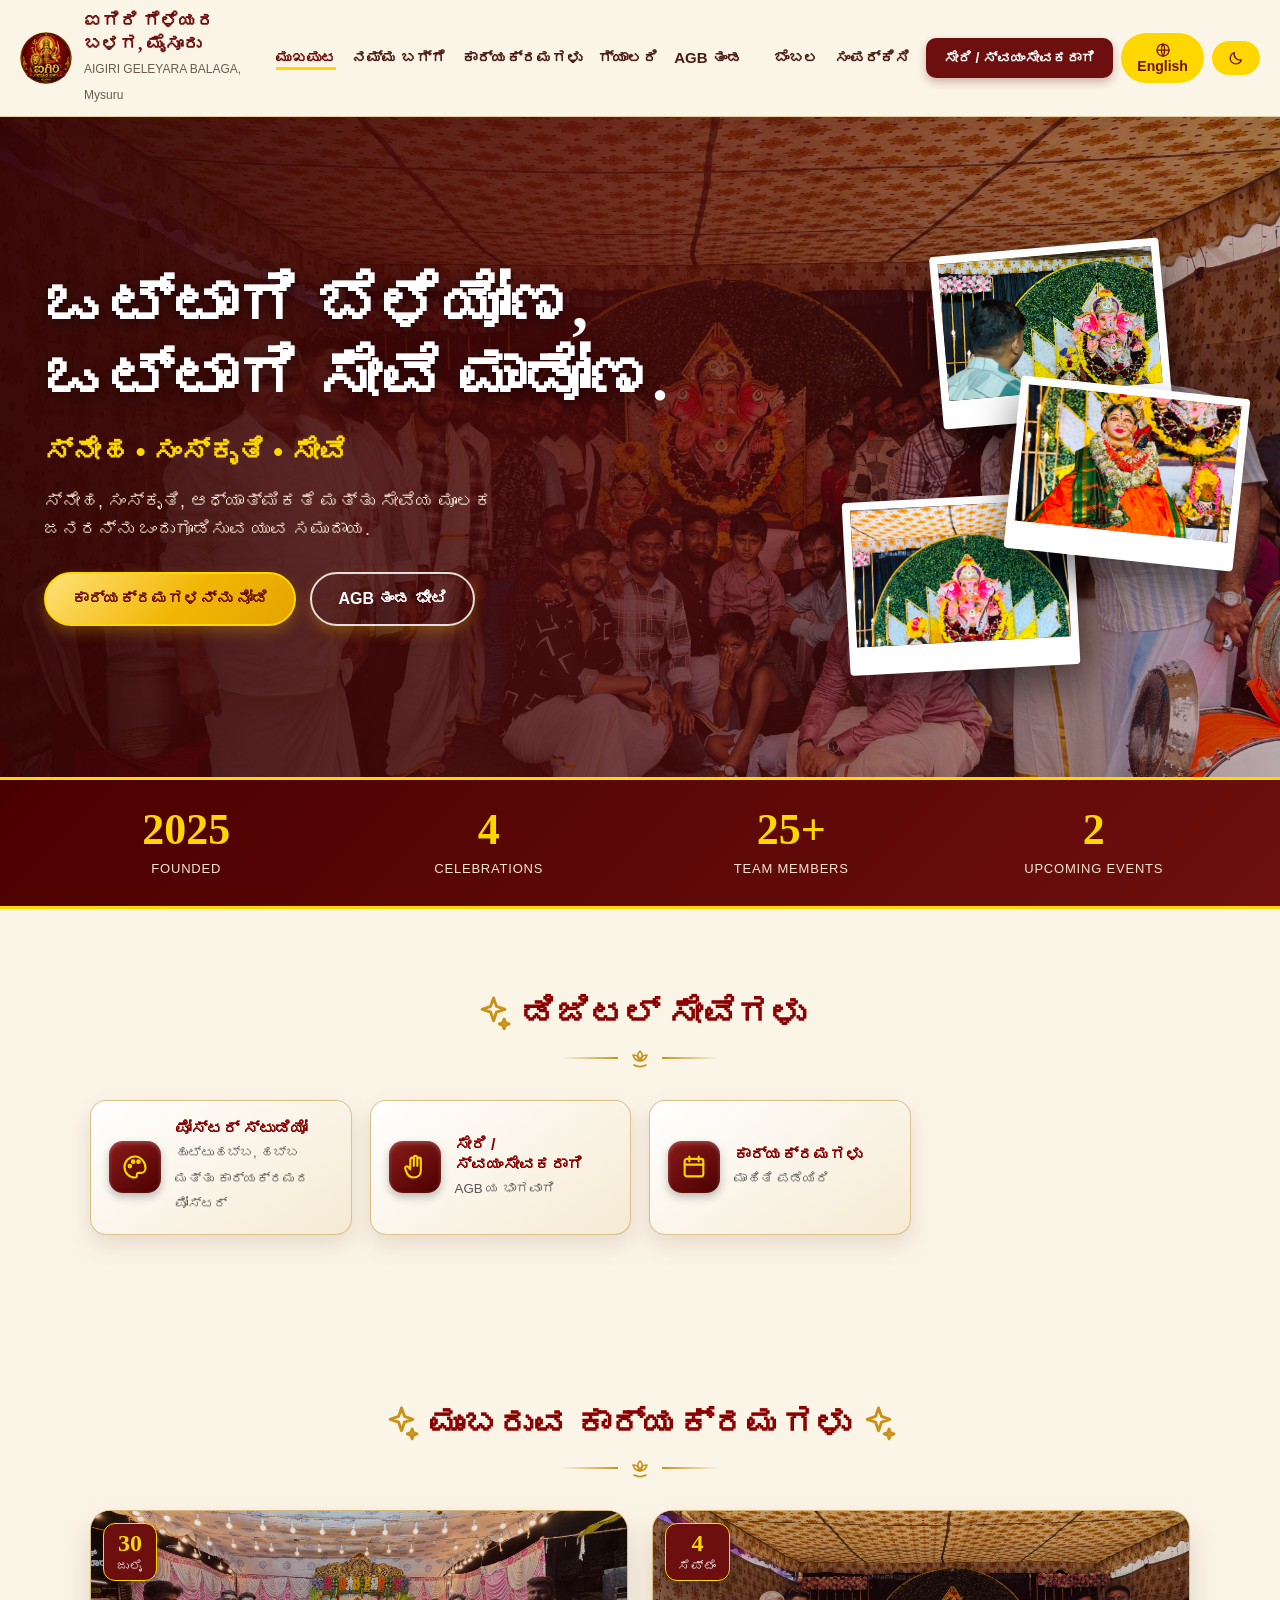
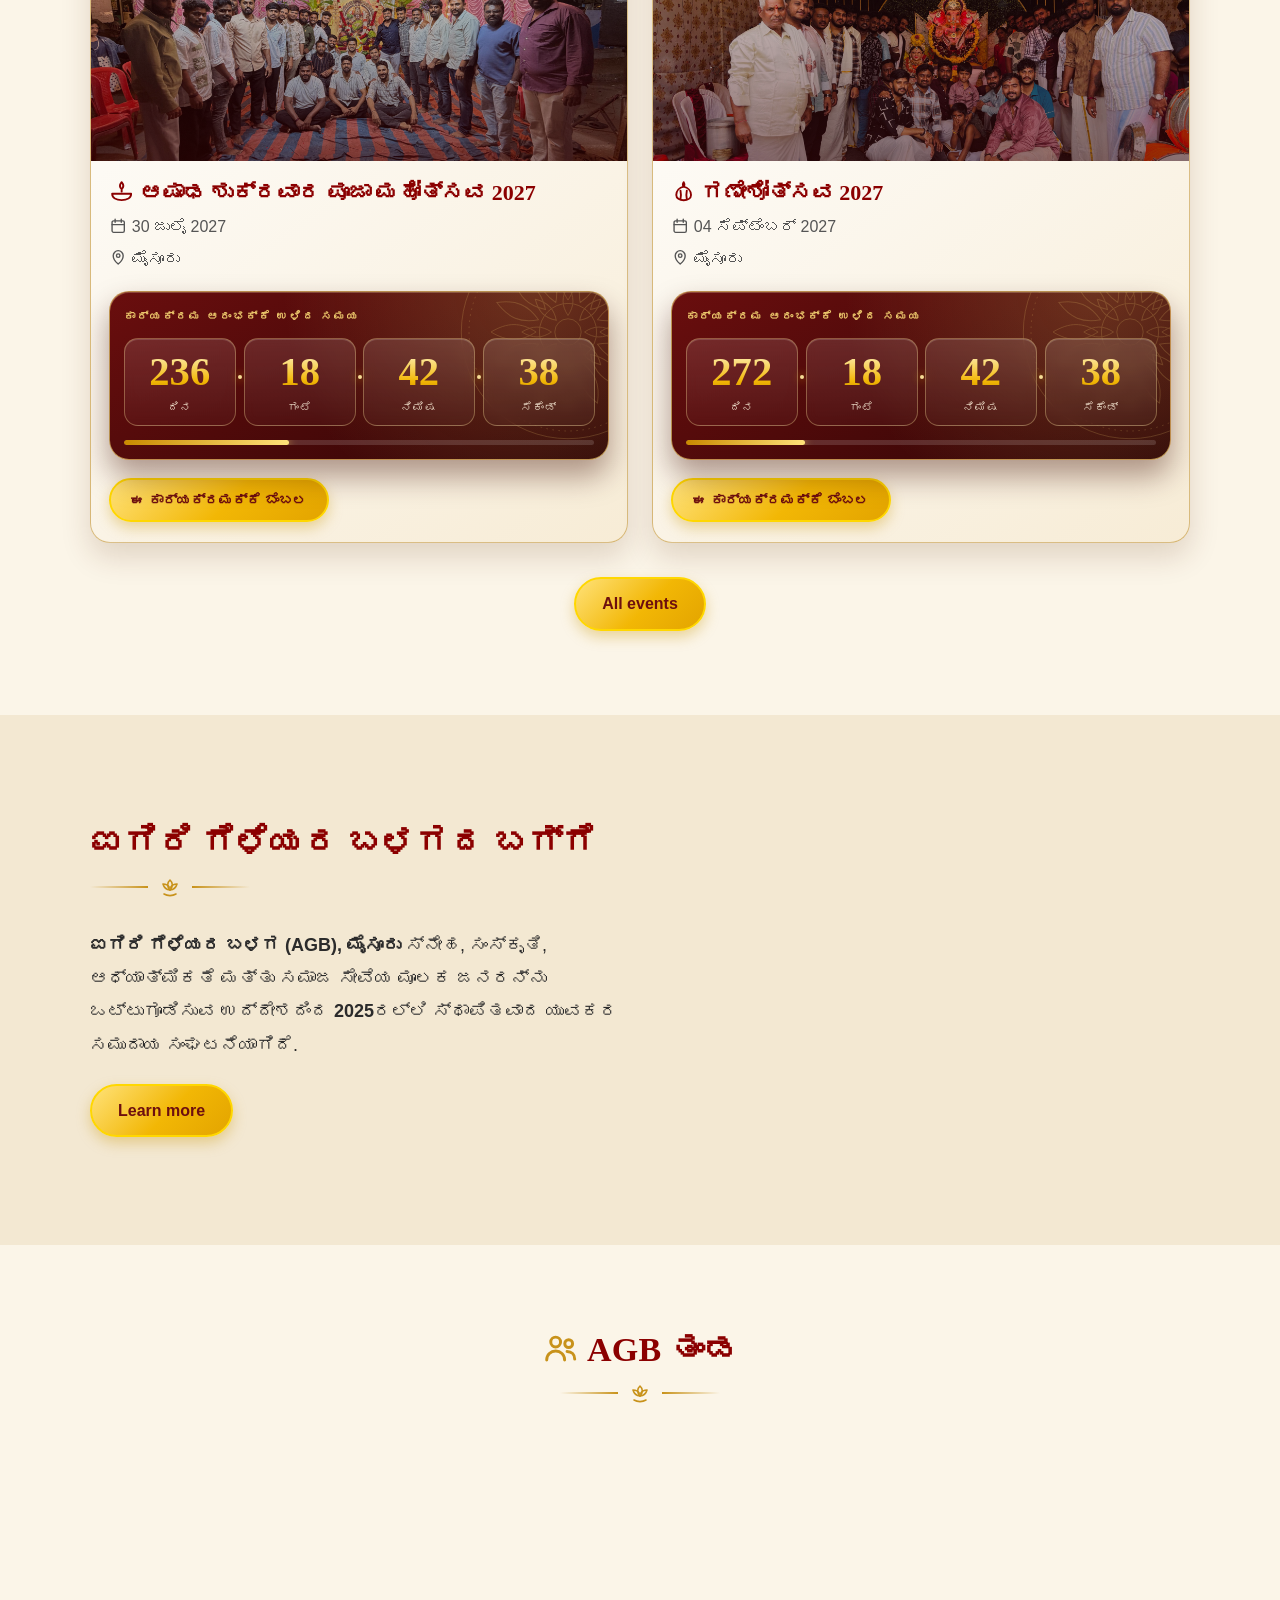
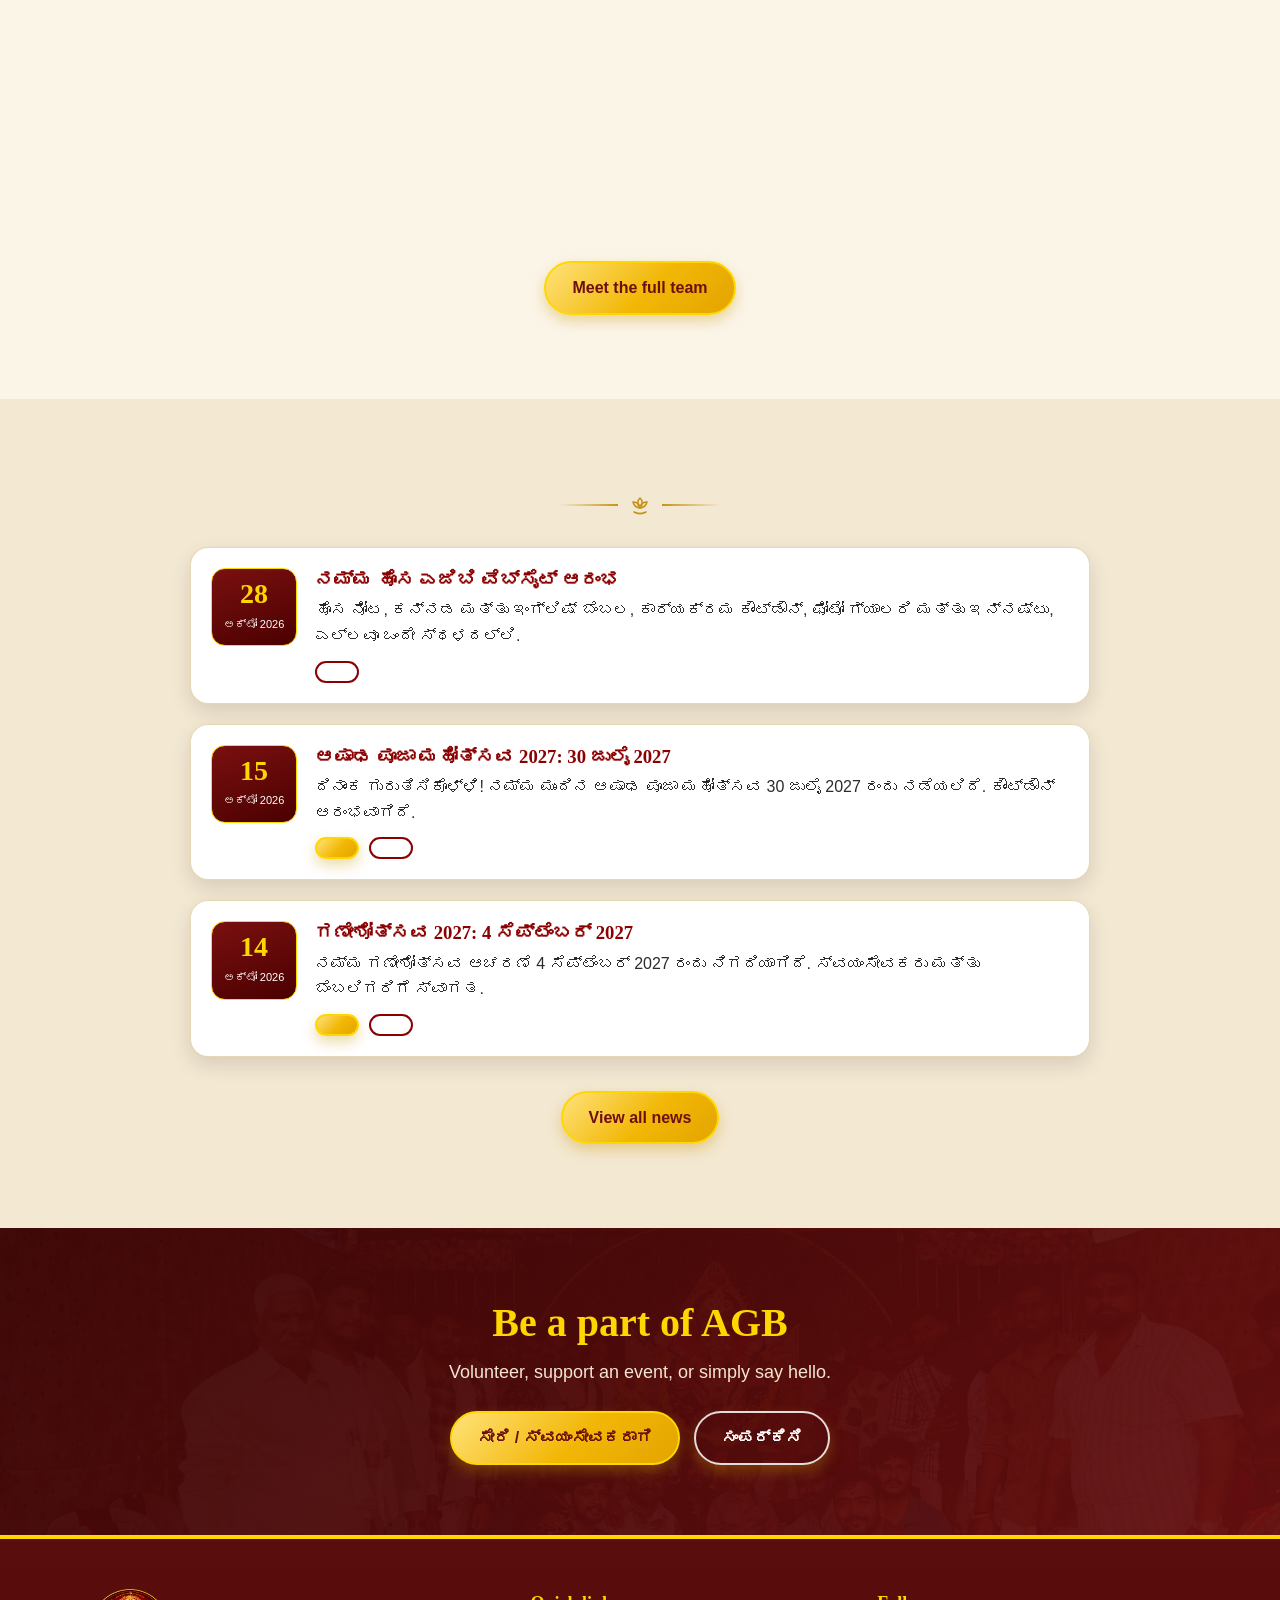
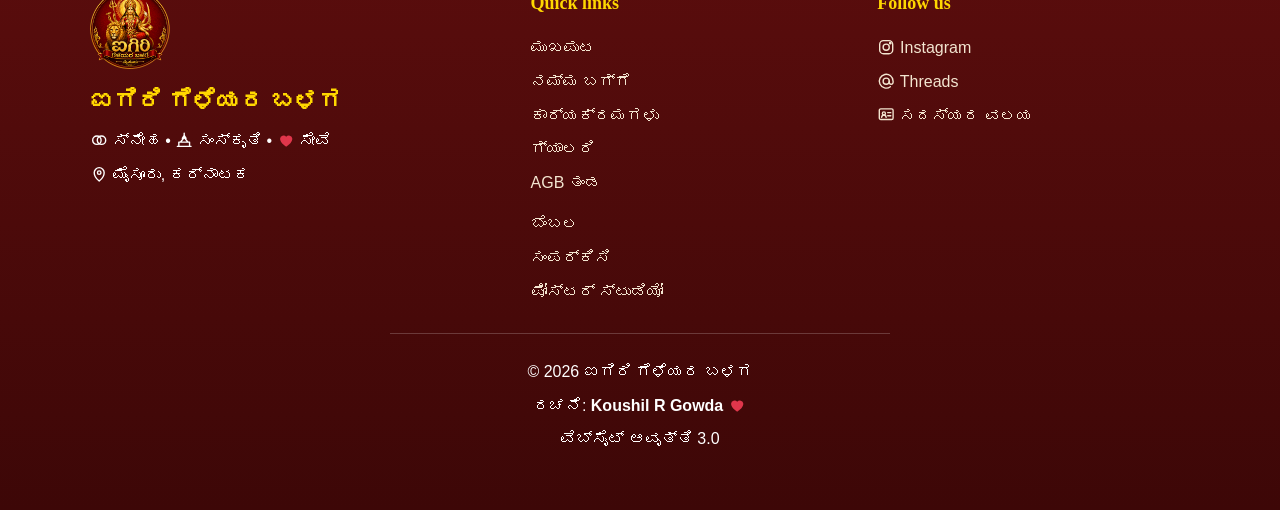
<file: index.html>
<!DOCTYPE html>
<html lang="kn">
<head>
<meta charset="UTF-8">
<meta name="referrer" content="strict-origin-when-cross-origin">
<meta name="robots" content="index,follow">
<meta name="author" content="Koushil R Gowda">
<meta name="copyright" content="AIGIRI GELEYARA BALAGA, Mysuru">
<meta name="description" content="Official website of AIGIRI GELEYARA BALAGA, Mysuru.">
<meta name="viewport" content="width=device-width, initial-scale=1.0">
<title>Home | ಐಗಿರಿ ಗೆಳೆಯರ ಬಳಗ</title>
<script>(function(){try{var r=document.documentElement;if(sessionStorage.getItem("agbDoor")==="1")r.classList.add("doors-closed");if(sessionStorage.getItem("agbSeen")==="1")r.classList.add("seen");}catch(e){}})();</script>
<script>
/* Debug helper: open the website with ?debug at the end of the address
   (example: .../aigiri-geleyara-balaga/?debug) and any JavaScript error is
   shown in a red box at the bottom of the screen. */
window.addEventListener("error", function (e) {
    if (location.search.indexOf("debug") === -1) return;
    var box = document.createElement("pre");
    box.style.cssText = "position:fixed;z-index:999999;left:0;right:0;bottom:0;margin:0;padding:10px;background:#b00020;color:#fff;font-size:12px;white-space:pre-wrap";
    box.textContent = "ERROR: " + e.message + " (" + String(e.filename || "").split("/").pop() + " line " + e.lineno + ")";
    document.body.appendChild(box);
});

/* With ?debug a small green panel at the top shows what is happening on the page. */
(function () {
    if (location.search.indexOf("debug") === -1) return;
    var last = "(tap somewhere)";

    function panel() {
        var p = document.getElementById("dbgPanel");
        if (!p) {
            p = document.createElement("pre");
            p.id = "dbgPanel";
            p.style.cssText = "position:fixed;z-index:999999;left:0;right:0;top:0;margin:0;padding:8px;background:rgba(0,0,0,.88);color:#0f0;font-size:11px;white-space:pre-wrap;pointer-events:none";
            document.body.appendChild(p);
        }
        return p;
    }

    function show() {
        var done = false;
        try { done = typeof posterFrame !== "undefined"; } catch (e) { done = false; }
        var loader = document.getElementById("loader");
        var style = loader ? getComputedStyle(loader) : null;
        var days = document.querySelector(".cd-days");
        panel().textContent =
            "DEBUG PANEL\n" +
            "script.js ran to the end: " + done + "\n" +
            "functions: language=" + (typeof changeLanguage) + " slider=" + (typeof showSlide) + "\n" +
            "loader: " + (style ? style.display + "/" + style.visibility + "/" + style.opacity : "none") + "\n" +
            "countdown days: " + (days ? days.textContent : "-") + "\n" +
            "screen: " + innerWidth + "x" + innerHeight + "\n" +
            "last tap on: " + last;
    }

    document.addEventListener("click", function (e) {
        var t = e.target;
        last = t.tagName + (t.id ? "#" + t.id : "") + (typeof t.className === "string" && t.className ? "." + t.className.split(" ")[0] : "");
        show();
    }, true);

    window.addEventListener("load", function () { setTimeout(show, 1500); setInterval(show, 2000); });
})();
</script>
<link rel="stylesheet" href="css/style.css">
<link rel="manifest" href="manifest.json">
<meta name="theme-color" content="#6d0f0f">
<link rel="icon" type="image/png" href="images/icon-192.png">
<link rel="apple-touch-icon" href="images/icon-192.png">
</head>
<body class="has-tabbar page-index">
<div id="doors" aria-hidden="true"><span class="door-mandala"></span><span class="door-seal"><img src="images/logo.png" alt=""></span></div>
<div id="loader">
<div class="lx-glow"></div>
<div class="lx-mandala"></div>
<div class="lx-embers"><i style="--x:25%;--d:2.1s;--s:6.0s;--z:5px"></i><i style="--x:65%;--d:4.2s;--s:8.0s;--z:6px"></i><i style="--x:69%;--d:0.9s;--s:6.3s;--z:3px"></i><i style="--x:5%;--d:1.9s;--s:6.5s;--z:3px"></i><i style="--x:22%;--d:4.0s;--s:5.3s;--z:4px"></i><i style="--x:92%;--d:0.2s;--s:8.0s;--z:6px"></i><i style="--x:82%;--d:2.2s;--s:7.8s;--z:6px"></i><i style="--x:92%;--d:0.6s;--s:7.8s;--z:5px"></i><i style="--x:6%;--d:0.8s;--s:7.4s;--z:3px"></i><i style="--x:6%;--d:2.3s;--s:6.4s;--z:5px"></i><i style="--x:55%;--d:2.4s;--s:5.2s;--z:3px"></i><i style="--x:64%;--d:4.3s;--s:5.3s;--z:4px"></i><i style="--x:30%;--d:3.4s;--s:7.3s;--z:3px"></i><i style="--x:19%;--d:2.8s;--s:6.5s;--z:6px"></i><i style="--x:29%;--d:1.7s;--s:5.0s;--z:6px"></i><i style="--x:41%;--d:1.8s;--s:6.1s;--z:6px"></i><i style="--x:44%;--d:5.0s;--s:5.9s;--z:3px"></i><i style="--x:15%;--d:0.8s;--s:7.0s;--z:6px"></i></div>
<div class="lx-stage">
<svg class="lx-ring" viewBox="0 0 200 200" aria-hidden="true"><circle cx="100" cy="100" r="94" pathLength="100"/></svg>
<div class="lx-dash"></div>
<img class="lx-logo" src="images/logo.png" alt="AGB Logo">
</div>
<h1 class="lx-title">ಐಗಿರಿ ಗೆಳೆಯರ ಬಳಗ</h1>
<h2 class="lx-sub">AIGIRI GELEYARA BALAGA</h2>
<p class="lx-motto">ಸೇವೆ • ಸ್ನೇಹ • ಸಂಸ್ಕೃತಿ</p>
<div class="lx-line"><span></span></div>
</div>
<header>
<svg width="0" height="0" style="position:absolute" aria-hidden="true" focusable="false"><symbol id="i-lamp" viewBox="0 0 24 24"><path d="M3 14c0 4 4 6 9 6s9-2 9-6H3z"/><path d="M12 3c2 2.4 2.6 4.3 0 6.6-2.6-2.3-2-4.2 0-6.6z"/><path d="M12 10.5V12"/></symbol><symbol id="i-lotus" viewBox="0 0 24 24"><path d="M12 5c2.8 2.6 3.2 6 0 10-3.2-4-2.8-7.4 0-10z"/><path d="M12 15c-3.5-.3-6-2.4-7-6 3 0 5.2 1.2 6.2 3.2"/><path d="M12 15c3.5-.3 6-2.4 7-6-3 0-5.2 1.2-6.2 3.2"/><path d="M6 19c2 1.2 4 1.6 6 1.6s4-.4 6-1.6"/></symbol><symbol id="i-modak" viewBox="0 0 24 24"><path d="M12 3c1.2 2 .8 3.2 0 4.2 4 .8 7 4 7 8 0 3-3 5-7 5s-7-2-7-5c0-4 3-7.2 7-8-.8-1-1.2-2.2 0-4.2z"/><path d="M9 11c.6 3 .6 5.5 0 8M15 11c-.6 3-.6 5.5 0 8"/></symbol><symbol id="i-calendar" viewBox="0 0 24 24"><rect x="4" y="5" width="16" height="15" rx="2"/><path d="M4 10h16M8 3v4M16 3v4"/></symbol><symbol id="i-pin" viewBox="0 0 24 24"><path d="M12 21s-6.5-5.6-6.5-11a6.5 6.5 0 0113 0c0 5.4-6.5 11-6.5 11z"/><circle cx="12" cy="10" r="2.3"/></symbol><symbol id="i-people" viewBox="0 0 24 24"><circle cx="9" cy="8" r="3"/><path d="M3.5 19c0-3.2 2.5-5.5 5.5-5.5s5.5 2.3 5.5 5.5"/><circle cx="17" cy="9" r="2.4"/><path d="M16 13.8c2.8 0 4.7 1.9 4.7 4.7"/></symbol><symbol id="i-camera" viewBox="0 0 24 24"><rect x="3.5" y="3.5" width="17" height="17" rx="5"/><circle cx="12" cy="12" r="4"/><circle cx="17.3" cy="6.7" r=".9" fill="currentColor"/></symbol><symbol id="i-heart" viewBox="0 0 24 24"><path d="M12 20.5s-8-4.7-8-10.3A4.6 4.6 0 0112 7.6a4.6 4.6 0 018 2.6c0 5.6-8 10.3-8 10.3z" fill="currentColor" stroke="none"/></symbol><symbol id="i-united" viewBox="0 0 24 24"><circle cx="9" cy="12" r="5.5"/><circle cx="15" cy="12" r="5.5"/></symbol><symbol id="i-temple" viewBox="0 0 24 24"><path d="M12 2.8v3M9.5 9.5L12 5.8l2.5 3.7M7.5 14L12 8.6l4.5 5.4M5 20v-5.5h14V20M3 20h18"/></symbol><symbol id="i-idcard" viewBox="0 0 24 24"><rect x="3" y="5" width="18" height="14" rx="2"/><circle cx="9" cy="11" r="2"/><path d="M6 16c.4-2 1.6-3 3-3s2.6 1 3 3M14 10h4M14 14h4"/></symbol><symbol id="i-palette" viewBox="0 0 24 24"><path d="M12 3a9 9 0 100 18c1.2 0 1.9-.9 1.6-1.9-.3-1.1.4-2.1 1.5-2.1H17a4 4 0 004-4c0-5-4-10-9-10z"/><circle cx="7.6" cy="11.2" r="1.1"/><circle cx="10.4" cy="7.4" r="1.1"/><circle cx="15" cy="7.4" r="1.1"/></symbol><symbol id="i-cake" viewBox="0 0 24 24"><path d="M4 20v-6h16v6zM6.5 14v-3h11v3M12 11V8"/><path d="M12 3.6c.8.9.8 1.6 0 2.2-.8-.6-.8-1.3 0-2.2z"/></symbol><symbol id="i-unlock" viewBox="0 0 24 24"><rect x="5" y="11" width="14" height="9" rx="2"/><path d="M8 11V8a4 4 0 017.5-1.8"/></symbol><symbol id="i-lock" viewBox="0 0 24 24"><rect x="5" y="11" width="14" height="9" rx="2"/><path d="M8 11V8a4 4 0 018 0v3"/></symbol><symbol id="i-door" viewBox="0 0 24 24"><path d="M10 4H6a2 2 0 00-2 2v12a2 2 0 002 2h4M15 8l4 4-4 4M19 12H9"/></symbol><symbol id="i-download" viewBox="0 0 24 24"><path d="M12 4v11M7.5 11l4.5 4.5 4.5-4.5M5 20h14"/></symbol><symbol id="i-document" viewBox="0 0 24 24"><path d="M7 3h7l4 4v14H7zM14 3v4h4M9.5 12h6M9.5 16h6"/></symbol><symbol id="i-printer" viewBox="0 0 24 24"><path d="M7 9V4h10v5M7 17H5a1.5 1.5 0 01-1.5-1.5v-5A1.5 1.5 0 015 9h14a1.5 1.5 0 011.5 1.5v5A1.5 1.5 0 0119 17h-2M7 14h10v7H7z"/></symbol><symbol id="i-check" viewBox="0 0 24 24"><circle cx="12" cy="12" r="9"/><path d="M8 12.3l2.7 2.7L16 9.5"/></symbol><symbol id="i-tick" viewBox="0 0 24 24"><path d="M5 12.5l4.5 4.5L19 7.5"/></symbol><symbol id="i-hourglass" viewBox="0 0 24 24"><path d="M7 3h10M7 21h10M8 3c0 5 3 6 4 9-1 3-4 4-4 9M16 3c0 5-3 6-4 9 1 3 4 4 4 9"/></symbol><symbol id="i-cross" viewBox="0 0 24 24"><circle cx="12" cy="12" r="9"/><path d="M9 9l6 6M15 9l-6 6"/></symbol><symbol id="i-warning" viewBox="0 0 24 24"><path d="M12 3.5l9 16H3zM12 10v4.5M12 17.2v.1"/></symbol><symbol id="i-sparkle" viewBox="0 0 24 24"><path d="M12 3l1.8 5.2L19 10l-5.2 1.8L12 17l-1.8-5.2L5 10l5.2-1.8zM18.5 16l.8 2.2 2.2.8-2.2.8-.8 2.2-.8-2.2-2.2-.8 2.2-.8z"/></symbol><symbol id="i-phone" viewBox="0 0 24 24"><path d="M6.5 3.5h3l1.5 4-2 1.3a11 11 0 005.2 5.2l1.3-2 4 1.5v3a2.5 2.5 0 01-2.7 2.5C10 18.5 5.5 14 4.2 6.2A2.5 2.5 0 016.5 3.5z"/></symbol><symbol id="i-mail" viewBox="0 0 24 24"><rect x="3" y="5" width="18" height="14" rx="2"/><path d="M3.5 7l8.5 6 8.5-6"/></symbol><symbol id="i-map" viewBox="0 0 24 24"><path d="M9 4L3.5 6v14L9 18l6 2 5.5-2V4L15 6zM9 4v14M15 6v14"/></symbol><symbol id="i-at" viewBox="0 0 24 24"><circle cx="12" cy="12" r="4"/><path d="M16 12v1.5a2.5 2.5 0 005 0V12a9 9 0 10-3.6 7.2"/></symbol><symbol id="i-globe" viewBox="0 0 24 24"><circle cx="12" cy="12" r="9"/><path d="M3 12h18M12 3c3 3 3 15 0 18M12 3c-3 3-3 15 0 18"/></symbol><symbol id="i-moon" viewBox="0 0 24 24"><path d="M20 14.5A8.5 8.5 0 019.5 4a8.5 8.5 0 1010.5 10.5z"/></symbol><symbol id="i-sun" viewBox="0 0 24 24"><circle cx="12" cy="12" r="4"/><path d="M12 2.5V5M12 19v2.5M2.5 12H5M19 12h2.5M5.2 5.2L7 7M17 17l1.8 1.8M18.8 5.2L17 7M7 17l-1.8 1.8"/></symbol><symbol id="i-arrowup" viewBox="0 0 24 24"><path d="M12 19V6M6.5 11.5L12 6l5.5 5.5"/></symbol><symbol id="i-gift" viewBox="0 0 24 24"><rect x="4" y="10" width="16" height="10" rx="1"/><rect x="3" y="7" width="18" height="3"/><path d="M12 7v13M12 7C10 7 8 6 8 4.5S10 3 12 7c2-4 4-3 4-2.5S14 7 12 7"/></symbol><symbol id="i-bowl" viewBox="0 0 24 24"><path d="M3.5 11h17a8.5 7 0 01-17 0zM8 7c0-1.5 1.5-1.5 1.5-3M12 7c0-1.5 1.5-1.5 1.5-3M16 7c0-1.5 1.5-1.5 1.5-3"/></symbol><symbol id="i-music" viewBox="0 0 24 24"><path d="M9 18V6l10-2v12M9 18a2.5 2.5 0 11-5 0 2.5 2.5 0 015 0zM19 16a2.5 2.5 0 11-5 0 2.5 2.5 0 015 0z"/></symbol><symbol id="i-hand" viewBox="0 0 24 24"><path d="M8 12V5.5a1.5 1.5 0 013 0V11M11 11V4a1.5 1.5 0 013 0v7M14 11V5.5a1.5 1.5 0 013 0V15c0 3.5-2.5 6-6 6s-5.5-2-6.5-5l-1-3a1.5 1.5 0 012.7-1L8 14"/></symbol><symbol id="i-clock" viewBox="0 0 24 24"><circle cx="12" cy="12" r="9"/><path d="M12 7v5l3.5 2"/></symbol><symbol id="i-namaste" viewBox="0 0 24 24"><path d="M12 20c-3.5 0-6-2.2-6-5.5 0-3 2-5 4.2-7 .6-.5 1.8-.5 1.8-1.5 0 1 1.2 1 1.8 1.5 2.2 2 4.2 4 4.2 7 0 3.3-2.5 5.5-6 5.5zM12 7v13"/></symbol><symbol id="i-chat" viewBox="0 0 24 24"><path d="M4.5 5.5h15v10.5H10l-4.5 4v-4h-1z"/></symbol><symbol id="i-play" viewBox="0 0 24 24"><path d="M8 5v14l11-7z" fill="currentColor" stroke="none"/></symbol><symbol id="i-diamond" viewBox="0 0 24 24"><path d="M12 4l6 8-6 8-6-8z" fill="currentColor" stroke="none"/></symbol><symbol id="i-user" viewBox="0 0 24 24"><circle cx="12" cy="8" r="4"/><path d="M4.5 20c.8-4 3.7-6 7.5-6s6.700 2 7.500 6"/></symbol><symbol id="i-wrench" viewBox="0 0 24 24"><path d="M14.5 6.5a4 4 0 00-5 5L4 17l3 3 5.500-5.500a4 4 0 005-5l-2.500 2.500-2.500-.5-.5-2.500z"/></symbol><symbol id="i-home" viewBox="0 0 24 24"><path d="M4 11l8-7 8 7M6 10v10h12V10M10 20v-5h4v5"/></symbol><symbol id="i-image" viewBox="0 0 24 24"><rect x="3" y="4" width="18" height="16" rx="2"/><circle cx="9" cy="10" r="1.800"/><path d="M3.500 17l5-5 4 4 3-3 5 5"/></symbol></svg>
<nav class="navbar">
<a class="logo" href="index.html">
<img src="images/logo.png" alt="Logo" width="52" height="52">
<div>
<h2>ಐಗಿರಿ ಗೆಳೆಯರ ಬಳಗ, ಮೈಸೂರು</h2>
<small>AIGIRI GELEYARA BALAGA, Mysuru</small>
</div>
</a>
<button class="menu-toggle" id="menuToggle" aria-label="Menu">☰</button>
<ul class="nav-links">
<li><a href="index.html" class="active" data-i18n="nav-home"></a></li>
<li><a href="about.html" data-i18n="nav-about"></a></li>
<li><a href="events.html" data-i18n="nav-events"></a></li>
<li><a href="gallery.html" data-i18n="nav-gallery"></a></li>
<li><a href="team.html" data-i18n="nav-team"></a></li>
<li><a href="news.html" data-i18n="nav-news"></a></li>
<li><a href="support.html" data-i18n="nav-sponsor"></a></li>
<li><a href="contact.html" data-i18n="nav-contact"></a></li>
<li class="nav-extra"><a href="poster.html" data-i18n="sheet-birthday">Birthday Poster</a></li>
</ul>
<div class="actions">
<a class="join-btn" href="support.html" data-i18n="nav-join">Join / Volunteer</a>
<button id="langBtn">🌐 English</button>
<button id="themeBtn">🌙</button>
</div>
</nav>
</header>

<section id="home" class="hero2">
<div class="hero2-bg"></div>
<div class="wrap-wide hero2-grid">
<div class="hero2-text">
<h1 data-i18n="hero2-title">Together We Grow,<br>Together We Serve.</h1>
<p class="hero2-tag" data-i18n="hero2-tag">Friendship • Culture • Service</p>
<p class="hero2-sub" data-i18n="hero2-sub">A youth community bringing people together through friendship, culture, spirituality and service.</p>
<div class="hero2-buttons">
<a href="events.html" class="btn" data-i18n="btn-explore">Explore Events</a>
<a href="team.html" class="btn btn-outline hide-phone" data-i18n="btn-meet">Meet AGB</a>
<a href="support.html" class="btn btn-outline show-phone" data-i18n="nav-join">Join / Volunteer</a>
</div>
</div>
<div class="polaroids" aria-hidden="true">
<img src="images/gallery-slider/photo2.jpg" alt="">
<img src="images/gallery-slider/photo3.jpg" alt="">
<img src="images/gallery-slider/photo4.jpg" alt="">
</div>
</div>
</section>
<section class="stats"><div class="wrap-wide stats-grid">
<div class="stat"><b data-count="2025">2025</b><span data-i18n="stat-founded">Founded</span></div>
<div class="stat"><b data-count="4">4</b><span data-i18n="stat-celebrations">Celebrations</span></div>
<div class="stat"><b data-count="25" data-suffix="+">25+</b><span data-i18n="stat-members">Team members</span></div>
<div class="stat"><b data-count="2">2</b><span data-i18n="stat-upcoming">Upcoming events</span></div>
</div></section>
<section class="section eco-section">
<div class="wrap">
<h2 class="section-title" data-i18n="de-title">✨ Digital Ecosystem</h2>
<div class="eco">
<a href="poster.html"><span class="eco-icon">🎨</span><span><b data-i18n="de-poster">Poster Studio</b><small data-i18n="de-poster-s">Celebrate special moments</small></span></a>
<a href="support.html"><span class="eco-icon">🙋</span><span><b data-i18n="de-join">Join / Volunteer</b><small data-i18n="de-join-s">Be part of AGB</small></span></a>
<a href="events.html"><span class="eco-icon">📅</span><span><b data-i18n="de-events">Events</b><small data-i18n="de-events-s">Stay updated</small></span></a>
</div>
</div>
</section>
<section class="section" id="home-events"><div class="wrap">
<h2 class="section-title" data-i18n="upcoming-title"></h2>
<div class="cards two">
<article class="evt countdown-card" data-date="2027-07-30T00:00:00">
<div class="evt-photo" style="background-image:url('images/events/ashada-2026/photo10.jpg')"><div class="evt-badge"><b class="evt-day"></b><span class="evt-mon"></span></div></div>
<div class="evt-body">
<h3><span data-i18n="t-ashada">🪔 Ashada Pooja Mahotsava</span> 2027</h3>
<p class="evt-meta" data-i18n="d-ashada27">📅 30 July 2027</p>
<p class="evt-meta" data-i18n="evt-venue">📍 Mysuru</p>
<div class="countdown royal">
<cd-head data-i18n="cd-starts">Event starts in</cd-head>
<cd-row>
<cd-tile><cd-num class="cd-days">0</cd-num><cd-label data-i18n="cd-days">Days</cd-label></cd-tile>
<cd-tile><cd-num class="cd-hours">00</cd-num><cd-label data-i18n="cd-hours">Hours</cd-label></cd-tile>
<cd-tile><cd-num class="cd-mins">00</cd-num><cd-label data-i18n="cd-mins">Min</cd-label></cd-tile>
<cd-tile><cd-num class="cd-secs">00</cd-num><cd-label data-i18n="cd-secs">Sec</cd-label></cd-tile>
</cd-row>
<cd-bar><cd-fill></cd-fill></cd-bar>
</div>
<a class="btn btn-sm" href="support.html" data-i18n="evt-support">Support this event</a>
</div>
</article>
<article class="evt countdown-card" data-date="2027-09-04T00:00:00">
<div class="evt-photo" style="background-image:url('images/gallery-slider/photo1.jpg')"><div class="evt-badge"><b class="evt-day"></b><span class="evt-mon"></span></div></div>
<div class="evt-body">
<h3><span data-i18n="t-ganesh">🐘 Ganeshotsava</span> 2027</h3>
<p class="evt-meta" data-i18n="d-ganesh27">📅 04 September 2027</p>
<p class="evt-meta" data-i18n="evt-venue">📍 Mysuru</p>
<div class="countdown royal">
<cd-head data-i18n="cd-starts">Event starts in</cd-head>
<cd-row>
<cd-tile><cd-num class="cd-days">0</cd-num><cd-label data-i18n="cd-days">Days</cd-label></cd-tile>
<cd-tile><cd-num class="cd-hours">00</cd-num><cd-label data-i18n="cd-hours">Hours</cd-label></cd-tile>
<cd-tile><cd-num class="cd-mins">00</cd-num><cd-label data-i18n="cd-mins">Min</cd-label></cd-tile>
<cd-tile><cd-num class="cd-secs">00</cd-num><cd-label data-i18n="cd-secs">Sec</cd-label></cd-tile>
</cd-row>
<cd-bar><cd-fill></cd-fill></cd-bar>
</div>
<a class="btn btn-sm" href="support.html" data-i18n="evt-support">Support this event</a>
</div>
</article>
</div>
<div class="center"><a class="btn" href="events.html" data-i18n="more-events">All events</a></div>
</div></section>
<section class="section alt"><div class="wrap about-grid">
<div class="about-copy"><h2 class="section-title left" data-i18n="about-title"></h2><p data-i18n="about-p1"></p><a class="btn" href="about.html" data-i18n="learn-more">Learn more</a></div>
<div class="about-card"><h3 data-i18n="about-sub"></h3><ol class="tl">
<li class="tl-step"><b>2025</b><span data-i18n="tl1">AGB established</span></li>
<li class="tl-step"><b>2025 – 2026</b><span data-i18n="tl2">Celebrations &amp; community activities</span></li>
<li class="tl-step"><b>2027</b><span data-i18n="tl3">Future growth</span></li>
</ol></div>
</div></section>
<section class="section"><div class="wrap">
<h2 class="section-title" data-i18n="team-title"></h2>
<div class="team-grid preview">
<div class="team-card">
<img src="images/team/member1.jpg" alt="Abhishek S" width="120" height="120" loading="lazy">
<h3>Abhishek S</h3>
</div>
<div class="team-card">
<img src="images/team/member2.jpg" alt="Sourav sumanth" width="120" height="120" loading="lazy">
<h3>Sourav sumanth</h3>
</div>
<div class="team-card">
<img src="images/team/member3.jpg" alt="suni" width="120" height="120" loading="lazy">
<h3>suni</h3>
</div>
<div class="team-card">
<img src="images/team/member4.jpg" alt="Hemanth" width="120" height="120" loading="lazy">
<h3>Hemanth</h3>
</div>
<div class="team-card">
<img src="images/team/member5.jpg" alt="chandan" width="120" height="120" loading="lazy">
<h3>chandan</h3>
</div>
<div class="team-card">
<img src="images/team/member6.jpg" alt="Rakesh" width="120" height="120" loading="lazy">
<h3>Rakesh</h3>
</div>
<div class="team-card">
<img src="images/team/member7.jpg" alt="Amruth" width="120" height="120" loading="lazy">
<h3>Amruth</h3>
</div>
<div class="team-card">
<img src="images/team/member8.jpg" alt="Ramesh" width="120" height="120" loading="lazy">
<h3>Ramesh</h3>
</div>
<div class="team-card">
<img src="images/team/member9.jpg" alt="preethu" width="120" height="120" loading="lazy">
<h3>preethu</h3>
</div>
<div class="team-card">
<img src="images/team/member10.jpg" alt="Koushil" width="120" height="120" loading="lazy">
<h3>Koushil</h3>
</div>
<div class="team-card">
<img src="images/team/member11.jpg" alt="Sunil B" width="120" height="120" loading="lazy">
<h3>Sunil B</h3>
</div>
<div class="team-card">
<img src="images/team/member12.jpg" alt="Kishan" width="120" height="120" loading="lazy">
<h3>Kishan</h3>
</div>
<div class="team-card">
<img src="images/team/member13.jpg" alt="Pawan boregowda" width="120" height="120" loading="lazy">
<h3>Pawan boregowda</h3>
</div>
<div class="team-card">
<img src="images/team/member14.jpg" alt="Akhilesh" width="120" height="120" loading="lazy">
<h3>Akhilesh</h3>
</div>
<div class="team-card">
<img src="images/team/member15.jpg" alt="Yashwant" width="120" height="120" loading="lazy">
<h3>Yashwant</h3>
</div>
<div class="team-card">
<img src="images/team/member16.jpg" alt="Dhanush" width="120" height="120" loading="lazy">
<h3>Dhanush</h3>
</div>
<div class="team-card">
<img src="images/team/member17.jpg" alt="Nithish" width="120" height="120" loading="lazy">
<h3>Nithish</h3>
</div>
<div class="team-card">
<img src="images/team/member18.jpg" alt="sunil Dio" width="120" height="120" loading="lazy">
<h3>sunil Dio</h3>
</div>
<div class="team-card">
<img src="images/team/member19.jpg" alt="Ravi Nayak" width="120" height="120" loading="lazy">
<h3>Ravi Nayak</h3>
</div>
<div class="team-card">
<img src="images/team/member20.jpg" alt="Rohan" width="120" height="120" loading="lazy">
<h3>Rohan</h3>
</div>
<div class="team-card">
<img src="images/team/member21.jpg" alt="Nuthan" width="120" height="120" loading="lazy">
<h3>Nuthan</h3>
</div>
<div class="team-card">
<img src="images/team/member22.jpg" alt="Yogesh" width="120" height="120" loading="lazy">
<h3>Yogesh</h3>
</div>
<div class="team-card">
<img src="images/team/member23.jpg" alt="Sanjay NL" width="120" height="120" loading="lazy">
<h3>Sanjay NL</h3>
</div>
<div class="team-card">
<img src="images/team/member24.jpg" alt="Prajwal R" width="120" height="120" loading="lazy">
<h3>Prajwal R</h3>
</div>
<div class="team-card">
<img src="images/team/member25.jpg" alt="Akshay" width="120" height="120" loading="lazy">
<h3>Akshay</h3>
</div>
</div>
<div class="center"><a class="btn" href="team.html" data-i18n="meet-team">Meet the full team</a></div>
</div></section>
<section class="section alt"><div class="wrap">
<h2 class="section-title" data-i18n="news-latest"></h2>
<div class="news-list" id="homeNews"></div>
<div class="center"><a class="btn" href="news.html" data-i18n="news-all">View all news</a></div>
</div></section>
<section class="cta-band"><div class="wrap-wide">
<h2 data-i18n="cta-title">Be a part of AGB</h2>
<p data-i18n="cta-sub">Volunteer, support an event, or simply say hello.</p>
<div class="cta-buttons"><a class="btn" href="support.html" data-i18n="nav-join">Join / Volunteer</a><a class="btn btn-outline" href="contact.html" data-i18n="nav-contact">Contact</a></div>
</div></section>

<footer class="footer">
<div class="footer-grid">
<div class="foot-brand">
<img src="images/logo.png" class="footer-logo" alt="AGB Logo">
<h2 data-i18n="foot-name">AIGIRI GELEYARA BALAGA</h2>
<p data-i18n="foot-tag">Friendship • Culture • Service</p>
<p data-i18n="foot-place">Mysuru, Karnataka</p>
</div>
<div class="foot-col"><h4 data-i18n="foot-links">Quick links</h4>
<a href="index.html" data-i18n="nav-home"></a>
<a href="about.html" data-i18n="nav-about"></a>
<a href="events.html" data-i18n="nav-events"></a>
<a href="gallery.html" data-i18n="nav-gallery"></a>
<a href="team.html" data-i18n="nav-team"></a>
<a href="news.html" data-i18n="nav-news"></a>
<a href="support.html" data-i18n="nav-sponsor"></a>
<a href="contact.html" data-i18n="nav-contact"></a>
<a href="poster.html" data-i18n="sheet-birthday"></a>
</div>
<div class="foot-col"><h4 data-i18n="foot-follow">Follow us</h4>
<a href="https://www.instagram.com/aigiri2025?igsh=MXF0YjN5aWN6cHEwbQ==" target="_blank" rel="noopener">📷 Instagram</a>
<a href="https://www.threads.com/@aigiri2025" target="_blank" rel="noopener">🧵 Threads</a>
<a href="member.html" class="foot-member" data-i18n="foot-member">🪪 Member Zone</a>
</div>
</div>
<hr>
<p data-i18n="foot-copy">© 2026 AIGIRI GELEYARA BALAGA</p>
<p data-i18n="foot-dev">Developed with ❤️ by <b>Koushil R Gowda</b></p>
<p data-i18n="foot-ver">Website Version 3.0</p>
</footer>

<div class="sheet-backdrop" id="sheetBackdrop"></div>
<div class="sheet" id="menuSheet" aria-hidden="true">
<div class="sheet-grip"></div>
<a href="index.html"><svg class="ic" aria-hidden="true"><use href="#i-home"></use></svg><span data-i18n="nav-home">Home</span></a>
<a href="about.html"><svg class="ic" aria-hidden="true"><use href="#i-lotus"></use></svg><span data-i18n="nav-about">About</span></a>
<a href="events.html"><svg class="ic" aria-hidden="true"><use href="#i-calendar"></use></svg><span data-i18n="nav-events">Events</span></a>
<a href="gallery.html"><svg class="ic" aria-hidden="true"><use href="#i-image"></use></svg><span data-i18n="nav-gallery">Gallery</span></a>
<a href="team.html"><svg class="ic" aria-hidden="true"><use href="#i-people"></use></svg><span data-i18n="nav-team">AGB Team</span></a>
<a href="news.html"><svg class="ic" aria-hidden="true"><use href="#i-document"></use></svg><span data-i18n="nav-news">News</span></a>
<a href="support.html"><svg class="ic" aria-hidden="true"><use href="#i-united"></use></svg><span data-i18n="nav-sponsor">Support</span></a>
<a href="contact.html"><svg class="ic" aria-hidden="true"><use href="#i-phone"></use></svg><span data-i18n="nav-contact">Contact</span></a>
<a href="poster.html"><svg class="ic" aria-hidden="true"><use href="#i-palette"></use></svg><span data-i18n="sheet-birthday">Birthday Poster</span></a>
</div>
<nav class="tabbar" aria-label="Quick menu">
<a href="index.html" class="on"><span>🏠</span><em data-i18n="tab-home">Home</em></a>
<a href="events.html"><span>📅</span><em data-i18n="tab-events">Events</em></a>
<a href="gallery.html"><span>🖼️</span><em data-i18n="tab-gallery">Gallery</em></a>
<a href="support.html"><span>🤝</span><em data-i18n="tab-support">Support</em></a>
<button type="button" id="tabMenu"><span>☰</span><em data-i18n="tab-menu">Menu</em></button>
</nav>
<div id="toast" class="toast"></div>
<button id="topBtn" aria-label="Back to top">⬆</button>
<script src="js/news-data.js"></script>
<script src="js/script.js"></script>

<script>
if ("serviceWorker" in navigator) {
    navigator.serviceWorker.register("service-worker.js").then(() => console.log("Service Worker Registered"));
}
</script></body>
</html>
</file>
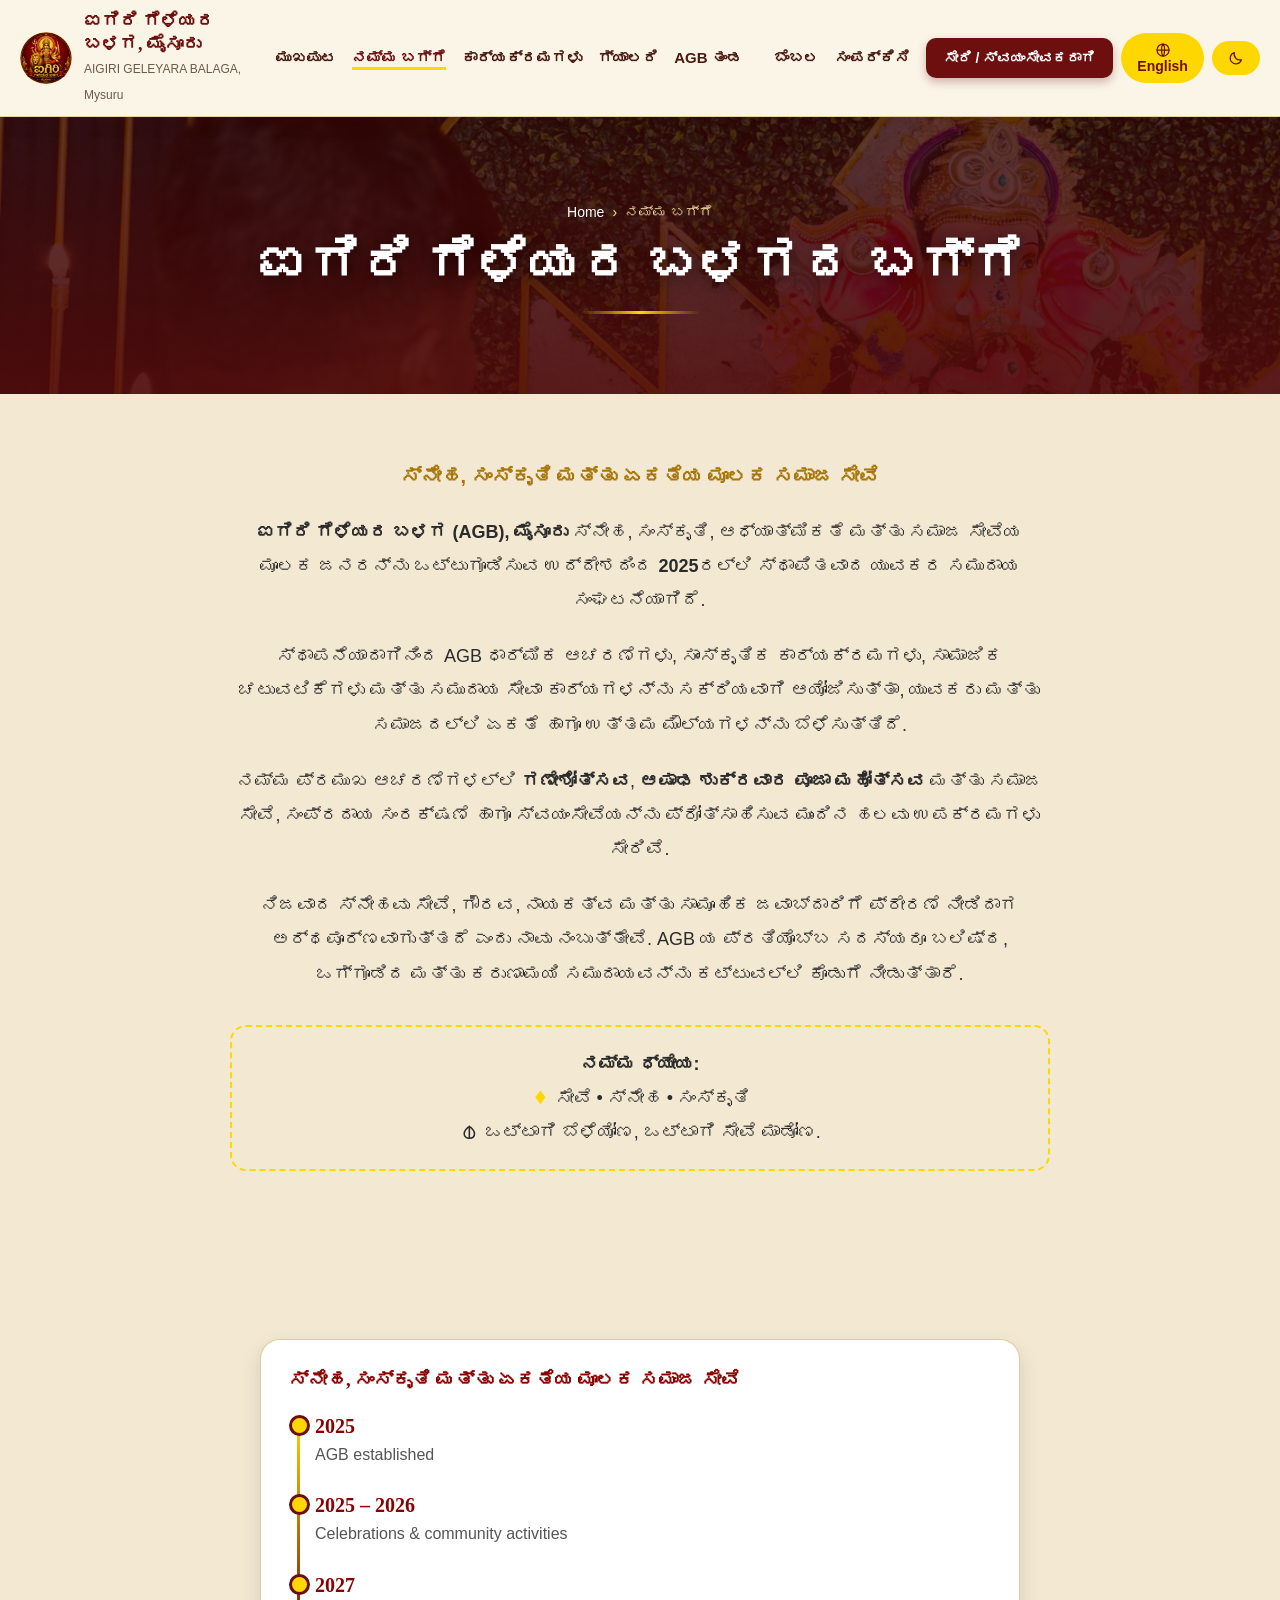
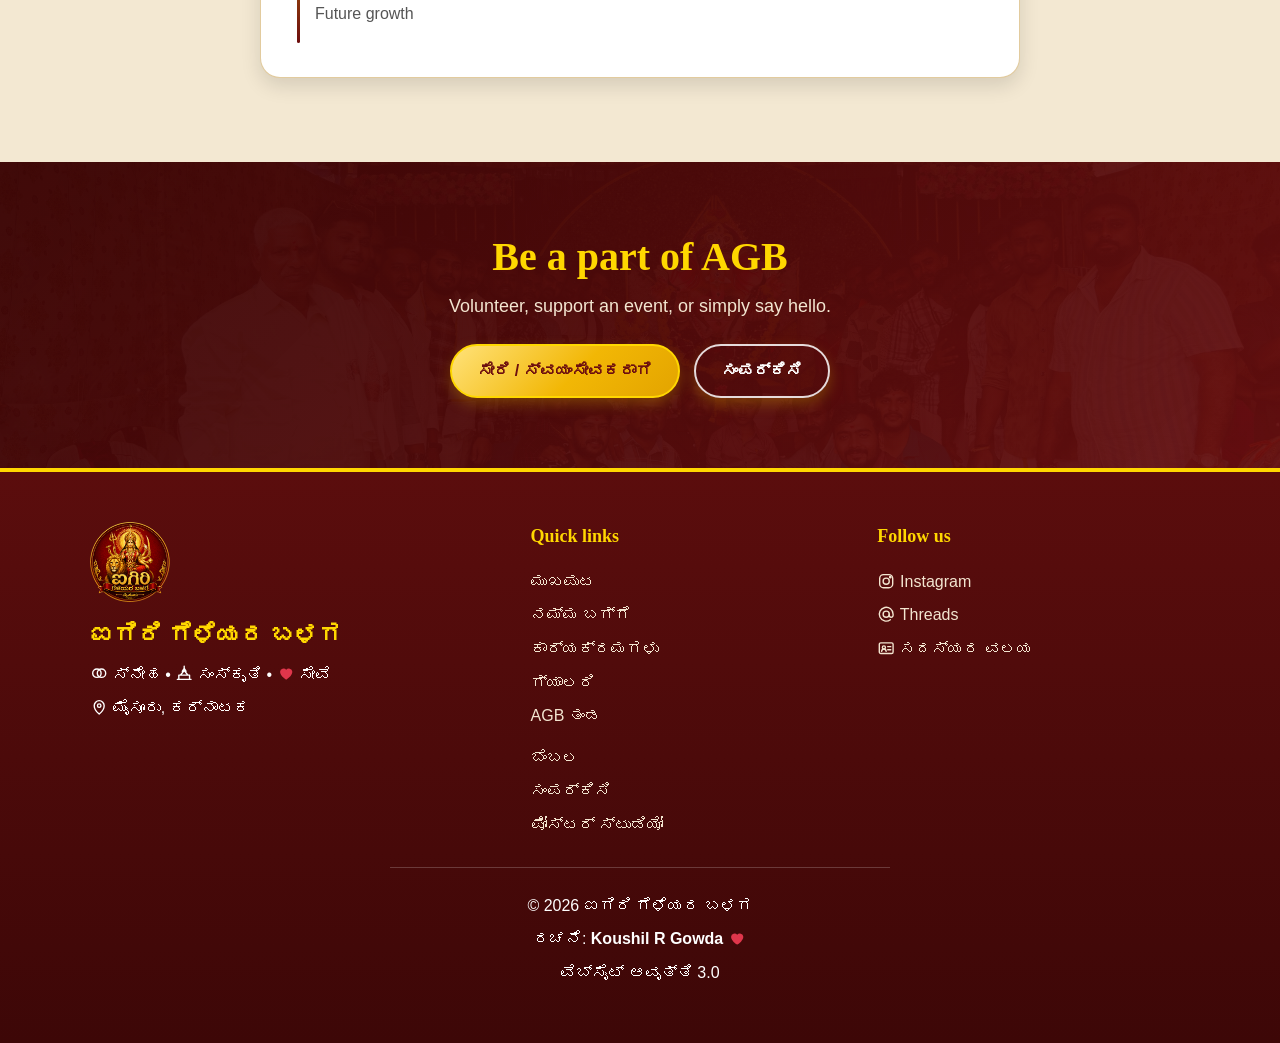
<file: about.html>
<!DOCTYPE html>
<html lang="kn">
<head>
<meta charset="UTF-8">
<meta name="referrer" content="strict-origin-when-cross-origin">
<meta name="robots" content="index,follow">
<meta name="author" content="Koushil R Gowda">
<meta name="copyright" content="AIGIRI GELEYARA BALAGA, Mysuru">
<meta name="description" content="Official website of AIGIRI GELEYARA BALAGA, Mysuru.">
<meta name="viewport" content="width=device-width, initial-scale=1.0">
<title>About | ಐಗಿರಿ ಗೆಳೆಯರ ಬಳಗ</title>
<script>(function(){try{var r=document.documentElement;if(sessionStorage.getItem("agbDoor")==="1")r.classList.add("doors-closed");if(sessionStorage.getItem("agbSeen")==="1")r.classList.add("seen");}catch(e){}})();</script>
<script>
/* Debug helper: open the website with ?debug at the end of the address
   (example: .../aigiri-geleyara-balaga/?debug) and any JavaScript error is
   shown in a red box at the bottom of the screen. */
window.addEventListener("error", function (e) {
    if (location.search.indexOf("debug") === -1) return;
    var box = document.createElement("pre");
    box.style.cssText = "position:fixed;z-index:999999;left:0;right:0;bottom:0;margin:0;padding:10px;background:#b00020;color:#fff;font-size:12px;white-space:pre-wrap";
    box.textContent = "ERROR: " + e.message + " (" + String(e.filename || "").split("/").pop() + " line " + e.lineno + ")";
    document.body.appendChild(box);
});

/* With ?debug a small green panel at the top shows what is happening on the page. */
(function () {
    if (location.search.indexOf("debug") === -1) return;
    var last = "(tap somewhere)";

    function panel() {
        var p = document.getElementById("dbgPanel");
        if (!p) {
            p = document.createElement("pre");
            p.id = "dbgPanel";
            p.style.cssText = "position:fixed;z-index:999999;left:0;right:0;top:0;margin:0;padding:8px;background:rgba(0,0,0,.88);color:#0f0;font-size:11px;white-space:pre-wrap;pointer-events:none";
            document.body.appendChild(p);
        }
        return p;
    }

    function show() {
        var done = false;
        try { done = typeof posterFrame !== "undefined"; } catch (e) { done = false; }
        var loader = document.getElementById("loader");
        var style = loader ? getComputedStyle(loader) : null;
        var days = document.querySelector(".cd-days");
        panel().textContent =
            "DEBUG PANEL\n" +
            "script.js ran to the end: " + done + "\n" +
            "functions: language=" + (typeof changeLanguage) + " slider=" + (typeof showSlide) + "\n" +
            "loader: " + (style ? style.display + "/" + style.visibility + "/" + style.opacity : "none") + "\n" +
            "countdown days: " + (days ? days.textContent : "-") + "\n" +
            "screen: " + innerWidth + "x" + innerHeight + "\n" +
            "last tap on: " + last;
    }

    document.addEventListener("click", function (e) {
        var t = e.target;
        last = t.tagName + (t.id ? "#" + t.id : "") + (typeof t.className === "string" && t.className ? "." + t.className.split(" ")[0] : "");
        show();
    }, true);

    window.addEventListener("load", function () { setTimeout(show, 1500); setInterval(show, 2000); });
})();
</script>
<link rel="stylesheet" href="css/style.css">
<link rel="manifest" href="manifest.json">
<meta name="theme-color" content="#6d0f0f">
<link rel="icon" type="image/png" href="images/icon-192.png">
<link rel="apple-touch-icon" href="images/icon-192.png">
</head>
<body class="has-tabbar page-about">
<div id="doors" aria-hidden="true"><span class="door-mandala"></span><span class="door-seal"><img src="images/logo.png" alt=""></span></div>
<div id="loader">
<div class="lx-glow"></div>
<div class="lx-mandala"></div>
<div class="lx-embers"><i style="--x:25%;--d:2.1s;--s:6.0s;--z:5px"></i><i style="--x:65%;--d:4.2s;--s:8.0s;--z:6px"></i><i style="--x:69%;--d:0.9s;--s:6.3s;--z:3px"></i><i style="--x:5%;--d:1.9s;--s:6.5s;--z:3px"></i><i style="--x:22%;--d:4.0s;--s:5.3s;--z:4px"></i><i style="--x:92%;--d:0.2s;--s:8.0s;--z:6px"></i><i style="--x:82%;--d:2.2s;--s:7.8s;--z:6px"></i><i style="--x:92%;--d:0.6s;--s:7.8s;--z:5px"></i><i style="--x:6%;--d:0.8s;--s:7.4s;--z:3px"></i><i style="--x:6%;--d:2.3s;--s:6.4s;--z:5px"></i><i style="--x:55%;--d:2.4s;--s:5.2s;--z:3px"></i><i style="--x:64%;--d:4.3s;--s:5.3s;--z:4px"></i><i style="--x:30%;--d:3.4s;--s:7.3s;--z:3px"></i><i style="--x:19%;--d:2.8s;--s:6.5s;--z:6px"></i><i style="--x:29%;--d:1.7s;--s:5.0s;--z:6px"></i><i style="--x:41%;--d:1.8s;--s:6.1s;--z:6px"></i><i style="--x:44%;--d:5.0s;--s:5.9s;--z:3px"></i><i style="--x:15%;--d:0.8s;--s:7.0s;--z:6px"></i></div>
<div class="lx-stage">
<svg class="lx-ring" viewBox="0 0 200 200" aria-hidden="true"><circle cx="100" cy="100" r="94" pathLength="100"/></svg>
<div class="lx-dash"></div>
<img class="lx-logo" src="images/logo.png" alt="AGB Logo">
</div>
<h1 class="lx-title">ಐಗಿರಿ ಗೆಳೆಯರ ಬಳಗ</h1>
<h2 class="lx-sub">AIGIRI GELEYARA BALAGA</h2>
<p class="lx-motto">ಸೇವೆ • ಸ್ನೇಹ • ಸಂಸ್ಕೃತಿ</p>
<div class="lx-line"><span></span></div>
</div>
<header>
<svg width="0" height="0" style="position:absolute" aria-hidden="true" focusable="false"><symbol id="i-lamp" viewBox="0 0 24 24"><path d="M3 14c0 4 4 6 9 6s9-2 9-6H3z"/><path d="M12 3c2 2.4 2.6 4.3 0 6.6-2.6-2.3-2-4.2 0-6.6z"/><path d="M12 10.5V12"/></symbol><symbol id="i-lotus" viewBox="0 0 24 24"><path d="M12 5c2.8 2.6 3.2 6 0 10-3.2-4-2.8-7.4 0-10z"/><path d="M12 15c-3.5-.3-6-2.4-7-6 3 0 5.2 1.2 6.2 3.2"/><path d="M12 15c3.5-.3 6-2.4 7-6-3 0-5.2 1.2-6.2 3.2"/><path d="M6 19c2 1.2 4 1.6 6 1.6s4-.4 6-1.6"/></symbol><symbol id="i-modak" viewBox="0 0 24 24"><path d="M12 3c1.2 2 .8 3.2 0 4.2 4 .8 7 4 7 8 0 3-3 5-7 5s-7-2-7-5c0-4 3-7.2 7-8-.8-1-1.2-2.2 0-4.2z"/><path d="M9 11c.6 3 .6 5.5 0 8M15 11c-.6 3-.6 5.5 0 8"/></symbol><symbol id="i-calendar" viewBox="0 0 24 24"><rect x="4" y="5" width="16" height="15" rx="2"/><path d="M4 10h16M8 3v4M16 3v4"/></symbol><symbol id="i-pin" viewBox="0 0 24 24"><path d="M12 21s-6.5-5.6-6.5-11a6.5 6.5 0 0113 0c0 5.4-6.5 11-6.5 11z"/><circle cx="12" cy="10" r="2.3"/></symbol><symbol id="i-people" viewBox="0 0 24 24"><circle cx="9" cy="8" r="3"/><path d="M3.5 19c0-3.2 2.5-5.5 5.5-5.5s5.5 2.3 5.5 5.5"/><circle cx="17" cy="9" r="2.4"/><path d="M16 13.8c2.8 0 4.7 1.9 4.7 4.7"/></symbol><symbol id="i-camera" viewBox="0 0 24 24"><rect x="3.5" y="3.5" width="17" height="17" rx="5"/><circle cx="12" cy="12" r="4"/><circle cx="17.3" cy="6.7" r=".9" fill="currentColor"/></symbol><symbol id="i-heart" viewBox="0 0 24 24"><path d="M12 20.5s-8-4.7-8-10.3A4.6 4.6 0 0112 7.6a4.6 4.6 0 018 2.6c0 5.6-8 10.3-8 10.3z" fill="currentColor" stroke="none"/></symbol><symbol id="i-united" viewBox="0 0 24 24"><circle cx="9" cy="12" r="5.5"/><circle cx="15" cy="12" r="5.5"/></symbol><symbol id="i-temple" viewBox="0 0 24 24"><path d="M12 2.8v3M9.5 9.5L12 5.8l2.5 3.7M7.5 14L12 8.6l4.5 5.4M5 20v-5.5h14V20M3 20h18"/></symbol><symbol id="i-idcard" viewBox="0 0 24 24"><rect x="3" y="5" width="18" height="14" rx="2"/><circle cx="9" cy="11" r="2"/><path d="M6 16c.4-2 1.6-3 3-3s2.6 1 3 3M14 10h4M14 14h4"/></symbol><symbol id="i-palette" viewBox="0 0 24 24"><path d="M12 3a9 9 0 100 18c1.2 0 1.9-.9 1.6-1.9-.3-1.1.4-2.1 1.5-2.1H17a4 4 0 004-4c0-5-4-10-9-10z"/><circle cx="7.6" cy="11.2" r="1.1"/><circle cx="10.4" cy="7.4" r="1.1"/><circle cx="15" cy="7.4" r="1.1"/></symbol><symbol id="i-cake" viewBox="0 0 24 24"><path d="M4 20v-6h16v6zM6.5 14v-3h11v3M12 11V8"/><path d="M12 3.6c.8.9.8 1.6 0 2.2-.8-.6-.8-1.3 0-2.2z"/></symbol><symbol id="i-unlock" viewBox="0 0 24 24"><rect x="5" y="11" width="14" height="9" rx="2"/><path d="M8 11V8a4 4 0 017.5-1.8"/></symbol><symbol id="i-lock" viewBox="0 0 24 24"><rect x="5" y="11" width="14" height="9" rx="2"/><path d="M8 11V8a4 4 0 018 0v3"/></symbol><symbol id="i-door" viewBox="0 0 24 24"><path d="M10 4H6a2 2 0 00-2 2v12a2 2 0 002 2h4M15 8l4 4-4 4M19 12H9"/></symbol><symbol id="i-download" viewBox="0 0 24 24"><path d="M12 4v11M7.5 11l4.5 4.5 4.5-4.5M5 20h14"/></symbol><symbol id="i-document" viewBox="0 0 24 24"><path d="M7 3h7l4 4v14H7zM14 3v4h4M9.5 12h6M9.5 16h6"/></symbol><symbol id="i-printer" viewBox="0 0 24 24"><path d="M7 9V4h10v5M7 17H5a1.5 1.5 0 01-1.5-1.5v-5A1.5 1.5 0 015 9h14a1.5 1.5 0 011.5 1.5v5A1.5 1.5 0 0119 17h-2M7 14h10v7H7z"/></symbol><symbol id="i-check" viewBox="0 0 24 24"><circle cx="12" cy="12" r="9"/><path d="M8 12.3l2.7 2.7L16 9.5"/></symbol><symbol id="i-tick" viewBox="0 0 24 24"><path d="M5 12.5l4.5 4.5L19 7.5"/></symbol><symbol id="i-hourglass" viewBox="0 0 24 24"><path d="M7 3h10M7 21h10M8 3c0 5 3 6 4 9-1 3-4 4-4 9M16 3c0 5-3 6-4 9 1 3 4 4 4 9"/></symbol><symbol id="i-cross" viewBox="0 0 24 24"><circle cx="12" cy="12" r="9"/><path d="M9 9l6 6M15 9l-6 6"/></symbol><symbol id="i-warning" viewBox="0 0 24 24"><path d="M12 3.5l9 16H3zM12 10v4.5M12 17.2v.1"/></symbol><symbol id="i-sparkle" viewBox="0 0 24 24"><path d="M12 3l1.8 5.2L19 10l-5.2 1.8L12 17l-1.8-5.2L5 10l5.2-1.8zM18.5 16l.8 2.2 2.2.8-2.2.8-.8 2.2-.8-2.2-2.2-.8 2.2-.8z"/></symbol><symbol id="i-phone" viewBox="0 0 24 24"><path d="M6.5 3.5h3l1.5 4-2 1.3a11 11 0 005.2 5.2l1.3-2 4 1.5v3a2.5 2.5 0 01-2.7 2.5C10 18.5 5.5 14 4.2 6.2A2.5 2.5 0 016.5 3.5z"/></symbol><symbol id="i-mail" viewBox="0 0 24 24"><rect x="3" y="5" width="18" height="14" rx="2"/><path d="M3.5 7l8.5 6 8.5-6"/></symbol><symbol id="i-map" viewBox="0 0 24 24"><path d="M9 4L3.5 6v14L9 18l6 2 5.5-2V4L15 6zM9 4v14M15 6v14"/></symbol><symbol id="i-at" viewBox="0 0 24 24"><circle cx="12" cy="12" r="4"/><path d="M16 12v1.5a2.5 2.5 0 005 0V12a9 9 0 10-3.6 7.2"/></symbol><symbol id="i-globe" viewBox="0 0 24 24"><circle cx="12" cy="12" r="9"/><path d="M3 12h18M12 3c3 3 3 15 0 18M12 3c-3 3-3 15 0 18"/></symbol><symbol id="i-moon" viewBox="0 0 24 24"><path d="M20 14.5A8.5 8.5 0 019.5 4a8.5 8.5 0 1010.5 10.5z"/></symbol><symbol id="i-sun" viewBox="0 0 24 24"><circle cx="12" cy="12" r="4"/><path d="M12 2.5V5M12 19v2.5M2.5 12H5M19 12h2.5M5.2 5.2L7 7M17 17l1.8 1.8M18.8 5.2L17 7M7 17l-1.8 1.8"/></symbol><symbol id="i-arrowup" viewBox="0 0 24 24"><path d="M12 19V6M6.5 11.5L12 6l5.5 5.5"/></symbol><symbol id="i-gift" viewBox="0 0 24 24"><rect x="4" y="10" width="16" height="10" rx="1"/><rect x="3" y="7" width="18" height="3"/><path d="M12 7v13M12 7C10 7 8 6 8 4.5S10 3 12 7c2-4 4-3 4-2.5S14 7 12 7"/></symbol><symbol id="i-bowl" viewBox="0 0 24 24"><path d="M3.5 11h17a8.5 7 0 01-17 0zM8 7c0-1.5 1.5-1.5 1.5-3M12 7c0-1.5 1.5-1.5 1.5-3M16 7c0-1.5 1.5-1.5 1.5-3"/></symbol><symbol id="i-music" viewBox="0 0 24 24"><path d="M9 18V6l10-2v12M9 18a2.5 2.5 0 11-5 0 2.5 2.5 0 015 0zM19 16a2.5 2.5 0 11-5 0 2.5 2.5 0 015 0z"/></symbol><symbol id="i-hand" viewBox="0 0 24 24"><path d="M8 12V5.5a1.5 1.5 0 013 0V11M11 11V4a1.5 1.5 0 013 0v7M14 11V5.5a1.5 1.5 0 013 0V15c0 3.5-2.5 6-6 6s-5.5-2-6.5-5l-1-3a1.5 1.5 0 012.7-1L8 14"/></symbol><symbol id="i-clock" viewBox="0 0 24 24"><circle cx="12" cy="12" r="9"/><path d="M12 7v5l3.5 2"/></symbol><symbol id="i-namaste" viewBox="0 0 24 24"><path d="M12 20c-3.5 0-6-2.2-6-5.5 0-3 2-5 4.2-7 .6-.5 1.8-.5 1.8-1.5 0 1 1.2 1 1.8 1.5 2.2 2 4.2 4 4.2 7 0 3.3-2.5 5.5-6 5.5zM12 7v13"/></symbol><symbol id="i-chat" viewBox="0 0 24 24"><path d="M4.5 5.5h15v10.5H10l-4.5 4v-4h-1z"/></symbol><symbol id="i-play" viewBox="0 0 24 24"><path d="M8 5v14l11-7z" fill="currentColor" stroke="none"/></symbol><symbol id="i-diamond" viewBox="0 0 24 24"><path d="M12 4l6 8-6 8-6-8z" fill="currentColor" stroke="none"/></symbol><symbol id="i-user" viewBox="0 0 24 24"><circle cx="12" cy="8" r="4"/><path d="M4.5 20c.8-4 3.7-6 7.5-6s6.700 2 7.500 6"/></symbol><symbol id="i-wrench" viewBox="0 0 24 24"><path d="M14.5 6.5a4 4 0 00-5 5L4 17l3 3 5.500-5.500a4 4 0 005-5l-2.500 2.500-2.500-.5-.5-2.500z"/></symbol><symbol id="i-home" viewBox="0 0 24 24"><path d="M4 11l8-7 8 7M6 10v10h12V10M10 20v-5h4v5"/></symbol><symbol id="i-image" viewBox="0 0 24 24"><rect x="3" y="4" width="18" height="16" rx="2"/><circle cx="9" cy="10" r="1.800"/><path d="M3.500 17l5-5 4 4 3-3 5 5"/></symbol></svg>
<nav class="navbar">
<a class="logo" href="index.html">
<img src="images/logo.png" alt="Logo" width="52" height="52">
<div>
<h2>ಐಗಿರಿ ಗೆಳೆಯರ ಬಳಗ, ಮೈಸೂರು</h2>
<small>AIGIRI GELEYARA BALAGA, Mysuru</small>
</div>
</a>
<button class="menu-toggle" id="menuToggle" aria-label="Menu">☰</button>
<ul class="nav-links">
<li><a href="index.html" data-i18n="nav-home"></a></li>
<li><a href="about.html" class="active" data-i18n="nav-about"></a></li>
<li><a href="events.html" data-i18n="nav-events"></a></li>
<li><a href="gallery.html" data-i18n="nav-gallery"></a></li>
<li><a href="team.html" data-i18n="nav-team"></a></li>
<li><a href="news.html" data-i18n="nav-news"></a></li>
<li><a href="support.html" data-i18n="nav-sponsor"></a></li>
<li><a href="contact.html" data-i18n="nav-contact"></a></li>
<li class="nav-extra"><a href="poster.html" data-i18n="sheet-birthday">Birthday Poster</a></li>
</ul>
<div class="actions">
<a class="join-btn" href="support.html" data-i18n="nav-join">Join / Volunteer</a>
<button id="langBtn">🌐 English</button>
<button id="themeBtn">🌙</button>
</div>
</nav>
</header>

<section class="page-hero"><div class="page-hero-bg" style="background-image:url('images/gallery-slider/photo2.jpg')"></div><div class="wrap">
<nav class="crumbs"><a href="index.html" data-i18n="crumb-home">Home</a><span>›</span><span data-i18n="nav-about"></span></nav>
<h1 data-i18n="about-title"></h1>
<p data-i18n="banner-about"></p>
</div></section>
<section id="about" class="section alt">
<div class="wrap">
<div class="about-text">
<h3 data-i18n="about-sub">Serving Society Through Friendship, Culture &amp; Unity</h3>
<p data-i18n="about-p1"><strong>AIGIRI GELEYARA BALAGA (AGB), Mysuru</strong> is a youth community organization established in <strong>2025</strong> with the vision of bringing people together through friendship, culture, spirituality, and social service.</p>
<p data-i18n="about-p2">Since its inception, AGB has been actively organizing religious celebrations, cultural events, social activities, and community service initiatives that strengthen unity and promote positive values among youth and society.</p>
<p data-i18n="about-p3">Our flagship celebrations include <strong>Ganeshotsava</strong>, <strong>Ashada Shukravara Pooja Mahotsava</strong>, and various future initiatives dedicated to serving society, preserving traditions, and encouraging volunteerism.</p>
<p data-i18n="about-p4">We believe that true friendship becomes meaningful when it inspires service, respect, leadership, and collective responsibility. Every member of AGB contributes towards building a stronger, united, and compassionate community.</p>
<div class="motto">
<p data-i18n="motto-title"><strong>Our Motto:</strong></p>
<p data-i18n="motto-1">🟡 Service • Friendship • Culture</p>
<p data-i18n="motto-2">🙏 Together We Grow, Together We Serve.</p>
</div>
</div>
</div>
</section>
<section class="section alt"><div class="wrap"><div class="about-card wide"><h3 data-i18n="about-sub"></h3><ol class="tl">
<li class="tl-step"><b>2025</b><span data-i18n="tl1">AGB established</span></li>
<li class="tl-step"><b>2025 – 2026</b><span data-i18n="tl2">Celebrations &amp; community activities</span></li>
<li class="tl-step"><b>2027</b><span data-i18n="tl3">Future growth</span></li>
</ol></div></div></section>
<section class="cta-band"><div class="wrap-wide">
<h2 data-i18n="cta-title">Be a part of AGB</h2>
<p data-i18n="cta-sub">Volunteer, support an event, or simply say hello.</p>
<div class="cta-buttons"><a class="btn" href="support.html" data-i18n="nav-join">Join / Volunteer</a><a class="btn btn-outline" href="contact.html" data-i18n="nav-contact">Contact</a></div>
</div></section>

<footer class="footer">
<div class="footer-grid">
<div class="foot-brand">
<img src="images/logo.png" class="footer-logo" alt="AGB Logo">
<h2 data-i18n="foot-name">AIGIRI GELEYARA BALAGA</h2>
<p data-i18n="foot-tag">Friendship • Culture • Service</p>
<p data-i18n="foot-place">Mysuru, Karnataka</p>
</div>
<div class="foot-col"><h4 data-i18n="foot-links">Quick links</h4>
<a href="index.html" data-i18n="nav-home"></a>
<a href="about.html" data-i18n="nav-about"></a>
<a href="events.html" data-i18n="nav-events"></a>
<a href="gallery.html" data-i18n="nav-gallery"></a>
<a href="team.html" data-i18n="nav-team"></a>
<a href="news.html" data-i18n="nav-news"></a>
<a href="support.html" data-i18n="nav-sponsor"></a>
<a href="contact.html" data-i18n="nav-contact"></a>
<a href="poster.html" data-i18n="sheet-birthday"></a>
</div>
<div class="foot-col"><h4 data-i18n="foot-follow">Follow us</h4>
<a href="https://www.instagram.com/aigiri2025?igsh=MXF0YjN5aWN6cHEwbQ==" target="_blank" rel="noopener">📷 Instagram</a>
<a href="https://www.threads.com/@aigiri2025" target="_blank" rel="noopener">🧵 Threads</a>
<a href="member.html" class="foot-member" data-i18n="foot-member">🪪 Member Zone</a>
</div>
</div>
<hr>
<p data-i18n="foot-copy">© 2026 AIGIRI GELEYARA BALAGA</p>
<p data-i18n="foot-dev">Developed with ❤️ by <b>Koushil R Gowda</b></p>
<p data-i18n="foot-ver">Website Version 3.0</p>
</footer>

<div class="sheet-backdrop" id="sheetBackdrop"></div>
<div class="sheet" id="menuSheet" aria-hidden="true">
<div class="sheet-grip"></div>
<a href="index.html"><svg class="ic" aria-hidden="true"><use href="#i-home"></use></svg><span data-i18n="nav-home">Home</span></a>
<a href="about.html"><svg class="ic" aria-hidden="true"><use href="#i-lotus"></use></svg><span data-i18n="nav-about">About</span></a>
<a href="events.html"><svg class="ic" aria-hidden="true"><use href="#i-calendar"></use></svg><span data-i18n="nav-events">Events</span></a>
<a href="gallery.html"><svg class="ic" aria-hidden="true"><use href="#i-image"></use></svg><span data-i18n="nav-gallery">Gallery</span></a>
<a href="team.html"><svg class="ic" aria-hidden="true"><use href="#i-people"></use></svg><span data-i18n="nav-team">AGB Team</span></a>
<a href="news.html"><svg class="ic" aria-hidden="true"><use href="#i-document"></use></svg><span data-i18n="nav-news">News</span></a>
<a href="support.html"><svg class="ic" aria-hidden="true"><use href="#i-united"></use></svg><span data-i18n="nav-sponsor">Support</span></a>
<a href="contact.html"><svg class="ic" aria-hidden="true"><use href="#i-phone"></use></svg><span data-i18n="nav-contact">Contact</span></a>
<a href="poster.html"><svg class="ic" aria-hidden="true"><use href="#i-palette"></use></svg><span data-i18n="sheet-birthday">Birthday Poster</span></a>
</div>
<nav class="tabbar" aria-label="Quick menu">
<a href="index.html"><span>🏠</span><em data-i18n="tab-home">Home</em></a>
<a href="events.html"><span>📅</span><em data-i18n="tab-events">Events</em></a>
<a href="gallery.html"><span>🖼️</span><em data-i18n="tab-gallery">Gallery</em></a>
<a href="support.html"><span>🤝</span><em data-i18n="tab-support">Support</em></a>
<button type="button" id="tabMenu"><span>☰</span><em data-i18n="tab-menu">Menu</em></button>
</nav>
<div id="toast" class="toast"></div>
<button id="topBtn" aria-label="Back to top">⬆</button>
<script src="js/script.js"></script>

<script>
if ("serviceWorker" in navigator) {
    navigator.serviceWorker.register("service-worker.js").then(() => console.log("Service Worker Registered"));
}
</script></body>
</html>
</file>
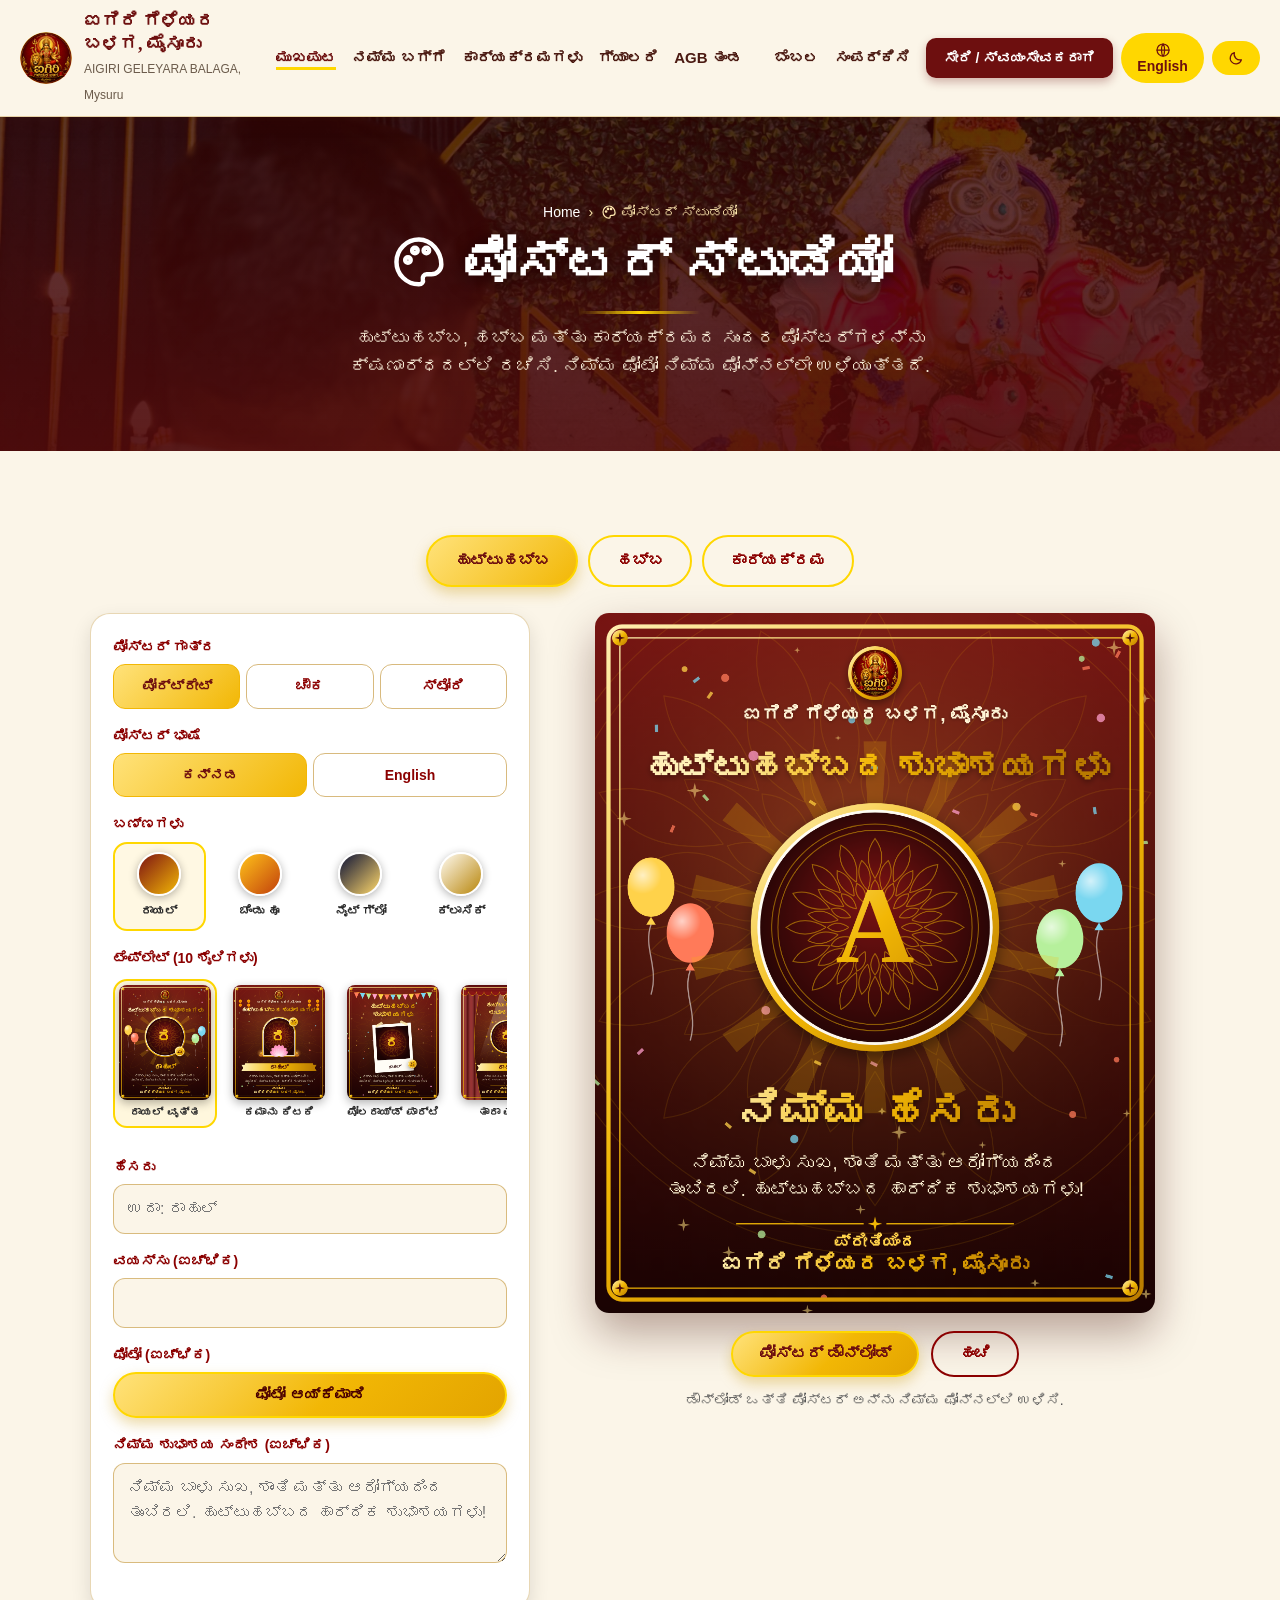
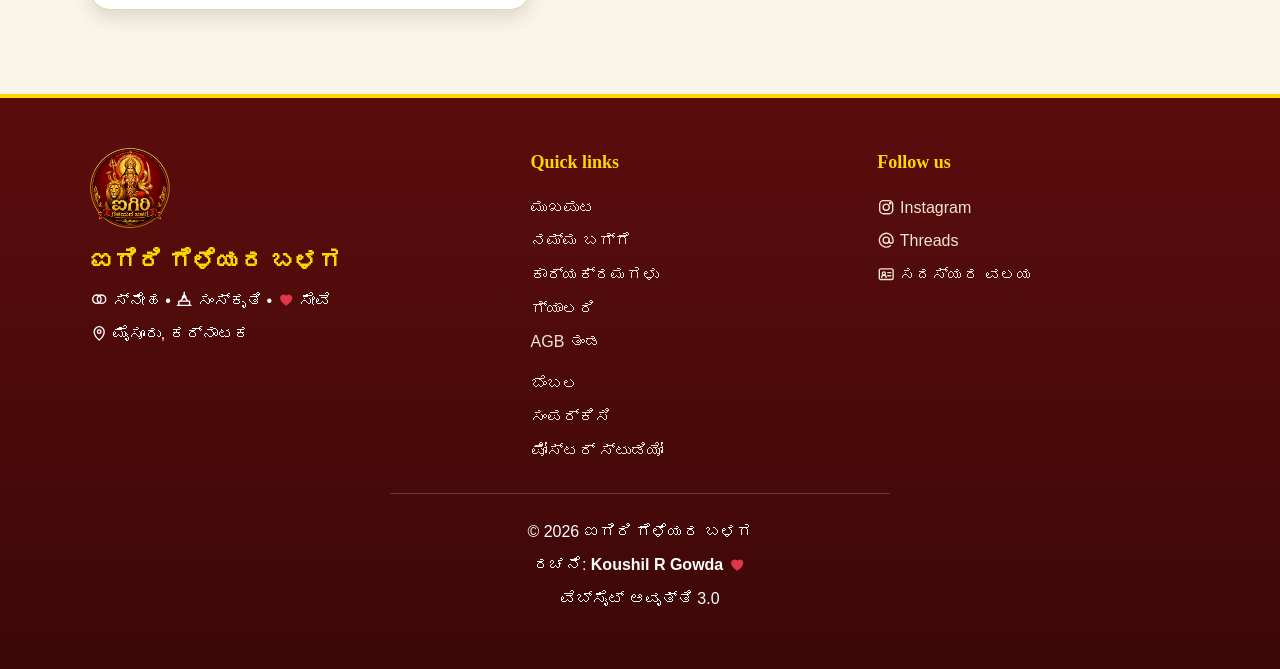
<file: birthday.html>
<!DOCTYPE html>
<html lang="en">
<head>
<meta charset="UTF-8">
<meta http-equiv="refresh" content="0; url=poster.html">
<meta name="robots" content="noindex">
<title>Poster Studio</title>
<link rel="canonical" href="poster.html">
</head>
<body>
<p>This page has moved to the <a href="poster.html">Poster Studio</a>.</p>
<script>location.replace("poster.html");</script>
</body>
</html>
</file>
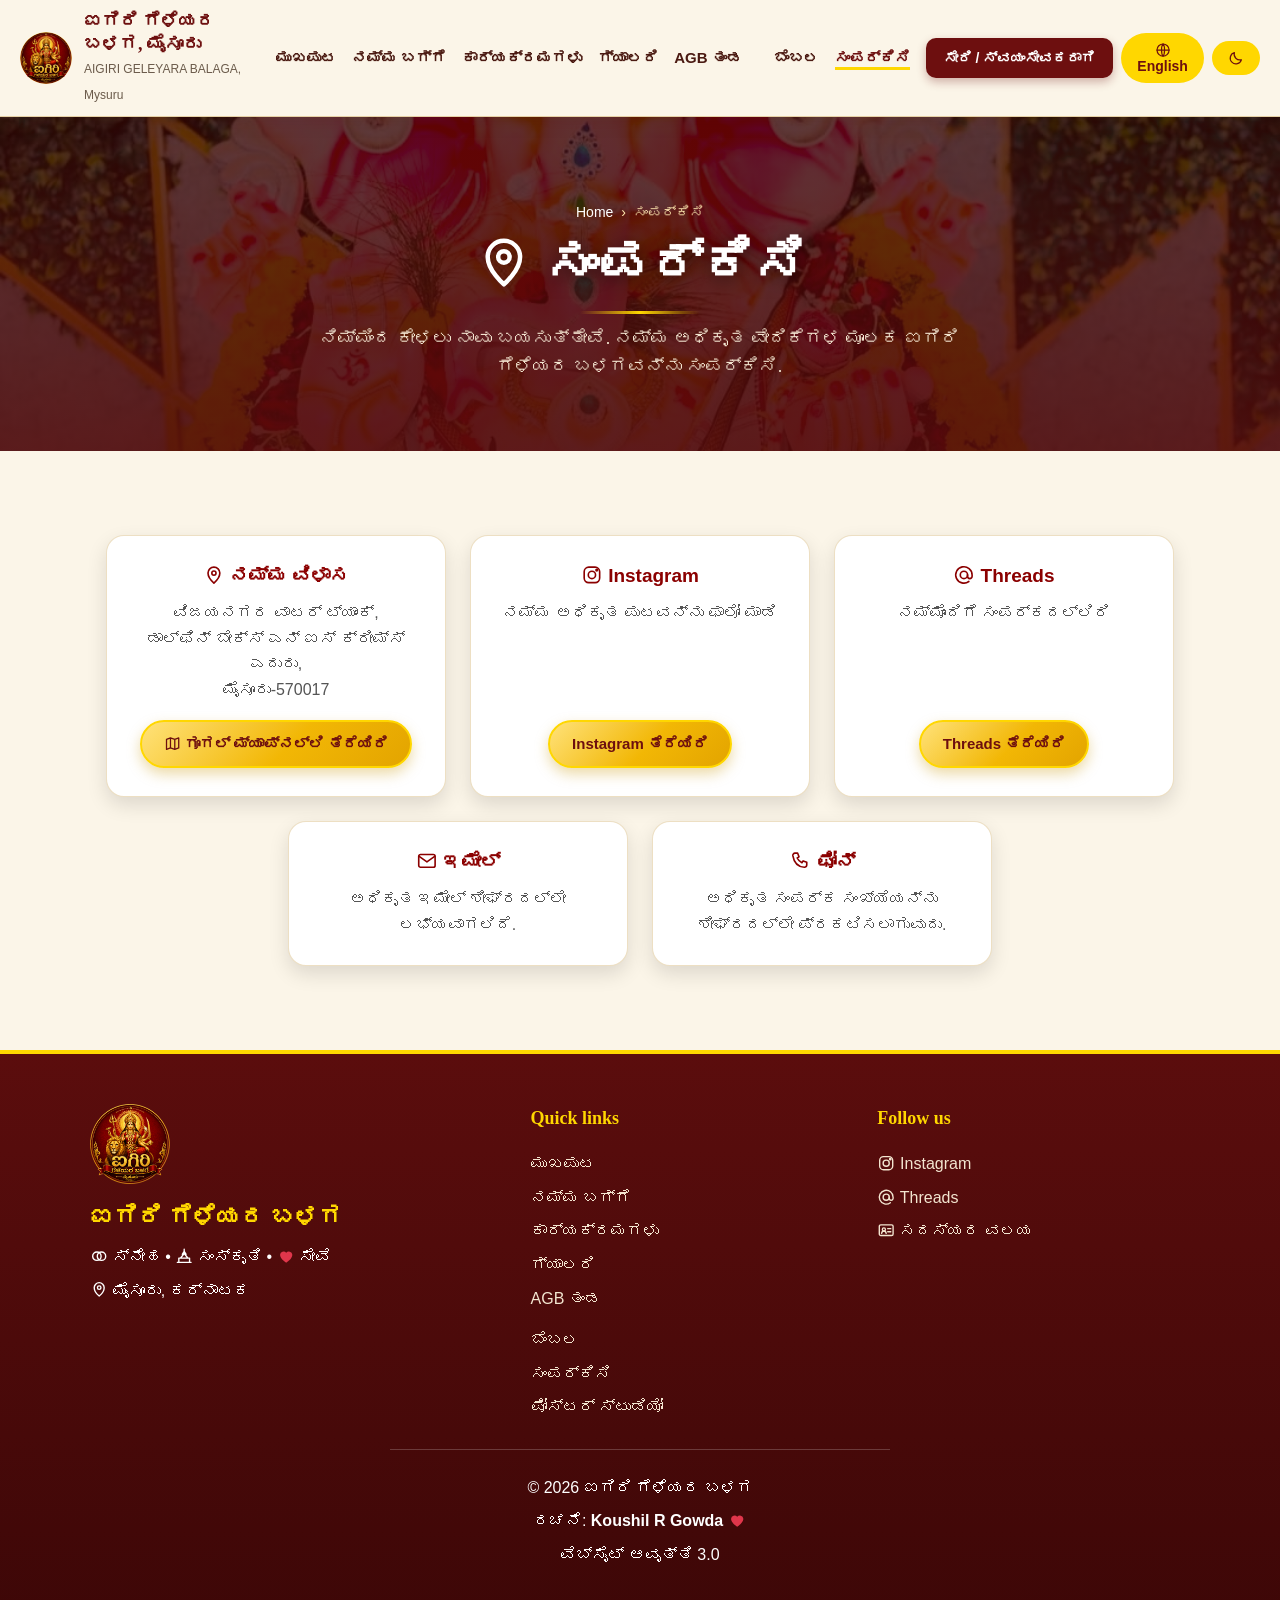
<file: contact.html>
<!DOCTYPE html>
<html lang="kn">
<head>
<meta charset="UTF-8">
<meta name="referrer" content="strict-origin-when-cross-origin">
<meta name="robots" content="index,follow">
<meta name="author" content="Koushil R Gowda">
<meta name="copyright" content="AIGIRI GELEYARA BALAGA, Mysuru">
<meta name="description" content="Official website of AIGIRI GELEYARA BALAGA, Mysuru.">
<meta name="viewport" content="width=device-width, initial-scale=1.0">
<title>Contact | ಐಗಿರಿ ಗೆಳೆಯರ ಬಳಗ</title>
<script>(function(){try{var r=document.documentElement;if(sessionStorage.getItem("agbDoor")==="1")r.classList.add("doors-closed");if(sessionStorage.getItem("agbSeen")==="1")r.classList.add("seen");}catch(e){}})();</script>
<script>
/* Debug helper: open the website with ?debug at the end of the address
   (example: .../aigiri-geleyara-balaga/?debug) and any JavaScript error is
   shown in a red box at the bottom of the screen. */
window.addEventListener("error", function (e) {
    if (location.search.indexOf("debug") === -1) return;
    var box = document.createElement("pre");
    box.style.cssText = "position:fixed;z-index:999999;left:0;right:0;bottom:0;margin:0;padding:10px;background:#b00020;color:#fff;font-size:12px;white-space:pre-wrap";
    box.textContent = "ERROR: " + e.message + " (" + String(e.filename || "").split("/").pop() + " line " + e.lineno + ")";
    document.body.appendChild(box);
});

/* With ?debug a small green panel at the top shows what is happening on the page. */
(function () {
    if (location.search.indexOf("debug") === -1) return;
    var last = "(tap somewhere)";

    function panel() {
        var p = document.getElementById("dbgPanel");
        if (!p) {
            p = document.createElement("pre");
            p.id = "dbgPanel";
            p.style.cssText = "position:fixed;z-index:999999;left:0;right:0;top:0;margin:0;padding:8px;background:rgba(0,0,0,.88);color:#0f0;font-size:11px;white-space:pre-wrap;pointer-events:none";
            document.body.appendChild(p);
        }
        return p;
    }

    function show() {
        var done = false;
        try { done = typeof posterFrame !== "undefined"; } catch (e) { done = false; }
        var loader = document.getElementById("loader");
        var style = loader ? getComputedStyle(loader) : null;
        var days = document.querySelector(".cd-days");
        panel().textContent =
            "DEBUG PANEL\n" +
            "script.js ran to the end: " + done + "\n" +
            "functions: language=" + (typeof changeLanguage) + " slider=" + (typeof showSlide) + "\n" +
            "loader: " + (style ? style.display + "/" + style.visibility + "/" + style.opacity : "none") + "\n" +
            "countdown days: " + (days ? days.textContent : "-") + "\n" +
            "screen: " + innerWidth + "x" + innerHeight + "\n" +
            "last tap on: " + last;
    }

    document.addEventListener("click", function (e) {
        var t = e.target;
        last = t.tagName + (t.id ? "#" + t.id : "") + (typeof t.className === "string" && t.className ? "." + t.className.split(" ")[0] : "");
        show();
    }, true);

    window.addEventListener("load", function () { setTimeout(show, 1500); setInterval(show, 2000); });
})();
</script>
<link rel="stylesheet" href="css/style.css">
<link rel="manifest" href="manifest.json">
<meta name="theme-color" content="#6d0f0f">
<link rel="icon" type="image/png" href="images/icon-192.png">
<link rel="apple-touch-icon" href="images/icon-192.png">
</head>
<body class="has-tabbar page-contact">
<div id="doors" aria-hidden="true"><span class="door-mandala"></span><span class="door-seal"><img src="images/logo.png" alt=""></span></div>
<div id="loader">
<div class="lx-glow"></div>
<div class="lx-mandala"></div>
<div class="lx-embers"><i style="--x:25%;--d:2.1s;--s:6.0s;--z:5px"></i><i style="--x:65%;--d:4.2s;--s:8.0s;--z:6px"></i><i style="--x:69%;--d:0.9s;--s:6.3s;--z:3px"></i><i style="--x:5%;--d:1.9s;--s:6.5s;--z:3px"></i><i style="--x:22%;--d:4.0s;--s:5.3s;--z:4px"></i><i style="--x:92%;--d:0.2s;--s:8.0s;--z:6px"></i><i style="--x:82%;--d:2.2s;--s:7.8s;--z:6px"></i><i style="--x:92%;--d:0.6s;--s:7.8s;--z:5px"></i><i style="--x:6%;--d:0.8s;--s:7.4s;--z:3px"></i><i style="--x:6%;--d:2.3s;--s:6.4s;--z:5px"></i><i style="--x:55%;--d:2.4s;--s:5.2s;--z:3px"></i><i style="--x:64%;--d:4.3s;--s:5.3s;--z:4px"></i><i style="--x:30%;--d:3.4s;--s:7.3s;--z:3px"></i><i style="--x:19%;--d:2.8s;--s:6.5s;--z:6px"></i><i style="--x:29%;--d:1.7s;--s:5.0s;--z:6px"></i><i style="--x:41%;--d:1.8s;--s:6.1s;--z:6px"></i><i style="--x:44%;--d:5.0s;--s:5.9s;--z:3px"></i><i style="--x:15%;--d:0.8s;--s:7.0s;--z:6px"></i></div>
<div class="lx-stage">
<svg class="lx-ring" viewBox="0 0 200 200" aria-hidden="true"><circle cx="100" cy="100" r="94" pathLength="100"/></svg>
<div class="lx-dash"></div>
<img class="lx-logo" src="images/logo.png" alt="AGB Logo">
</div>
<h1 class="lx-title">ಐಗಿರಿ ಗೆಳೆಯರ ಬಳಗ</h1>
<h2 class="lx-sub">AIGIRI GELEYARA BALAGA</h2>
<p class="lx-motto">ಸೇವೆ • ಸ್ನೇಹ • ಸಂಸ್ಕೃತಿ</p>
<div class="lx-line"><span></span></div>
</div>
<header>
<svg width="0" height="0" style="position:absolute" aria-hidden="true" focusable="false"><symbol id="i-lamp" viewBox="0 0 24 24"><path d="M3 14c0 4 4 6 9 6s9-2 9-6H3z"/><path d="M12 3c2 2.4 2.6 4.3 0 6.6-2.6-2.3-2-4.2 0-6.6z"/><path d="M12 10.5V12"/></symbol><symbol id="i-lotus" viewBox="0 0 24 24"><path d="M12 5c2.8 2.6 3.2 6 0 10-3.2-4-2.8-7.4 0-10z"/><path d="M12 15c-3.5-.3-6-2.4-7-6 3 0 5.2 1.2 6.2 3.2"/><path d="M12 15c3.5-.3 6-2.4 7-6-3 0-5.2 1.2-6.2 3.2"/><path d="M6 19c2 1.2 4 1.6 6 1.6s4-.4 6-1.6"/></symbol><symbol id="i-modak" viewBox="0 0 24 24"><path d="M12 3c1.2 2 .8 3.2 0 4.2 4 .8 7 4 7 8 0 3-3 5-7 5s-7-2-7-5c0-4 3-7.2 7-8-.8-1-1.2-2.2 0-4.2z"/><path d="M9 11c.6 3 .6 5.5 0 8M15 11c-.6 3-.6 5.5 0 8"/></symbol><symbol id="i-calendar" viewBox="0 0 24 24"><rect x="4" y="5" width="16" height="15" rx="2"/><path d="M4 10h16M8 3v4M16 3v4"/></symbol><symbol id="i-pin" viewBox="0 0 24 24"><path d="M12 21s-6.5-5.6-6.5-11a6.5 6.5 0 0113 0c0 5.4-6.5 11-6.5 11z"/><circle cx="12" cy="10" r="2.3"/></symbol><symbol id="i-people" viewBox="0 0 24 24"><circle cx="9" cy="8" r="3"/><path d="M3.5 19c0-3.2 2.5-5.5 5.5-5.5s5.5 2.3 5.5 5.5"/><circle cx="17" cy="9" r="2.4"/><path d="M16 13.8c2.8 0 4.7 1.9 4.7 4.7"/></symbol><symbol id="i-camera" viewBox="0 0 24 24"><rect x="3.5" y="3.5" width="17" height="17" rx="5"/><circle cx="12" cy="12" r="4"/><circle cx="17.3" cy="6.7" r=".9" fill="currentColor"/></symbol><symbol id="i-heart" viewBox="0 0 24 24"><path d="M12 20.5s-8-4.7-8-10.3A4.6 4.6 0 0112 7.6a4.6 4.6 0 018 2.6c0 5.6-8 10.3-8 10.3z" fill="currentColor" stroke="none"/></symbol><symbol id="i-united" viewBox="0 0 24 24"><circle cx="9" cy="12" r="5.5"/><circle cx="15" cy="12" r="5.5"/></symbol><symbol id="i-temple" viewBox="0 0 24 24"><path d="M12 2.8v3M9.5 9.5L12 5.8l2.5 3.7M7.5 14L12 8.6l4.5 5.4M5 20v-5.5h14V20M3 20h18"/></symbol><symbol id="i-idcard" viewBox="0 0 24 24"><rect x="3" y="5" width="18" height="14" rx="2"/><circle cx="9" cy="11" r="2"/><path d="M6 16c.4-2 1.6-3 3-3s2.6 1 3 3M14 10h4M14 14h4"/></symbol><symbol id="i-palette" viewBox="0 0 24 24"><path d="M12 3a9 9 0 100 18c1.2 0 1.9-.9 1.6-1.9-.3-1.1.4-2.1 1.5-2.1H17a4 4 0 004-4c0-5-4-10-9-10z"/><circle cx="7.6" cy="11.2" r="1.1"/><circle cx="10.4" cy="7.4" r="1.1"/><circle cx="15" cy="7.4" r="1.1"/></symbol><symbol id="i-cake" viewBox="0 0 24 24"><path d="M4 20v-6h16v6zM6.5 14v-3h11v3M12 11V8"/><path d="M12 3.6c.8.9.8 1.6 0 2.2-.8-.6-.8-1.3 0-2.2z"/></symbol><symbol id="i-unlock" viewBox="0 0 24 24"><rect x="5" y="11" width="14" height="9" rx="2"/><path d="M8 11V8a4 4 0 017.5-1.8"/></symbol><symbol id="i-lock" viewBox="0 0 24 24"><rect x="5" y="11" width="14" height="9" rx="2"/><path d="M8 11V8a4 4 0 018 0v3"/></symbol><symbol id="i-door" viewBox="0 0 24 24"><path d="M10 4H6a2 2 0 00-2 2v12a2 2 0 002 2h4M15 8l4 4-4 4M19 12H9"/></symbol><symbol id="i-download" viewBox="0 0 24 24"><path d="M12 4v11M7.5 11l4.5 4.5 4.5-4.5M5 20h14"/></symbol><symbol id="i-document" viewBox="0 0 24 24"><path d="M7 3h7l4 4v14H7zM14 3v4h4M9.5 12h6M9.5 16h6"/></symbol><symbol id="i-printer" viewBox="0 0 24 24"><path d="M7 9V4h10v5M7 17H5a1.5 1.5 0 01-1.5-1.5v-5A1.5 1.5 0 015 9h14a1.5 1.5 0 011.5 1.5v5A1.5 1.5 0 0119 17h-2M7 14h10v7H7z"/></symbol><symbol id="i-check" viewBox="0 0 24 24"><circle cx="12" cy="12" r="9"/><path d="M8 12.3l2.7 2.7L16 9.5"/></symbol><symbol id="i-tick" viewBox="0 0 24 24"><path d="M5 12.5l4.5 4.5L19 7.5"/></symbol><symbol id="i-hourglass" viewBox="0 0 24 24"><path d="M7 3h10M7 21h10M8 3c0 5 3 6 4 9-1 3-4 4-4 9M16 3c0 5-3 6-4 9 1 3 4 4 4 9"/></symbol><symbol id="i-cross" viewBox="0 0 24 24"><circle cx="12" cy="12" r="9"/><path d="M9 9l6 6M15 9l-6 6"/></symbol><symbol id="i-warning" viewBox="0 0 24 24"><path d="M12 3.5l9 16H3zM12 10v4.5M12 17.2v.1"/></symbol><symbol id="i-sparkle" viewBox="0 0 24 24"><path d="M12 3l1.8 5.2L19 10l-5.2 1.8L12 17l-1.8-5.2L5 10l5.2-1.8zM18.5 16l.8 2.2 2.2.8-2.2.8-.8 2.2-.8-2.2-2.2-.8 2.2-.8z"/></symbol><symbol id="i-phone" viewBox="0 0 24 24"><path d="M6.5 3.5h3l1.5 4-2 1.3a11 11 0 005.2 5.2l1.3-2 4 1.5v3a2.5 2.5 0 01-2.7 2.5C10 18.5 5.5 14 4.2 6.2A2.5 2.5 0 016.5 3.5z"/></symbol><symbol id="i-mail" viewBox="0 0 24 24"><rect x="3" y="5" width="18" height="14" rx="2"/><path d="M3.5 7l8.5 6 8.5-6"/></symbol><symbol id="i-map" viewBox="0 0 24 24"><path d="M9 4L3.5 6v14L9 18l6 2 5.5-2V4L15 6zM9 4v14M15 6v14"/></symbol><symbol id="i-at" viewBox="0 0 24 24"><circle cx="12" cy="12" r="4"/><path d="M16 12v1.5a2.5 2.5 0 005 0V12a9 9 0 10-3.6 7.2"/></symbol><symbol id="i-globe" viewBox="0 0 24 24"><circle cx="12" cy="12" r="9"/><path d="M3 12h18M12 3c3 3 3 15 0 18M12 3c-3 3-3 15 0 18"/></symbol><symbol id="i-moon" viewBox="0 0 24 24"><path d="M20 14.5A8.5 8.5 0 019.5 4a8.5 8.5 0 1010.5 10.5z"/></symbol><symbol id="i-sun" viewBox="0 0 24 24"><circle cx="12" cy="12" r="4"/><path d="M12 2.5V5M12 19v2.5M2.5 12H5M19 12h2.5M5.2 5.2L7 7M17 17l1.8 1.8M18.8 5.2L17 7M7 17l-1.8 1.8"/></symbol><symbol id="i-arrowup" viewBox="0 0 24 24"><path d="M12 19V6M6.5 11.5L12 6l5.5 5.5"/></symbol><symbol id="i-gift" viewBox="0 0 24 24"><rect x="4" y="10" width="16" height="10" rx="1"/><rect x="3" y="7" width="18" height="3"/><path d="M12 7v13M12 7C10 7 8 6 8 4.5S10 3 12 7c2-4 4-3 4-2.5S14 7 12 7"/></symbol><symbol id="i-bowl" viewBox="0 0 24 24"><path d="M3.5 11h17a8.5 7 0 01-17 0zM8 7c0-1.5 1.5-1.5 1.5-3M12 7c0-1.5 1.5-1.5 1.5-3M16 7c0-1.5 1.5-1.5 1.5-3"/></symbol><symbol id="i-music" viewBox="0 0 24 24"><path d="M9 18V6l10-2v12M9 18a2.5 2.5 0 11-5 0 2.5 2.5 0 015 0zM19 16a2.5 2.5 0 11-5 0 2.5 2.5 0 015 0z"/></symbol><symbol id="i-hand" viewBox="0 0 24 24"><path d="M8 12V5.5a1.5 1.5 0 013 0V11M11 11V4a1.5 1.5 0 013 0v7M14 11V5.5a1.5 1.5 0 013 0V15c0 3.5-2.5 6-6 6s-5.5-2-6.5-5l-1-3a1.5 1.5 0 012.7-1L8 14"/></symbol><symbol id="i-clock" viewBox="0 0 24 24"><circle cx="12" cy="12" r="9"/><path d="M12 7v5l3.5 2"/></symbol><symbol id="i-namaste" viewBox="0 0 24 24"><path d="M12 20c-3.5 0-6-2.2-6-5.5 0-3 2-5 4.2-7 .6-.5 1.8-.5 1.8-1.5 0 1 1.2 1 1.8 1.5 2.2 2 4.2 4 4.2 7 0 3.3-2.5 5.5-6 5.5zM12 7v13"/></symbol><symbol id="i-chat" viewBox="0 0 24 24"><path d="M4.5 5.5h15v10.5H10l-4.5 4v-4h-1z"/></symbol><symbol id="i-play" viewBox="0 0 24 24"><path d="M8 5v14l11-7z" fill="currentColor" stroke="none"/></symbol><symbol id="i-diamond" viewBox="0 0 24 24"><path d="M12 4l6 8-6 8-6-8z" fill="currentColor" stroke="none"/></symbol><symbol id="i-user" viewBox="0 0 24 24"><circle cx="12" cy="8" r="4"/><path d="M4.5 20c.8-4 3.7-6 7.5-6s6.700 2 7.500 6"/></symbol><symbol id="i-wrench" viewBox="0 0 24 24"><path d="M14.5 6.5a4 4 0 00-5 5L4 17l3 3 5.500-5.500a4 4 0 005-5l-2.500 2.500-2.500-.5-.5-2.500z"/></symbol><symbol id="i-home" viewBox="0 0 24 24"><path d="M4 11l8-7 8 7M6 10v10h12V10M10 20v-5h4v5"/></symbol><symbol id="i-image" viewBox="0 0 24 24"><rect x="3" y="4" width="18" height="16" rx="2"/><circle cx="9" cy="10" r="1.800"/><path d="M3.500 17l5-5 4 4 3-3 5 5"/></symbol></svg>
<nav class="navbar">
<a class="logo" href="index.html">
<img src="images/logo.png" alt="Logo" width="52" height="52">
<div>
<h2>ಐಗಿರಿ ಗೆಳೆಯರ ಬಳಗ, ಮೈಸೂರು</h2>
<small>AIGIRI GELEYARA BALAGA, Mysuru</small>
</div>
</a>
<button class="menu-toggle" id="menuToggle" aria-label="Menu">☰</button>
<ul class="nav-links">
<li><a href="index.html" data-i18n="nav-home"></a></li>
<li><a href="about.html" data-i18n="nav-about"></a></li>
<li><a href="events.html" data-i18n="nav-events"></a></li>
<li><a href="gallery.html" data-i18n="nav-gallery"></a></li>
<li><a href="team.html" data-i18n="nav-team"></a></li>
<li><a href="news.html" data-i18n="nav-news"></a></li>
<li><a href="support.html" data-i18n="nav-sponsor"></a></li>
<li><a href="contact.html" class="active" data-i18n="nav-contact"></a></li>
<li class="nav-extra"><a href="poster.html" data-i18n="sheet-birthday">Birthday Poster</a></li>
</ul>
<div class="actions">
<a class="join-btn" href="support.html" data-i18n="nav-join">Join / Volunteer</a>
<button id="langBtn">🌐 English</button>
<button id="themeBtn">🌙</button>
</div>
</nav>
</header>

<section class="page-hero"><div class="page-hero-bg" style="background-image:url('images/gallery-slider/photo8.jpg')"></div><div class="wrap">
<nav class="crumbs"><a href="index.html" data-i18n="crumb-home">Home</a><span>›</span><span data-i18n="nav-contact"></span></nav>
<h1 data-i18n="contact-title"></h1>
<p data-i18n="contact-sub"></p>
</div></section>
<section id="contact" class="section">
<div class="wrap">
<div class="cards">
<div class="card">
<h3 data-i18n="loc-title">📍 Our Location</h3>
<p data-i18n="loc-text">Vijayanagar Water Tank,<br>Opposite Dolphin Bakes 'N' Ice Creams,<br>Mysuru-570017</p><a href="https://maps.app.goo.gl/EUnA2Y4ucPZn27hu7?g_st=ac" target="_blank" rel="noopener" class="btn" data-i18n="loc-btn">🗺️ Open in Google Maps</a>
</div>
<div class="card">
<h3>📷 Instagram</h3>
<p data-i18n="insta-text">Follow our official page</p><a href="https://www.instagram.com/aigiri2025?igsh=MXF0YjN5aWN6cHEwbQ==" target="_blank" rel="noopener" class="btn" data-i18n="insta-btn">Open Instagram</a>
</div>
<div class="card">
<h3>🧵 Threads</h3>
<p data-i18n="threads-text">Stay connected with us</p><a href="https://www.threads.com/@aigiri2025" target="_blank" rel="noopener" class="btn" data-i18n="threads-btn">Open Threads</a>
</div>
<div class="card">
<h3 data-i18n="email-title">📧 Email</h3>
<p data-i18n="email-text">Official Email will be available soon.</p></div>
<div class="card">
<h3 data-i18n="phone-title">📞 Phone</h3>
<p data-i18n="phone-text">Official Contact Number will be announced soon.</p></div>
</div>
</div>
</section>

<footer class="footer">
<div class="footer-grid">
<div class="foot-brand">
<img src="images/logo.png" class="footer-logo" alt="AGB Logo">
<h2 data-i18n="foot-name">AIGIRI GELEYARA BALAGA</h2>
<p data-i18n="foot-tag">Friendship • Culture • Service</p>
<p data-i18n="foot-place">Mysuru, Karnataka</p>
</div>
<div class="foot-col"><h4 data-i18n="foot-links">Quick links</h4>
<a href="index.html" data-i18n="nav-home"></a>
<a href="about.html" data-i18n="nav-about"></a>
<a href="events.html" data-i18n="nav-events"></a>
<a href="gallery.html" data-i18n="nav-gallery"></a>
<a href="team.html" data-i18n="nav-team"></a>
<a href="news.html" data-i18n="nav-news"></a>
<a href="support.html" data-i18n="nav-sponsor"></a>
<a href="contact.html" data-i18n="nav-contact"></a>
<a href="poster.html" data-i18n="sheet-birthday"></a>
</div>
<div class="foot-col"><h4 data-i18n="foot-follow">Follow us</h4>
<a href="https://www.instagram.com/aigiri2025?igsh=MXF0YjN5aWN6cHEwbQ==" target="_blank" rel="noopener">📷 Instagram</a>
<a href="https://www.threads.com/@aigiri2025" target="_blank" rel="noopener">🧵 Threads</a>
<a href="member.html" class="foot-member" data-i18n="foot-member">🪪 Member Zone</a>
</div>
</div>
<hr>
<p data-i18n="foot-copy">© 2026 AIGIRI GELEYARA BALAGA</p>
<p data-i18n="foot-dev">Developed with ❤️ by <b>Koushil R Gowda</b></p>
<p data-i18n="foot-ver">Website Version 3.0</p>
</footer>

<div class="sheet-backdrop" id="sheetBackdrop"></div>
<div class="sheet" id="menuSheet" aria-hidden="true">
<div class="sheet-grip"></div>
<a href="index.html"><svg class="ic" aria-hidden="true"><use href="#i-home"></use></svg><span data-i18n="nav-home">Home</span></a>
<a href="about.html"><svg class="ic" aria-hidden="true"><use href="#i-lotus"></use></svg><span data-i18n="nav-about">About</span></a>
<a href="events.html"><svg class="ic" aria-hidden="true"><use href="#i-calendar"></use></svg><span data-i18n="nav-events">Events</span></a>
<a href="gallery.html"><svg class="ic" aria-hidden="true"><use href="#i-image"></use></svg><span data-i18n="nav-gallery">Gallery</span></a>
<a href="team.html"><svg class="ic" aria-hidden="true"><use href="#i-people"></use></svg><span data-i18n="nav-team">AGB Team</span></a>
<a href="news.html"><svg class="ic" aria-hidden="true"><use href="#i-document"></use></svg><span data-i18n="nav-news">News</span></a>
<a href="support.html"><svg class="ic" aria-hidden="true"><use href="#i-united"></use></svg><span data-i18n="nav-sponsor">Support</span></a>
<a href="contact.html"><svg class="ic" aria-hidden="true"><use href="#i-phone"></use></svg><span data-i18n="nav-contact">Contact</span></a>
<a href="poster.html"><svg class="ic" aria-hidden="true"><use href="#i-palette"></use></svg><span data-i18n="sheet-birthday">Birthday Poster</span></a>
</div>
<nav class="tabbar" aria-label="Quick menu">
<a href="index.html"><span>🏠</span><em data-i18n="tab-home">Home</em></a>
<a href="events.html"><span>📅</span><em data-i18n="tab-events">Events</em></a>
<a href="gallery.html"><span>🖼️</span><em data-i18n="tab-gallery">Gallery</em></a>
<a href="support.html"><span>🤝</span><em data-i18n="tab-support">Support</em></a>
<button type="button" id="tabMenu"><span>☰</span><em data-i18n="tab-menu">Menu</em></button>
</nav>
<div id="toast" class="toast"></div>
<button id="topBtn" aria-label="Back to top">⬆</button>
<script src="js/script.js"></script>

<script>
if ("serviceWorker" in navigator) {
    navigator.serviceWorker.register("service-worker.js").then(() => console.log("Service Worker Registered"));
}
</script></body>
</html>
</file>
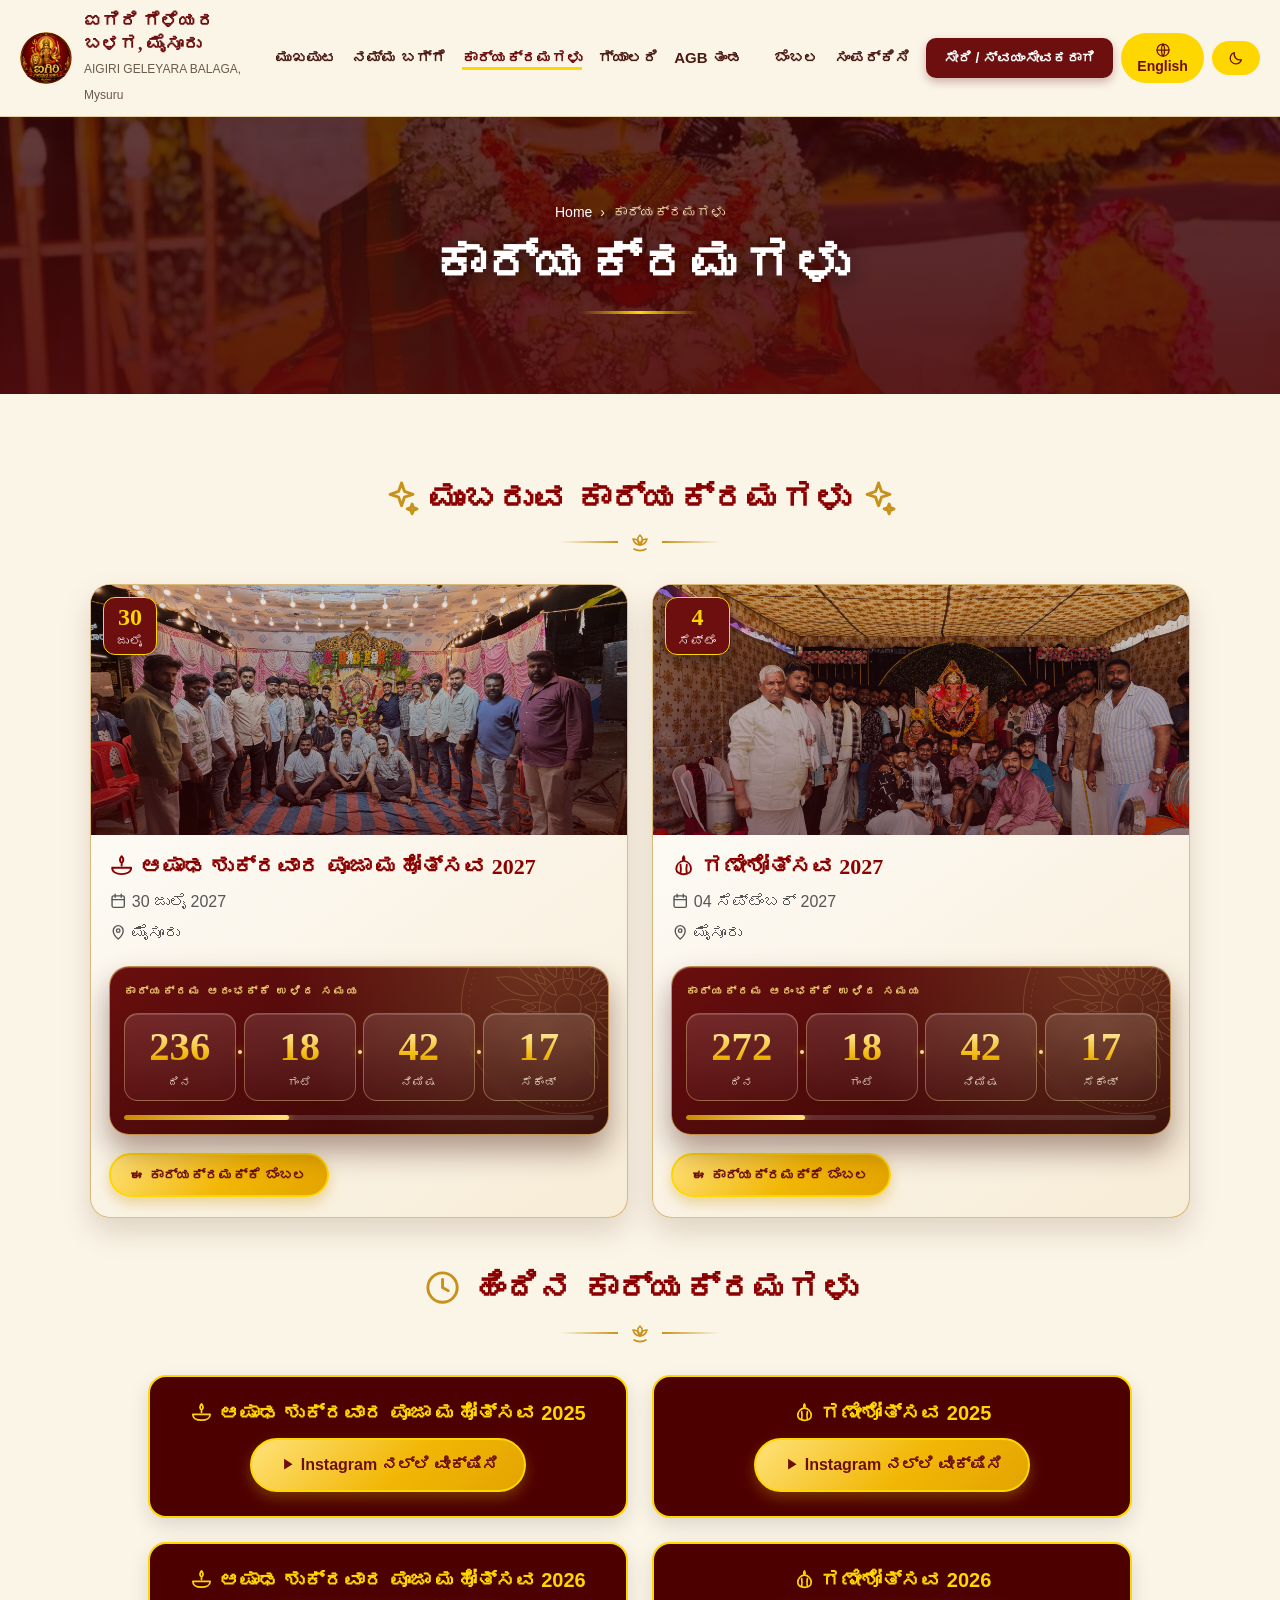
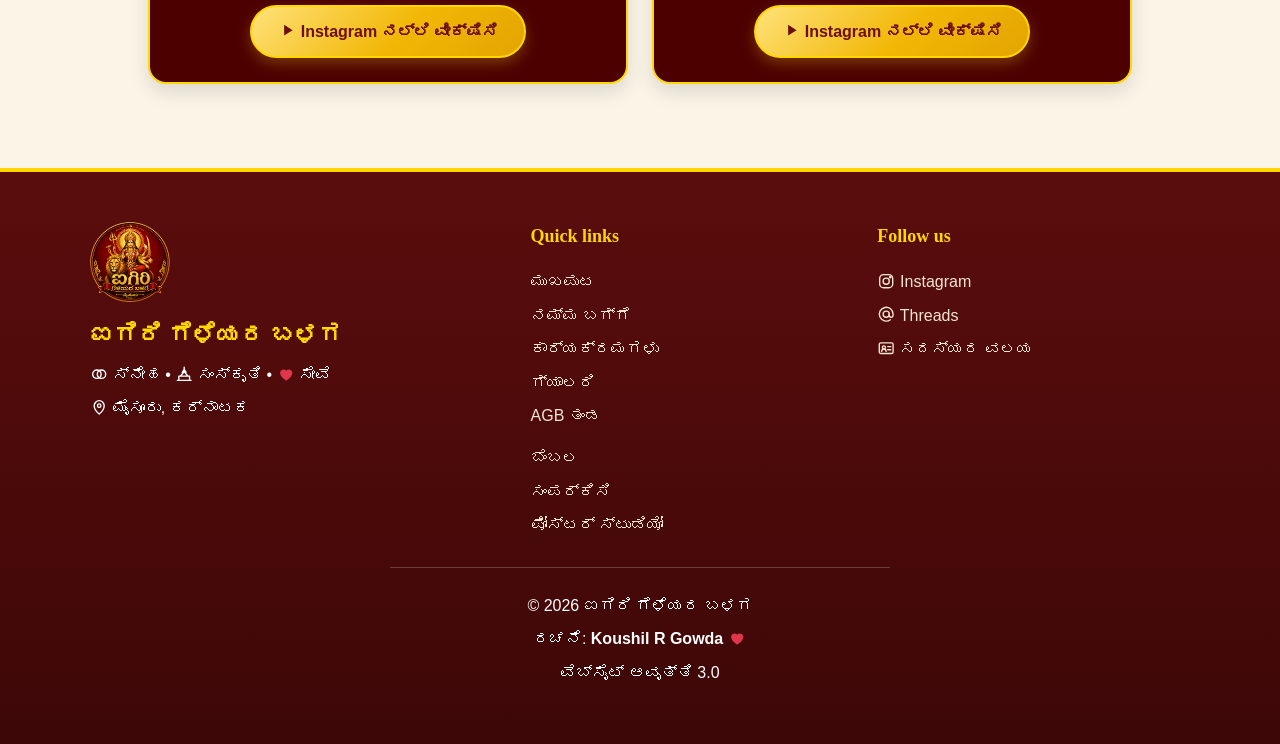
<file: events.html>
<!DOCTYPE html>
<html lang="kn">
<head>
<meta charset="UTF-8">
<meta name="referrer" content="strict-origin-when-cross-origin">
<meta name="robots" content="index,follow">
<meta name="author" content="Koushil R Gowda">
<meta name="copyright" content="AIGIRI GELEYARA BALAGA, Mysuru">
<meta name="description" content="Official website of AIGIRI GELEYARA BALAGA, Mysuru.">
<meta name="viewport" content="width=device-width, initial-scale=1.0">
<title>Events | ಐಗಿರಿ ಗೆಳೆಯರ ಬಳಗ</title>
<script>(function(){try{var r=document.documentElement;if(sessionStorage.getItem("agbDoor")==="1")r.classList.add("doors-closed");if(sessionStorage.getItem("agbSeen")==="1")r.classList.add("seen");}catch(e){}})();</script>
<script>
/* Debug helper: open the website with ?debug at the end of the address
   (example: .../aigiri-geleyara-balaga/?debug) and any JavaScript error is
   shown in a red box at the bottom of the screen. */
window.addEventListener("error", function (e) {
    if (location.search.indexOf("debug") === -1) return;
    var box = document.createElement("pre");
    box.style.cssText = "position:fixed;z-index:999999;left:0;right:0;bottom:0;margin:0;padding:10px;background:#b00020;color:#fff;font-size:12px;white-space:pre-wrap";
    box.textContent = "ERROR: " + e.message + " (" + String(e.filename || "").split("/").pop() + " line " + e.lineno + ")";
    document.body.appendChild(box);
});

/* With ?debug a small green panel at the top shows what is happening on the page. */
(function () {
    if (location.search.indexOf("debug") === -1) return;
    var last = "(tap somewhere)";

    function panel() {
        var p = document.getElementById("dbgPanel");
        if (!p) {
            p = document.createElement("pre");
            p.id = "dbgPanel";
            p.style.cssText = "position:fixed;z-index:999999;left:0;right:0;top:0;margin:0;padding:8px;background:rgba(0,0,0,.88);color:#0f0;font-size:11px;white-space:pre-wrap;pointer-events:none";
            document.body.appendChild(p);
        }
        return p;
    }

    function show() {
        var done = false;
        try { done = typeof posterFrame !== "undefined"; } catch (e) { done = false; }
        var loader = document.getElementById("loader");
        var style = loader ? getComputedStyle(loader) : null;
        var days = document.querySelector(".cd-days");
        panel().textContent =
            "DEBUG PANEL\n" +
            "script.js ran to the end: " + done + "\n" +
            "functions: language=" + (typeof changeLanguage) + " slider=" + (typeof showSlide) + "\n" +
            "loader: " + (style ? style.display + "/" + style.visibility + "/" + style.opacity : "none") + "\n" +
            "countdown days: " + (days ? days.textContent : "-") + "\n" +
            "screen: " + innerWidth + "x" + innerHeight + "\n" +
            "last tap on: " + last;
    }

    document.addEventListener("click", function (e) {
        var t = e.target;
        last = t.tagName + (t.id ? "#" + t.id : "") + (typeof t.className === "string" && t.className ? "." + t.className.split(" ")[0] : "");
        show();
    }, true);

    window.addEventListener("load", function () { setTimeout(show, 1500); setInterval(show, 2000); });
})();
</script>
<link rel="stylesheet" href="css/style.css">
<link rel="manifest" href="manifest.json">
<meta name="theme-color" content="#6d0f0f">
<link rel="icon" type="image/png" href="images/icon-192.png">
<link rel="apple-touch-icon" href="images/icon-192.png">
</head>
<body class="has-tabbar page-events">
<div id="doors" aria-hidden="true"><span class="door-mandala"></span><span class="door-seal"><img src="images/logo.png" alt=""></span></div>
<div id="loader">
<div class="lx-glow"></div>
<div class="lx-mandala"></div>
<div class="lx-embers"><i style="--x:25%;--d:2.1s;--s:6.0s;--z:5px"></i><i style="--x:65%;--d:4.2s;--s:8.0s;--z:6px"></i><i style="--x:69%;--d:0.9s;--s:6.3s;--z:3px"></i><i style="--x:5%;--d:1.9s;--s:6.5s;--z:3px"></i><i style="--x:22%;--d:4.0s;--s:5.3s;--z:4px"></i><i style="--x:92%;--d:0.2s;--s:8.0s;--z:6px"></i><i style="--x:82%;--d:2.2s;--s:7.8s;--z:6px"></i><i style="--x:92%;--d:0.6s;--s:7.8s;--z:5px"></i><i style="--x:6%;--d:0.8s;--s:7.4s;--z:3px"></i><i style="--x:6%;--d:2.3s;--s:6.4s;--z:5px"></i><i style="--x:55%;--d:2.4s;--s:5.2s;--z:3px"></i><i style="--x:64%;--d:4.3s;--s:5.3s;--z:4px"></i><i style="--x:30%;--d:3.4s;--s:7.3s;--z:3px"></i><i style="--x:19%;--d:2.8s;--s:6.5s;--z:6px"></i><i style="--x:29%;--d:1.7s;--s:5.0s;--z:6px"></i><i style="--x:41%;--d:1.8s;--s:6.1s;--z:6px"></i><i style="--x:44%;--d:5.0s;--s:5.9s;--z:3px"></i><i style="--x:15%;--d:0.8s;--s:7.0s;--z:6px"></i></div>
<div class="lx-stage">
<svg class="lx-ring" viewBox="0 0 200 200" aria-hidden="true"><circle cx="100" cy="100" r="94" pathLength="100"/></svg>
<div class="lx-dash"></div>
<img class="lx-logo" src="images/logo.png" alt="AGB Logo">
</div>
<h1 class="lx-title">ಐಗಿರಿ ಗೆಳೆಯರ ಬಳಗ</h1>
<h2 class="lx-sub">AIGIRI GELEYARA BALAGA</h2>
<p class="lx-motto">ಸೇವೆ • ಸ್ನೇಹ • ಸಂಸ್ಕೃತಿ</p>
<div class="lx-line"><span></span></div>
</div>
<header>
<svg width="0" height="0" style="position:absolute" aria-hidden="true" focusable="false"><symbol id="i-lamp" viewBox="0 0 24 24"><path d="M3 14c0 4 4 6 9 6s9-2 9-6H3z"/><path d="M12 3c2 2.4 2.6 4.3 0 6.6-2.6-2.3-2-4.2 0-6.6z"/><path d="M12 10.5V12"/></symbol><symbol id="i-lotus" viewBox="0 0 24 24"><path d="M12 5c2.8 2.6 3.2 6 0 10-3.2-4-2.8-7.4 0-10z"/><path d="M12 15c-3.5-.3-6-2.4-7-6 3 0 5.2 1.2 6.2 3.2"/><path d="M12 15c3.5-.3 6-2.4 7-6-3 0-5.2 1.2-6.2 3.2"/><path d="M6 19c2 1.2 4 1.6 6 1.6s4-.4 6-1.6"/></symbol><symbol id="i-modak" viewBox="0 0 24 24"><path d="M12 3c1.2 2 .8 3.2 0 4.2 4 .8 7 4 7 8 0 3-3 5-7 5s-7-2-7-5c0-4 3-7.2 7-8-.8-1-1.2-2.2 0-4.2z"/><path d="M9 11c.6 3 .6 5.5 0 8M15 11c-.6 3-.6 5.5 0 8"/></symbol><symbol id="i-calendar" viewBox="0 0 24 24"><rect x="4" y="5" width="16" height="15" rx="2"/><path d="M4 10h16M8 3v4M16 3v4"/></symbol><symbol id="i-pin" viewBox="0 0 24 24"><path d="M12 21s-6.5-5.6-6.5-11a6.5 6.5 0 0113 0c0 5.4-6.5 11-6.5 11z"/><circle cx="12" cy="10" r="2.3"/></symbol><symbol id="i-people" viewBox="0 0 24 24"><circle cx="9" cy="8" r="3"/><path d="M3.5 19c0-3.2 2.5-5.5 5.5-5.5s5.5 2.3 5.5 5.5"/><circle cx="17" cy="9" r="2.4"/><path d="M16 13.8c2.8 0 4.7 1.9 4.7 4.7"/></symbol><symbol id="i-camera" viewBox="0 0 24 24"><rect x="3.5" y="3.5" width="17" height="17" rx="5"/><circle cx="12" cy="12" r="4"/><circle cx="17.3" cy="6.7" r=".9" fill="currentColor"/></symbol><symbol id="i-heart" viewBox="0 0 24 24"><path d="M12 20.5s-8-4.7-8-10.3A4.6 4.6 0 0112 7.6a4.6 4.6 0 018 2.6c0 5.6-8 10.3-8 10.3z" fill="currentColor" stroke="none"/></symbol><symbol id="i-united" viewBox="0 0 24 24"><circle cx="9" cy="12" r="5.5"/><circle cx="15" cy="12" r="5.5"/></symbol><symbol id="i-temple" viewBox="0 0 24 24"><path d="M12 2.8v3M9.5 9.5L12 5.8l2.5 3.7M7.5 14L12 8.6l4.5 5.4M5 20v-5.5h14V20M3 20h18"/></symbol><symbol id="i-idcard" viewBox="0 0 24 24"><rect x="3" y="5" width="18" height="14" rx="2"/><circle cx="9" cy="11" r="2"/><path d="M6 16c.4-2 1.6-3 3-3s2.6 1 3 3M14 10h4M14 14h4"/></symbol><symbol id="i-palette" viewBox="0 0 24 24"><path d="M12 3a9 9 0 100 18c1.2 0 1.9-.9 1.6-1.9-.3-1.1.4-2.1 1.5-2.1H17a4 4 0 004-4c0-5-4-10-9-10z"/><circle cx="7.6" cy="11.2" r="1.1"/><circle cx="10.4" cy="7.4" r="1.1"/><circle cx="15" cy="7.4" r="1.1"/></symbol><symbol id="i-cake" viewBox="0 0 24 24"><path d="M4 20v-6h16v6zM6.5 14v-3h11v3M12 11V8"/><path d="M12 3.6c.8.9.8 1.6 0 2.2-.8-.6-.8-1.3 0-2.2z"/></symbol><symbol id="i-unlock" viewBox="0 0 24 24"><rect x="5" y="11" width="14" height="9" rx="2"/><path d="M8 11V8a4 4 0 017.5-1.8"/></symbol><symbol id="i-lock" viewBox="0 0 24 24"><rect x="5" y="11" width="14" height="9" rx="2"/><path d="M8 11V8a4 4 0 018 0v3"/></symbol><symbol id="i-door" viewBox="0 0 24 24"><path d="M10 4H6a2 2 0 00-2 2v12a2 2 0 002 2h4M15 8l4 4-4 4M19 12H9"/></symbol><symbol id="i-download" viewBox="0 0 24 24"><path d="M12 4v11M7.5 11l4.5 4.5 4.5-4.5M5 20h14"/></symbol><symbol id="i-document" viewBox="0 0 24 24"><path d="M7 3h7l4 4v14H7zM14 3v4h4M9.5 12h6M9.5 16h6"/></symbol><symbol id="i-printer" viewBox="0 0 24 24"><path d="M7 9V4h10v5M7 17H5a1.5 1.5 0 01-1.5-1.5v-5A1.5 1.5 0 015 9h14a1.5 1.5 0 011.5 1.5v5A1.5 1.5 0 0119 17h-2M7 14h10v7H7z"/></symbol><symbol id="i-check" viewBox="0 0 24 24"><circle cx="12" cy="12" r="9"/><path d="M8 12.3l2.7 2.7L16 9.5"/></symbol><symbol id="i-tick" viewBox="0 0 24 24"><path d="M5 12.5l4.5 4.5L19 7.5"/></symbol><symbol id="i-hourglass" viewBox="0 0 24 24"><path d="M7 3h10M7 21h10M8 3c0 5 3 6 4 9-1 3-4 4-4 9M16 3c0 5-3 6-4 9 1 3 4 4 4 9"/></symbol><symbol id="i-cross" viewBox="0 0 24 24"><circle cx="12" cy="12" r="9"/><path d="M9 9l6 6M15 9l-6 6"/></symbol><symbol id="i-warning" viewBox="0 0 24 24"><path d="M12 3.5l9 16H3zM12 10v4.5M12 17.2v.1"/></symbol><symbol id="i-sparkle" viewBox="0 0 24 24"><path d="M12 3l1.8 5.2L19 10l-5.2 1.8L12 17l-1.8-5.2L5 10l5.2-1.8zM18.5 16l.8 2.2 2.2.8-2.2.8-.8 2.2-.8-2.2-2.2-.8 2.2-.8z"/></symbol><symbol id="i-phone" viewBox="0 0 24 24"><path d="M6.5 3.5h3l1.5 4-2 1.3a11 11 0 005.2 5.2l1.3-2 4 1.5v3a2.5 2.5 0 01-2.7 2.5C10 18.5 5.5 14 4.2 6.2A2.5 2.5 0 016.5 3.5z"/></symbol><symbol id="i-mail" viewBox="0 0 24 24"><rect x="3" y="5" width="18" height="14" rx="2"/><path d="M3.5 7l8.5 6 8.5-6"/></symbol><symbol id="i-map" viewBox="0 0 24 24"><path d="M9 4L3.5 6v14L9 18l6 2 5.5-2V4L15 6zM9 4v14M15 6v14"/></symbol><symbol id="i-at" viewBox="0 0 24 24"><circle cx="12" cy="12" r="4"/><path d="M16 12v1.5a2.5 2.5 0 005 0V12a9 9 0 10-3.6 7.2"/></symbol><symbol id="i-globe" viewBox="0 0 24 24"><circle cx="12" cy="12" r="9"/><path d="M3 12h18M12 3c3 3 3 15 0 18M12 3c-3 3-3 15 0 18"/></symbol><symbol id="i-moon" viewBox="0 0 24 24"><path d="M20 14.5A8.5 8.5 0 019.5 4a8.5 8.5 0 1010.5 10.5z"/></symbol><symbol id="i-sun" viewBox="0 0 24 24"><circle cx="12" cy="12" r="4"/><path d="M12 2.5V5M12 19v2.5M2.5 12H5M19 12h2.5M5.2 5.2L7 7M17 17l1.8 1.8M18.8 5.2L17 7M7 17l-1.8 1.8"/></symbol><symbol id="i-arrowup" viewBox="0 0 24 24"><path d="M12 19V6M6.5 11.5L12 6l5.5 5.5"/></symbol><symbol id="i-gift" viewBox="0 0 24 24"><rect x="4" y="10" width="16" height="10" rx="1"/><rect x="3" y="7" width="18" height="3"/><path d="M12 7v13M12 7C10 7 8 6 8 4.5S10 3 12 7c2-4 4-3 4-2.5S14 7 12 7"/></symbol><symbol id="i-bowl" viewBox="0 0 24 24"><path d="M3.5 11h17a8.5 7 0 01-17 0zM8 7c0-1.5 1.5-1.5 1.5-3M12 7c0-1.5 1.5-1.5 1.5-3M16 7c0-1.5 1.5-1.5 1.5-3"/></symbol><symbol id="i-music" viewBox="0 0 24 24"><path d="M9 18V6l10-2v12M9 18a2.5 2.5 0 11-5 0 2.5 2.5 0 015 0zM19 16a2.5 2.5 0 11-5 0 2.5 2.5 0 015 0z"/></symbol><symbol id="i-hand" viewBox="0 0 24 24"><path d="M8 12V5.5a1.5 1.5 0 013 0V11M11 11V4a1.5 1.5 0 013 0v7M14 11V5.5a1.5 1.5 0 013 0V15c0 3.5-2.5 6-6 6s-5.5-2-6.5-5l-1-3a1.5 1.5 0 012.7-1L8 14"/></symbol><symbol id="i-clock" viewBox="0 0 24 24"><circle cx="12" cy="12" r="9"/><path d="M12 7v5l3.5 2"/></symbol><symbol id="i-namaste" viewBox="0 0 24 24"><path d="M12 20c-3.5 0-6-2.2-6-5.5 0-3 2-5 4.2-7 .6-.5 1.8-.5 1.8-1.5 0 1 1.2 1 1.8 1.5 2.2 2 4.2 4 4.2 7 0 3.3-2.5 5.5-6 5.5zM12 7v13"/></symbol><symbol id="i-chat" viewBox="0 0 24 24"><path d="M4.5 5.5h15v10.5H10l-4.5 4v-4h-1z"/></symbol><symbol id="i-play" viewBox="0 0 24 24"><path d="M8 5v14l11-7z" fill="currentColor" stroke="none"/></symbol><symbol id="i-diamond" viewBox="0 0 24 24"><path d="M12 4l6 8-6 8-6-8z" fill="currentColor" stroke="none"/></symbol><symbol id="i-user" viewBox="0 0 24 24"><circle cx="12" cy="8" r="4"/><path d="M4.5 20c.8-4 3.7-6 7.5-6s6.700 2 7.500 6"/></symbol><symbol id="i-wrench" viewBox="0 0 24 24"><path d="M14.5 6.5a4 4 0 00-5 5L4 17l3 3 5.500-5.500a4 4 0 005-5l-2.500 2.500-2.500-.5-.5-2.500z"/></symbol><symbol id="i-home" viewBox="0 0 24 24"><path d="M4 11l8-7 8 7M6 10v10h12V10M10 20v-5h4v5"/></symbol><symbol id="i-image" viewBox="0 0 24 24"><rect x="3" y="4" width="18" height="16" rx="2"/><circle cx="9" cy="10" r="1.800"/><path d="M3.500 17l5-5 4 4 3-3 5 5"/></symbol></svg>
<nav class="navbar">
<a class="logo" href="index.html">
<img src="images/logo.png" alt="Logo" width="52" height="52">
<div>
<h2>ಐಗಿರಿ ಗೆಳೆಯರ ಬಳಗ, ಮೈಸೂರು</h2>
<small>AIGIRI GELEYARA BALAGA, Mysuru</small>
</div>
</a>
<button class="menu-toggle" id="menuToggle" aria-label="Menu">☰</button>
<ul class="nav-links">
<li><a href="index.html" data-i18n="nav-home"></a></li>
<li><a href="about.html" data-i18n="nav-about"></a></li>
<li><a href="events.html" class="active" data-i18n="nav-events"></a></li>
<li><a href="gallery.html" data-i18n="nav-gallery"></a></li>
<li><a href="team.html" data-i18n="nav-team"></a></li>
<li><a href="news.html" data-i18n="nav-news"></a></li>
<li><a href="support.html" data-i18n="nav-sponsor"></a></li>
<li><a href="contact.html" data-i18n="nav-contact"></a></li>
<li class="nav-extra"><a href="poster.html" data-i18n="sheet-birthday">Birthday Poster</a></li>
</ul>
<div class="actions">
<a class="join-btn" href="support.html" data-i18n="nav-join">Join / Volunteer</a>
<button id="langBtn">🌐 English</button>
<button id="themeBtn">🌙</button>
</div>
</nav>
</header>

<section class="page-hero"><div class="page-hero-bg" style="background-image:url('images/gallery-slider/photo3.jpg')"></div><div class="wrap">
<nav class="crumbs"><a href="index.html" data-i18n="crumb-home">Home</a><span>›</span><span data-i18n="nav-events"></span></nav>
<h1 data-i18n="nav-events"></h1>
<p data-i18n="banner-events"></p>
</div></section>
<section id="events" class="section">
<div class="wrap">
<h2 class="section-title" data-i18n="upcoming-title">✨ Upcoming Events ✨</h2>
<div class="cards two">
<article class="evt countdown-card" data-date="2027-07-30T00:00:00">
<div class="evt-photo" style="background-image:url('images/events/ashada-2026/photo10.jpg')"><div class="evt-badge"><b class="evt-day"></b><span class="evt-mon"></span></div></div>
<div class="evt-body">
<h3><span data-i18n="t-ashada">🪔 Ashada Pooja Mahotsava</span> 2027</h3>
<p class="evt-meta" data-i18n="d-ashada27">📅 30 July 2027</p>
<p class="evt-meta" data-i18n="evt-venue">📍 Mysuru</p>
<div class="countdown royal">
<cd-head data-i18n="cd-starts">Event starts in</cd-head>
<cd-row>
<cd-tile><cd-num class="cd-days">0</cd-num><cd-label data-i18n="cd-days">Days</cd-label></cd-tile>
<cd-tile><cd-num class="cd-hours">00</cd-num><cd-label data-i18n="cd-hours">Hours</cd-label></cd-tile>
<cd-tile><cd-num class="cd-mins">00</cd-num><cd-label data-i18n="cd-mins">Min</cd-label></cd-tile>
<cd-tile><cd-num class="cd-secs">00</cd-num><cd-label data-i18n="cd-secs">Sec</cd-label></cd-tile>
</cd-row>
<cd-bar><cd-fill></cd-fill></cd-bar>
</div>
<a class="btn btn-sm" href="support.html" data-i18n="evt-support">Support this event</a>
</div>
</article>
<article class="evt countdown-card" data-date="2027-09-04T00:00:00">
<div class="evt-photo" style="background-image:url('images/gallery-slider/photo1.jpg')"><div class="evt-badge"><b class="evt-day"></b><span class="evt-mon"></span></div></div>
<div class="evt-body">
<h3><span data-i18n="t-ganesh">🐘 Ganeshotsava</span> 2027</h3>
<p class="evt-meta" data-i18n="d-ganesh27">📅 04 September 2027</p>
<p class="evt-meta" data-i18n="evt-venue">📍 Mysuru</p>
<div class="countdown royal">
<cd-head data-i18n="cd-starts">Event starts in</cd-head>
<cd-row>
<cd-tile><cd-num class="cd-days">0</cd-num><cd-label data-i18n="cd-days">Days</cd-label></cd-tile>
<cd-tile><cd-num class="cd-hours">00</cd-num><cd-label data-i18n="cd-hours">Hours</cd-label></cd-tile>
<cd-tile><cd-num class="cd-mins">00</cd-num><cd-label data-i18n="cd-mins">Min</cd-label></cd-tile>
<cd-tile><cd-num class="cd-secs">00</cd-num><cd-label data-i18n="cd-secs">Sec</cd-label></cd-tile>
</cd-row>
<cd-bar><cd-fill></cd-fill></cd-bar>
</div>
<a class="btn btn-sm" href="support.html" data-i18n="evt-support">Support this event</a>
</div>
</article>
</div>
<h2 class="section-title event-sub-title" data-i18n="past-title">🕰️ Past Events</h2>
<div class="cards two">
<div class="event-card">
<h3><span data-i18n="t-ashada">🪔 Ashada Pooja Mahotsava</span> 2025</h3>
<a href="https://www.instagram.com/reel/DPC3tYskmFy/?igsh=MTkzZGs1MW9qZ2EzaA==" target="_blank" rel="noopener" class="btn" data-i18n="watch">▶ Watch on Instagram</a>
</div>
<div class="event-card">
<h3><span data-i18n="t-ganesh">🐘 Ganeshotsava</span> 2025</h3>
<a href="https://www.instagram.com/reel/DN8gSypiRLA/?igsh=dmU1NnNwOHFoaWNv" target="_blank" rel="noopener" class="btn" data-i18n="watch">▶ Watch on Instagram</a>
</div>
<div class="event-card">
<h3><span data-i18n="t-ashada">🪔 Ashada Pooja Mahotsava</span> 2026</h3>
<a href="https://www.instagram.com/reel/DcJg-cJxuG5/?stkn=bm42NjNkZDg2bndz" target="_blank" rel="noopener" class="btn" data-i18n="watch">▶ Watch on Instagram</a>
</div>
<div class="event-card">
<h3><span data-i18n="t-ganesh">🐘 Ganeshotsava</span> 2026</h3>
<a href="https://www.instagram.com/reel/DddP9tUpsAl/?stkn=MXJiZWRmaHQyaDB5ag==" target="_blank" rel="noopener" class="btn" data-i18n="watch">▶ Watch on Instagram</a>
</div>
</div>
</div>
</section>

<footer class="footer">
<div class="footer-grid">
<div class="foot-brand">
<img src="images/logo.png" class="footer-logo" alt="AGB Logo">
<h2 data-i18n="foot-name">AIGIRI GELEYARA BALAGA</h2>
<p data-i18n="foot-tag">Friendship • Culture • Service</p>
<p data-i18n="foot-place">Mysuru, Karnataka</p>
</div>
<div class="foot-col"><h4 data-i18n="foot-links">Quick links</h4>
<a href="index.html" data-i18n="nav-home"></a>
<a href="about.html" data-i18n="nav-about"></a>
<a href="events.html" data-i18n="nav-events"></a>
<a href="gallery.html" data-i18n="nav-gallery"></a>
<a href="team.html" data-i18n="nav-team"></a>
<a href="news.html" data-i18n="nav-news"></a>
<a href="support.html" data-i18n="nav-sponsor"></a>
<a href="contact.html" data-i18n="nav-contact"></a>
<a href="poster.html" data-i18n="sheet-birthday"></a>
</div>
<div class="foot-col"><h4 data-i18n="foot-follow">Follow us</h4>
<a href="https://www.instagram.com/aigiri2025?igsh=MXF0YjN5aWN6cHEwbQ==" target="_blank" rel="noopener">📷 Instagram</a>
<a href="https://www.threads.com/@aigiri2025" target="_blank" rel="noopener">🧵 Threads</a>
<a href="member.html" class="foot-member" data-i18n="foot-member">🪪 Member Zone</a>
</div>
</div>
<hr>
<p data-i18n="foot-copy">© 2026 AIGIRI GELEYARA BALAGA</p>
<p data-i18n="foot-dev">Developed with ❤️ by <b>Koushil R Gowda</b></p>
<p data-i18n="foot-ver">Website Version 3.0</p>
</footer>

<div class="sheet-backdrop" id="sheetBackdrop"></div>
<div class="sheet" id="menuSheet" aria-hidden="true">
<div class="sheet-grip"></div>
<a href="index.html"><svg class="ic" aria-hidden="true"><use href="#i-home"></use></svg><span data-i18n="nav-home">Home</span></a>
<a href="about.html"><svg class="ic" aria-hidden="true"><use href="#i-lotus"></use></svg><span data-i18n="nav-about">About</span></a>
<a href="events.html"><svg class="ic" aria-hidden="true"><use href="#i-calendar"></use></svg><span data-i18n="nav-events">Events</span></a>
<a href="gallery.html"><svg class="ic" aria-hidden="true"><use href="#i-image"></use></svg><span data-i18n="nav-gallery">Gallery</span></a>
<a href="team.html"><svg class="ic" aria-hidden="true"><use href="#i-people"></use></svg><span data-i18n="nav-team">AGB Team</span></a>
<a href="news.html"><svg class="ic" aria-hidden="true"><use href="#i-document"></use></svg><span data-i18n="nav-news">News</span></a>
<a href="support.html"><svg class="ic" aria-hidden="true"><use href="#i-united"></use></svg><span data-i18n="nav-sponsor">Support</span></a>
<a href="contact.html"><svg class="ic" aria-hidden="true"><use href="#i-phone"></use></svg><span data-i18n="nav-contact">Contact</span></a>
<a href="poster.html"><svg class="ic" aria-hidden="true"><use href="#i-palette"></use></svg><span data-i18n="sheet-birthday">Birthday Poster</span></a>
</div>
<nav class="tabbar" aria-label="Quick menu">
<a href="index.html"><span>🏠</span><em data-i18n="tab-home">Home</em></a>
<a href="events.html" class="on"><span>📅</span><em data-i18n="tab-events">Events</em></a>
<a href="gallery.html"><span>🖼️</span><em data-i18n="tab-gallery">Gallery</em></a>
<a href="support.html"><span>🤝</span><em data-i18n="tab-support">Support</em></a>
<button type="button" id="tabMenu"><span>☰</span><em data-i18n="tab-menu">Menu</em></button>
</nav>
<div id="toast" class="toast"></div>
<button id="topBtn" aria-label="Back to top">⬆</button>
<script src="js/script.js"></script>

<script>
if ("serviceWorker" in navigator) {
    navigator.serviceWorker.register("service-worker.js").then(() => console.log("Service Worker Registered"));
}
</script></body>
</html>
</file>
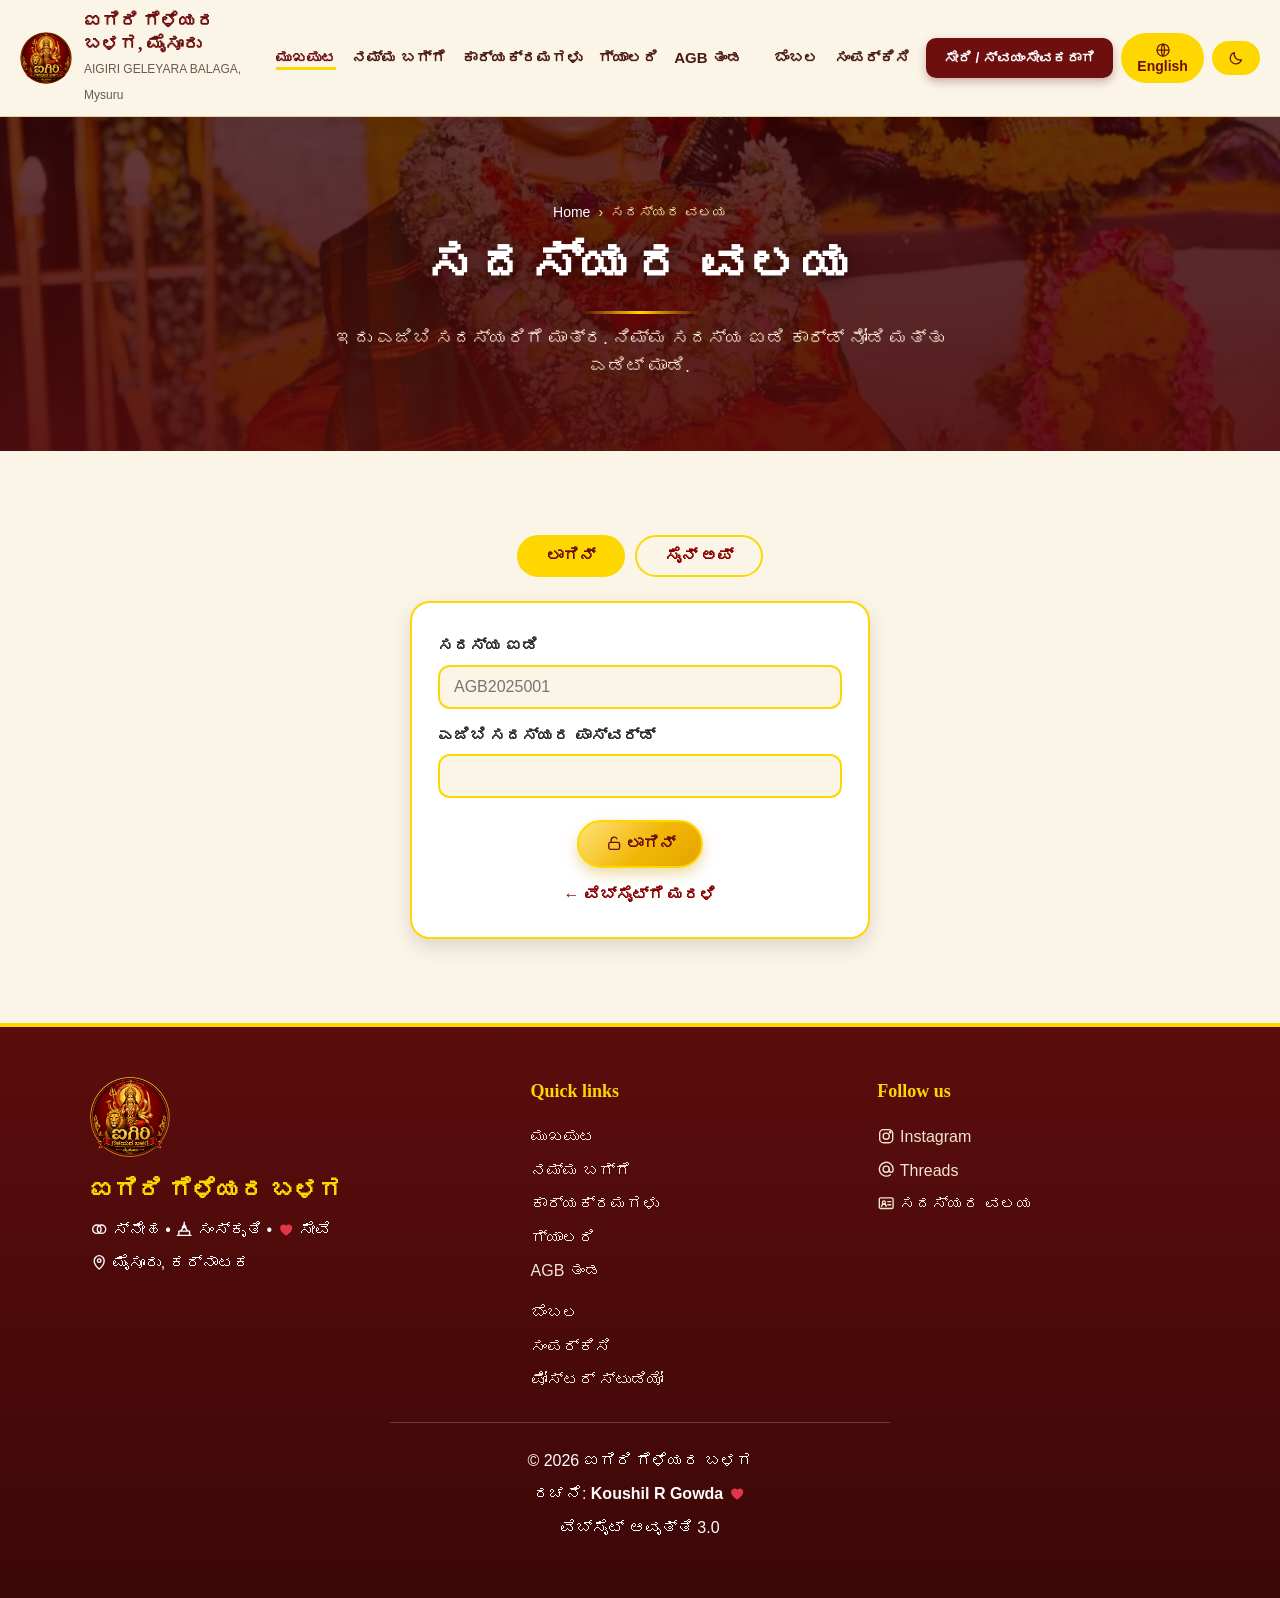
<file: member.html>
<!DOCTYPE html>
<html lang="kn">
<head>
<meta charset="UTF-8">
<meta name="referrer" content="strict-origin-when-cross-origin">
<meta name="robots" content="noindex,nofollow">
<meta name="author" content="Koushil R Gowda">
<meta name="copyright" content="AIGIRI GELEYARA BALAGA, Mysuru">
<meta name="description" content="Official website of AIGIRI GELEYARA BALAGA, Mysuru.">
<meta name="viewport" content="width=device-width, initial-scale=1.0">
<title>Member | ಐಗಿರಿ ಗೆಳೆಯರ ಬಳಗ</title>
<script>(function(){try{var r=document.documentElement;if(sessionStorage.getItem("agbDoor")==="1")r.classList.add("doors-closed");if(sessionStorage.getItem("agbSeen")==="1")r.classList.add("seen");}catch(e){}})();</script>
<script>
/* Debug helper: open the website with ?debug at the end of the address
   (example: .../aigiri-geleyara-balaga/?debug) and any JavaScript error is
   shown in a red box at the bottom of the screen. */
window.addEventListener("error", function (e) {
    if (location.search.indexOf("debug") === -1) return;
    var box = document.createElement("pre");
    box.style.cssText = "position:fixed;z-index:999999;left:0;right:0;bottom:0;margin:0;padding:10px;background:#b00020;color:#fff;font-size:12px;white-space:pre-wrap";
    box.textContent = "ERROR: " + e.message + " (" + String(e.filename || "").split("/").pop() + " line " + e.lineno + ")";
    document.body.appendChild(box);
});

/* With ?debug a small green panel at the top shows what is happening on the page. */
(function () {
    if (location.search.indexOf("debug") === -1) return;
    var last = "(tap somewhere)";

    function panel() {
        var p = document.getElementById("dbgPanel");
        if (!p) {
            p = document.createElement("pre");
            p.id = "dbgPanel";
            p.style.cssText = "position:fixed;z-index:999999;left:0;right:0;top:0;margin:0;padding:8px;background:rgba(0,0,0,.88);color:#0f0;font-size:11px;white-space:pre-wrap;pointer-events:none";
            document.body.appendChild(p);
        }
        return p;
    }

    function show() {
        var done = false;
        try { done = typeof posterFrame !== "undefined"; } catch (e) { done = false; }
        var loader = document.getElementById("loader");
        var style = loader ? getComputedStyle(loader) : null;
        var days = document.querySelector(".cd-days");
        panel().textContent =
            "DEBUG PANEL\n" +
            "script.js ran to the end: " + done + "\n" +
            "functions: language=" + (typeof changeLanguage) + " slider=" + (typeof showSlide) + "\n" +
            "loader: " + (style ? style.display + "/" + style.visibility + "/" + style.opacity : "none") + "\n" +
            "countdown days: " + (days ? days.textContent : "-") + "\n" +
            "screen: " + innerWidth + "x" + innerHeight + "\n" +
            "last tap on: " + last;
    }

    document.addEventListener("click", function (e) {
        var t = e.target;
        last = t.tagName + (t.id ? "#" + t.id : "") + (typeof t.className === "string" && t.className ? "." + t.className.split(" ")[0] : "");
        show();
    }, true);

    window.addEventListener("load", function () { setTimeout(show, 1500); setInterval(show, 2000); });
})();
</script>
<link rel="stylesheet" href="css/style.css">
<link rel="manifest" href="manifest.json">
<meta name="theme-color" content="#6d0f0f">
<link rel="icon" type="image/png" href="images/icon-192.png">
<link rel="apple-touch-icon" href="images/icon-192.png">
</head>
<body class="has-tabbar page-member">
<div id="doors" aria-hidden="true"><span class="door-mandala"></span><span class="door-seal"><img src="images/logo.png" alt=""></span></div>
<div id="loader">
<div class="lx-glow"></div>
<div class="lx-mandala"></div>
<div class="lx-embers"><i style="--x:25%;--d:2.1s;--s:6.0s;--z:5px"></i><i style="--x:65%;--d:4.2s;--s:8.0s;--z:6px"></i><i style="--x:69%;--d:0.9s;--s:6.3s;--z:3px"></i><i style="--x:5%;--d:1.9s;--s:6.5s;--z:3px"></i><i style="--x:22%;--d:4.0s;--s:5.3s;--z:4px"></i><i style="--x:92%;--d:0.2s;--s:8.0s;--z:6px"></i><i style="--x:82%;--d:2.2s;--s:7.8s;--z:6px"></i><i style="--x:92%;--d:0.6s;--s:7.8s;--z:5px"></i><i style="--x:6%;--d:0.8s;--s:7.4s;--z:3px"></i><i style="--x:6%;--d:2.3s;--s:6.4s;--z:5px"></i><i style="--x:55%;--d:2.4s;--s:5.2s;--z:3px"></i><i style="--x:64%;--d:4.3s;--s:5.3s;--z:4px"></i><i style="--x:30%;--d:3.4s;--s:7.3s;--z:3px"></i><i style="--x:19%;--d:2.8s;--s:6.5s;--z:6px"></i><i style="--x:29%;--d:1.7s;--s:5.0s;--z:6px"></i><i style="--x:41%;--d:1.8s;--s:6.1s;--z:6px"></i><i style="--x:44%;--d:5.0s;--s:5.9s;--z:3px"></i><i style="--x:15%;--d:0.8s;--s:7.0s;--z:6px"></i></div>
<div class="lx-stage">
<svg class="lx-ring" viewBox="0 0 200 200" aria-hidden="true"><circle cx="100" cy="100" r="94" pathLength="100"/></svg>
<div class="lx-dash"></div>
<img class="lx-logo" src="images/logo.png" alt="AGB Logo">
</div>
<h1 class="lx-title">ಐಗಿರಿ ಗೆಳೆಯರ ಬಳಗ</h1>
<h2 class="lx-sub">AIGIRI GELEYARA BALAGA</h2>
<p class="lx-motto">ಸೇವೆ • ಸ್ನೇಹ • ಸಂಸ್ಕೃತಿ</p>
<div class="lx-line"><span></span></div>
</div>
<header>
<svg width="0" height="0" style="position:absolute" aria-hidden="true" focusable="false"><symbol id="i-lamp" viewBox="0 0 24 24"><path d="M3 14c0 4 4 6 9 6s9-2 9-6H3z"/><path d="M12 3c2 2.4 2.6 4.3 0 6.6-2.6-2.3-2-4.2 0-6.6z"/><path d="M12 10.5V12"/></symbol><symbol id="i-lotus" viewBox="0 0 24 24"><path d="M12 5c2.8 2.6 3.2 6 0 10-3.2-4-2.8-7.4 0-10z"/><path d="M12 15c-3.5-.3-6-2.4-7-6 3 0 5.2 1.2 6.2 3.2"/><path d="M12 15c3.5-.3 6-2.4 7-6-3 0-5.2 1.2-6.2 3.2"/><path d="M6 19c2 1.2 4 1.6 6 1.6s4-.4 6-1.6"/></symbol><symbol id="i-modak" viewBox="0 0 24 24"><path d="M12 3c1.2 2 .8 3.2 0 4.2 4 .8 7 4 7 8 0 3-3 5-7 5s-7-2-7-5c0-4 3-7.2 7-8-.8-1-1.2-2.2 0-4.2z"/><path d="M9 11c.6 3 .6 5.5 0 8M15 11c-.6 3-.6 5.5 0 8"/></symbol><symbol id="i-calendar" viewBox="0 0 24 24"><rect x="4" y="5" width="16" height="15" rx="2"/><path d="M4 10h16M8 3v4M16 3v4"/></symbol><symbol id="i-pin" viewBox="0 0 24 24"><path d="M12 21s-6.5-5.6-6.5-11a6.5 6.5 0 0113 0c0 5.4-6.5 11-6.5 11z"/><circle cx="12" cy="10" r="2.3"/></symbol><symbol id="i-people" viewBox="0 0 24 24"><circle cx="9" cy="8" r="3"/><path d="M3.5 19c0-3.2 2.5-5.5 5.5-5.5s5.5 2.3 5.5 5.5"/><circle cx="17" cy="9" r="2.4"/><path d="M16 13.8c2.8 0 4.7 1.9 4.7 4.7"/></symbol><symbol id="i-camera" viewBox="0 0 24 24"><rect x="3.5" y="3.5" width="17" height="17" rx="5"/><circle cx="12" cy="12" r="4"/><circle cx="17.3" cy="6.7" r=".9" fill="currentColor"/></symbol><symbol id="i-heart" viewBox="0 0 24 24"><path d="M12 20.5s-8-4.7-8-10.3A4.6 4.6 0 0112 7.6a4.6 4.6 0 018 2.6c0 5.6-8 10.3-8 10.3z" fill="currentColor" stroke="none"/></symbol><symbol id="i-united" viewBox="0 0 24 24"><circle cx="9" cy="12" r="5.5"/><circle cx="15" cy="12" r="5.5"/></symbol><symbol id="i-temple" viewBox="0 0 24 24"><path d="M12 2.8v3M9.5 9.5L12 5.8l2.5 3.7M7.5 14L12 8.6l4.5 5.4M5 20v-5.5h14V20M3 20h18"/></symbol><symbol id="i-idcard" viewBox="0 0 24 24"><rect x="3" y="5" width="18" height="14" rx="2"/><circle cx="9" cy="11" r="2"/><path d="M6 16c.4-2 1.6-3 3-3s2.6 1 3 3M14 10h4M14 14h4"/></symbol><symbol id="i-palette" viewBox="0 0 24 24"><path d="M12 3a9 9 0 100 18c1.2 0 1.9-.9 1.6-1.9-.3-1.1.4-2.1 1.5-2.1H17a4 4 0 004-4c0-5-4-10-9-10z"/><circle cx="7.6" cy="11.2" r="1.1"/><circle cx="10.4" cy="7.4" r="1.1"/><circle cx="15" cy="7.4" r="1.1"/></symbol><symbol id="i-cake" viewBox="0 0 24 24"><path d="M4 20v-6h16v6zM6.5 14v-3h11v3M12 11V8"/><path d="M12 3.6c.8.9.8 1.6 0 2.2-.8-.6-.8-1.3 0-2.2z"/></symbol><symbol id="i-unlock" viewBox="0 0 24 24"><rect x="5" y="11" width="14" height="9" rx="2"/><path d="M8 11V8a4 4 0 017.5-1.8"/></symbol><symbol id="i-lock" viewBox="0 0 24 24"><rect x="5" y="11" width="14" height="9" rx="2"/><path d="M8 11V8a4 4 0 018 0v3"/></symbol><symbol id="i-door" viewBox="0 0 24 24"><path d="M10 4H6a2 2 0 00-2 2v12a2 2 0 002 2h4M15 8l4 4-4 4M19 12H9"/></symbol><symbol id="i-download" viewBox="0 0 24 24"><path d="M12 4v11M7.5 11l4.5 4.5 4.5-4.5M5 20h14"/></symbol><symbol id="i-document" viewBox="0 0 24 24"><path d="M7 3h7l4 4v14H7zM14 3v4h4M9.5 12h6M9.5 16h6"/></symbol><symbol id="i-printer" viewBox="0 0 24 24"><path d="M7 9V4h10v5M7 17H5a1.5 1.5 0 01-1.5-1.5v-5A1.5 1.5 0 015 9h14a1.5 1.5 0 011.5 1.5v5A1.5 1.5 0 0119 17h-2M7 14h10v7H7z"/></symbol><symbol id="i-check" viewBox="0 0 24 24"><circle cx="12" cy="12" r="9"/><path d="M8 12.3l2.7 2.7L16 9.5"/></symbol><symbol id="i-tick" viewBox="0 0 24 24"><path d="M5 12.5l4.5 4.5L19 7.5"/></symbol><symbol id="i-hourglass" viewBox="0 0 24 24"><path d="M7 3h10M7 21h10M8 3c0 5 3 6 4 9-1 3-4 4-4 9M16 3c0 5-3 6-4 9 1 3 4 4 4 9"/></symbol><symbol id="i-cross" viewBox="0 0 24 24"><circle cx="12" cy="12" r="9"/><path d="M9 9l6 6M15 9l-6 6"/></symbol><symbol id="i-warning" viewBox="0 0 24 24"><path d="M12 3.5l9 16H3zM12 10v4.5M12 17.2v.1"/></symbol><symbol id="i-sparkle" viewBox="0 0 24 24"><path d="M12 3l1.8 5.2L19 10l-5.2 1.8L12 17l-1.8-5.2L5 10l5.2-1.8zM18.5 16l.8 2.2 2.2.8-2.2.8-.8 2.2-.8-2.2-2.2-.8 2.2-.8z"/></symbol><symbol id="i-phone" viewBox="0 0 24 24"><path d="M6.5 3.5h3l1.5 4-2 1.3a11 11 0 005.2 5.2l1.3-2 4 1.5v3a2.5 2.5 0 01-2.7 2.5C10 18.5 5.5 14 4.2 6.2A2.5 2.5 0 016.5 3.5z"/></symbol><symbol id="i-mail" viewBox="0 0 24 24"><rect x="3" y="5" width="18" height="14" rx="2"/><path d="M3.5 7l8.5 6 8.5-6"/></symbol><symbol id="i-map" viewBox="0 0 24 24"><path d="M9 4L3.5 6v14L9 18l6 2 5.5-2V4L15 6zM9 4v14M15 6v14"/></symbol><symbol id="i-at" viewBox="0 0 24 24"><circle cx="12" cy="12" r="4"/><path d="M16 12v1.5a2.5 2.5 0 005 0V12a9 9 0 10-3.6 7.2"/></symbol><symbol id="i-globe" viewBox="0 0 24 24"><circle cx="12" cy="12" r="9"/><path d="M3 12h18M12 3c3 3 3 15 0 18M12 3c-3 3-3 15 0 18"/></symbol><symbol id="i-moon" viewBox="0 0 24 24"><path d="M20 14.5A8.5 8.5 0 019.5 4a8.5 8.5 0 1010.5 10.5z"/></symbol><symbol id="i-sun" viewBox="0 0 24 24"><circle cx="12" cy="12" r="4"/><path d="M12 2.5V5M12 19v2.5M2.5 12H5M19 12h2.5M5.2 5.2L7 7M17 17l1.8 1.8M18.8 5.2L17 7M7 17l-1.8 1.8"/></symbol><symbol id="i-arrowup" viewBox="0 0 24 24"><path d="M12 19V6M6.5 11.5L12 6l5.5 5.5"/></symbol><symbol id="i-gift" viewBox="0 0 24 24"><rect x="4" y="10" width="16" height="10" rx="1"/><rect x="3" y="7" width="18" height="3"/><path d="M12 7v13M12 7C10 7 8 6 8 4.5S10 3 12 7c2-4 4-3 4-2.5S14 7 12 7"/></symbol><symbol id="i-bowl" viewBox="0 0 24 24"><path d="M3.5 11h17a8.5 7 0 01-17 0zM8 7c0-1.5 1.5-1.5 1.5-3M12 7c0-1.5 1.5-1.5 1.5-3M16 7c0-1.5 1.5-1.5 1.5-3"/></symbol><symbol id="i-music" viewBox="0 0 24 24"><path d="M9 18V6l10-2v12M9 18a2.5 2.5 0 11-5 0 2.5 2.5 0 015 0zM19 16a2.5 2.5 0 11-5 0 2.5 2.5 0 015 0z"/></symbol><symbol id="i-hand" viewBox="0 0 24 24"><path d="M8 12V5.5a1.5 1.5 0 013 0V11M11 11V4a1.5 1.5 0 013 0v7M14 11V5.5a1.5 1.5 0 013 0V15c0 3.5-2.5 6-6 6s-5.5-2-6.5-5l-1-3a1.5 1.5 0 012.7-1L8 14"/></symbol><symbol id="i-clock" viewBox="0 0 24 24"><circle cx="12" cy="12" r="9"/><path d="M12 7v5l3.5 2"/></symbol><symbol id="i-namaste" viewBox="0 0 24 24"><path d="M12 20c-3.5 0-6-2.2-6-5.5 0-3 2-5 4.2-7 .6-.5 1.8-.5 1.8-1.5 0 1 1.2 1 1.8 1.5 2.2 2 4.2 4 4.2 7 0 3.3-2.5 5.5-6 5.5zM12 7v13"/></symbol><symbol id="i-chat" viewBox="0 0 24 24"><path d="M4.5 5.5h15v10.5H10l-4.5 4v-4h-1z"/></symbol><symbol id="i-play" viewBox="0 0 24 24"><path d="M8 5v14l11-7z" fill="currentColor" stroke="none"/></symbol><symbol id="i-diamond" viewBox="0 0 24 24"><path d="M12 4l6 8-6 8-6-8z" fill="currentColor" stroke="none"/></symbol><symbol id="i-user" viewBox="0 0 24 24"><circle cx="12" cy="8" r="4"/><path d="M4.5 20c.8-4 3.7-6 7.5-6s6.700 2 7.500 6"/></symbol><symbol id="i-wrench" viewBox="0 0 24 24"><path d="M14.5 6.5a4 4 0 00-5 5L4 17l3 3 5.500-5.500a4 4 0 005-5l-2.500 2.500-2.500-.5-.5-2.500z"/></symbol><symbol id="i-home" viewBox="0 0 24 24"><path d="M4 11l8-7 8 7M6 10v10h12V10M10 20v-5h4v5"/></symbol><symbol id="i-image" viewBox="0 0 24 24"><rect x="3" y="4" width="18" height="16" rx="2"/><circle cx="9" cy="10" r="1.800"/><path d="M3.500 17l5-5 4 4 3-3 5 5"/></symbol></svg>
<nav class="navbar">
<a class="logo" href="index.html">
<img src="images/logo.png" alt="Logo" width="52" height="52">
<div>
<h2>ಐಗಿರಿ ಗೆಳೆಯರ ಬಳಗ, ಮೈಸೂರು</h2>
<small>AIGIRI GELEYARA BALAGA, Mysuru</small>
</div>
</a>
<button class="menu-toggle" id="menuToggle" aria-label="Menu">☰</button>
<ul class="nav-links">
<li><a href="index.html" class="active" data-i18n="nav-home"></a></li>
<li><a href="about.html" data-i18n="nav-about"></a></li>
<li><a href="events.html" data-i18n="nav-events"></a></li>
<li><a href="gallery.html" data-i18n="nav-gallery"></a></li>
<li><a href="team.html" data-i18n="nav-team"></a></li>
<li><a href="news.html" data-i18n="nav-news"></a></li>
<li><a href="support.html" data-i18n="nav-sponsor"></a></li>
<li><a href="contact.html" data-i18n="nav-contact"></a></li>
<li class="nav-extra"><a href="poster.html" data-i18n="sheet-birthday">Birthday Poster</a></li>
</ul>
<div class="actions">
<a class="join-btn" href="support.html" data-i18n="nav-join">Join / Volunteer</a>
<button id="langBtn">🌐 English</button>
<button id="themeBtn">🌙</button>
</div>
</nav>
</header>

<section class="page-hero"><div class="page-hero-bg" style="background-image:url('images/gallery-slider/photo3.jpg')"></div><div class="wrap">
<nav class="crumbs"><a href="index.html" data-i18n="crumb-home">Home</a><span>›</span><span data-i18n="sheet-member"></span></nav>
<h1 data-i18n="mb-title"></h1>
<p data-i18n="mb-sub"></p>
</div></section>
<section id="member" class="section">
<div class="wrap">

<!-- Screen 1: Log in or Sign up -->
<div id="memberAuth">
<div class="auth-tabs">
<button type="button" id="tabLogin" class="active" data-i18n="mb-tab-login">Log in</button>
<button type="button" id="tabSignup" data-i18n="mb-tab-signup">Sign up</button>
</div>

<!-- Log in -->
<form id="loginForm" class="member-box" autocomplete="off" novalidate>
<label for="loginId" data-i18n="mb-id">Member ID</label>
<input type="text" id="loginId" placeholder="AGB2025001" autocapitalize="characters" maxlength="12">
<label for="loginPass" data-i18n="mb-pass">AGB member password</label>
<input type="password" id="loginPass">
<p class="member-error" id="loginMsg" hidden></p>
<div class="member-actions">
<button class="btn" type="submit" id="loginBtn" data-i18n="mb-login-btn">🔓 Log in</button>
<a class="member-back" href="index.html" data-i18n="mb-back">← Back to Website</a>
</div>
</form>

<!-- Sign up: form on one side, live card preview on the other -->
<div id="signupArea" class="signup-grid" hidden>
<form id="signupForm" class="member-box" autocomplete="off" novalidate>
<label for="suName" data-i18n="mb-name">Full name</label>
<input type="text" id="suName" maxlength="60">

<label for="suPhone" data-i18n="mb-phone">Mobile number</label>
<input type="tel" id="suPhone" inputmode="numeric" maxlength="14" placeholder="9XXXXXXXXX">

<label for="suBlood" data-i18n="mb-blood">Blood group</label>
<select id="suBlood">
<option value="" data-i18n="mb-choose">Choose…</option>
<option>A+</option><option>A-</option><option>B+</option><option>B-</option>
<option>AB+</option><option>AB-</option><option>O+</option><option>O-</option>
</select>

<label for="suYear" data-i18n="mb-year">Joining year</label>
<select id="suYear"><option value="" data-i18n="mb-choose">Choose…</option></select>

<label for="suPhoto" data-i18n="mb-photo">Your photo</label>
<input type="file" id="suPhoto" accept="image/*">
<p class="member-hint" data-i18n="mb-photo-hint">A clear face photo. It is made smaller automatically.</p>

<label for="suPass" data-i18n="mb-pass">AGB member password</label>
<input type="password" id="suPass" autocomplete="off">
<p class="member-hint" data-i18n="mb-pass-hint">Ask AGB for the member password. Only AGB members can sign up.</p>
<label for="suPin" data-i18n="mb-pin">Create a PIN (4–6 digits)</label>
<input type="password" id="suPin" inputmode="numeric" maxlength="6">
<label for="suPin2" data-i18n="mb-pin2">Repeat PIN</label>
<input type="password" id="suPin2" inputmode="numeric" maxlength="6">
<p class="member-hint" data-i18n="mb-pin-hint">You need this PIN to edit your details. Remember it!</p>

<label class="member-check"><input type="checkbox" id="suConsent"> <span data-i18n="mb-consent">I agree that AGB may store my details (name, photo, phone, blood group) to make my ID card.</span></label>

<p class="member-error" id="signupMsg" hidden></p>
<div class="member-actions">
<button class="btn" type="submit" id="signupBtn" data-i18n="mb-signup-btn">✨ Create my ID card</button>
<a class="member-back" href="index.html" data-i18n="mb-back">← Back to Website</a>
</div>
</form>

<div class="preview-wrap">
<p class="preview-title" data-i18n="mb-preview">Live preview</p>
<div class="idcard front" id="previewCard"></div>
</div>
</div>
</div>

<!-- Screen 2: the member's own ID card -->
<div id="editScreen" hidden>
<h3 data-i18n="mb-edit-title">Edit my Member ID</h3>
<p class="member-hint" data-i18n="mb-edit-note">Your name and role can only be changed by AGB.</p>
<div class="edit-grid">
<div class="edit-preview"><div id="editPreview" class="idcard"></div></div>
<div class="edit-form">
<label class="btn btn-sm upload"><input type="file" id="editPhoto" accept="image/*" hidden><span data-i18n="mb-e-photo">Change photo</span></label>
<label class="check"><input type="checkbox" id="editCut" checked><span data-i18n="mb-e-cut">Remove photo background (cut-out)</span></label>
<label for="editZoom" data-i18n="mb-e-zoom">Zoom</label><input type="range" id="editZoom" min="0.6" max="2" step="0.05" value="1">
<label for="editX" data-i18n="mb-e-x">Left / Right</label><input type="range" id="editX" min="-1" max="1" step="0.05" value="0">
<label for="editY" data-i18n="mb-e-y">Up / Down</label><input type="range" id="editY" min="-1" max="1" step="0.05" value="0">
<button type="button" class="btn btn-sm btn-outline-dark" id="editReset" data-i18n="mb-e-reset">Reset position</button>
<label for="editPhone" data-i18n="mb-e-phone">Mobile number</label>
<input type="tel" id="editPhone" inputmode="numeric" maxlength="12" autocomplete="off">
<label for="editBlood" data-i18n="mb-e-blood">Blood group</label>
<select id="editBlood"><option value="A+">A+</option><option value="A-">A-</option><option value="B+">B+</option><option value="B-">B-</option><option value="AB+">AB+</option><option value="AB-">AB-</option><option value="O+">O+</option><option value="O-">O-</option></select>
<label for="editPin" data-i18n="mb-e-pin">Your PIN (needed to save)</label>
<input type="password" id="editPin" inputmode="numeric" maxlength="6" autocomplete="off">
<p class="member-error" id="editMsg" hidden></p>
<div class="edit-actions"><button type="button" class="btn" id="editSave" data-i18n="mb-e-save">Save changes</button><button type="button" class="btn btn-outline-dark" id="editCancel" data-i18n="mb-e-cancel">Cancel</button></div>
</div>
</div>
</div>
<div id="memberCard" hidden>
<h2 class="section-title" data-i18n="mb-card-title">🪪 Your ID Card</h2>
<p class="member-notice" id="cardNotice"></p>
<div class="card-pair">
<div class="idcard front" id="cardFront"></div>
<div class="idcard back" id="cardBack"></div>
</div>
<div class="member-actions card-actions">
<div class="dl-row">
<button class="btn" type="button" id="pngBtn" data-i18n="mb-dl-png">⬇ PNG picture</button>
<button class="btn" type="button" id="pdfBtn" data-i18n="mb-dl-pdf">📄 PDF (for printing)</button>
<button class="btn" type="button" id="printBtn" data-i18n="mb-print">🖨 Print</button>
</div>
<p class="member-hint" data-i18n="mb-dl-hint">The PDF and Print are exactly card size (54 × 86 mm). When printing, choose 100% (actual size).</p>
<button class="btn" type="button" id="editBtn" data-i18n="mb-edit-btn">Edit my card</button>
<button class="btn" type="button" id="logoutBtn" data-i18n="mb-logout">🚪 Log out</button>
</div>
</div>

</div>
</section>

<footer class="footer">
<div class="footer-grid">
<div class="foot-brand">
<img src="images/logo.png" class="footer-logo" alt="AGB Logo">
<h2 data-i18n="foot-name">AIGIRI GELEYARA BALAGA</h2>
<p data-i18n="foot-tag">Friendship • Culture • Service</p>
<p data-i18n="foot-place">Mysuru, Karnataka</p>
</div>
<div class="foot-col"><h4 data-i18n="foot-links">Quick links</h4>
<a href="index.html" data-i18n="nav-home"></a>
<a href="about.html" data-i18n="nav-about"></a>
<a href="events.html" data-i18n="nav-events"></a>
<a href="gallery.html" data-i18n="nav-gallery"></a>
<a href="team.html" data-i18n="nav-team"></a>
<a href="news.html" data-i18n="nav-news"></a>
<a href="support.html" data-i18n="nav-sponsor"></a>
<a href="contact.html" data-i18n="nav-contact"></a>
<a href="poster.html" data-i18n="sheet-birthday"></a>
</div>
<div class="foot-col"><h4 data-i18n="foot-follow">Follow us</h4>
<a href="https://www.instagram.com/aigiri2025?igsh=MXF0YjN5aWN6cHEwbQ==" target="_blank" rel="noopener">📷 Instagram</a>
<a href="https://www.threads.com/@aigiri2025" target="_blank" rel="noopener">🧵 Threads</a>
<a href="member.html" class="foot-member" data-i18n="foot-member">🪪 Member Zone</a>
</div>
</div>
<hr>
<p data-i18n="foot-copy">© 2026 AIGIRI GELEYARA BALAGA</p>
<p data-i18n="foot-dev">Developed with ❤️ by <b>Koushil R Gowda</b></p>
<p data-i18n="foot-ver">Website Version 3.0</p>
</footer>

<div class="sheet-backdrop" id="sheetBackdrop"></div>
<div class="sheet" id="menuSheet" aria-hidden="true">
<div class="sheet-grip"></div>
<a href="index.html"><svg class="ic" aria-hidden="true"><use href="#i-home"></use></svg><span data-i18n="nav-home">Home</span></a>
<a href="about.html"><svg class="ic" aria-hidden="true"><use href="#i-lotus"></use></svg><span data-i18n="nav-about">About</span></a>
<a href="events.html"><svg class="ic" aria-hidden="true"><use href="#i-calendar"></use></svg><span data-i18n="nav-events">Events</span></a>
<a href="gallery.html"><svg class="ic" aria-hidden="true"><use href="#i-image"></use></svg><span data-i18n="nav-gallery">Gallery</span></a>
<a href="team.html"><svg class="ic" aria-hidden="true"><use href="#i-people"></use></svg><span data-i18n="nav-team">AGB Team</span></a>
<a href="news.html"><svg class="ic" aria-hidden="true"><use href="#i-document"></use></svg><span data-i18n="nav-news">News</span></a>
<a href="support.html"><svg class="ic" aria-hidden="true"><use href="#i-united"></use></svg><span data-i18n="nav-sponsor">Support</span></a>
<a href="contact.html"><svg class="ic" aria-hidden="true"><use href="#i-phone"></use></svg><span data-i18n="nav-contact">Contact</span></a>
<a href="poster.html"><svg class="ic" aria-hidden="true"><use href="#i-palette"></use></svg><span data-i18n="sheet-birthday">Birthday Poster</span></a>
</div>
<nav class="tabbar" aria-label="Quick menu">
<a href="index.html" class="on"><span>🏠</span><em data-i18n="tab-home">Home</em></a>
<a href="events.html"><span>📅</span><em data-i18n="tab-events">Events</em></a>
<a href="gallery.html"><span>🖼️</span><em data-i18n="tab-gallery">Gallery</em></a>
<a href="support.html"><span>🤝</span><em data-i18n="tab-support">Support</em></a>
<button type="button" id="tabMenu"><span>☰</span><em data-i18n="tab-menu">Menu</em></button>
</nav>
<div id="toast" class="toast"></div>
<button id="topBtn" aria-label="Back to top">⬆</button>
<script src="js/member-config.js"></script>
<script src="js/script.js"></script>
<script src="js/qr.js"></script>
<script src="js/card.js"></script>
<script src="js/member.js"></script>

<script>
if ("serviceWorker" in navigator) {
    navigator.serviceWorker.register("service-worker.js").then(() => console.log("Service Worker Registered"));
}
</script></body>
</html>
</file>
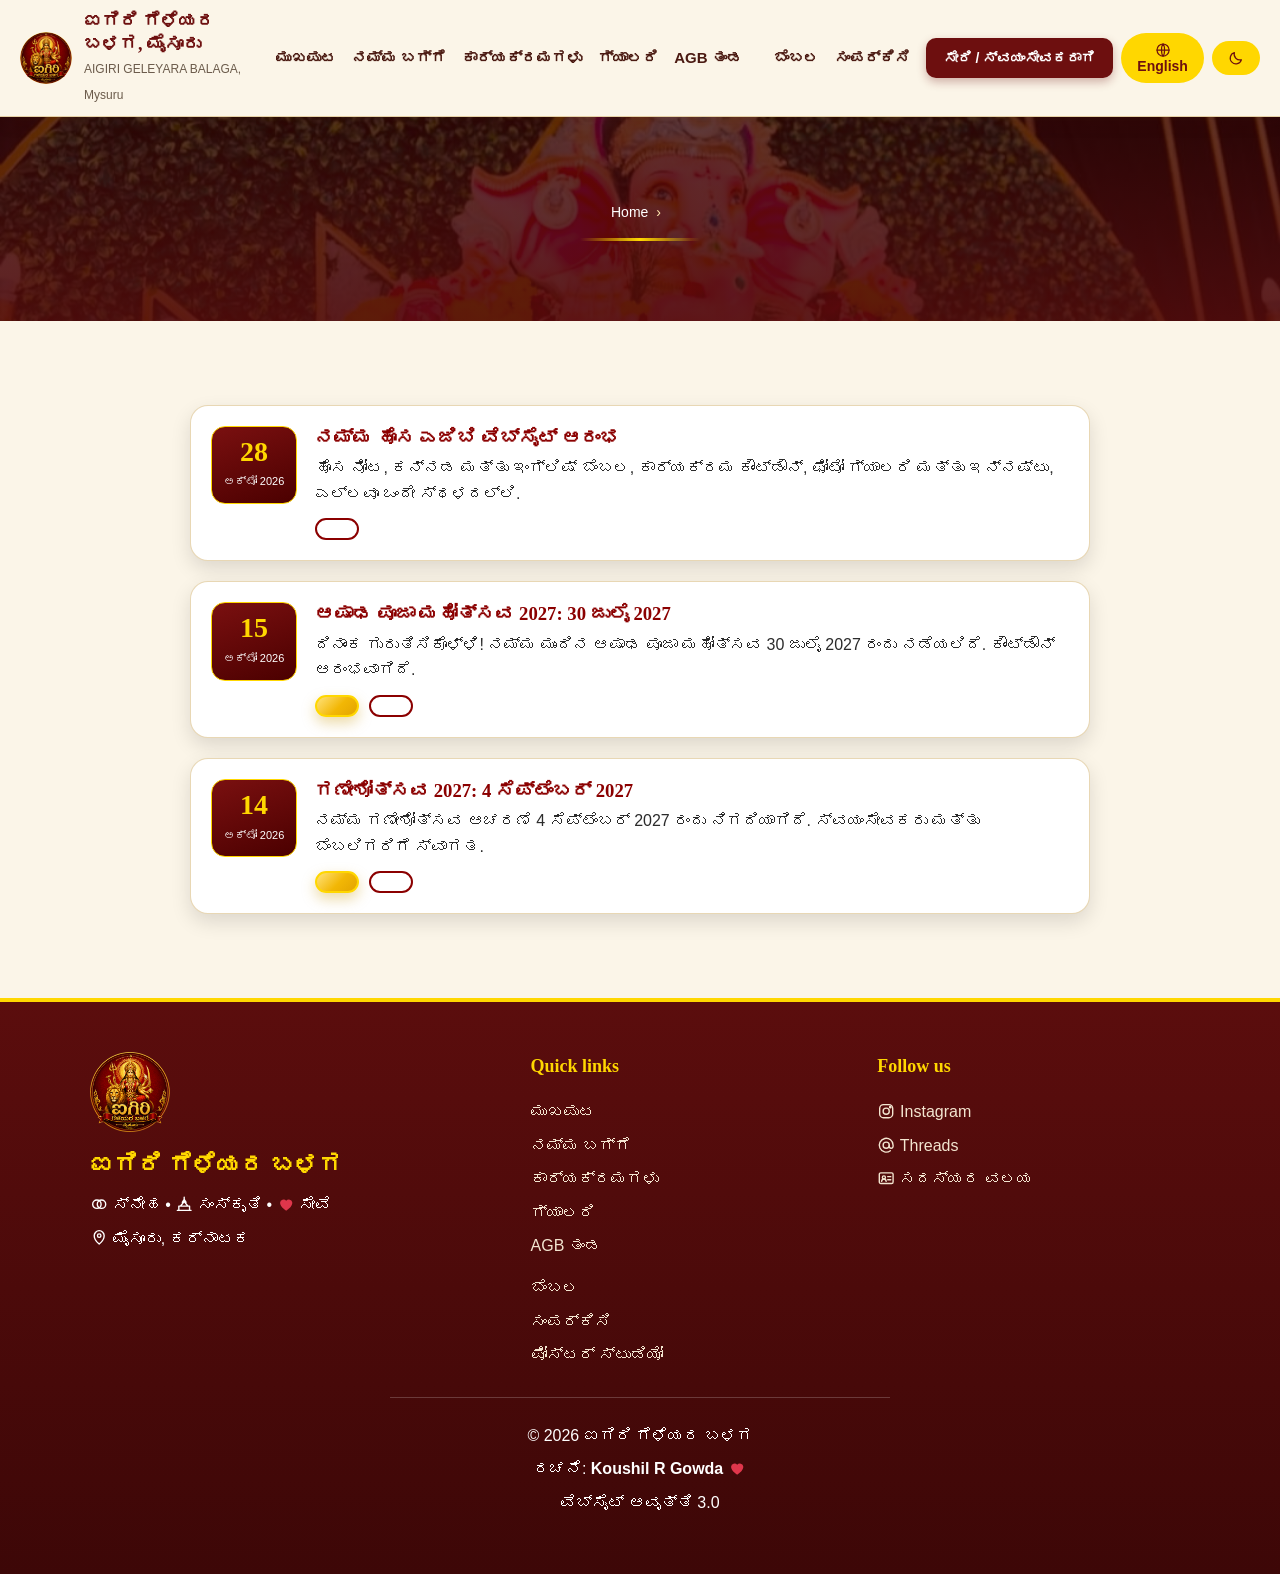
<file: news.html>
<!DOCTYPE html>
<html lang="kn">
<head>
<meta charset="UTF-8">
<meta name="referrer" content="strict-origin-when-cross-origin">
<meta name="robots" content="index,follow">
<meta name="author" content="Koushil R Gowda">
<meta name="copyright" content="AIGIRI GELEYARA BALAGA, Mysuru">
<meta name="description" content="Official website of AIGIRI GELEYARA BALAGA, Mysuru.">
<meta name="viewport" content="width=device-width, initial-scale=1.0">
<title>News | ಐಗಿರಿ ಗೆಳೆಯರ ಬಳಗ</title>
<script>(function(){try{var r=document.documentElement;if(sessionStorage.getItem("agbDoor")==="1")r.classList.add("doors-closed");if(sessionStorage.getItem("agbSeen")==="1")r.classList.add("seen");}catch(e){}})();</script>
<script>
/* Debug helper: open the website with ?debug at the end of the address
   (example: .../aigiri-geleyara-balaga/?debug) and any JavaScript error is
   shown in a red box at the bottom of the screen. */
window.addEventListener("error", function (e) {
    if (location.search.indexOf("debug") === -1) return;
    var box = document.createElement("pre");
    box.style.cssText = "position:fixed;z-index:999999;left:0;right:0;bottom:0;margin:0;padding:10px;background:#b00020;color:#fff;font-size:12px;white-space:pre-wrap";
    box.textContent = "ERROR: " + e.message + " (" + String(e.filename || "").split("/").pop() + " line " + e.lineno + ")";
    document.body.appendChild(box);
});

/* With ?debug a small green panel at the top shows what is happening on the page. */
(function () {
    if (location.search.indexOf("debug") === -1) return;
    var last = "(tap somewhere)";

    function panel() {
        var p = document.getElementById("dbgPanel");
        if (!p) {
            p = document.createElement("pre");
            p.id = "dbgPanel";
            p.style.cssText = "position:fixed;z-index:999999;left:0;right:0;top:0;margin:0;padding:8px;background:rgba(0,0,0,.88);color:#0f0;font-size:11px;white-space:pre-wrap;pointer-events:none";
            document.body.appendChild(p);
        }
        return p;
    }

    function show() {
        var done = false;
        try { done = typeof posterFrame !== "undefined"; } catch (e) { done = false; }
        var loader = document.getElementById("loader");
        var style = loader ? getComputedStyle(loader) : null;
        var days = document.querySelector(".cd-days");
        panel().textContent =
            "DEBUG PANEL\n" +
            "script.js ran to the end: " + done + "\n" +
            "functions: language=" + (typeof changeLanguage) + " slider=" + (typeof showSlide) + "\n" +
            "loader: " + (style ? style.display + "/" + style.visibility + "/" + style.opacity : "none") + "\n" +
            "countdown days: " + (days ? days.textContent : "-") + "\n" +
            "screen: " + innerWidth + "x" + innerHeight + "\n" +
            "last tap on: " + last;
    }

    document.addEventListener("click", function (e) {
        var t = e.target;
        last = t.tagName + (t.id ? "#" + t.id : "") + (typeof t.className === "string" && t.className ? "." + t.className.split(" ")[0] : "");
        show();
    }, true);

    window.addEventListener("load", function () { setTimeout(show, 1500); setInterval(show, 2000); });
})();
</script>
<link rel="stylesheet" href="css/style.css">
<link rel="manifest" href="manifest.json">
<meta name="theme-color" content="#6d0f0f">
<link rel="icon" type="image/png" href="images/icon-192.png">
<link rel="apple-touch-icon" href="images/icon-192.png">
</head>
<body class="has-tabbar page-news">
<div id="doors" aria-hidden="true"><span class="door-mandala"></span><span class="door-seal"><img src="images/logo.png" alt=""></span></div>
<div id="loader">
<div class="lx-glow"></div>
<div class="lx-mandala"></div>
<div class="lx-embers"><i style="--x:25%;--d:2.1s;--s:6.0s;--z:5px"></i><i style="--x:65%;--d:4.2s;--s:8.0s;--z:6px"></i><i style="--x:69%;--d:0.9s;--s:6.3s;--z:3px"></i><i style="--x:5%;--d:1.9s;--s:6.5s;--z:3px"></i><i style="--x:22%;--d:4.0s;--s:5.3s;--z:4px"></i><i style="--x:92%;--d:0.2s;--s:8.0s;--z:6px"></i><i style="--x:82%;--d:2.2s;--s:7.8s;--z:6px"></i><i style="--x:92%;--d:0.6s;--s:7.8s;--z:5px"></i><i style="--x:6%;--d:0.8s;--s:7.4s;--z:3px"></i><i style="--x:6%;--d:2.3s;--s:6.4s;--z:5px"></i><i style="--x:55%;--d:2.4s;--s:5.2s;--z:3px"></i><i style="--x:64%;--d:4.3s;--s:5.3s;--z:4px"></i><i style="--x:30%;--d:3.4s;--s:7.3s;--z:3px"></i><i style="--x:19%;--d:2.8s;--s:6.5s;--z:6px"></i><i style="--x:29%;--d:1.7s;--s:5.0s;--z:6px"></i><i style="--x:41%;--d:1.8s;--s:6.1s;--z:6px"></i><i style="--x:44%;--d:5.0s;--s:5.9s;--z:3px"></i><i style="--x:15%;--d:0.8s;--s:7.0s;--z:6px"></i></div>
<div class="lx-stage">
<svg class="lx-ring" viewBox="0 0 200 200" aria-hidden="true"><circle cx="100" cy="100" r="94" pathLength="100"/></svg>
<div class="lx-dash"></div>
<img class="lx-logo" src="images/logo.png" alt="AGB Logo">
</div>
<h1 class="lx-title">ಐಗಿರಿ ಗೆಳೆಯರ ಬಳಗ</h1>
<h2 class="lx-sub">AIGIRI GELEYARA BALAGA</h2>
<p class="lx-motto">ಸೇವೆ • ಸ್ನೇಹ • ಸಂಸ್ಕೃತಿ</p>
<div class="lx-line"><span></span></div>
</div>
<header>
<svg width="0" height="0" style="position:absolute" aria-hidden="true" focusable="false"><symbol id="i-lamp" viewBox="0 0 24 24"><path d="M3 14c0 4 4 6 9 6s9-2 9-6H3z"/><path d="M12 3c2 2.4 2.6 4.3 0 6.6-2.6-2.3-2-4.2 0-6.6z"/><path d="M12 10.5V12"/></symbol><symbol id="i-lotus" viewBox="0 0 24 24"><path d="M12 5c2.8 2.6 3.2 6 0 10-3.2-4-2.8-7.4 0-10z"/><path d="M12 15c-3.5-.3-6-2.4-7-6 3 0 5.2 1.2 6.2 3.2"/><path d="M12 15c3.5-.3 6-2.4 7-6-3 0-5.2 1.2-6.2 3.2"/><path d="M6 19c2 1.2 4 1.6 6 1.6s4-.4 6-1.6"/></symbol><symbol id="i-modak" viewBox="0 0 24 24"><path d="M12 3c1.2 2 .8 3.2 0 4.2 4 .8 7 4 7 8 0 3-3 5-7 5s-7-2-7-5c0-4 3-7.2 7-8-.8-1-1.2-2.2 0-4.2z"/><path d="M9 11c.6 3 .6 5.5 0 8M15 11c-.6 3-.6 5.5 0 8"/></symbol><symbol id="i-calendar" viewBox="0 0 24 24"><rect x="4" y="5" width="16" height="15" rx="2"/><path d="M4 10h16M8 3v4M16 3v4"/></symbol><symbol id="i-pin" viewBox="0 0 24 24"><path d="M12 21s-6.5-5.6-6.5-11a6.5 6.5 0 0113 0c0 5.4-6.5 11-6.5 11z"/><circle cx="12" cy="10" r="2.3"/></symbol><symbol id="i-people" viewBox="0 0 24 24"><circle cx="9" cy="8" r="3"/><path d="M3.5 19c0-3.2 2.5-5.5 5.5-5.5s5.5 2.3 5.5 5.5"/><circle cx="17" cy="9" r="2.4"/><path d="M16 13.8c2.8 0 4.7 1.9 4.7 4.7"/></symbol><symbol id="i-camera" viewBox="0 0 24 24"><rect x="3.5" y="3.5" width="17" height="17" rx="5"/><circle cx="12" cy="12" r="4"/><circle cx="17.3" cy="6.7" r=".9" fill="currentColor"/></symbol><symbol id="i-heart" viewBox="0 0 24 24"><path d="M12 20.5s-8-4.7-8-10.3A4.6 4.6 0 0112 7.6a4.6 4.6 0 018 2.6c0 5.6-8 10.3-8 10.3z" fill="currentColor" stroke="none"/></symbol><symbol id="i-united" viewBox="0 0 24 24"><circle cx="9" cy="12" r="5.5"/><circle cx="15" cy="12" r="5.5"/></symbol><symbol id="i-temple" viewBox="0 0 24 24"><path d="M12 2.8v3M9.5 9.5L12 5.8l2.5 3.7M7.5 14L12 8.6l4.5 5.4M5 20v-5.5h14V20M3 20h18"/></symbol><symbol id="i-idcard" viewBox="0 0 24 24"><rect x="3" y="5" width="18" height="14" rx="2"/><circle cx="9" cy="11" r="2"/><path d="M6 16c.4-2 1.6-3 3-3s2.6 1 3 3M14 10h4M14 14h4"/></symbol><symbol id="i-palette" viewBox="0 0 24 24"><path d="M12 3a9 9 0 100 18c1.2 0 1.9-.9 1.6-1.9-.3-1.1.4-2.1 1.5-2.1H17a4 4 0 004-4c0-5-4-10-9-10z"/><circle cx="7.6" cy="11.2" r="1.1"/><circle cx="10.4" cy="7.4" r="1.1"/><circle cx="15" cy="7.4" r="1.1"/></symbol><symbol id="i-cake" viewBox="0 0 24 24"><path d="M4 20v-6h16v6zM6.5 14v-3h11v3M12 11V8"/><path d="M12 3.6c.8.9.8 1.6 0 2.2-.8-.6-.8-1.3 0-2.2z"/></symbol><symbol id="i-unlock" viewBox="0 0 24 24"><rect x="5" y="11" width="14" height="9" rx="2"/><path d="M8 11V8a4 4 0 017.5-1.8"/></symbol><symbol id="i-lock" viewBox="0 0 24 24"><rect x="5" y="11" width="14" height="9" rx="2"/><path d="M8 11V8a4 4 0 018 0v3"/></symbol><symbol id="i-door" viewBox="0 0 24 24"><path d="M10 4H6a2 2 0 00-2 2v12a2 2 0 002 2h4M15 8l4 4-4 4M19 12H9"/></symbol><symbol id="i-download" viewBox="0 0 24 24"><path d="M12 4v11M7.5 11l4.5 4.5 4.5-4.5M5 20h14"/></symbol><symbol id="i-document" viewBox="0 0 24 24"><path d="M7 3h7l4 4v14H7zM14 3v4h4M9.5 12h6M9.5 16h6"/></symbol><symbol id="i-printer" viewBox="0 0 24 24"><path d="M7 9V4h10v5M7 17H5a1.5 1.5 0 01-1.5-1.5v-5A1.5 1.5 0 015 9h14a1.5 1.5 0 011.5 1.5v5A1.5 1.5 0 0119 17h-2M7 14h10v7H7z"/></symbol><symbol id="i-check" viewBox="0 0 24 24"><circle cx="12" cy="12" r="9"/><path d="M8 12.3l2.7 2.7L16 9.5"/></symbol><symbol id="i-tick" viewBox="0 0 24 24"><path d="M5 12.5l4.5 4.5L19 7.5"/></symbol><symbol id="i-hourglass" viewBox="0 0 24 24"><path d="M7 3h10M7 21h10M8 3c0 5 3 6 4 9-1 3-4 4-4 9M16 3c0 5-3 6-4 9 1 3 4 4 4 9"/></symbol><symbol id="i-cross" viewBox="0 0 24 24"><circle cx="12" cy="12" r="9"/><path d="M9 9l6 6M15 9l-6 6"/></symbol><symbol id="i-warning" viewBox="0 0 24 24"><path d="M12 3.5l9 16H3zM12 10v4.5M12 17.2v.1"/></symbol><symbol id="i-sparkle" viewBox="0 0 24 24"><path d="M12 3l1.8 5.2L19 10l-5.2 1.8L12 17l-1.8-5.2L5 10l5.2-1.8zM18.5 16l.8 2.2 2.2.8-2.2.8-.8 2.2-.8-2.2-2.2-.8 2.2-.8z"/></symbol><symbol id="i-phone" viewBox="0 0 24 24"><path d="M6.5 3.5h3l1.5 4-2 1.3a11 11 0 005.2 5.2l1.3-2 4 1.5v3a2.5 2.5 0 01-2.7 2.5C10 18.5 5.5 14 4.2 6.2A2.5 2.5 0 016.5 3.5z"/></symbol><symbol id="i-mail" viewBox="0 0 24 24"><rect x="3" y="5" width="18" height="14" rx="2"/><path d="M3.5 7l8.5 6 8.5-6"/></symbol><symbol id="i-map" viewBox="0 0 24 24"><path d="M9 4L3.5 6v14L9 18l6 2 5.5-2V4L15 6zM9 4v14M15 6v14"/></symbol><symbol id="i-at" viewBox="0 0 24 24"><circle cx="12" cy="12" r="4"/><path d="M16 12v1.5a2.5 2.5 0 005 0V12a9 9 0 10-3.6 7.2"/></symbol><symbol id="i-globe" viewBox="0 0 24 24"><circle cx="12" cy="12" r="9"/><path d="M3 12h18M12 3c3 3 3 15 0 18M12 3c-3 3-3 15 0 18"/></symbol><symbol id="i-moon" viewBox="0 0 24 24"><path d="M20 14.5A8.5 8.5 0 019.5 4a8.5 8.5 0 1010.5 10.5z"/></symbol><symbol id="i-sun" viewBox="0 0 24 24"><circle cx="12" cy="12" r="4"/><path d="M12 2.5V5M12 19v2.5M2.5 12H5M19 12h2.5M5.2 5.2L7 7M17 17l1.8 1.8M18.8 5.2L17 7M7 17l-1.8 1.8"/></symbol><symbol id="i-arrowup" viewBox="0 0 24 24"><path d="M12 19V6M6.5 11.5L12 6l5.5 5.5"/></symbol><symbol id="i-gift" viewBox="0 0 24 24"><rect x="4" y="10" width="16" height="10" rx="1"/><rect x="3" y="7" width="18" height="3"/><path d="M12 7v13M12 7C10 7 8 6 8 4.5S10 3 12 7c2-4 4-3 4-2.5S14 7 12 7"/></symbol><symbol id="i-bowl" viewBox="0 0 24 24"><path d="M3.5 11h17a8.5 7 0 01-17 0zM8 7c0-1.5 1.5-1.5 1.5-3M12 7c0-1.5 1.5-1.5 1.5-3M16 7c0-1.5 1.5-1.5 1.5-3"/></symbol><symbol id="i-music" viewBox="0 0 24 24"><path d="M9 18V6l10-2v12M9 18a2.5 2.5 0 11-5 0 2.5 2.5 0 015 0zM19 16a2.5 2.5 0 11-5 0 2.5 2.5 0 015 0z"/></symbol><symbol id="i-hand" viewBox="0 0 24 24"><path d="M8 12V5.5a1.5 1.5 0 013 0V11M11 11V4a1.5 1.5 0 013 0v7M14 11V5.5a1.5 1.5 0 013 0V15c0 3.5-2.5 6-6 6s-5.5-2-6.5-5l-1-3a1.5 1.5 0 012.7-1L8 14"/></symbol><symbol id="i-clock" viewBox="0 0 24 24"><circle cx="12" cy="12" r="9"/><path d="M12 7v5l3.5 2"/></symbol><symbol id="i-namaste" viewBox="0 0 24 24"><path d="M12 20c-3.5 0-6-2.2-6-5.5 0-3 2-5 4.2-7 .6-.5 1.8-.5 1.8-1.5 0 1 1.2 1 1.8 1.5 2.2 2 4.2 4 4.2 7 0 3.3-2.5 5.5-6 5.5zM12 7v13"/></symbol><symbol id="i-chat" viewBox="0 0 24 24"><path d="M4.5 5.5h15v10.5H10l-4.5 4v-4h-1z"/></symbol><symbol id="i-play" viewBox="0 0 24 24"><path d="M8 5v14l11-7z" fill="currentColor" stroke="none"/></symbol><symbol id="i-diamond" viewBox="0 0 24 24"><path d="M12 4l6 8-6 8-6-8z" fill="currentColor" stroke="none"/></symbol><symbol id="i-user" viewBox="0 0 24 24"><circle cx="12" cy="8" r="4"/><path d="M4.5 20c.8-4 3.7-6 7.5-6s6.700 2 7.500 6"/></symbol><symbol id="i-wrench" viewBox="0 0 24 24"><path d="M14.5 6.5a4 4 0 00-5 5L4 17l3 3 5.500-5.500a4 4 0 005-5l-2.500 2.500-2.500-.5-.5-2.500z"/></symbol><symbol id="i-home" viewBox="0 0 24 24"><path d="M4 11l8-7 8 7M6 10v10h12V10M10 20v-5h4v5"/></symbol><symbol id="i-image" viewBox="0 0 24 24"><rect x="3" y="4" width="18" height="16" rx="2"/><circle cx="9" cy="10" r="1.800"/><path d="M3.500 17l5-5 4 4 3-3 5 5"/></symbol></svg>
<nav class="navbar">
<a class="logo" href="index.html">
<img src="images/logo.png" alt="Logo" width="52" height="52">
<div>
<h2>ಐಗಿರಿ ಗೆಳೆಯರ ಬಳಗ, ಮೈಸೂರು</h2>
<small>AIGIRI GELEYARA BALAGA, Mysuru</small>
</div>
</a>
<button class="menu-toggle" id="menuToggle" aria-label="Menu">☰</button>
<ul class="nav-links">
<li><a href="index.html" data-i18n="nav-home"></a></li>
<li><a href="about.html" data-i18n="nav-about"></a></li>
<li><a href="events.html" data-i18n="nav-events"></a></li>
<li><a href="gallery.html" data-i18n="nav-gallery"></a></li>
<li><a href="team.html" data-i18n="nav-team"></a></li>
<li><a href="news.html" class="active" data-i18n="nav-news"></a></li>
<li><a href="support.html" data-i18n="nav-sponsor"></a></li>
<li><a href="contact.html" data-i18n="nav-contact"></a></li>
<li class="nav-extra"><a href="poster.html" data-i18n="sheet-birthday">Birthday Poster</a></li>
</ul>
<div class="actions">
<a class="join-btn" href="support.html" data-i18n="nav-join">Join / Volunteer</a>
<button id="langBtn">🌐 English</button>
<button id="themeBtn">🌙</button>
</div>
</nav>
</header>

<section class="page-hero"><div class="page-hero-bg" style="background-image:url('images/gallery-slider/photo6.jpg')"></div><div class="wrap">
<nav class="crumbs"><a href="index.html" data-i18n="crumb-home">Home</a><span>›</span><span data-i18n="nav-news"></span></nav>
<h1 data-i18n="news-title"></h1>
<p data-i18n="news-sub"></p>
</div></section>
<section class="section"><div class="wrap">
<div class="news-list" id="newsList"></div>
<p class="album-empty" id="newsEmpty" data-i18n="news-empty" hidden>News coming soon.</p>
</div></section>

<footer class="footer">
<div class="footer-grid">
<div class="foot-brand">
<img src="images/logo.png" class="footer-logo" alt="AGB Logo">
<h2 data-i18n="foot-name">AIGIRI GELEYARA BALAGA</h2>
<p data-i18n="foot-tag">Friendship • Culture • Service</p>
<p data-i18n="foot-place">Mysuru, Karnataka</p>
</div>
<div class="foot-col"><h4 data-i18n="foot-links">Quick links</h4>
<a href="index.html" data-i18n="nav-home"></a>
<a href="about.html" data-i18n="nav-about"></a>
<a href="events.html" data-i18n="nav-events"></a>
<a href="gallery.html" data-i18n="nav-gallery"></a>
<a href="team.html" data-i18n="nav-team"></a>
<a href="news.html" data-i18n="nav-news"></a>
<a href="support.html" data-i18n="nav-sponsor"></a>
<a href="contact.html" data-i18n="nav-contact"></a>
<a href="poster.html" data-i18n="sheet-birthday"></a>
</div>
<div class="foot-col"><h4 data-i18n="foot-follow">Follow us</h4>
<a href="https://www.instagram.com/aigiri2025?igsh=MXF0YjN5aWN6cHEwbQ==" target="_blank" rel="noopener">📷 Instagram</a>
<a href="https://www.threads.com/@aigiri2025" target="_blank" rel="noopener">🧵 Threads</a>
<a href="member.html" class="foot-member" data-i18n="foot-member">🪪 Member Zone</a>
</div>
</div>
<hr>
<p data-i18n="foot-copy">© 2026 AIGIRI GELEYARA BALAGA</p>
<p data-i18n="foot-dev">Developed with ❤️ by <b>Koushil R Gowda</b></p>
<p data-i18n="foot-ver">Website Version 3.0</p>
</footer>

<div class="sheet-backdrop" id="sheetBackdrop"></div>
<div class="sheet" id="menuSheet" aria-hidden="true">
<div class="sheet-grip"></div>
<a href="index.html"><svg class="ic" aria-hidden="true"><use href="#i-home"></use></svg><span data-i18n="nav-home">Home</span></a>
<a href="about.html"><svg class="ic" aria-hidden="true"><use href="#i-lotus"></use></svg><span data-i18n="nav-about">About</span></a>
<a href="events.html"><svg class="ic" aria-hidden="true"><use href="#i-calendar"></use></svg><span data-i18n="nav-events">Events</span></a>
<a href="gallery.html"><svg class="ic" aria-hidden="true"><use href="#i-image"></use></svg><span data-i18n="nav-gallery">Gallery</span></a>
<a href="team.html"><svg class="ic" aria-hidden="true"><use href="#i-people"></use></svg><span data-i18n="nav-team">AGB Team</span></a>
<a href="news.html"><svg class="ic" aria-hidden="true"><use href="#i-document"></use></svg><span data-i18n="nav-news">News</span></a>
<a href="support.html"><svg class="ic" aria-hidden="true"><use href="#i-united"></use></svg><span data-i18n="nav-sponsor">Support</span></a>
<a href="contact.html"><svg class="ic" aria-hidden="true"><use href="#i-phone"></use></svg><span data-i18n="nav-contact">Contact</span></a>
<a href="poster.html"><svg class="ic" aria-hidden="true"><use href="#i-palette"></use></svg><span data-i18n="sheet-birthday">Birthday Poster</span></a>
</div>
<nav class="tabbar" aria-label="Quick menu">
<a href="index.html"><span>🏠</span><em data-i18n="tab-home">Home</em></a>
<a href="events.html"><span>📅</span><em data-i18n="tab-events">Events</em></a>
<a href="gallery.html"><span>🖼️</span><em data-i18n="tab-gallery">Gallery</em></a>
<a href="support.html"><span>🤝</span><em data-i18n="tab-support">Support</em></a>
<button type="button" id="tabMenu"><span>☰</span><em data-i18n="tab-menu">Menu</em></button>
</nav>
<div id="toast" class="toast"></div>
<button id="topBtn" aria-label="Back to top">⬆</button>
<script src="js/news-data.js"></script>
<script src="js/script.js"></script>

<script>
if ("serviceWorker" in navigator) {
    navigator.serviceWorker.register("service-worker.js").then(() => console.log("Service Worker Registered"));
}
</script></body>
</html>
</file>
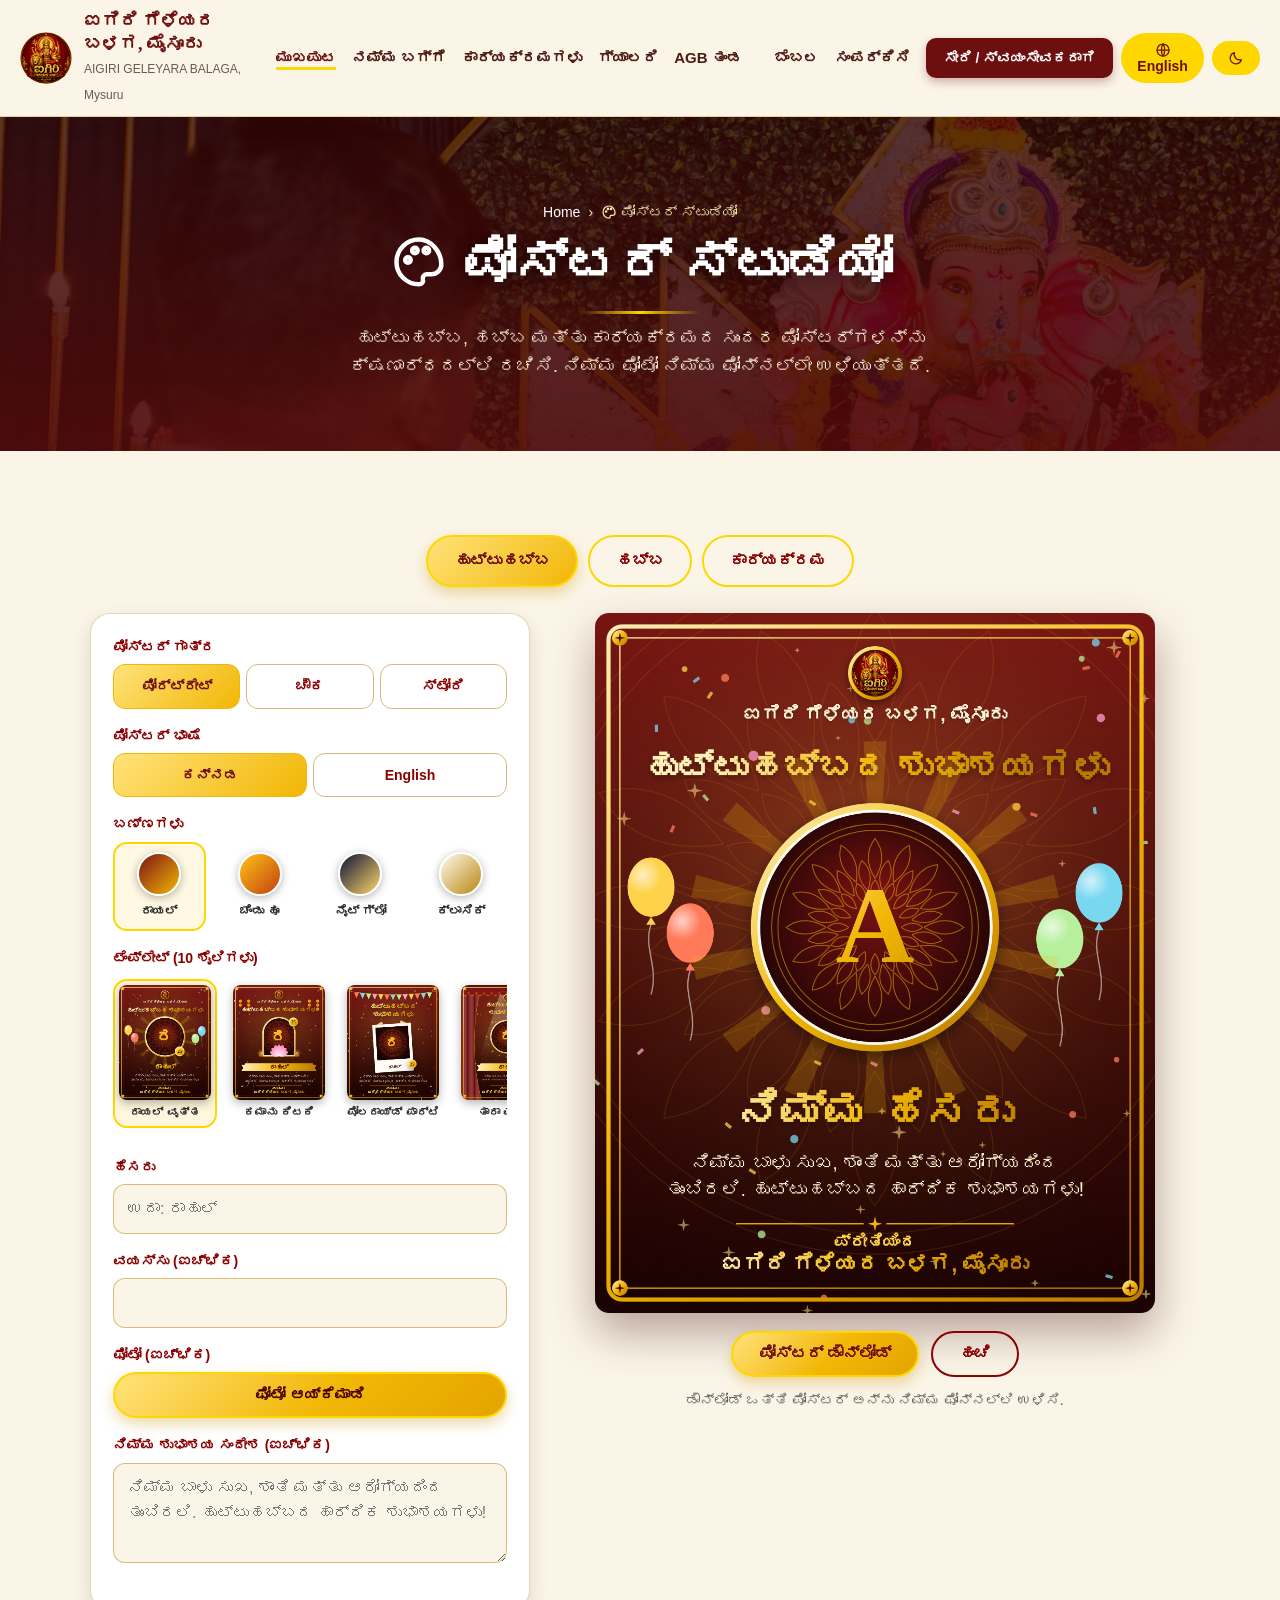
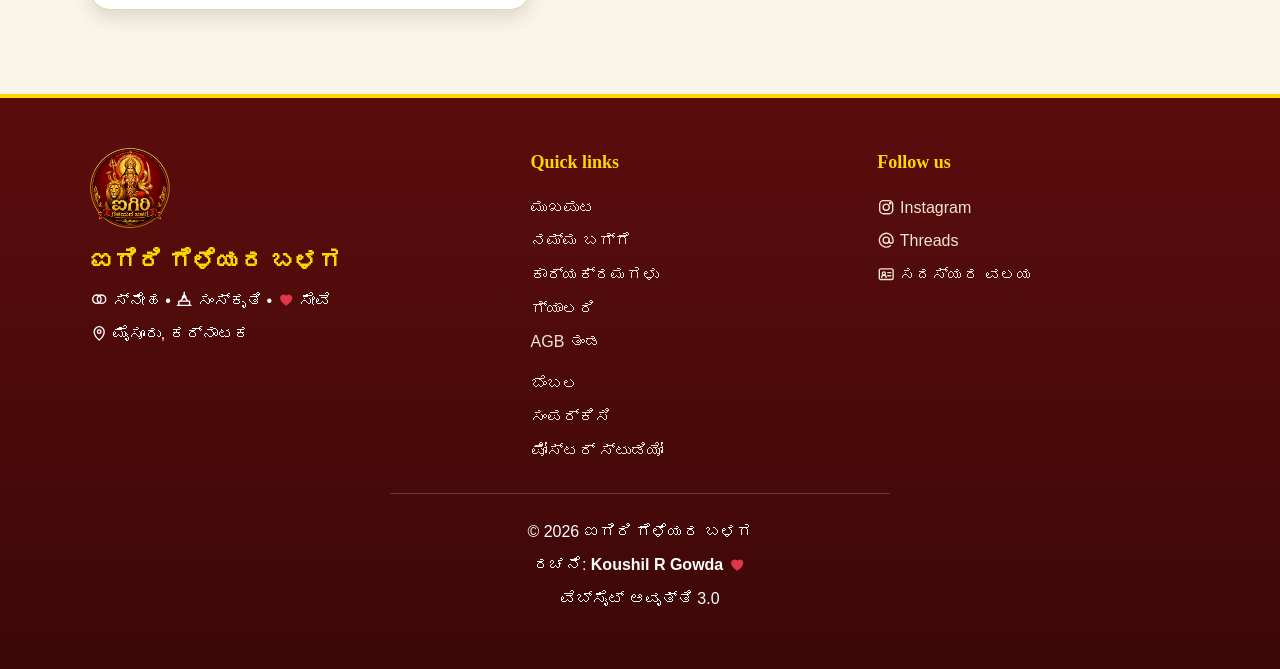
<file: poster.html>
<!DOCTYPE html>
<html lang="kn">
<head>
<meta charset="UTF-8">
<meta name="referrer" content="strict-origin-when-cross-origin">
<meta name="robots" content="index,follow">
<meta name="author" content="Koushil R Gowda">
<meta name="copyright" content="AIGIRI GELEYARA BALAGA, Mysuru">
<meta name="description" content="Official website of AIGIRI GELEYARA BALAGA, Mysuru.">
<meta name="viewport" content="width=device-width, initial-scale=1.0">
<title>Poster Studio | ಐಗಿರಿ ಗೆಳೆಯರ ಬಳಗ</title>
<script>(function(){try{var r=document.documentElement;if(sessionStorage.getItem("agbDoor")==="1")r.classList.add("doors-closed");if(sessionStorage.getItem("agbSeen")==="1")r.classList.add("seen");}catch(e){}})();</script>
<script>
/* Debug helper: open the website with ?debug at the end of the address
   (example: .../aigiri-geleyara-balaga/?debug) and any JavaScript error is
   shown in a red box at the bottom of the screen. */
window.addEventListener("error", function (e) {
    if (location.search.indexOf("debug") === -1) return;
    var box = document.createElement("pre");
    box.style.cssText = "position:fixed;z-index:999999;left:0;right:0;bottom:0;margin:0;padding:10px;background:#b00020;color:#fff;font-size:12px;white-space:pre-wrap";
    box.textContent = "ERROR: " + e.message + " (" + String(e.filename || "").split("/").pop() + " line " + e.lineno + ")";
    document.body.appendChild(box);
});

/* With ?debug a small green panel at the top shows what is happening on the page. */
(function () {
    if (location.search.indexOf("debug") === -1) return;
    var last = "(tap somewhere)";

    function panel() {
        var p = document.getElementById("dbgPanel");
        if (!p) {
            p = document.createElement("pre");
            p.id = "dbgPanel";
            p.style.cssText = "position:fixed;z-index:999999;left:0;right:0;top:0;margin:0;padding:8px;background:rgba(0,0,0,.88);color:#0f0;font-size:11px;white-space:pre-wrap;pointer-events:none";
            document.body.appendChild(p);
        }
        return p;
    }

    function show() {
        var done = false;
        try { done = typeof posterFrame !== "undefined"; } catch (e) { done = false; }
        var loader = document.getElementById("loader");
        var style = loader ? getComputedStyle(loader) : null;
        var days = document.querySelector(".cd-days");
        panel().textContent =
            "DEBUG PANEL\n" +
            "script.js ran to the end: " + done + "\n" +
            "functions: language=" + (typeof changeLanguage) + " slider=" + (typeof showSlide) + "\n" +
            "loader: " + (style ? style.display + "/" + style.visibility + "/" + style.opacity : "none") + "\n" +
            "countdown days: " + (days ? days.textContent : "-") + "\n" +
            "screen: " + innerWidth + "x" + innerHeight + "\n" +
            "last tap on: " + last;
    }

    document.addEventListener("click", function (e) {
        var t = e.target;
        last = t.tagName + (t.id ? "#" + t.id : "") + (typeof t.className === "string" && t.className ? "." + t.className.split(" ")[0] : "");
        show();
    }, true);

    window.addEventListener("load", function () { setTimeout(show, 1500); setInterval(show, 2000); });
})();
</script>
<link rel="stylesheet" href="css/style.css">
<link rel="manifest" href="manifest.json">
<meta name="theme-color" content="#6d0f0f">
<link rel="icon" type="image/png" href="images/icon-192.png">
<link rel="apple-touch-icon" href="images/icon-192.png">
</head>
<body class="has-tabbar page-poster">
<div id="doors" aria-hidden="true"><span class="door-mandala"></span><span class="door-seal"><img src="images/logo.png" alt=""></span></div>
<div id="loader">
<div class="lx-glow"></div>
<div class="lx-mandala"></div>
<div class="lx-embers"><i style="--x:25%;--d:2.1s;--s:6.0s;--z:5px"></i><i style="--x:65%;--d:4.2s;--s:8.0s;--z:6px"></i><i style="--x:69%;--d:0.9s;--s:6.3s;--z:3px"></i><i style="--x:5%;--d:1.9s;--s:6.5s;--z:3px"></i><i style="--x:22%;--d:4.0s;--s:5.3s;--z:4px"></i><i style="--x:92%;--d:0.2s;--s:8.0s;--z:6px"></i><i style="--x:82%;--d:2.2s;--s:7.8s;--z:6px"></i><i style="--x:92%;--d:0.6s;--s:7.8s;--z:5px"></i><i style="--x:6%;--d:0.8s;--s:7.4s;--z:3px"></i><i style="--x:6%;--d:2.3s;--s:6.4s;--z:5px"></i><i style="--x:55%;--d:2.4s;--s:5.2s;--z:3px"></i><i style="--x:64%;--d:4.3s;--s:5.3s;--z:4px"></i><i style="--x:30%;--d:3.4s;--s:7.3s;--z:3px"></i><i style="--x:19%;--d:2.8s;--s:6.5s;--z:6px"></i><i style="--x:29%;--d:1.7s;--s:5.0s;--z:6px"></i><i style="--x:41%;--d:1.8s;--s:6.1s;--z:6px"></i><i style="--x:44%;--d:5.0s;--s:5.9s;--z:3px"></i><i style="--x:15%;--d:0.8s;--s:7.0s;--z:6px"></i></div>
<div class="lx-stage">
<svg class="lx-ring" viewBox="0 0 200 200" aria-hidden="true"><circle cx="100" cy="100" r="94" pathLength="100"/></svg>
<div class="lx-dash"></div>
<img class="lx-logo" src="images/logo.png" alt="AGB Logo">
</div>
<h1 class="lx-title">ಐಗಿರಿ ಗೆಳೆಯರ ಬಳಗ</h1>
<h2 class="lx-sub">AIGIRI GELEYARA BALAGA</h2>
<p class="lx-motto">ಸೇವೆ • ಸ್ನೇಹ • ಸಂಸ್ಕೃತಿ</p>
<div class="lx-line"><span></span></div>
</div>
<header>
<svg width="0" height="0" style="position:absolute" aria-hidden="true" focusable="false"><symbol id="i-lamp" viewBox="0 0 24 24"><path d="M3 14c0 4 4 6 9 6s9-2 9-6H3z"/><path d="M12 3c2 2.4 2.6 4.3 0 6.6-2.6-2.3-2-4.2 0-6.6z"/><path d="M12 10.5V12"/></symbol><symbol id="i-lotus" viewBox="0 0 24 24"><path d="M12 5c2.8 2.6 3.2 6 0 10-3.2-4-2.8-7.4 0-10z"/><path d="M12 15c-3.5-.3-6-2.4-7-6 3 0 5.2 1.2 6.2 3.2"/><path d="M12 15c3.5-.3 6-2.4 7-6-3 0-5.2 1.2-6.2 3.2"/><path d="M6 19c2 1.2 4 1.6 6 1.6s4-.4 6-1.6"/></symbol><symbol id="i-modak" viewBox="0 0 24 24"><path d="M12 3c1.2 2 .8 3.2 0 4.2 4 .8 7 4 7 8 0 3-3 5-7 5s-7-2-7-5c0-4 3-7.2 7-8-.8-1-1.2-2.2 0-4.2z"/><path d="M9 11c.6 3 .6 5.5 0 8M15 11c-.6 3-.6 5.5 0 8"/></symbol><symbol id="i-calendar" viewBox="0 0 24 24"><rect x="4" y="5" width="16" height="15" rx="2"/><path d="M4 10h16M8 3v4M16 3v4"/></symbol><symbol id="i-pin" viewBox="0 0 24 24"><path d="M12 21s-6.5-5.6-6.5-11a6.5 6.5 0 0113 0c0 5.4-6.5 11-6.5 11z"/><circle cx="12" cy="10" r="2.3"/></symbol><symbol id="i-people" viewBox="0 0 24 24"><circle cx="9" cy="8" r="3"/><path d="M3.5 19c0-3.2 2.5-5.5 5.5-5.5s5.5 2.3 5.5 5.5"/><circle cx="17" cy="9" r="2.4"/><path d="M16 13.8c2.8 0 4.7 1.9 4.7 4.7"/></symbol><symbol id="i-camera" viewBox="0 0 24 24"><rect x="3.5" y="3.5" width="17" height="17" rx="5"/><circle cx="12" cy="12" r="4"/><circle cx="17.3" cy="6.7" r=".9" fill="currentColor"/></symbol><symbol id="i-heart" viewBox="0 0 24 24"><path d="M12 20.5s-8-4.7-8-10.3A4.6 4.6 0 0112 7.6a4.6 4.6 0 018 2.6c0 5.6-8 10.3-8 10.3z" fill="currentColor" stroke="none"/></symbol><symbol id="i-united" viewBox="0 0 24 24"><circle cx="9" cy="12" r="5.5"/><circle cx="15" cy="12" r="5.5"/></symbol><symbol id="i-temple" viewBox="0 0 24 24"><path d="M12 2.8v3M9.5 9.5L12 5.8l2.5 3.7M7.5 14L12 8.6l4.5 5.4M5 20v-5.5h14V20M3 20h18"/></symbol><symbol id="i-idcard" viewBox="0 0 24 24"><rect x="3" y="5" width="18" height="14" rx="2"/><circle cx="9" cy="11" r="2"/><path d="M6 16c.4-2 1.6-3 3-3s2.6 1 3 3M14 10h4M14 14h4"/></symbol><symbol id="i-palette" viewBox="0 0 24 24"><path d="M12 3a9 9 0 100 18c1.2 0 1.9-.9 1.6-1.9-.3-1.1.4-2.1 1.5-2.1H17a4 4 0 004-4c0-5-4-10-9-10z"/><circle cx="7.6" cy="11.2" r="1.1"/><circle cx="10.4" cy="7.4" r="1.1"/><circle cx="15" cy="7.4" r="1.1"/></symbol><symbol id="i-cake" viewBox="0 0 24 24"><path d="M4 20v-6h16v6zM6.5 14v-3h11v3M12 11V8"/><path d="M12 3.6c.8.9.8 1.6 0 2.2-.8-.6-.8-1.3 0-2.2z"/></symbol><symbol id="i-unlock" viewBox="0 0 24 24"><rect x="5" y="11" width="14" height="9" rx="2"/><path d="M8 11V8a4 4 0 017.5-1.8"/></symbol><symbol id="i-lock" viewBox="0 0 24 24"><rect x="5" y="11" width="14" height="9" rx="2"/><path d="M8 11V8a4 4 0 018 0v3"/></symbol><symbol id="i-door" viewBox="0 0 24 24"><path d="M10 4H6a2 2 0 00-2 2v12a2 2 0 002 2h4M15 8l4 4-4 4M19 12H9"/></symbol><symbol id="i-download" viewBox="0 0 24 24"><path d="M12 4v11M7.5 11l4.5 4.5 4.5-4.5M5 20h14"/></symbol><symbol id="i-document" viewBox="0 0 24 24"><path d="M7 3h7l4 4v14H7zM14 3v4h4M9.5 12h6M9.5 16h6"/></symbol><symbol id="i-printer" viewBox="0 0 24 24"><path d="M7 9V4h10v5M7 17H5a1.5 1.5 0 01-1.5-1.5v-5A1.5 1.5 0 015 9h14a1.5 1.5 0 011.5 1.5v5A1.5 1.5 0 0119 17h-2M7 14h10v7H7z"/></symbol><symbol id="i-check" viewBox="0 0 24 24"><circle cx="12" cy="12" r="9"/><path d="M8 12.3l2.7 2.7L16 9.5"/></symbol><symbol id="i-tick" viewBox="0 0 24 24"><path d="M5 12.5l4.5 4.5L19 7.5"/></symbol><symbol id="i-hourglass" viewBox="0 0 24 24"><path d="M7 3h10M7 21h10M8 3c0 5 3 6 4 9-1 3-4 4-4 9M16 3c0 5-3 6-4 9 1 3 4 4 4 9"/></symbol><symbol id="i-cross" viewBox="0 0 24 24"><circle cx="12" cy="12" r="9"/><path d="M9 9l6 6M15 9l-6 6"/></symbol><symbol id="i-warning" viewBox="0 0 24 24"><path d="M12 3.5l9 16H3zM12 10v4.5M12 17.2v.1"/></symbol><symbol id="i-sparkle" viewBox="0 0 24 24"><path d="M12 3l1.8 5.2L19 10l-5.2 1.8L12 17l-1.8-5.2L5 10l5.2-1.8zM18.5 16l.8 2.2 2.2.8-2.2.8-.8 2.2-.8-2.2-2.2-.8 2.2-.8z"/></symbol><symbol id="i-phone" viewBox="0 0 24 24"><path d="M6.5 3.5h3l1.5 4-2 1.3a11 11 0 005.2 5.2l1.3-2 4 1.5v3a2.5 2.5 0 01-2.7 2.5C10 18.5 5.5 14 4.2 6.2A2.5 2.5 0 016.5 3.5z"/></symbol><symbol id="i-mail" viewBox="0 0 24 24"><rect x="3" y="5" width="18" height="14" rx="2"/><path d="M3.5 7l8.5 6 8.5-6"/></symbol><symbol id="i-map" viewBox="0 0 24 24"><path d="M9 4L3.5 6v14L9 18l6 2 5.5-2V4L15 6zM9 4v14M15 6v14"/></symbol><symbol id="i-at" viewBox="0 0 24 24"><circle cx="12" cy="12" r="4"/><path d="M16 12v1.5a2.5 2.5 0 005 0V12a9 9 0 10-3.6 7.2"/></symbol><symbol id="i-globe" viewBox="0 0 24 24"><circle cx="12" cy="12" r="9"/><path d="M3 12h18M12 3c3 3 3 15 0 18M12 3c-3 3-3 15 0 18"/></symbol><symbol id="i-moon" viewBox="0 0 24 24"><path d="M20 14.5A8.5 8.5 0 019.5 4a8.5 8.5 0 1010.5 10.5z"/></symbol><symbol id="i-sun" viewBox="0 0 24 24"><circle cx="12" cy="12" r="4"/><path d="M12 2.5V5M12 19v2.5M2.5 12H5M19 12h2.5M5.2 5.2L7 7M17 17l1.8 1.8M18.8 5.2L17 7M7 17l-1.8 1.8"/></symbol><symbol id="i-arrowup" viewBox="0 0 24 24"><path d="M12 19V6M6.5 11.5L12 6l5.5 5.5"/></symbol><symbol id="i-gift" viewBox="0 0 24 24"><rect x="4" y="10" width="16" height="10" rx="1"/><rect x="3" y="7" width="18" height="3"/><path d="M12 7v13M12 7C10 7 8 6 8 4.5S10 3 12 7c2-4 4-3 4-2.5S14 7 12 7"/></symbol><symbol id="i-bowl" viewBox="0 0 24 24"><path d="M3.5 11h17a8.5 7 0 01-17 0zM8 7c0-1.5 1.5-1.5 1.5-3M12 7c0-1.5 1.5-1.5 1.5-3M16 7c0-1.5 1.5-1.5 1.5-3"/></symbol><symbol id="i-music" viewBox="0 0 24 24"><path d="M9 18V6l10-2v12M9 18a2.5 2.5 0 11-5 0 2.5 2.5 0 015 0zM19 16a2.5 2.5 0 11-5 0 2.5 2.5 0 015 0z"/></symbol><symbol id="i-hand" viewBox="0 0 24 24"><path d="M8 12V5.5a1.5 1.5 0 013 0V11M11 11V4a1.5 1.5 0 013 0v7M14 11V5.5a1.5 1.5 0 013 0V15c0 3.5-2.5 6-6 6s-5.5-2-6.5-5l-1-3a1.5 1.5 0 012.7-1L8 14"/></symbol><symbol id="i-clock" viewBox="0 0 24 24"><circle cx="12" cy="12" r="9"/><path d="M12 7v5l3.5 2"/></symbol><symbol id="i-namaste" viewBox="0 0 24 24"><path d="M12 20c-3.5 0-6-2.2-6-5.5 0-3 2-5 4.2-7 .6-.5 1.8-.5 1.8-1.5 0 1 1.2 1 1.8 1.5 2.2 2 4.2 4 4.2 7 0 3.3-2.5 5.5-6 5.5zM12 7v13"/></symbol><symbol id="i-chat" viewBox="0 0 24 24"><path d="M4.5 5.5h15v10.5H10l-4.5 4v-4h-1z"/></symbol><symbol id="i-play" viewBox="0 0 24 24"><path d="M8 5v14l11-7z" fill="currentColor" stroke="none"/></symbol><symbol id="i-diamond" viewBox="0 0 24 24"><path d="M12 4l6 8-6 8-6-8z" fill="currentColor" stroke="none"/></symbol><symbol id="i-user" viewBox="0 0 24 24"><circle cx="12" cy="8" r="4"/><path d="M4.5 20c.8-4 3.7-6 7.5-6s6.700 2 7.500 6"/></symbol><symbol id="i-wrench" viewBox="0 0 24 24"><path d="M14.5 6.5a4 4 0 00-5 5L4 17l3 3 5.500-5.500a4 4 0 005-5l-2.500 2.500-2.500-.5-.5-2.500z"/></symbol><symbol id="i-home" viewBox="0 0 24 24"><path d="M4 11l8-7 8 7M6 10v10h12V10M10 20v-5h4v5"/></symbol><symbol id="i-image" viewBox="0 0 24 24"><rect x="3" y="4" width="18" height="16" rx="2"/><circle cx="9" cy="10" r="1.800"/><path d="M3.500 17l5-5 4 4 3-3 5 5"/></symbol></svg>
<nav class="navbar">
<a class="logo" href="index.html">
<img src="images/logo.png" alt="Logo" width="52" height="52">
<div>
<h2>ಐಗಿರಿ ಗೆಳೆಯರ ಬಳಗ, ಮೈಸೂರು</h2>
<small>AIGIRI GELEYARA BALAGA, Mysuru</small>
</div>
</a>
<button class="menu-toggle" id="menuToggle" aria-label="Menu">☰</button>
<ul class="nav-links">
<li><a href="index.html" class="active" data-i18n="nav-home"></a></li>
<li><a href="about.html" data-i18n="nav-about"></a></li>
<li><a href="events.html" data-i18n="nav-events"></a></li>
<li><a href="gallery.html" data-i18n="nav-gallery"></a></li>
<li><a href="team.html" data-i18n="nav-team"></a></li>
<li><a href="news.html" data-i18n="nav-news"></a></li>
<li><a href="support.html" data-i18n="nav-sponsor"></a></li>
<li><a href="contact.html" data-i18n="nav-contact"></a></li>
<li class="nav-extra"><a href="poster.html" data-i18n="sheet-birthday">Birthday Poster</a></li>
</ul>
<div class="actions">
<a class="join-btn" href="support.html" data-i18n="nav-join">Join / Volunteer</a>
<button id="langBtn">🌐 English</button>
<button id="themeBtn">🌙</button>
</div>
</nav>
</header>

<section class="page-hero"><div class="page-hero-bg" style="background-image:url('images/gallery-slider/photo2.jpg')"></div><div class="wrap">
<nav class="crumbs"><a href="index.html" data-i18n="crumb-home">Home</a><span>›</span><span data-i18n="nav-birthday"></span></nav>
<h1 data-i18n="bd-title"></h1>
<p data-i18n="bd-sub"></p>
</div></section>
<section id="studio" class="section">
<div class="wrap">
<div class="studio-tabs">
<button type="button" class="stab on" data-tab="birthday" data-i18n="ps-t-birthday">Birthday</button><button type="button" class="stab" data-tab="festival" data-i18n="ps-t-festival">Festival</button><button type="button" class="stab" data-tab="event" data-i18n="ps-t-event">Event</button>
</div>
<div class="studio">
<div class="studio-controls">
<div class="field"><label data-i18n="ps-size">Poster size</label>
<div class="seg" id="segSize"><button type="button" class="on" data-size="portrait" data-i18n="ps-s-portrait">Portrait</button><button type="button" data-size="square" data-i18n="ps-s-square">Square</button><button type="button" data-size="story" data-i18n="ps-s-story">Story</button></div></div>
<div class="field"><label data-i18n="ps-lang">Poster language</label>
<div class="seg" id="segLang"><button type="button" class="on" data-lang="kn">ಕನ್ನಡ</button><button type="button" data-lang="en">English</button></div></div>
<div class="field"><label data-i18n="ps-design">Design</label>
<div class="themes" id="themes"><button type="button" class="on" data-theme="royal"><i style="background:linear-gradient(135deg,#7d1313,#f2b705)"></i><span data-i18n="ps-th-royal">Royal</span></button><button type="button" data-theme="marigold"><i style="background:linear-gradient(135deg,#ffc21a,#c2410c)"></i><span data-i18n="ps-th-marigold">Marigold</span></button><button type="button" data-theme="night"><i style="background:linear-gradient(135deg,#0d1236,#ffd86b)"></i><span data-i18n="ps-th-night">Night Glow</span></button><button type="button" data-theme="cream"><i style="background:linear-gradient(135deg,#fffaf0,#b8860b)"></i><span data-i18n="ps-th-cream">Classic</span></button></div></div>

<div data-panel="birthday">
<div class="field"><label data-i18n="ps-template">Template</label><div class="tpl-strip" id="tplStrip"></div></div>
<div class="field"><label for="bName" data-i18n="ps-name">Name</label><input type="text" id="bName" maxlength="40" autocomplete="off"></div>
<div class="field"><label for="bAge" data-i18n="ps-age">Age (optional)</label><input type="number" id="bAge" min="1" max="120" inputmode="numeric"></div>
<div class="field"><label data-i18n="ps-photo">Photo (optional)</label>
<label class="btn btn-sm upload"><input type="file" id="fPhoto" accept="image/*" hidden><span data-i18n="ps-choose">Choose photo</span></label></div>
<div id="photoTools" hidden>
<div class="field"><label data-i18n="ps-zoom"></label><input type="range" id="zoom" min="1" max="3" step="0.05" value="1"></div><div class="field"><label data-i18n="ps-posx"></label><input type="range" id="posx" min="-1" max="1" step="0.05" value="0"></div><div class="field"><label data-i18n="ps-posy"></label><input type="range" id="posy" min="-1" max="1" step="0.05" value="0"></div>
<button type="button" class="btn btn-sm btn-outline-dark" id="photoClear" data-i18n="ps-clear">Remove photo</button>
</div>
<div class="field"><label for="bWish" data-i18n="ps-msg">Your wish message (optional)</label><textarea id="bWish" rows="3" maxlength="200"></textarea></div>
</div>

<div data-panel="festival" hidden>
<div class="field"><label for="fSel" data-i18n="ps-pick">Choose festival</label><select id="fSel"></select></div>
<div class="field"><label for="fTitle" data-i18n="ps-ftitle">Title (only for "Your Title")</label><input type="text" id="fTitle" maxlength="40" autocomplete="off"></div>
<div class="field"><label for="fWish" data-i18n="ps-fwish">Wish message (optional)</label><textarea id="fWish" rows="3" maxlength="200"></textarea></div>
<div class="field"><label for="fFrom" data-i18n="ps-from">Wishes from (optional)</label><input type="text" id="fFrom" maxlength="40" autocomplete="off"></div>
</div>

<div data-panel="event" hidden>
<div class="field"><label for="eTitle" data-i18n="ps-etitle">Event name</label><input type="text" id="eTitle" maxlength="60" autocomplete="off"></div>
<div class="field"><label for="eTag" data-i18n="ps-etag">Tagline (optional)</label><input type="text" id="eTag" maxlength="80" autocomplete="off"></div>
<div class="field"><label for="eDate" data-i18n="ps-edate">Date</label><input type="text" id="eDate" maxlength="40" autocomplete="off"></div>
<div class="field"><label for="eTime" data-i18n="ps-etime">Time</label><input type="text" id="eTime" maxlength="40" autocomplete="off"></div>
<div class="field"><label for="eVenue" data-i18n="ps-evenue">Venue</label><input type="text" id="eVenue" maxlength="80" autocomplete="off"></div>
</div>

<div id="bgBlock" hidden>
<div class="field"><label for="bgMode" data-i18n="ps-bg">Background photo</label>
<select id="bgMode"><option value="none" data-i18n="ps-bg-none">Design only</option><option value="agb" data-i18n="ps-bg-agb">AGB photo</option><option value="mine" data-i18n="ps-bg-mine">My photo</option></select></div>
<div id="agbBox" class="agb-thumbs" hidden><div id="agbThumbs"></div></div>
<div id="mineBox" hidden><label class="btn btn-sm upload"><input type="file" id="fBg" accept="image/*" hidden><span data-i18n="ps-choose">Choose photo</span></label></div>
</div>
</div>

<div class="studio-preview" id="studioPreview">
<canvas id="posterCanvas" width="1080" height="1350"></canvas>
<div class="studio-actions">
<button type="button" class="btn" id="btnDownload" data-i18n="ps-download">Download poster</button>
<button type="button" class="btn btn-outline-dark" id="btnShare" data-i18n="ps-share">Share</button>
</div>
<p class="studio-hint" data-i18n="ps-hint">Tap Download to save the poster to your phone.</p>
</div>
</div>
</div>
</section>
<button type="button" class="jump-preview" id="jumpPreview" data-i18n="ps-jump">Preview poster ↓</button>

<footer class="footer">
<div class="footer-grid">
<div class="foot-brand">
<img src="images/logo.png" class="footer-logo" alt="AGB Logo">
<h2 data-i18n="foot-name">AIGIRI GELEYARA BALAGA</h2>
<p data-i18n="foot-tag">Friendship • Culture • Service</p>
<p data-i18n="foot-place">Mysuru, Karnataka</p>
</div>
<div class="foot-col"><h4 data-i18n="foot-links">Quick links</h4>
<a href="index.html" data-i18n="nav-home"></a>
<a href="about.html" data-i18n="nav-about"></a>
<a href="events.html" data-i18n="nav-events"></a>
<a href="gallery.html" data-i18n="nav-gallery"></a>
<a href="team.html" data-i18n="nav-team"></a>
<a href="news.html" data-i18n="nav-news"></a>
<a href="support.html" data-i18n="nav-sponsor"></a>
<a href="contact.html" data-i18n="nav-contact"></a>
<a href="poster.html" data-i18n="sheet-birthday"></a>
</div>
<div class="foot-col"><h4 data-i18n="foot-follow">Follow us</h4>
<a href="https://www.instagram.com/aigiri2025?igsh=MXF0YjN5aWN6cHEwbQ==" target="_blank" rel="noopener">📷 Instagram</a>
<a href="https://www.threads.com/@aigiri2025" target="_blank" rel="noopener">🧵 Threads</a>
<a href="member.html" class="foot-member" data-i18n="foot-member">🪪 Member Zone</a>
</div>
</div>
<hr>
<p data-i18n="foot-copy">© 2026 AIGIRI GELEYARA BALAGA</p>
<p data-i18n="foot-dev">Developed with ❤️ by <b>Koushil R Gowda</b></p>
<p data-i18n="foot-ver">Website Version 3.0</p>
</footer>

<div class="sheet-backdrop" id="sheetBackdrop"></div>
<div class="sheet" id="menuSheet" aria-hidden="true">
<div class="sheet-grip"></div>
<a href="index.html"><svg class="ic" aria-hidden="true"><use href="#i-home"></use></svg><span data-i18n="nav-home">Home</span></a>
<a href="about.html"><svg class="ic" aria-hidden="true"><use href="#i-lotus"></use></svg><span data-i18n="nav-about">About</span></a>
<a href="events.html"><svg class="ic" aria-hidden="true"><use href="#i-calendar"></use></svg><span data-i18n="nav-events">Events</span></a>
<a href="gallery.html"><svg class="ic" aria-hidden="true"><use href="#i-image"></use></svg><span data-i18n="nav-gallery">Gallery</span></a>
<a href="team.html"><svg class="ic" aria-hidden="true"><use href="#i-people"></use></svg><span data-i18n="nav-team">AGB Team</span></a>
<a href="news.html"><svg class="ic" aria-hidden="true"><use href="#i-document"></use></svg><span data-i18n="nav-news">News</span></a>
<a href="support.html"><svg class="ic" aria-hidden="true"><use href="#i-united"></use></svg><span data-i18n="nav-sponsor">Support</span></a>
<a href="contact.html"><svg class="ic" aria-hidden="true"><use href="#i-phone"></use></svg><span data-i18n="nav-contact">Contact</span></a>
<a href="poster.html"><svg class="ic" aria-hidden="true"><use href="#i-palette"></use></svg><span data-i18n="sheet-birthday">Birthday Poster</span></a>
</div>
<nav class="tabbar" aria-label="Quick menu">
<a href="index.html" class="on"><span>🏠</span><em data-i18n="tab-home">Home</em></a>
<a href="events.html"><span>📅</span><em data-i18n="tab-events">Events</em></a>
<a href="gallery.html"><span>🖼️</span><em data-i18n="tab-gallery">Gallery</em></a>
<a href="support.html"><span>🤝</span><em data-i18n="tab-support">Support</em></a>
<button type="button" id="tabMenu"><span>☰</span><em data-i18n="tab-menu">Menu</em></button>
</nav>
<div id="toast" class="toast"></div>
<button id="topBtn" aria-label="Back to top">⬆</button>
<script src="js/script.js"></script>
<script src="js/poster.js"></script>

<script>
if ("serviceWorker" in navigator) {
    navigator.serviceWorker.register("service-worker.js").then(() => console.log("Service Worker Registered"));
}
</script></body>
</html>
</file>
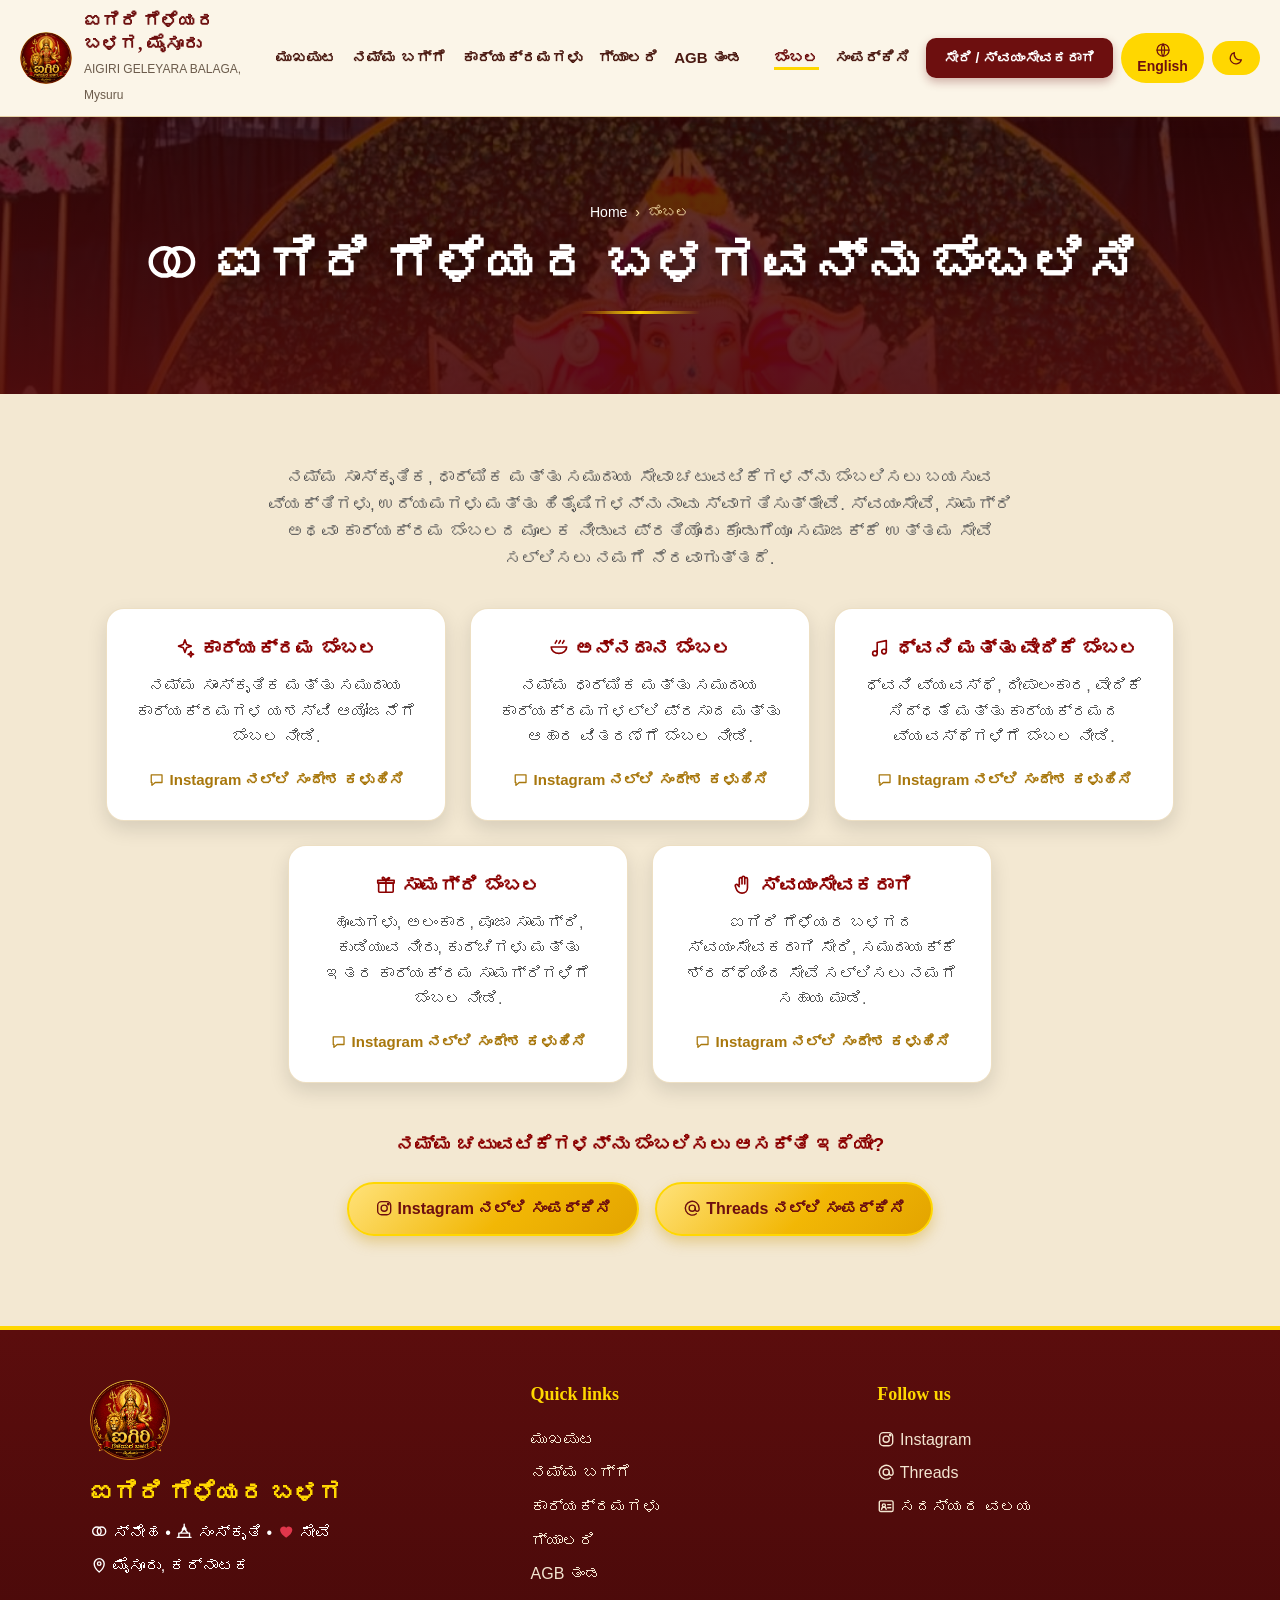
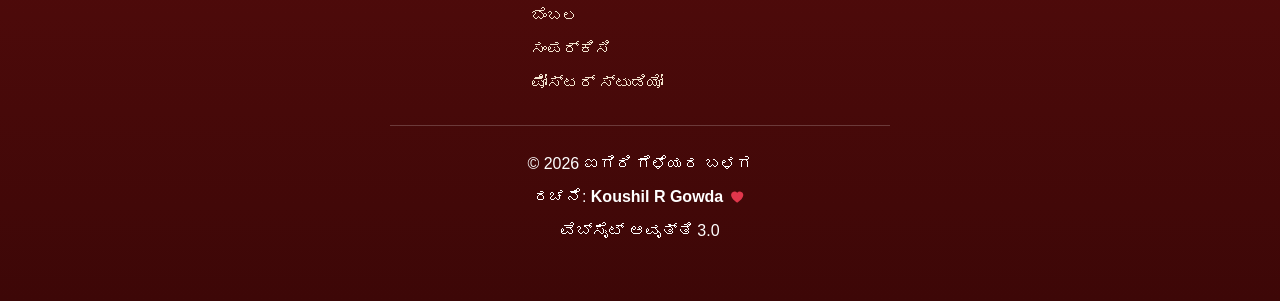
<file: support.html>
<!DOCTYPE html>
<html lang="kn">
<head>
<meta charset="UTF-8">
<meta name="referrer" content="strict-origin-when-cross-origin">
<meta name="robots" content="index,follow">
<meta name="author" content="Koushil R Gowda">
<meta name="copyright" content="AIGIRI GELEYARA BALAGA, Mysuru">
<meta name="description" content="Official website of AIGIRI GELEYARA BALAGA, Mysuru.">
<meta name="viewport" content="width=device-width, initial-scale=1.0">
<title>Support | ಐಗಿರಿ ಗೆಳೆಯರ ಬಳಗ</title>
<script>(function(){try{var r=document.documentElement;if(sessionStorage.getItem("agbDoor")==="1")r.classList.add("doors-closed");if(sessionStorage.getItem("agbSeen")==="1")r.classList.add("seen");}catch(e){}})();</script>
<script>
/* Debug helper: open the website with ?debug at the end of the address
   (example: .../aigiri-geleyara-balaga/?debug) and any JavaScript error is
   shown in a red box at the bottom of the screen. */
window.addEventListener("error", function (e) {
    if (location.search.indexOf("debug") === -1) return;
    var box = document.createElement("pre");
    box.style.cssText = "position:fixed;z-index:999999;left:0;right:0;bottom:0;margin:0;padding:10px;background:#b00020;color:#fff;font-size:12px;white-space:pre-wrap";
    box.textContent = "ERROR: " + e.message + " (" + String(e.filename || "").split("/").pop() + " line " + e.lineno + ")";
    document.body.appendChild(box);
});

/* With ?debug a small green panel at the top shows what is happening on the page. */
(function () {
    if (location.search.indexOf("debug") === -1) return;
    var last = "(tap somewhere)";

    function panel() {
        var p = document.getElementById("dbgPanel");
        if (!p) {
            p = document.createElement("pre");
            p.id = "dbgPanel";
            p.style.cssText = "position:fixed;z-index:999999;left:0;right:0;top:0;margin:0;padding:8px;background:rgba(0,0,0,.88);color:#0f0;font-size:11px;white-space:pre-wrap;pointer-events:none";
            document.body.appendChild(p);
        }
        return p;
    }

    function show() {
        var done = false;
        try { done = typeof posterFrame !== "undefined"; } catch (e) { done = false; }
        var loader = document.getElementById("loader");
        var style = loader ? getComputedStyle(loader) : null;
        var days = document.querySelector(".cd-days");
        panel().textContent =
            "DEBUG PANEL\n" +
            "script.js ran to the end: " + done + "\n" +
            "functions: language=" + (typeof changeLanguage) + " slider=" + (typeof showSlide) + "\n" +
            "loader: " + (style ? style.display + "/" + style.visibility + "/" + style.opacity : "none") + "\n" +
            "countdown days: " + (days ? days.textContent : "-") + "\n" +
            "screen: " + innerWidth + "x" + innerHeight + "\n" +
            "last tap on: " + last;
    }

    document.addEventListener("click", function (e) {
        var t = e.target;
        last = t.tagName + (t.id ? "#" + t.id : "") + (typeof t.className === "string" && t.className ? "." + t.className.split(" ")[0] : "");
        show();
    }, true);

    window.addEventListener("load", function () { setTimeout(show, 1500); setInterval(show, 2000); });
})();
</script>
<link rel="stylesheet" href="css/style.css">
<link rel="manifest" href="manifest.json">
<meta name="theme-color" content="#6d0f0f">
<link rel="icon" type="image/png" href="images/icon-192.png">
<link rel="apple-touch-icon" href="images/icon-192.png">
</head>
<body class="has-tabbar page-support">
<div id="doors" aria-hidden="true"><span class="door-mandala"></span><span class="door-seal"><img src="images/logo.png" alt=""></span></div>
<div id="loader">
<div class="lx-glow"></div>
<div class="lx-mandala"></div>
<div class="lx-embers"><i style="--x:25%;--d:2.1s;--s:6.0s;--z:5px"></i><i style="--x:65%;--d:4.2s;--s:8.0s;--z:6px"></i><i style="--x:69%;--d:0.9s;--s:6.3s;--z:3px"></i><i style="--x:5%;--d:1.9s;--s:6.5s;--z:3px"></i><i style="--x:22%;--d:4.0s;--s:5.3s;--z:4px"></i><i style="--x:92%;--d:0.2s;--s:8.0s;--z:6px"></i><i style="--x:82%;--d:2.2s;--s:7.8s;--z:6px"></i><i style="--x:92%;--d:0.6s;--s:7.8s;--z:5px"></i><i style="--x:6%;--d:0.8s;--s:7.4s;--z:3px"></i><i style="--x:6%;--d:2.3s;--s:6.4s;--z:5px"></i><i style="--x:55%;--d:2.4s;--s:5.2s;--z:3px"></i><i style="--x:64%;--d:4.3s;--s:5.3s;--z:4px"></i><i style="--x:30%;--d:3.4s;--s:7.3s;--z:3px"></i><i style="--x:19%;--d:2.8s;--s:6.5s;--z:6px"></i><i style="--x:29%;--d:1.7s;--s:5.0s;--z:6px"></i><i style="--x:41%;--d:1.8s;--s:6.1s;--z:6px"></i><i style="--x:44%;--d:5.0s;--s:5.9s;--z:3px"></i><i style="--x:15%;--d:0.8s;--s:7.0s;--z:6px"></i></div>
<div class="lx-stage">
<svg class="lx-ring" viewBox="0 0 200 200" aria-hidden="true"><circle cx="100" cy="100" r="94" pathLength="100"/></svg>
<div class="lx-dash"></div>
<img class="lx-logo" src="images/logo.png" alt="AGB Logo">
</div>
<h1 class="lx-title">ಐಗಿರಿ ಗೆಳೆಯರ ಬಳಗ</h1>
<h2 class="lx-sub">AIGIRI GELEYARA BALAGA</h2>
<p class="lx-motto">ಸೇವೆ • ಸ್ನೇಹ • ಸಂಸ್ಕೃತಿ</p>
<div class="lx-line"><span></span></div>
</div>
<header>
<svg width="0" height="0" style="position:absolute" aria-hidden="true" focusable="false"><symbol id="i-lamp" viewBox="0 0 24 24"><path d="M3 14c0 4 4 6 9 6s9-2 9-6H3z"/><path d="M12 3c2 2.4 2.6 4.3 0 6.6-2.6-2.3-2-4.2 0-6.6z"/><path d="M12 10.5V12"/></symbol><symbol id="i-lotus" viewBox="0 0 24 24"><path d="M12 5c2.8 2.6 3.2 6 0 10-3.2-4-2.8-7.4 0-10z"/><path d="M12 15c-3.5-.3-6-2.4-7-6 3 0 5.2 1.2 6.2 3.2"/><path d="M12 15c3.5-.3 6-2.4 7-6-3 0-5.2 1.2-6.2 3.2"/><path d="M6 19c2 1.2 4 1.6 6 1.6s4-.4 6-1.6"/></symbol><symbol id="i-modak" viewBox="0 0 24 24"><path d="M12 3c1.2 2 .8 3.2 0 4.2 4 .8 7 4 7 8 0 3-3 5-7 5s-7-2-7-5c0-4 3-7.2 7-8-.8-1-1.2-2.2 0-4.2z"/><path d="M9 11c.6 3 .6 5.5 0 8M15 11c-.6 3-.6 5.5 0 8"/></symbol><symbol id="i-calendar" viewBox="0 0 24 24"><rect x="4" y="5" width="16" height="15" rx="2"/><path d="M4 10h16M8 3v4M16 3v4"/></symbol><symbol id="i-pin" viewBox="0 0 24 24"><path d="M12 21s-6.5-5.6-6.5-11a6.5 6.5 0 0113 0c0 5.4-6.5 11-6.5 11z"/><circle cx="12" cy="10" r="2.3"/></symbol><symbol id="i-people" viewBox="0 0 24 24"><circle cx="9" cy="8" r="3"/><path d="M3.5 19c0-3.2 2.5-5.5 5.5-5.5s5.5 2.3 5.5 5.5"/><circle cx="17" cy="9" r="2.4"/><path d="M16 13.8c2.8 0 4.7 1.9 4.7 4.7"/></symbol><symbol id="i-camera" viewBox="0 0 24 24"><rect x="3.5" y="3.5" width="17" height="17" rx="5"/><circle cx="12" cy="12" r="4"/><circle cx="17.3" cy="6.7" r=".9" fill="currentColor"/></symbol><symbol id="i-heart" viewBox="0 0 24 24"><path d="M12 20.5s-8-4.7-8-10.3A4.6 4.6 0 0112 7.6a4.6 4.6 0 018 2.6c0 5.6-8 10.3-8 10.3z" fill="currentColor" stroke="none"/></symbol><symbol id="i-united" viewBox="0 0 24 24"><circle cx="9" cy="12" r="5.5"/><circle cx="15" cy="12" r="5.5"/></symbol><symbol id="i-temple" viewBox="0 0 24 24"><path d="M12 2.8v3M9.5 9.5L12 5.8l2.5 3.7M7.5 14L12 8.6l4.5 5.4M5 20v-5.5h14V20M3 20h18"/></symbol><symbol id="i-idcard" viewBox="0 0 24 24"><rect x="3" y="5" width="18" height="14" rx="2"/><circle cx="9" cy="11" r="2"/><path d="M6 16c.4-2 1.6-3 3-3s2.6 1 3 3M14 10h4M14 14h4"/></symbol><symbol id="i-palette" viewBox="0 0 24 24"><path d="M12 3a9 9 0 100 18c1.2 0 1.9-.9 1.6-1.9-.3-1.1.4-2.1 1.5-2.1H17a4 4 0 004-4c0-5-4-10-9-10z"/><circle cx="7.6" cy="11.2" r="1.1"/><circle cx="10.4" cy="7.4" r="1.1"/><circle cx="15" cy="7.4" r="1.1"/></symbol><symbol id="i-cake" viewBox="0 0 24 24"><path d="M4 20v-6h16v6zM6.5 14v-3h11v3M12 11V8"/><path d="M12 3.6c.8.9.8 1.6 0 2.2-.8-.6-.8-1.3 0-2.2z"/></symbol><symbol id="i-unlock" viewBox="0 0 24 24"><rect x="5" y="11" width="14" height="9" rx="2"/><path d="M8 11V8a4 4 0 017.5-1.8"/></symbol><symbol id="i-lock" viewBox="0 0 24 24"><rect x="5" y="11" width="14" height="9" rx="2"/><path d="M8 11V8a4 4 0 018 0v3"/></symbol><symbol id="i-door" viewBox="0 0 24 24"><path d="M10 4H6a2 2 0 00-2 2v12a2 2 0 002 2h4M15 8l4 4-4 4M19 12H9"/></symbol><symbol id="i-download" viewBox="0 0 24 24"><path d="M12 4v11M7.5 11l4.5 4.5 4.5-4.5M5 20h14"/></symbol><symbol id="i-document" viewBox="0 0 24 24"><path d="M7 3h7l4 4v14H7zM14 3v4h4M9.5 12h6M9.5 16h6"/></symbol><symbol id="i-printer" viewBox="0 0 24 24"><path d="M7 9V4h10v5M7 17H5a1.5 1.5 0 01-1.5-1.5v-5A1.5 1.5 0 015 9h14a1.5 1.5 0 011.5 1.5v5A1.5 1.5 0 0119 17h-2M7 14h10v7H7z"/></symbol><symbol id="i-check" viewBox="0 0 24 24"><circle cx="12" cy="12" r="9"/><path d="M8 12.3l2.7 2.7L16 9.5"/></symbol><symbol id="i-tick" viewBox="0 0 24 24"><path d="M5 12.5l4.5 4.5L19 7.5"/></symbol><symbol id="i-hourglass" viewBox="0 0 24 24"><path d="M7 3h10M7 21h10M8 3c0 5 3 6 4 9-1 3-4 4-4 9M16 3c0 5-3 6-4 9 1 3 4 4 4 9"/></symbol><symbol id="i-cross" viewBox="0 0 24 24"><circle cx="12" cy="12" r="9"/><path d="M9 9l6 6M15 9l-6 6"/></symbol><symbol id="i-warning" viewBox="0 0 24 24"><path d="M12 3.5l9 16H3zM12 10v4.5M12 17.2v.1"/></symbol><symbol id="i-sparkle" viewBox="0 0 24 24"><path d="M12 3l1.8 5.2L19 10l-5.2 1.8L12 17l-1.8-5.2L5 10l5.2-1.8zM18.5 16l.8 2.2 2.2.8-2.2.8-.8 2.2-.8-2.2-2.2-.8 2.2-.8z"/></symbol><symbol id="i-phone" viewBox="0 0 24 24"><path d="M6.5 3.5h3l1.5 4-2 1.3a11 11 0 005.2 5.2l1.3-2 4 1.5v3a2.5 2.5 0 01-2.7 2.5C10 18.5 5.5 14 4.2 6.2A2.5 2.5 0 016.5 3.5z"/></symbol><symbol id="i-mail" viewBox="0 0 24 24"><rect x="3" y="5" width="18" height="14" rx="2"/><path d="M3.5 7l8.5 6 8.5-6"/></symbol><symbol id="i-map" viewBox="0 0 24 24"><path d="M9 4L3.5 6v14L9 18l6 2 5.5-2V4L15 6zM9 4v14M15 6v14"/></symbol><symbol id="i-at" viewBox="0 0 24 24"><circle cx="12" cy="12" r="4"/><path d="M16 12v1.5a2.5 2.5 0 005 0V12a9 9 0 10-3.6 7.2"/></symbol><symbol id="i-globe" viewBox="0 0 24 24"><circle cx="12" cy="12" r="9"/><path d="M3 12h18M12 3c3 3 3 15 0 18M12 3c-3 3-3 15 0 18"/></symbol><symbol id="i-moon" viewBox="0 0 24 24"><path d="M20 14.5A8.5 8.5 0 019.5 4a8.5 8.5 0 1010.5 10.5z"/></symbol><symbol id="i-sun" viewBox="0 0 24 24"><circle cx="12" cy="12" r="4"/><path d="M12 2.5V5M12 19v2.5M2.5 12H5M19 12h2.5M5.2 5.2L7 7M17 17l1.8 1.8M18.8 5.2L17 7M7 17l-1.8 1.8"/></symbol><symbol id="i-arrowup" viewBox="0 0 24 24"><path d="M12 19V6M6.5 11.5L12 6l5.5 5.5"/></symbol><symbol id="i-gift" viewBox="0 0 24 24"><rect x="4" y="10" width="16" height="10" rx="1"/><rect x="3" y="7" width="18" height="3"/><path d="M12 7v13M12 7C10 7 8 6 8 4.5S10 3 12 7c2-4 4-3 4-2.5S14 7 12 7"/></symbol><symbol id="i-bowl" viewBox="0 0 24 24"><path d="M3.5 11h17a8.5 7 0 01-17 0zM8 7c0-1.5 1.5-1.5 1.5-3M12 7c0-1.5 1.5-1.5 1.5-3M16 7c0-1.5 1.5-1.5 1.5-3"/></symbol><symbol id="i-music" viewBox="0 0 24 24"><path d="M9 18V6l10-2v12M9 18a2.5 2.5 0 11-5 0 2.5 2.5 0 015 0zM19 16a2.5 2.5 0 11-5 0 2.5 2.5 0 015 0z"/></symbol><symbol id="i-hand" viewBox="0 0 24 24"><path d="M8 12V5.5a1.5 1.5 0 013 0V11M11 11V4a1.5 1.5 0 013 0v7M14 11V5.5a1.5 1.5 0 013 0V15c0 3.5-2.5 6-6 6s-5.5-2-6.5-5l-1-3a1.5 1.5 0 012.7-1L8 14"/></symbol><symbol id="i-clock" viewBox="0 0 24 24"><circle cx="12" cy="12" r="9"/><path d="M12 7v5l3.5 2"/></symbol><symbol id="i-namaste" viewBox="0 0 24 24"><path d="M12 20c-3.5 0-6-2.2-6-5.5 0-3 2-5 4.2-7 .6-.5 1.8-.5 1.8-1.5 0 1 1.2 1 1.8 1.5 2.2 2 4.2 4 4.2 7 0 3.3-2.5 5.5-6 5.5zM12 7v13"/></symbol><symbol id="i-chat" viewBox="0 0 24 24"><path d="M4.5 5.5h15v10.5H10l-4.5 4v-4h-1z"/></symbol><symbol id="i-play" viewBox="0 0 24 24"><path d="M8 5v14l11-7z" fill="currentColor" stroke="none"/></symbol><symbol id="i-diamond" viewBox="0 0 24 24"><path d="M12 4l6 8-6 8-6-8z" fill="currentColor" stroke="none"/></symbol><symbol id="i-user" viewBox="0 0 24 24"><circle cx="12" cy="8" r="4"/><path d="M4.5 20c.8-4 3.7-6 7.5-6s6.700 2 7.500 6"/></symbol><symbol id="i-wrench" viewBox="0 0 24 24"><path d="M14.5 6.5a4 4 0 00-5 5L4 17l3 3 5.500-5.500a4 4 0 005-5l-2.500 2.500-2.500-.5-.5-2.500z"/></symbol><symbol id="i-home" viewBox="0 0 24 24"><path d="M4 11l8-7 8 7M6 10v10h12V10M10 20v-5h4v5"/></symbol><symbol id="i-image" viewBox="0 0 24 24"><rect x="3" y="4" width="18" height="16" rx="2"/><circle cx="9" cy="10" r="1.800"/><path d="M3.500 17l5-5 4 4 3-3 5 5"/></symbol></svg>
<nav class="navbar">
<a class="logo" href="index.html">
<img src="images/logo.png" alt="Logo" width="52" height="52">
<div>
<h2>ಐಗಿರಿ ಗೆಳೆಯರ ಬಳಗ, ಮೈಸೂರು</h2>
<small>AIGIRI GELEYARA BALAGA, Mysuru</small>
</div>
</a>
<button class="menu-toggle" id="menuToggle" aria-label="Menu">☰</button>
<ul class="nav-links">
<li><a href="index.html" data-i18n="nav-home"></a></li>
<li><a href="about.html" data-i18n="nav-about"></a></li>
<li><a href="events.html" data-i18n="nav-events"></a></li>
<li><a href="gallery.html" data-i18n="nav-gallery"></a></li>
<li><a href="team.html" data-i18n="nav-team"></a></li>
<li><a href="news.html" data-i18n="nav-news"></a></li>
<li><a href="support.html" class="active" data-i18n="nav-sponsor"></a></li>
<li><a href="contact.html" data-i18n="nav-contact"></a></li>
<li class="nav-extra"><a href="poster.html" data-i18n="sheet-birthday">Birthday Poster</a></li>
</ul>
<div class="actions">
<a class="join-btn" href="support.html" data-i18n="nav-join">Join / Volunteer</a>
<button id="langBtn">🌐 English</button>
<button id="themeBtn">🌙</button>
</div>
</nav>
</header>

<section class="page-hero"><div class="page-hero-bg" style="background-image:url('images/gallery-slider/photo7.jpg')"></div><div class="wrap">
<nav class="crumbs"><a href="index.html" data-i18n="crumb-home">Home</a><span>›</span><span data-i18n="nav-sponsor"></span></nav>
<h1 data-i18n="sponsor-title"></h1>
<p data-i18n="banner-support"></p>
</div></section>
<section id="sponsor" class="section alt">
<div class="wrap">
<p class="section-sub" data-i18n="sponsor-sub">We welcome individuals, businesses and well-wishers who wish to support our cultural, religious and community service activities. Every contribution through volunteering, materials or event support helps us serve society better.</p>
<div class="cards">
<a class="card card-link" href="https://ig.me/m/aigiri2025" target="_blank" rel="noopener" data-msg="sp1-msg">
<h3 data-i18n="sp1-t">🎉 Event Support</h3>
<p data-i18n="sp1-p">Support the successful organization of our cultural and community events.</p>
<span class="card-cta" data-i18n="sp-cta">💬 Message us on Instagram</span>
</a>
<a class="card card-link" href="https://ig.me/m/aigiri2025" target="_blank" rel="noopener" data-msg="sp2-msg">
<h3 data-i18n="sp2-t">🍛 Annadanam Support</h3>
<p data-i18n="sp2-p">Support prasada and food distribution during our religious and community events.</p>
<span class="card-cta" data-i18n="sp-cta">💬 Message us on Instagram</span>
</a>
<a class="card card-link" href="https://ig.me/m/aigiri2025" target="_blank" rel="noopener" data-msg="sp3-msg">
<h3 data-i18n="sp3-t">🎵 Sound &amp; Stage Support</h3>
<p data-i18n="sp3-p">Support sound systems, lighting, stage setup and event arrangements.</p>
<span class="card-cta" data-i18n="sp-cta">💬 Message us on Instagram</span>
</a>
<a class="card card-link" href="https://ig.me/m/aigiri2025" target="_blank" rel="noopener" data-msg="sp4-msg">
<h3 data-i18n="sp4-t">🎁 Material Support</h3>
<p data-i18n="sp4-p">Support flowers, decorations, pooja items, drinking water, chairs and other event materials.</p>
<span class="card-cta" data-i18n="sp-cta">💬 Message us on Instagram</span>
</a>
<a class="card card-link" href="https://ig.me/m/aigiri2025" target="_blank" rel="noopener" data-msg="sp5-msg">
<h3 data-i18n="sp5-t">🙋 Volunteer</h3>
<p data-i18n="sp5-p">Join AIGIRI GELEYARA BALAGA as a volunteer and help us serve the community with dedication.</p>
<span class="card-cta" data-i18n="sp-cta">💬 Message us on Instagram</span>
</a>
</div>
<div class="sponsor-contact">
<h3 data-i18n="sponsor-cta">Interested in Supporting Our Activities?</h3>
<a href="https://www.instagram.com/aigiri2025?igsh=MXF0YjN5aWN6cHEwbQ==" target="_blank" rel="noopener" class="btn" data-i18n="sponsor-insta">📷 Contact on Instagram</a>
<a href="https://www.threads.com/@aigiri2025" target="_blank" rel="noopener" class="btn" data-i18n="sponsor-threads">🧵 Contact on Threads</a>
</div>
</div>
</section>

<footer class="footer">
<div class="footer-grid">
<div class="foot-brand">
<img src="images/logo.png" class="footer-logo" alt="AGB Logo">
<h2 data-i18n="foot-name">AIGIRI GELEYARA BALAGA</h2>
<p data-i18n="foot-tag">Friendship • Culture • Service</p>
<p data-i18n="foot-place">Mysuru, Karnataka</p>
</div>
<div class="foot-col"><h4 data-i18n="foot-links">Quick links</h4>
<a href="index.html" data-i18n="nav-home"></a>
<a href="about.html" data-i18n="nav-about"></a>
<a href="events.html" data-i18n="nav-events"></a>
<a href="gallery.html" data-i18n="nav-gallery"></a>
<a href="team.html" data-i18n="nav-team"></a>
<a href="news.html" data-i18n="nav-news"></a>
<a href="support.html" data-i18n="nav-sponsor"></a>
<a href="contact.html" data-i18n="nav-contact"></a>
<a href="poster.html" data-i18n="sheet-birthday"></a>
</div>
<div class="foot-col"><h4 data-i18n="foot-follow">Follow us</h4>
<a href="https://www.instagram.com/aigiri2025?igsh=MXF0YjN5aWN6cHEwbQ==" target="_blank" rel="noopener">📷 Instagram</a>
<a href="https://www.threads.com/@aigiri2025" target="_blank" rel="noopener">🧵 Threads</a>
<a href="member.html" class="foot-member" data-i18n="foot-member">🪪 Member Zone</a>
</div>
</div>
<hr>
<p data-i18n="foot-copy">© 2026 AIGIRI GELEYARA BALAGA</p>
<p data-i18n="foot-dev">Developed with ❤️ by <b>Koushil R Gowda</b></p>
<p data-i18n="foot-ver">Website Version 3.0</p>
</footer>

<div class="sheet-backdrop" id="sheetBackdrop"></div>
<div class="sheet" id="menuSheet" aria-hidden="true">
<div class="sheet-grip"></div>
<a href="index.html"><svg class="ic" aria-hidden="true"><use href="#i-home"></use></svg><span data-i18n="nav-home">Home</span></a>
<a href="about.html"><svg class="ic" aria-hidden="true"><use href="#i-lotus"></use></svg><span data-i18n="nav-about">About</span></a>
<a href="events.html"><svg class="ic" aria-hidden="true"><use href="#i-calendar"></use></svg><span data-i18n="nav-events">Events</span></a>
<a href="gallery.html"><svg class="ic" aria-hidden="true"><use href="#i-image"></use></svg><span data-i18n="nav-gallery">Gallery</span></a>
<a href="team.html"><svg class="ic" aria-hidden="true"><use href="#i-people"></use></svg><span data-i18n="nav-team">AGB Team</span></a>
<a href="news.html"><svg class="ic" aria-hidden="true"><use href="#i-document"></use></svg><span data-i18n="nav-news">News</span></a>
<a href="support.html"><svg class="ic" aria-hidden="true"><use href="#i-united"></use></svg><span data-i18n="nav-sponsor">Support</span></a>
<a href="contact.html"><svg class="ic" aria-hidden="true"><use href="#i-phone"></use></svg><span data-i18n="nav-contact">Contact</span></a>
<a href="poster.html"><svg class="ic" aria-hidden="true"><use href="#i-palette"></use></svg><span data-i18n="sheet-birthday">Birthday Poster</span></a>
</div>
<nav class="tabbar" aria-label="Quick menu">
<a href="index.html"><span>🏠</span><em data-i18n="tab-home">Home</em></a>
<a href="events.html"><span>📅</span><em data-i18n="tab-events">Events</em></a>
<a href="gallery.html"><span>🖼️</span><em data-i18n="tab-gallery">Gallery</em></a>
<a href="support.html" class="on"><span>🤝</span><em data-i18n="tab-support">Support</em></a>
<button type="button" id="tabMenu"><span>☰</span><em data-i18n="tab-menu">Menu</em></button>
</nav>
<div id="toast" class="toast"></div>
<button id="topBtn" aria-label="Back to top">⬆</button>
<script src="js/script.js"></script>

<script>
if ("serviceWorker" in navigator) {
    navigator.serviceWorker.register("service-worker.js").then(() => console.log("Service Worker Registered"));
}
</script></body>
</html>
</file>
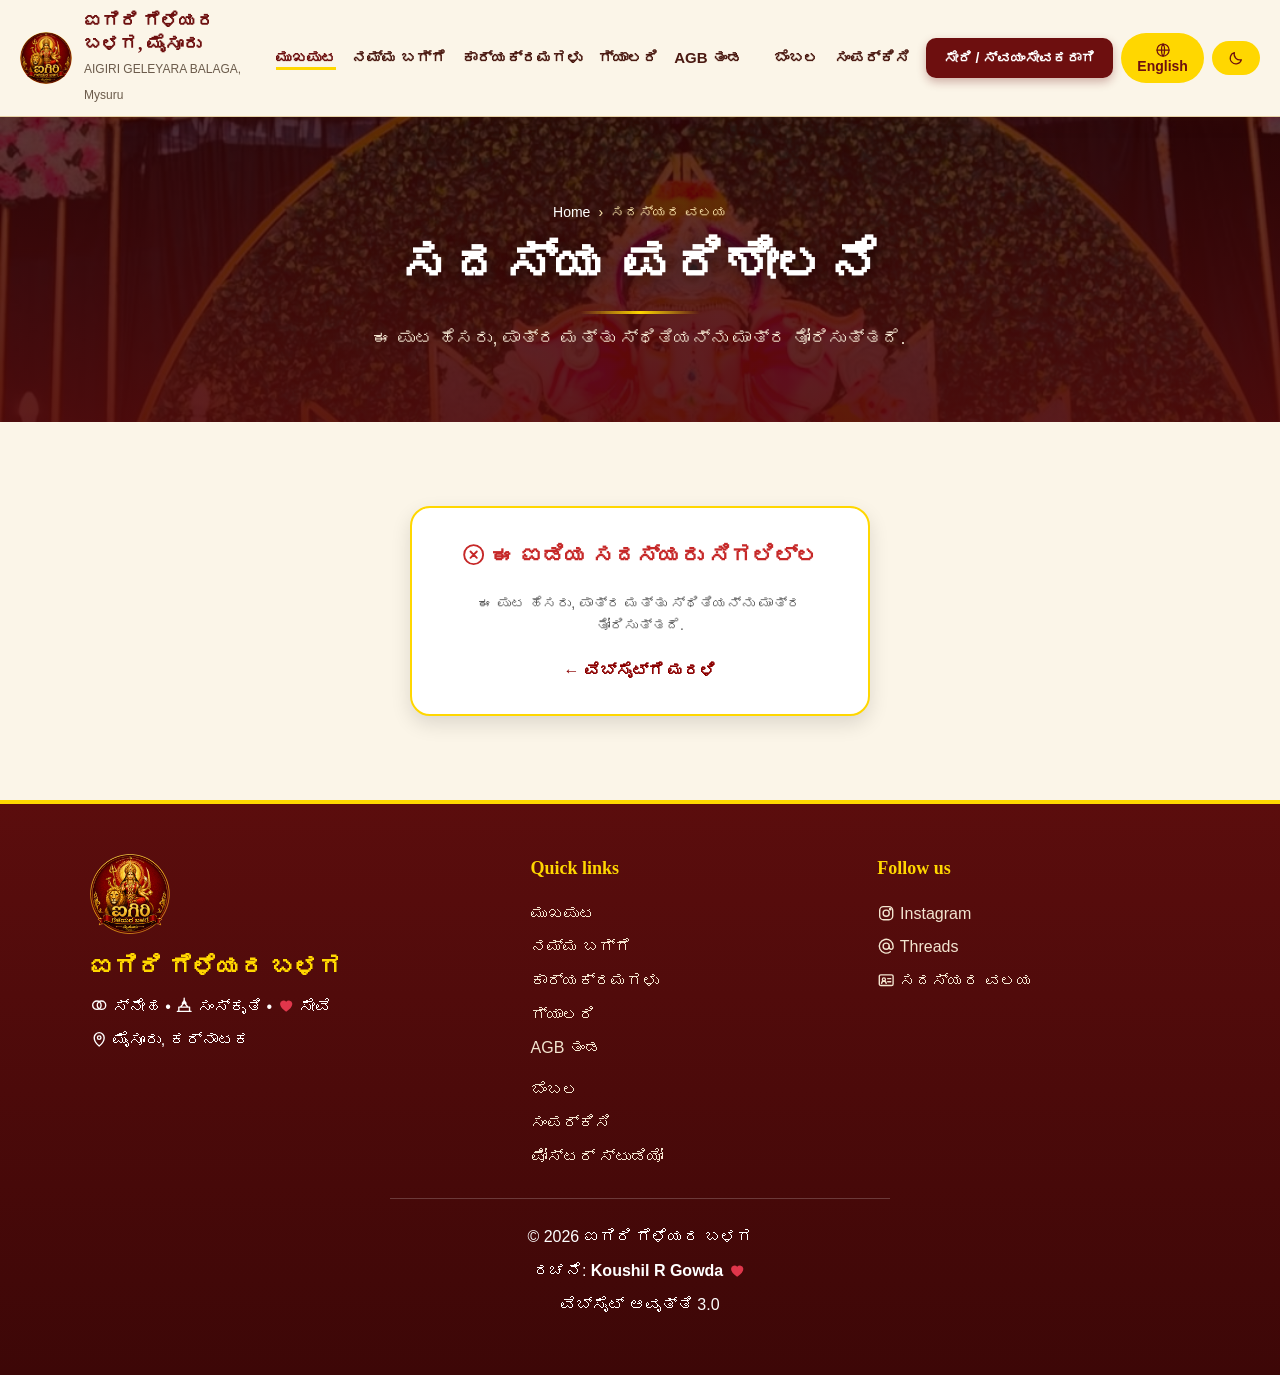
<file: verify.html>
<!DOCTYPE html>
<html lang="kn">
<head>
<meta charset="UTF-8">
<meta name="referrer" content="strict-origin-when-cross-origin">
<meta name="robots" content="index,follow">
<meta name="author" content="Koushil R Gowda">
<meta name="copyright" content="AIGIRI GELEYARA BALAGA, Mysuru">
<meta name="description" content="Official website of AIGIRI GELEYARA BALAGA, Mysuru.">
<meta name="viewport" content="width=device-width, initial-scale=1.0">
<title>Verification | ಐಗಿರಿ ಗೆಳೆಯರ ಬಳಗ</title>
<script>(function(){try{var r=document.documentElement;if(sessionStorage.getItem("agbDoor")==="1")r.classList.add("doors-closed");if(sessionStorage.getItem("agbSeen")==="1")r.classList.add("seen");}catch(e){}})();</script>
<script>
/* Debug helper: open the website with ?debug at the end of the address
   (example: .../aigiri-geleyara-balaga/?debug) and any JavaScript error is
   shown in a red box at the bottom of the screen. */
window.addEventListener("error", function (e) {
    if (location.search.indexOf("debug") === -1) return;
    var box = document.createElement("pre");
    box.style.cssText = "position:fixed;z-index:999999;left:0;right:0;bottom:0;margin:0;padding:10px;background:#b00020;color:#fff;font-size:12px;white-space:pre-wrap";
    box.textContent = "ERROR: " + e.message + " (" + String(e.filename || "").split("/").pop() + " line " + e.lineno + ")";
    document.body.appendChild(box);
});

/* With ?debug a small green panel at the top shows what is happening on the page. */
(function () {
    if (location.search.indexOf("debug") === -1) return;
    var last = "(tap somewhere)";

    function panel() {
        var p = document.getElementById("dbgPanel");
        if (!p) {
            p = document.createElement("pre");
            p.id = "dbgPanel";
            p.style.cssText = "position:fixed;z-index:999999;left:0;right:0;top:0;margin:0;padding:8px;background:rgba(0,0,0,.88);color:#0f0;font-size:11px;white-space:pre-wrap;pointer-events:none";
            document.body.appendChild(p);
        }
        return p;
    }

    function show() {
        var done = false;
        try { done = typeof posterFrame !== "undefined"; } catch (e) { done = false; }
        var loader = document.getElementById("loader");
        var style = loader ? getComputedStyle(loader) : null;
        var days = document.querySelector(".cd-days");
        panel().textContent =
            "DEBUG PANEL\n" +
            "script.js ran to the end: " + done + "\n" +
            "functions: language=" + (typeof changeLanguage) + " slider=" + (typeof showSlide) + "\n" +
            "loader: " + (style ? style.display + "/" + style.visibility + "/" + style.opacity : "none") + "\n" +
            "countdown days: " + (days ? days.textContent : "-") + "\n" +
            "screen: " + innerWidth + "x" + innerHeight + "\n" +
            "last tap on: " + last;
    }

    document.addEventListener("click", function (e) {
        var t = e.target;
        last = t.tagName + (t.id ? "#" + t.id : "") + (typeof t.className === "string" && t.className ? "." + t.className.split(" ")[0] : "");
        show();
    }, true);

    window.addEventListener("load", function () { setTimeout(show, 1500); setInterval(show, 2000); });
})();
</script>
<link rel="stylesheet" href="css/style.css">
<link rel="manifest" href="manifest.json">
<meta name="theme-color" content="#6d0f0f">
<link rel="icon" type="image/png" href="images/icon-192.png">
<link rel="apple-touch-icon" href="images/icon-192.png">
</head>
<body class="has-tabbar page-verify">
<div id="doors" aria-hidden="true"><span class="door-mandala"></span><span class="door-seal"><img src="images/logo.png" alt=""></span></div>
<div id="loader">
<div class="lx-glow"></div>
<div class="lx-mandala"></div>
<div class="lx-embers"><i style="--x:25%;--d:2.1s;--s:6.0s;--z:5px"></i><i style="--x:65%;--d:4.2s;--s:8.0s;--z:6px"></i><i style="--x:69%;--d:0.9s;--s:6.3s;--z:3px"></i><i style="--x:5%;--d:1.9s;--s:6.5s;--z:3px"></i><i style="--x:22%;--d:4.0s;--s:5.3s;--z:4px"></i><i style="--x:92%;--d:0.2s;--s:8.0s;--z:6px"></i><i style="--x:82%;--d:2.2s;--s:7.8s;--z:6px"></i><i style="--x:92%;--d:0.6s;--s:7.8s;--z:5px"></i><i style="--x:6%;--d:0.8s;--s:7.4s;--z:3px"></i><i style="--x:6%;--d:2.3s;--s:6.4s;--z:5px"></i><i style="--x:55%;--d:2.4s;--s:5.2s;--z:3px"></i><i style="--x:64%;--d:4.3s;--s:5.3s;--z:4px"></i><i style="--x:30%;--d:3.4s;--s:7.3s;--z:3px"></i><i style="--x:19%;--d:2.8s;--s:6.5s;--z:6px"></i><i style="--x:29%;--d:1.7s;--s:5.0s;--z:6px"></i><i style="--x:41%;--d:1.8s;--s:6.1s;--z:6px"></i><i style="--x:44%;--d:5.0s;--s:5.9s;--z:3px"></i><i style="--x:15%;--d:0.8s;--s:7.0s;--z:6px"></i></div>
<div class="lx-stage">
<svg class="lx-ring" viewBox="0 0 200 200" aria-hidden="true"><circle cx="100" cy="100" r="94" pathLength="100"/></svg>
<div class="lx-dash"></div>
<img class="lx-logo" src="images/logo.png" alt="AGB Logo">
</div>
<h1 class="lx-title">ಐಗಿರಿ ಗೆಳೆಯರ ಬಳಗ</h1>
<h2 class="lx-sub">AIGIRI GELEYARA BALAGA</h2>
<p class="lx-motto">ಸೇವೆ • ಸ್ನೇಹ • ಸಂಸ್ಕೃತಿ</p>
<div class="lx-line"><span></span></div>
</div>
<header>
<svg width="0" height="0" style="position:absolute" aria-hidden="true" focusable="false"><symbol id="i-lamp" viewBox="0 0 24 24"><path d="M3 14c0 4 4 6 9 6s9-2 9-6H3z"/><path d="M12 3c2 2.4 2.6 4.3 0 6.6-2.6-2.3-2-4.2 0-6.6z"/><path d="M12 10.5V12"/></symbol><symbol id="i-lotus" viewBox="0 0 24 24"><path d="M12 5c2.8 2.6 3.2 6 0 10-3.2-4-2.8-7.4 0-10z"/><path d="M12 15c-3.5-.3-6-2.4-7-6 3 0 5.2 1.2 6.2 3.2"/><path d="M12 15c3.5-.3 6-2.4 7-6-3 0-5.2 1.2-6.2 3.2"/><path d="M6 19c2 1.2 4 1.6 6 1.6s4-.4 6-1.6"/></symbol><symbol id="i-modak" viewBox="0 0 24 24"><path d="M12 3c1.2 2 .8 3.2 0 4.2 4 .8 7 4 7 8 0 3-3 5-7 5s-7-2-7-5c0-4 3-7.2 7-8-.8-1-1.2-2.2 0-4.2z"/><path d="M9 11c.6 3 .6 5.5 0 8M15 11c-.6 3-.6 5.5 0 8"/></symbol><symbol id="i-calendar" viewBox="0 0 24 24"><rect x="4" y="5" width="16" height="15" rx="2"/><path d="M4 10h16M8 3v4M16 3v4"/></symbol><symbol id="i-pin" viewBox="0 0 24 24"><path d="M12 21s-6.5-5.6-6.5-11a6.5 6.5 0 0113 0c0 5.4-6.5 11-6.5 11z"/><circle cx="12" cy="10" r="2.3"/></symbol><symbol id="i-people" viewBox="0 0 24 24"><circle cx="9" cy="8" r="3"/><path d="M3.5 19c0-3.2 2.5-5.5 5.5-5.5s5.5 2.3 5.5 5.5"/><circle cx="17" cy="9" r="2.4"/><path d="M16 13.8c2.8 0 4.7 1.9 4.7 4.7"/></symbol><symbol id="i-camera" viewBox="0 0 24 24"><rect x="3.5" y="3.5" width="17" height="17" rx="5"/><circle cx="12" cy="12" r="4"/><circle cx="17.3" cy="6.7" r=".9" fill="currentColor"/></symbol><symbol id="i-heart" viewBox="0 0 24 24"><path d="M12 20.5s-8-4.7-8-10.3A4.6 4.6 0 0112 7.6a4.6 4.6 0 018 2.6c0 5.6-8 10.3-8 10.3z" fill="currentColor" stroke="none"/></symbol><symbol id="i-united" viewBox="0 0 24 24"><circle cx="9" cy="12" r="5.5"/><circle cx="15" cy="12" r="5.5"/></symbol><symbol id="i-temple" viewBox="0 0 24 24"><path d="M12 2.8v3M9.5 9.5L12 5.8l2.5 3.7M7.5 14L12 8.6l4.5 5.4M5 20v-5.5h14V20M3 20h18"/></symbol><symbol id="i-idcard" viewBox="0 0 24 24"><rect x="3" y="5" width="18" height="14" rx="2"/><circle cx="9" cy="11" r="2"/><path d="M6 16c.4-2 1.6-3 3-3s2.6 1 3 3M14 10h4M14 14h4"/></symbol><symbol id="i-palette" viewBox="0 0 24 24"><path d="M12 3a9 9 0 100 18c1.2 0 1.9-.9 1.6-1.9-.3-1.1.4-2.1 1.5-2.1H17a4 4 0 004-4c0-5-4-10-9-10z"/><circle cx="7.6" cy="11.2" r="1.1"/><circle cx="10.4" cy="7.4" r="1.1"/><circle cx="15" cy="7.4" r="1.1"/></symbol><symbol id="i-cake" viewBox="0 0 24 24"><path d="M4 20v-6h16v6zM6.5 14v-3h11v3M12 11V8"/><path d="M12 3.6c.8.9.8 1.6 0 2.2-.8-.6-.8-1.3 0-2.2z"/></symbol><symbol id="i-unlock" viewBox="0 0 24 24"><rect x="5" y="11" width="14" height="9" rx="2"/><path d="M8 11V8a4 4 0 017.5-1.8"/></symbol><symbol id="i-lock" viewBox="0 0 24 24"><rect x="5" y="11" width="14" height="9" rx="2"/><path d="M8 11V8a4 4 0 018 0v3"/></symbol><symbol id="i-door" viewBox="0 0 24 24"><path d="M10 4H6a2 2 0 00-2 2v12a2 2 0 002 2h4M15 8l4 4-4 4M19 12H9"/></symbol><symbol id="i-download" viewBox="0 0 24 24"><path d="M12 4v11M7.5 11l4.5 4.5 4.5-4.5M5 20h14"/></symbol><symbol id="i-document" viewBox="0 0 24 24"><path d="M7 3h7l4 4v14H7zM14 3v4h4M9.5 12h6M9.5 16h6"/></symbol><symbol id="i-printer" viewBox="0 0 24 24"><path d="M7 9V4h10v5M7 17H5a1.5 1.5 0 01-1.5-1.5v-5A1.5 1.5 0 015 9h14a1.5 1.5 0 011.5 1.5v5A1.5 1.5 0 0119 17h-2M7 14h10v7H7z"/></symbol><symbol id="i-check" viewBox="0 0 24 24"><circle cx="12" cy="12" r="9"/><path d="M8 12.3l2.7 2.7L16 9.5"/></symbol><symbol id="i-tick" viewBox="0 0 24 24"><path d="M5 12.5l4.5 4.5L19 7.5"/></symbol><symbol id="i-hourglass" viewBox="0 0 24 24"><path d="M7 3h10M7 21h10M8 3c0 5 3 6 4 9-1 3-4 4-4 9M16 3c0 5-3 6-4 9 1 3 4 4 4 9"/></symbol><symbol id="i-cross" viewBox="0 0 24 24"><circle cx="12" cy="12" r="9"/><path d="M9 9l6 6M15 9l-6 6"/></symbol><symbol id="i-warning" viewBox="0 0 24 24"><path d="M12 3.5l9 16H3zM12 10v4.5M12 17.2v.1"/></symbol><symbol id="i-sparkle" viewBox="0 0 24 24"><path d="M12 3l1.8 5.2L19 10l-5.2 1.8L12 17l-1.8-5.2L5 10l5.2-1.8zM18.5 16l.8 2.2 2.2.8-2.2.8-.8 2.2-.8-2.2-2.2-.8 2.2-.8z"/></symbol><symbol id="i-phone" viewBox="0 0 24 24"><path d="M6.5 3.5h3l1.5 4-2 1.3a11 11 0 005.2 5.2l1.3-2 4 1.5v3a2.5 2.5 0 01-2.7 2.5C10 18.5 5.5 14 4.2 6.2A2.5 2.5 0 016.5 3.5z"/></symbol><symbol id="i-mail" viewBox="0 0 24 24"><rect x="3" y="5" width="18" height="14" rx="2"/><path d="M3.5 7l8.5 6 8.5-6"/></symbol><symbol id="i-map" viewBox="0 0 24 24"><path d="M9 4L3.5 6v14L9 18l6 2 5.5-2V4L15 6zM9 4v14M15 6v14"/></symbol><symbol id="i-at" viewBox="0 0 24 24"><circle cx="12" cy="12" r="4"/><path d="M16 12v1.5a2.5 2.5 0 005 0V12a9 9 0 10-3.6 7.2"/></symbol><symbol id="i-globe" viewBox="0 0 24 24"><circle cx="12" cy="12" r="9"/><path d="M3 12h18M12 3c3 3 3 15 0 18M12 3c-3 3-3 15 0 18"/></symbol><symbol id="i-moon" viewBox="0 0 24 24"><path d="M20 14.5A8.5 8.5 0 019.5 4a8.5 8.5 0 1010.5 10.5z"/></symbol><symbol id="i-sun" viewBox="0 0 24 24"><circle cx="12" cy="12" r="4"/><path d="M12 2.5V5M12 19v2.5M2.5 12H5M19 12h2.5M5.2 5.2L7 7M17 17l1.8 1.8M18.8 5.2L17 7M7 17l-1.8 1.8"/></symbol><symbol id="i-arrowup" viewBox="0 0 24 24"><path d="M12 19V6M6.5 11.5L12 6l5.5 5.5"/></symbol><symbol id="i-gift" viewBox="0 0 24 24"><rect x="4" y="10" width="16" height="10" rx="1"/><rect x="3" y="7" width="18" height="3"/><path d="M12 7v13M12 7C10 7 8 6 8 4.5S10 3 12 7c2-4 4-3 4-2.5S14 7 12 7"/></symbol><symbol id="i-bowl" viewBox="0 0 24 24"><path d="M3.5 11h17a8.5 7 0 01-17 0zM8 7c0-1.5 1.5-1.5 1.5-3M12 7c0-1.5 1.5-1.5 1.5-3M16 7c0-1.5 1.5-1.5 1.5-3"/></symbol><symbol id="i-music" viewBox="0 0 24 24"><path d="M9 18V6l10-2v12M9 18a2.5 2.5 0 11-5 0 2.5 2.5 0 015 0zM19 16a2.5 2.5 0 11-5 0 2.5 2.5 0 015 0z"/></symbol><symbol id="i-hand" viewBox="0 0 24 24"><path d="M8 12V5.5a1.5 1.5 0 013 0V11M11 11V4a1.5 1.5 0 013 0v7M14 11V5.5a1.5 1.5 0 013 0V15c0 3.5-2.5 6-6 6s-5.5-2-6.5-5l-1-3a1.5 1.5 0 012.7-1L8 14"/></symbol><symbol id="i-clock" viewBox="0 0 24 24"><circle cx="12" cy="12" r="9"/><path d="M12 7v5l3.5 2"/></symbol><symbol id="i-namaste" viewBox="0 0 24 24"><path d="M12 20c-3.5 0-6-2.2-6-5.5 0-3 2-5 4.2-7 .6-.5 1.8-.5 1.8-1.5 0 1 1.2 1 1.8 1.5 2.2 2 4.2 4 4.2 7 0 3.3-2.5 5.5-6 5.5zM12 7v13"/></symbol><symbol id="i-chat" viewBox="0 0 24 24"><path d="M4.5 5.5h15v10.5H10l-4.5 4v-4h-1z"/></symbol><symbol id="i-play" viewBox="0 0 24 24"><path d="M8 5v14l11-7z" fill="currentColor" stroke="none"/></symbol><symbol id="i-diamond" viewBox="0 0 24 24"><path d="M12 4l6 8-6 8-6-8z" fill="currentColor" stroke="none"/></symbol><symbol id="i-user" viewBox="0 0 24 24"><circle cx="12" cy="8" r="4"/><path d="M4.5 20c.8-4 3.7-6 7.5-6s6.700 2 7.500 6"/></symbol><symbol id="i-wrench" viewBox="0 0 24 24"><path d="M14.5 6.5a4 4 0 00-5 5L4 17l3 3 5.500-5.500a4 4 0 005-5l-2.500 2.500-2.500-.5-.5-2.500z"/></symbol><symbol id="i-home" viewBox="0 0 24 24"><path d="M4 11l8-7 8 7M6 10v10h12V10M10 20v-5h4v5"/></symbol><symbol id="i-image" viewBox="0 0 24 24"><rect x="3" y="4" width="18" height="16" rx="2"/><circle cx="9" cy="10" r="1.800"/><path d="M3.500 17l5-5 4 4 3-3 5 5"/></symbol></svg>
<nav class="navbar">
<a class="logo" href="index.html">
<img src="images/logo.png" alt="Logo" width="52" height="52">
<div>
<h2>ಐಗಿರಿ ಗೆಳೆಯರ ಬಳಗ, ಮೈಸೂರು</h2>
<small>AIGIRI GELEYARA BALAGA, Mysuru</small>
</div>
</a>
<button class="menu-toggle" id="menuToggle" aria-label="Menu">☰</button>
<ul class="nav-links">
<li><a href="index.html" class="active" data-i18n="nav-home"></a></li>
<li><a href="about.html" data-i18n="nav-about"></a></li>
<li><a href="events.html" data-i18n="nav-events"></a></li>
<li><a href="gallery.html" data-i18n="nav-gallery"></a></li>
<li><a href="team.html" data-i18n="nav-team"></a></li>
<li><a href="news.html" data-i18n="nav-news"></a></li>
<li><a href="support.html" data-i18n="nav-sponsor"></a></li>
<li><a href="contact.html" data-i18n="nav-contact"></a></li>
<li class="nav-extra"><a href="poster.html" data-i18n="sheet-birthday">Birthday Poster</a></li>
</ul>
<div class="actions">
<a class="join-btn" href="support.html" data-i18n="nav-join">Join / Volunteer</a>
<button id="langBtn">🌐 English</button>
<button id="themeBtn">🌙</button>
</div>
</nav>
</header>

<section class="page-hero"><div class="page-hero-bg" style="background-image:url('images/gallery-slider/photo4.jpg')"></div><div class="wrap">
<nav class="crumbs"><a href="index.html" data-i18n="crumb-home">Home</a><span>›</span><span data-i18n="sheet-member"></span></nav>
<h1 data-i18n="vf-title"></h1>
<p data-i18n="vf-note"></p>
</div></section>
<section id="verify" class="section">
<div class="wrap">
<div class="member-box verify-box" id="verifyBox">
<p class="verify-status" id="verifyStatus" data-i18n="vf-checking">Checking…</p>
<div class="verify-details" id="verifyDetails" hidden>
<div><small data-i18n="vf-id">Member ID</small><b id="vfId"></b></div>
<div><small data-i18n="vf-name">Name</small><b id="vfName"></b></div>
<div><small data-i18n="vf-role">Role</small><b id="vfRole"></b></div>
<div><small data-i18n="vf-year">Joined</small><b id="vfYear"></b></div>
</div>
<p class="member-hint" data-i18n="vf-note">This page only shows name, role and status.</p>
<div class="member-actions">
<a class="member-back" href="index.html" data-i18n="vf-home">← Back to Website</a>
</div>
</div>

</div>
</section>

<footer class="footer">
<div class="footer-grid">
<div class="foot-brand">
<img src="images/logo.png" class="footer-logo" alt="AGB Logo">
<h2 data-i18n="foot-name">AIGIRI GELEYARA BALAGA</h2>
<p data-i18n="foot-tag">Friendship • Culture • Service</p>
<p data-i18n="foot-place">Mysuru, Karnataka</p>
</div>
<div class="foot-col"><h4 data-i18n="foot-links">Quick links</h4>
<a href="index.html" data-i18n="nav-home"></a>
<a href="about.html" data-i18n="nav-about"></a>
<a href="events.html" data-i18n="nav-events"></a>
<a href="gallery.html" data-i18n="nav-gallery"></a>
<a href="team.html" data-i18n="nav-team"></a>
<a href="news.html" data-i18n="nav-news"></a>
<a href="support.html" data-i18n="nav-sponsor"></a>
<a href="contact.html" data-i18n="nav-contact"></a>
<a href="poster.html" data-i18n="sheet-birthday"></a>
</div>
<div class="foot-col"><h4 data-i18n="foot-follow">Follow us</h4>
<a href="https://www.instagram.com/aigiri2025?igsh=MXF0YjN5aWN6cHEwbQ==" target="_blank" rel="noopener">📷 Instagram</a>
<a href="https://www.threads.com/@aigiri2025" target="_blank" rel="noopener">🧵 Threads</a>
<a href="member.html" class="foot-member" data-i18n="foot-member">🪪 Member Zone</a>
</div>
</div>
<hr>
<p data-i18n="foot-copy">© 2026 AIGIRI GELEYARA BALAGA</p>
<p data-i18n="foot-dev">Developed with ❤️ by <b>Koushil R Gowda</b></p>
<p data-i18n="foot-ver">Website Version 3.0</p>
</footer>

<div class="sheet-backdrop" id="sheetBackdrop"></div>
<div class="sheet" id="menuSheet" aria-hidden="true">
<div class="sheet-grip"></div>
<a href="index.html"><svg class="ic" aria-hidden="true"><use href="#i-home"></use></svg><span data-i18n="nav-home">Home</span></a>
<a href="about.html"><svg class="ic" aria-hidden="true"><use href="#i-lotus"></use></svg><span data-i18n="nav-about">About</span></a>
<a href="events.html"><svg class="ic" aria-hidden="true"><use href="#i-calendar"></use></svg><span data-i18n="nav-events">Events</span></a>
<a href="gallery.html"><svg class="ic" aria-hidden="true"><use href="#i-image"></use></svg><span data-i18n="nav-gallery">Gallery</span></a>
<a href="team.html"><svg class="ic" aria-hidden="true"><use href="#i-people"></use></svg><span data-i18n="nav-team">AGB Team</span></a>
<a href="news.html"><svg class="ic" aria-hidden="true"><use href="#i-document"></use></svg><span data-i18n="nav-news">News</span></a>
<a href="support.html"><svg class="ic" aria-hidden="true"><use href="#i-united"></use></svg><span data-i18n="nav-sponsor">Support</span></a>
<a href="contact.html"><svg class="ic" aria-hidden="true"><use href="#i-phone"></use></svg><span data-i18n="nav-contact">Contact</span></a>
<a href="poster.html"><svg class="ic" aria-hidden="true"><use href="#i-palette"></use></svg><span data-i18n="sheet-birthday">Birthday Poster</span></a>
</div>
<nav class="tabbar" aria-label="Quick menu">
<a href="index.html" class="on"><span>🏠</span><em data-i18n="tab-home">Home</em></a>
<a href="events.html"><span>📅</span><em data-i18n="tab-events">Events</em></a>
<a href="gallery.html"><span>🖼️</span><em data-i18n="tab-gallery">Gallery</em></a>
<a href="support.html"><span>🤝</span><em data-i18n="tab-support">Support</em></a>
<button type="button" id="tabMenu"><span>☰</span><em data-i18n="tab-menu">Menu</em></button>
</nav>
<div id="toast" class="toast"></div>
<button id="topBtn" aria-label="Back to top">⬆</button>
<script src="js/member-config.js"></script>
<script src="js/script.js"></script>
<script src="js/verify.js"></script>

<script>
if ("serviceWorker" in navigator) {
    navigator.serviceWorker.register("service-worker.js").then(() => console.log("Service Worker Registered"));
}
</script></body>
</html>
</file>
<file: css/style.css>
/* =====================================================
   AIGIRI GELEYARA BALAGA - Main stylesheet
   Sections: 1 Base  2 Header  3 Slider  4 Hero
             5 Layout  6 Events  7 Cards  8 Team
             9 Gallery  10 Footer & extras  11 Loader
   ===================================================== */

/* ---------- 1. BASE & THEME COLOURS ---------- */
:root {
    --maroon: #6d0f0f;
    --deep: #4b0000;
    --gold: #FFD700;
    --bg: #fbf5e8;
    --bg-alt: #f3e8d2;
    --card: #ffffff;
    --text: #2b2b2b;
    --muted: #555555;
    --heading: #8b0000;
    --accent: #a8770c;
    --shadow: 0 8px 20px rgba(0, 0, 0, .12);
}

body.dark-mode {
    --bg: #0e0e10;
    --bg-alt: #17171a;
    --card: #212125;
    --text: #eeeeee;
    --muted: #bbbbbb;
    --heading: #FFD700;
    --accent: #FFD700;
    --shadow: 0 8px 20px rgba(0, 0, 0, .5);
}

* {
    box-sizing: border-box;
}

html {
    scroll-behavior: smooth;
    scroll-padding-top: 90px;
}

body {
    margin: 0;
    font-family: "Noto Sans Kannada", "Segoe UI", Roboto, Arial, sans-serif;
    line-height: 1.6;
    background: var(--bg);
    color: var(--text);
    transition: background .4s, color .4s;
}

img {
    max-width: 100%;
    height: auto;
}

a {
    text-decoration: none;
}

h1, h2, h3 {
    line-height: 1.25;
}

/* Buttons (used everywhere) */
.btn {
    display: inline-block;
    padding: 12px 26px;
    background: var(--gold);
    color: var(--maroon);
    border: 2px solid var(--gold);
    border-radius: 40px;
    font-size: 16px;
    font-weight: bold;
    text-align: center;
    cursor: pointer;
    transition: .3s;
}

.btn:hover {
    background: var(--maroon);
    color: var(--gold);
    transform: translateY(-3px);
}


/* ---------- 2. HEADER / NAVIGATION ---------- */
header {
    position: sticky;
    top: 0;
    z-index: 1000;
}

.navbar {
    display: flex;
    align-items: center;
    gap: 16px;
    background: var(--maroon);
    padding: 10px max(20px, calc((100% - 1440px) / 2));
    box-shadow: 0 2px 12px rgba(0, 0, 0, .25);
    transition: padding .3s, box-shadow .3s;
}

.navbar.scrolled {
    padding-top: 6px;
    padding-bottom: 6px;
    box-shadow: 0 6px 20px rgba(0, 0, 0, .35);
}

body.dark-mode .navbar {
    background: #111;
}

.logo {
    display: flex;
    align-items: center;
    gap: 12px;
    margin-right: auto;
    min-width: 0;
}

.logo img {
    width: 52px;
    height: 52px;
    border-radius: 50%;
    flex-shrink: 0;
}

.logo h2 {
    margin: 0;
    color: var(--gold);
    font-size: 18px;
}

.logo small {
    color: #fff;
    font-size: 12px;
}

.nav-links {
    display: flex;
    gap: 16px;
    list-style: none;
    margin: 0;
    padding: 0;
}

.nav-links a {
    color: #fff;
    font-weight: 600;
    font-size: 15px;
    white-space: nowrap;
}

.nav-links a:hover {
    color: var(--gold);
}

.actions {
    display: flex;
    gap: 8px;
}

.actions button,
.menu-toggle {
    background: var(--gold);
    color: var(--maroon);
    border: none;
    border-radius: 25px;
    padding: 9px 16px;
    font-weight: bold;
    font-size: 14px;
    cursor: pointer;
}

.menu-toggle {
    display: none;
    font-size: 22px;
    line-height: 1;
    border-radius: 10px;
}

@media (max-width: 1240px) {
    .navbar {
        flex-wrap: wrap;
        gap: 10px;
    }

    .logo {
        flex: 1 1 0;
    }

    .menu-toggle {
        display: block;
        order: 3;
    }

    .actions {
        order: 2;
    }

    .nav-links {
        order: 4;
        display: none;
        flex-direction: column;
        gap: 0;
        width: 100%;
        background: #5b0d0d;
        border-radius: 12px;
        overflow: hidden;
    }

    .nav-links.active {
        display: flex;
        animation: menuSlide .3s ease;
    }

    .nav-links a {
        display: block;
        padding: 14px;
        text-align: center;
        border-bottom: 1px solid rgba(255, 255, 255, .08);
    }

    .nav-links a:hover {
        background: #8b1b1b;
    }
}

@media (max-width: 480px) {
    .navbar {
        gap: 8px;
    }

    .logo {
        gap: 8px;
    }

    .logo img {
        width: 36px;
        height: 36px;
    }

    .logo h2 {
        font-size: 13px;
    }

    .logo small {
        display: none;
    }

    .actions {
        gap: 6px;
    }

    .actions button {
        padding: 7px 10px;
        font-size: 12px;
    }

    .menu-toggle {
        padding: 6px 10px;
        font-size: 20px;
    }
}

@keyframes menuSlide {
    from { opacity: 0; transform: translateY(-10px); }
    to   { opacity: 1; transform: translateY(0); }
}


/* ---------- 3. TOP PHOTO SLIDER ---------- */
.gallery-slider {
    background: #111;
    padding: 24px 16px 18px;
}

.slider {
    position: relative;
    max-width: 900px;
    margin: 0 auto;
    border: 3px solid var(--gold);
    border-radius: 18px;
    overflow: hidden;
    box-shadow: 0 0 25px rgba(255, 215, 0, .35);
}

.slider img {
    display: block;
    width: 100%;
    aspect-ratio: 16 / 9;
    object-fit: cover;
    cursor: pointer;
    transition: opacity .3s;
}

.slider-overlay {
    position: absolute;
    left: 0;
    right: 0;
    bottom: 0;
    padding: 40px 20px 16px;
    text-align: center;
    background: linear-gradient(transparent, rgba(0, 0, 0, .85));
    pointer-events: none;
}

.slider-overlay h2 {
    margin: 0;
    color: var(--gold);
    font-size: 28px;
}

.slider-overlay p {
    margin: 6px 0 0;
    color: #fff;
    font-size: 17px;
}

.slide-btn {
    position: absolute;
    top: 50%;
    transform: translateY(-50%);
    z-index: 10;
    width: 46px;
    height: 46px;
    border: none;
    border-radius: 50%;
    background: rgba(0, 0, 0, .55);
    color: var(--gold);
    font-size: 24px;
    cursor: pointer;
    transition: .3s;
}

.slide-btn:hover {
    background: var(--gold);
    color: #000;
}

#prevSlide { left: 12px; }
#nextSlide { right: 12px; }

.slider-dots {
    display: flex;
    justify-content: center;
    gap: 10px;
    margin-top: 14px;
}

.slider-dots span {
    width: 12px;
    height: 12px;
    border-radius: 50%;
    background: #777;
    cursor: pointer;
    transition: .3s;
}

.slider-dots span.active {
    background: var(--gold);
    transform: scale(1.3);
}

@media (max-width: 600px) {
    .slider img { aspect-ratio: 4 / 3; }
    .slider-overlay h2 { font-size: 20px; }
    .slider-overlay p { font-size: 13px; }
    .slide-btn { width: 38px; height: 38px; font-size: 18px; }
}

/* Full screen photo viewer */
.image-viewer {
    display: none;
    position: fixed;
    inset: 0;
    z-index: 9999;
    justify-content: center;
    align-items: center;
    background: rgba(0, 0, 0, .95);
}

.image-viewer img {
    max-width: 95%;
    max-height: 90%;
    border-radius: 12px;
}

#closeViewer {
    position: absolute;
    top: 16px;
    right: 24px;
    color: #fff;
    font-size: 40px;
    font-weight: bold;
    cursor: pointer;
}


/* ---------- 4. HERO ---------- */
.hero {
    position: relative;
    overflow: hidden;
    min-height: 80vh;
    display: flex;
    align-items: center;
    justify-content: center;
    padding: 60px 20px;
    text-align: center;
    color: #fff;
    background: linear-gradient(180deg, #250000, #4b0000, #120000);
}

body.dark-mode .hero {
    background: linear-gradient(180deg, #111, #1b0000);
}

.hero-watermark {
    position: absolute;
    width: 600px;
    max-width: 90%;
    opacity: .05;
    pointer-events: none;
    animation: floatLogo 8s ease-in-out infinite;
}

.hero-content {
    position: relative;
    z-index: 2;
    max-width: 900px;
}

.hero-logo {
    width: 150px;
    margin-bottom: 16px;
    filter: drop-shadow(0 0 20px gold);
    animation: floatLogo 5s ease-in-out infinite;
}

.hero h1 {
    margin: 0 0 8px;
    color: var(--gold);
    font-size: clamp(30px, 6vw, 52px);
    text-shadow: 0 0 20px gold;
}

.hero h2 {
    margin: 0 0 16px;
    font-size: clamp(20px, 3.5vw, 28px);
    letter-spacing: 4px;
}

.hero p {
    margin: 0 0 30px;
    color: #ddd;
    font-size: clamp(16px, 2.5vw, 20px);
    letter-spacing: 2px;
}

.social-coming {
    margin-top: 45px;
}

.social-coming h3 {
    margin: 0 0 18px;
    color: var(--gold);
    font-size: 20px;
}

.social-links {
    display: flex;
    flex-wrap: wrap;
    justify-content: center;
    gap: 16px;
}

.social-links a {
    width: 250px;
    max-width: 100%;
    padding: 14px;
    border-radius: 15px;
    background: rgba(255, 255, 255, .08);
    backdrop-filter: blur(12px);
    color: #fff;
    transition: .3s;
}

.social-links a:hover {
    background: rgba(255, 255, 255, .16);
    transform: translateY(-3px);
}

.social-links small {
    display: block;
    margin-top: 4px;
    color: var(--gold);
}

@keyframes floatLogo {
    0%, 100% { transform: translateY(0); }
    50%      { transform: translateY(-12px); }
}

@media (max-width: 600px) {
    .hero { min-height: 70vh; padding: 40px 16px; }
    .hero-logo { width: 120px; }
    .hero h2 { letter-spacing: 2px; }
    .social-links a { width: 100%; }
}


/* ---------- 5. SECTION LAYOUT ---------- */
.section {
    padding: 70px 20px;
    background: var(--bg);
}

.section.alt {
    background: var(--bg-alt);
}

.wrap {
    max-width: 1100px;
    margin: 0 auto;
}

.section-title {
    margin: 0 0 30px;
    text-align: center;
    color: var(--heading);
    font-size: clamp(24px, 4vw, 34px);
}

.section-sub {
    max-width: 760px;
    margin: -14px auto 36px;
    text-align: center;
    color: var(--muted);
    font-size: 17px;
}

@media (max-width: 600px) {
    .section { padding: 50px 16px; }
    .section-sub { font-size: 16px; }
}

/* Centered rows of cards (last row is always centered) */
.cards {
    display: flex;
    flex-wrap: wrap;
    justify-content: center;
    gap: 24px;
}

.cards > * {
    flex: 1 1 260px;
    max-width: 340px;
}

.cards.two > * {
    flex-basis: calc(50% - 24px);
    max-width: 480px;
}

.cards.four > * {
    flex-basis: calc(25% - 24px);
    min-width: 200px;
    max-width: 260px;
}

@media (max-width: 900px) {
    .cards.four > * {
        flex-basis: calc(50% - 24px);
        max-width: 340px;
    }
}

@media (max-width: 640px) {
    .cards > *,
    .cards.two > *,
    .cards.four > * {
        flex: 1 1 100%;
        max-width: 420px;
    }
}


/* ---------- 6. EVENTS ---------- */
.event-card {
    display: flex;
    flex-direction: column;
    align-items: center;
    text-align: center;
    padding: 24px 20px;
    background: #4d0000;
    color: #fff;
    border: 2px solid var(--gold);
    border-radius: 18px;
    box-shadow: var(--shadow);
}

.event-card h3 {
    margin: 0 0 12px;
    color: var(--gold);
    font-size: 20px;
}

.event-card p {
    margin: 0 0 12px;
}

.event-card .btn {
    margin-top: auto;
}

.event-sub-title {
    margin: 50px 0 30px;
}

.countdown {
    display: flex;
    justify-content: center;
    gap: 8px;
    width: 100%;
    margin-top: 6px;
}

.countdown div {
    flex: 1;
    min-width: 0;
    padding: 10px 4px;
    background: rgba(255, 215, 0, .12);
    border: 1px solid var(--gold);
    border-radius: 12px;
}

.countdown span {
    display: block;
    color: var(--gold);
    font-size: 26px;
    font-weight: bold;
    line-height: 1.2;
}

.countdown small {
    display: block;
    color: #ffe082;
    font-size: 11px;
}

.cd-live {
    width: 100%;
    margin: 0;
    color: var(--gold);
    font-weight: bold;
}


/* ---------- 7. ABOUT / SPONSOR / CONTACT CARDS ---------- */
.about-text {
    max-width: 820px;
    margin: 0 auto;
    text-align: center;
}

.about-text h3 {
    margin: -14px 0 26px;
    color: var(--accent);
    font-size: 20px;
}

.about-text p {
    margin: 0 0 22px;
    color: var(--text);
    font-size: 18px;
    line-height: 1.9;
}

.motto {
    margin-top: 34px;
    padding: 20px;
    border: 2px dashed var(--gold);
    border-radius: 16px;
}

.motto p {
    margin: 0;
}

.card {
    display: flex;
    flex-direction: column;
    align-items: center;
    padding: 28px 22px;
    text-align: center;
    background: var(--card);
    border-radius: 18px;
    box-shadow: var(--shadow);
    transition: .3s;
}

.card:hover {
    transform: translateY(-8px);
}

.card h3 {
    margin: 0 0 12px;
    color: var(--heading);
    font-size: 19px;
}

.card p {
    margin: 0 0 18px;
    color: var(--muted);
}

.card p:last-child {
    margin-bottom: 0;
}

.card .btn {
    margin-top: auto;
    padding: 10px 22px;
    font-size: 15px;
}

.sponsor-contact {
    margin-top: 50px;
    text-align: center;
}

.sponsor-contact h3 {
    margin: 0 0 20px;
    color: var(--heading);
}

.sponsor-contact .btn {
    margin: 6px;
}


/* ---------- 8. TEAM ---------- */
.team-grid {
    display: flex;
    flex-wrap: wrap;
    justify-content: center;
    gap: 20px;
}

.team-card {
    width: 200px;
    padding: 16px 10px;
    text-align: center;
    background: var(--card);
    border-radius: 18px;
    box-shadow: var(--shadow);
    transition: .3s;
}

.team-card:hover {
    transform: translateY(-8px);
}

.team-card img {
    display: block;
    width: 120px;
    height: 120px;
    margin: 0 auto;
    object-fit: cover;
    border: 4px solid var(--gold);
    border-radius: 50%;
}

.team-card h3 {
    margin: 12px 0 0;
    color: var(--heading);
    font-size: 16px;
    overflow-wrap: anywhere;
}

@media (max-width: 600px) {
    .team-grid { gap: 12px; }
    .team-card { width: calc(50% - 6px); }
    .team-card img { width: 88px; height: 88px; }
}


/* ---------- 9. GALLERY (video cards) ---------- */
.video-card {
    display: flex;
    flex-direction: column;
    align-items: center;
    padding: 24px 18px;
    text-align: center;
    background: var(--card);
    border-radius: 20px;
    box-shadow: var(--shadow);
    transition: .3s;
}

.video-card:hover {
    transform: translateY(-8px);
}

.video-card h3 {
    margin: 0 0 16px;
    color: var(--heading);
    font-size: 18px;
}

.video-card .btn {
    margin-top: auto;
    padding: 10px 20px;
    font-size: 15px;
}


/* ---------- 10. FOOTER & BACK-TO-TOP ---------- */
.footer {
    padding: 50px 20px;
    text-align: center;
    background: #5b0d0d;
    color: #fff;
}

body.dark-mode .footer {
    background: #111;
}

.footer-logo {
    width: 90px;
    margin-bottom: 12px;
}

.footer h2 {
    margin: 0 0 12px;
    color: var(--gold);
}

.footer p {
    margin: 8px 0;
}

.footer-links {
    display: flex;
    flex-wrap: wrap;
    justify-content: center;
    gap: 25px;
    margin: 20px 0;
}

.footer-links a {
    color: var(--gold);
    font-weight: bold;
}

.footer hr {
    width: 80%;
    max-width: 500px;
    margin: 25px auto;
    border: 0;
    border-top: 1px solid rgba(255, 255, 255, .2);
}

#topBtn {
    position: fixed;
    right: 20px;
    bottom: 25px;
    z-index: 999;
    display: none;
    width: 52px;
    height: 52px;
    border: none;
    border-radius: 50%;
    background: var(--gold);
    color: var(--maroon);
    font-size: 22px;
    cursor: pointer;
    box-shadow: 0 5px 15px rgba(0, 0, 0, .35);
    transition: .3s;
}

#topBtn:hover {
    transform: scale(1.1);
    background: #fff;
}


/* ---------- 11. LOADER ---------- */
#loader {
    position: fixed;
    inset: 0;
    z-index: 99999;
    display: flex;
    flex-direction: column;
    justify-content: center;
    align-items: center;
    padding: 20px;
    text-align: center;
    background: var(--maroon);
    transition: opacity .6s ease;
}

#loader img {
    width: 140px;
    height: 140px;
    margin-bottom: 20px;
    border-radius: 50%;
    animation: pulse 2s infinite;
}

#loader h1 {
    margin: 5px;
    color: var(--gold);
}

#loader h2 {
    margin: 0 0 20px;
    color: #fff;
    font-size: 18px;
}

#loader p {
    margin-top: 15px;
    color: #fff;
}

.loader-spinner {
    width: 45px;
    height: 45px;
    border: 5px solid rgba(255, 255, 255, .3);
    border-top-color: var(--gold);
    border-radius: 50%;
    animation: spin 1s linear infinite;
}

@keyframes spin {
    to { transform: rotate(360deg); }
}

@keyframes pulse {
    50% { transform: scale(1.08); }
}


/* ---------- 12. SUPPORT BOXES (click -> Instagram) & TOAST ---------- */
a.card-link {
    color: inherit;
    cursor: pointer;
}

a.card-link:hover {
    box-shadow: 0 0 0 2px var(--gold), var(--shadow);
}

.card-cta {
    margin-top: auto;
    color: var(--accent);
    font-weight: bold;
    font-size: 15px;
}

.toast {
    position: fixed;
    left: 50%;
    bottom: 90px;
    z-index: 100000;
    max-width: 90%;
    padding: 12px 18px;
    text-align: center;
    background: #222;
    color: #fff;
    border: 2px solid var(--gold);
    border-radius: 12px;
    opacity: 0;
    pointer-events: none;
    transform: translateX(-50%);
    transition: opacity .3s;
}

.toast.show {
    opacity: 1;
}


/* ---------- 13. IMAGE PROTECTION ---------- */
/* No dragging, text-selecting or iOS long-press menu on photos.
   (Right-click and Android long-press are blocked in script.js.) */
img {
    -webkit-user-drag: none;
    -webkit-touch-callout: none;
    user-select: none;
}

/* Small logo watermark on the top photo slider (also shows in screenshots) */
.slider::after {
    content: "";
    position: absolute;
    top: 12px;
    right: 12px;
    width: 56px;
    height: 56px;
    background: url("../images/logo.png") center / contain no-repeat;
    opacity: .7;
    pointer-events: none;
}


/* ---------- 14. BIRTHDAY POSTER PAGE & MENU BUTTON ---------- */
.nav-links a.nav-cta {
    color: var(--gold);
}

@media (min-width: 1241px) {
    .nav-links a.nav-cta {
        padding: 6px 14px;
        border: 1px solid var(--gold);
        border-radius: 20px;
    }

    .nav-links a.nav-cta:hover {
        background: var(--gold);
        color: var(--maroon);
    }
}

.poster-frame {
    max-width: 640px;
    margin: 0 auto;
    overflow: hidden;
    background: #fff;
    border: 3px solid var(--gold);
    border-radius: 18px;
    box-shadow: var(--shadow);
}

.poster-frame iframe {
    display: block;
    width: 100%;
    height: 1200px;
    border: 0;
}

.poster-open {
    margin-top: 24px;
    text-align: center;
}


/* ---------- 15. LOADER SAFETY NET ---------- */
/* Normally script.js hides the loader after ~2.4 seconds.
   If the script ever fails, this CSS hides it after 4 seconds anyway,
   so visitors are never stuck on the loading screen. */
#loader {
    animation: loaderAutoHide .6s ease 4s forwards;
}

@keyframes loaderAutoHide {
    to { opacity: 0; visibility: hidden; }
}


/* ---------- 16. MEMBER PORTAL (log in / sign up / ID card) ---------- */
[hidden] {
    display: none !important;
}

.auth-tabs {
    display: flex;
    justify-content: center;
    gap: 10px;
    margin-bottom: 24px;
}

.auth-tabs button {
    padding: 10px 28px;
    font-size: 16px;
    font-weight: bold;
    color: var(--heading);
    background: transparent;
    border: 2px solid var(--gold);
    border-radius: 30px;
    cursor: pointer;
}

.auth-tabs button.active {
    color: var(--maroon);
    background: var(--gold);
}

.member-box {
    max-width: 460px;
    margin: 0 auto;
    padding: 30px 26px;
    text-align: left;
    background: var(--card);
    border: 2px solid var(--gold);
    border-radius: 20px;
    box-shadow: var(--shadow);
}

.member-box label {
    display: block;
    margin: 14px 0 6px;
    font-weight: bold;
    color: var(--text);
}

.member-box label:first-child {
    margin-top: 0;
}

.member-box input[type="text"],
.member-box input[type="tel"],
.member-box input[type="password"],
.member-box input[type="file"],
.member-box select {
    width: 100%;
    padding: 11px 14px;
    font-size: 16px;
    color: var(--text);
    background: var(--bg);
    border: 2px solid var(--gold);
    border-radius: 12px;
}

.member-hint {
    margin: 6px 0 0;
    font-size: 14px;
    color: var(--muted);
}

.member-box label.member-check {
    display: flex;
    gap: 10px;
    align-items: flex-start;
    margin-top: 18px;
    font-weight: normal;
    font-size: 15px;
}

.member-check input {
    margin-top: 4px;
    width: 20px;
    height: 20px;
    flex-shrink: 0;
    accent-color: var(--maroon);
}

.member-error {
    margin: 14px 0 0;
    color: #c62828;
    font-weight: bold;
}

body.dark-mode .member-error {
    color: #ff8a80;
}

.member-actions {
    display: flex;
    flex-direction: column;
    align-items: center;
    gap: 14px;
    margin-top: 22px;
}

.member-back {
    color: var(--heading);
    font-weight: bold;
}

.btn:disabled {
    opacity: .6;
    cursor: wait;
}

.signup-grid {
    display: flex;
    flex-wrap: wrap;
    gap: 30px;
    align-items: flex-start;
    justify-content: center;
}

.signup-grid .member-box {
    flex: 1 1 340px;
    margin: 0;
}

.preview-wrap {
    flex: 0 0 300px;
    text-align: center;
}

.preview-title {
    margin: 0 0 12px;
    font-weight: bold;
    color: var(--heading);
}

.member-notice {
    max-width: 640px;
    margin: -10px auto 28px;
    text-align: center;
    font-size: 17px;
    font-weight: bold;
    color: var(--text);
}

.card-pair {
    display: flex;
    flex-wrap: wrap;
    gap: 28px;
    justify-content: center;
}

.card-actions {
    margin-top: 34px;
}


/* ---------- 17. ID CARD (drawn on a canvas by card.js) ---------- */
.idcard {
    width: 300px;
    height: 475px;
    margin: 0 auto;
    overflow: hidden;
    border-radius: 18px;
    background: #ffffff;
    box-shadow: var(--shadow);
}

.idcard canvas {
    display: block;
    width: 100%;
    height: 100%;
}


/* ---------- 18. DOWNLOAD BUTTONS & PRINT ---------- */
.dl-row {
    display: flex;
    flex-wrap: wrap;
    gap: 12px;
    justify-content: center;
}

.card-actions .member-hint {
    max-width: 520px;
    margin: 0;
    text-align: center;
}

#printSheet {
    display: none;
}

@media print {
    @page {
        size: A4;
        margin: 0;
    }

    html, body {
        margin: 0;
        padding: 0;
        background: #ffffff;
    }

    body > *:not(#printSheet) {
        display: none !important;
    }

    #printSheet {
        display: block !important;
    }

    #printSheet img {
        display: block;
        width: 210mm;
        height: 297mm;
    }
}


/* ---------- 19. MEMBER LOGIN LINK (footer), VERIFY PAGE, LONG ROLES ---------- */
.footer-member {
    margin: 4px 0 0;
}

.footer-member a {
    font-size: 14px;
    color: #ffe082;
    opacity: .85;
}

.footer-member a:hover {
    opacity: 1;
}

.idc-role {
    max-width: 92%;
}

.verify-box {
    text-align: center;
}

.verify-status {
    margin: 0 0 18px;
    font-size: 22px;
    font-weight: bold;
    color: var(--text);
}

.verify-status.good { color: #2e7d32; }
.verify-status.wait { color: #b26a00; }
.verify-status.bad  { color: #c62828; }

body.dark-mode .verify-status.good { color: #81c784; }
body.dark-mode .verify-status.wait { color: #ffb74d; }
body.dark-mode .verify-status.bad  { color: #ff8a80; }

.verify-details {
    margin: 0 0 18px;
    text-align: left;
}

.verify-details div {
    padding: 9px 0;
    border-bottom: 1px dashed var(--gold);
}

.verify-details small {
    display: block;
    font-size: 12px;
    color: var(--muted);
}

.verify-details b {
    font-size: 19px;
    color: var(--text);
}

/* =====================================================
   20. NEW LOOK (premium cream + maroon + gold design)
   Step 1: colours, header, hero, digital tools, memories,
           phone tab bar.
   ===================================================== */
:root {
    --serif: "Playfair Display", "Cormorant Garamond", Georgia, "Noto Serif Kannada", "Noto Serif", serif;
    --wide: 1240px;
}

.wrap-wide {
    max-width: var(--wide);
    margin: 0 auto;
}

.show-phone {
    display: none;
}

/* ---------- Titles with a gold ornament ---------- */
.section-title {
    font-family: var(--serif);
    letter-spacing: .3px;
}

.section-title::after {
    content: "";
    display: block;
    width: 74px;
    height: 3px;
    margin: 12px auto 0;
    background: linear-gradient(90deg, transparent, var(--gold), transparent);
}

/* ---------- Header: light cream bar ---------- */
.navbar {
    background: #fbf5e8;
    border-bottom: 1px solid rgba(190, 140, 40, .35);
    box-shadow: 0 4px 18px rgba(80, 20, 0, .12);
}

body.dark-mode .navbar {
    background: #16110f;
    border-bottom-color: rgba(255, 215, 0, .25);
}

.logo h2 {
    color: var(--maroon);
    font-family: var(--serif);
}

.logo small {
    color: #6b5b4b;
}

body.dark-mode .logo h2 {
    color: var(--gold);
}

body.dark-mode .logo small {
    color: #cfc3ad;
}

.actions {
    align-items: center;
}

.join-btn {
    display: inline-block;
    padding: 9px 18px;
    font-size: 14px;
    font-weight: bold;
    white-space: nowrap;
    color: #fff;
    background: var(--maroon);
    border-radius: 10px;
    box-shadow: 0 4px 10px rgba(109, 15, 15, .3);
    transition: .3s;
}

.join-btn:hover {
    background: #8b1b1b;
    transform: translateY(-2px);
}

body.dark-mode .join-btn {
    color: var(--maroon);
    background: var(--gold);
}

@media (min-width: 1241px) {
    .nav-links a {
        padding-bottom: 4px;
        color: #4b1a12;
        background: linear-gradient(var(--gold), var(--gold)) left bottom / 0 3px no-repeat;
        transition: background-size .3s, color .3s;
    }

    .nav-links a:hover {
        color: var(--maroon);
        background-size: 100% 3px;
    }

    body.dark-mode .nav-links a {
        color: #f2e6cf;
    }

    body.dark-mode .nav-links a:hover {
        color: var(--gold);
    }

    .nav-extra {
        display: none;
    }
}

@media (max-width: 700px) {
    .join-btn {
        display: none;
    }
}

/* ---------- Hero ---------- */
.hero2 {
    position: relative;
    display: flex;
    align-items: center;
    min-height: min(80vh, 660px);
    overflow: hidden;
    color: #fff;
    background: #3a0707;
}

.hero2-bg {
    position: absolute;
    inset: 0;
    background: url("../images/gallery-slider/photo1.jpg") center / cover no-repeat;
    transform: scale(1.04);
}

.hero2::before {
    content: "";
    position: absolute;
    inset: 0;
    z-index: 1;
    background: linear-gradient(90deg, rgba(52, 5, 5, .95) 0%, rgba(80, 10, 10, .8) 45%, rgba(80, 10, 10, .3) 100%);
}

.hero2-grid {
    position: relative;
    z-index: 2;
    display: grid;
    grid-template-columns: 1.1fr .9fr;
    gap: 30px;
    align-items: center;
    width: 100%;
    padding: 80px 24px;
}

.hero2 h1 {
    margin: 0 0 14px;
    font-family: var(--serif);
    font-size: clamp(34px, 5.2vw, 64px);
    line-height: 1.15;
    text-shadow: 0 4px 18px rgba(0, 0, 0, .5);
}

.hero2-tag {
    margin: 0 0 12px;
    font-size: clamp(20px, 2.6vw, 28px);
    font-weight: 600;
    color: var(--gold);
}

.hero2-sub {
    max-width: 520px;
    margin: 0 0 28px;
    font-size: 18px;
    color: #f3e5d0;
}

.hero2-buttons {
    display: flex;
    flex-wrap: wrap;
    gap: 14px;
}

.btn.btn-outline {
    color: #fff;
    background: transparent;
    border-color: rgba(255, 255, 255, .85);
}

.btn.btn-outline:hover {
    color: var(--maroon);
    background: #fff;
}

.polaroids {
    position: relative;
    height: 400px;
}

.polaroids img {
    position: absolute;
    width: 230px;
    aspect-ratio: 4 / 3;
    object-fit: cover;
    border: 8px solid #fff;
    border-bottom-width: 28px;
    border-radius: 4px;
    box-shadow: 0 20px 40px rgba(0, 0, 0, .5);
    transition: transform .4s;
}

.polaroids img:nth-child(1) { top: 0; right: 70px; transform: rotate(-5deg); }
.polaroids img:nth-child(2) { top: 140px; right: -6px; transform: rotate(6deg); z-index: 2; }
.polaroids img:nth-child(3) { top: 250px; right: 160px; transform: rotate(-3deg); }

.polaroids img:hover {
    z-index: 5;
    transform: rotate(0) scale(1.08);
}

@media (max-width: 900px) {
    .hero2-grid {
        grid-template-columns: 1fr;
        padding: 60px 22px;
    }

    .polaroids {
        display: none;
    }
}

@media (max-width: 700px) {
    .hide-phone {
        display: none;
    }

    .show-phone {
        display: inline-block;
    }

    .hero2::before {
        background: linear-gradient(180deg, rgba(52, 5, 5, .72) 0%, rgba(70, 8, 8, .93) 100%);
    }

    .hero2 {
        min-height: 520px;
    }

    .hero2-sub {
        font-size: 16px;
    }

    .hero2-buttons .btn {
        flex: 1 1 140px;
        padding: 12px 14px;
    }
}

/* ---------- Digital ecosystem tiles ---------- */
.eco-section {
    padding-top: 56px;
    padding-bottom: 20px;
}

.eco {
    display: grid;
    grid-template-columns: repeat(4, 1fr);
    gap: 18px;
    max-width: 1100px;
    margin: 0 auto;
}

.eco a {
    display: flex;
    align-items: center;
    gap: 14px;
    padding: 18px;
    color: var(--text);
    background: linear-gradient(145deg, #ffffff, #f6ead3);
    border: 1px solid rgba(190, 140, 40, .5);
    border-radius: 16px;
    box-shadow: 0 10px 24px rgba(90, 40, 0, .13), inset 0 1px 0 #fff;
    transition: .3s;
}

.eco a:hover {
    transform: translateY(-6px);
    box-shadow: 0 18px 34px rgba(90, 40, 0, .22);
}

.eco-icon {
    display: grid;
    flex-shrink: 0;
    place-items: center;
    width: 52px;
    height: 52px;
    font-size: 26px;
    background: linear-gradient(145deg, #8b1a1a, #4b0000);
    border-radius: 14px;
    box-shadow: inset 0 2px 4px rgba(255, 255, 255, .25), 0 4px 8px rgba(0, 0, 0, .25);
}

.eco b {
    display: block;
    color: var(--heading);
    line-height: 1.25;
}

.eco small {
    color: var(--muted);
}

body.dark-mode .eco a {
    background: linear-gradient(145deg, #26262a, #1b1b1e);
    border-color: rgba(255, 215, 0, .3);
}

@media (max-width: 900px) {
    .eco { grid-template-columns: repeat(2, 1fr); }
}

@media (max-width: 480px) {
    .eco { grid-template-columns: 1fr; }
}

/* ---------- Memories (photo slider) on a cream background ---------- */
.gallery-slider {
    padding: 64px 20px 50px;
    background: var(--bg-alt);
}

.gallery-slider .slider {
    box-shadow: 0 20px 44px rgba(80, 20, 0, .3);
}

/* ---------- Phone bottom tab bar ---------- */
.tabbar {
    display: none;
}

@media (max-width: 700px) {
    .tabbar {
        position: fixed;
        right: 0;
        bottom: 0;
        left: 0;
        z-index: 1500;
        display: flex;
        padding: 6px 4px calc(6px + env(safe-area-inset-bottom, 0px));
        background: #fffaf0;
        border-top: 1px solid rgba(190, 140, 40, .45);
        box-shadow: 0 -6px 18px rgba(0, 0, 0, .13);
    }

    .tabbar a,
    .tabbar button {
        display: flex;
        flex: 1;
        flex-direction: column;
        gap: 1px;
        align-items: center;
        padding: 4px 0;
        font-family: inherit;
        font-size: 11px;
        color: #6b5b4b;
        background: none;
        border: 0;
        cursor: pointer;
    }

    .tabbar span {
        font-size: 20px;
        line-height: 1.2;
    }

    .tabbar em {
        font-style: normal;
    }

    .tabbar .on {
        font-weight: bold;
        color: var(--maroon);
    }

    body.dark-mode .tabbar {
        background: #17171a;
    }

    body.has-tabbar {
        padding-bottom: 66px;
    }

    body.has-tabbar #topBtn {
        bottom: 84px;
    }
}

/* =====================================================
   21. ICONS, LOADING SCREEN, EVENT CARDS
   ===================================================== */

/* ---------- Our own icons (replace all emoji) ---------- */
.ic {
    width: 1.15em;
    height: 1.15em;
    flex-shrink: 0;
    vertical-align: -.2em;
    fill: none;
    stroke: currentColor;
    stroke-width: 1.8;
    stroke-linecap: round;
    stroke-linejoin: round;
}

.ic-heart { color: #e0364b; }
.ic-diamond { color: var(--gold); }
.ic-heart, .ic-play, .ic-diamond { fill: currentColor; stroke: none; }

.eco-icon .ic { width: 28px; height: 28px; color: #FFD700; }
.tabbar span .ic { width: 22px; height: 22px; }
#topBtn .ic { width: 24px; height: 24px; }

/* ---------- Title ornament: gold lines with a small lotus ---------- */
.section-title::after {
    width: 170px;
    height: 26px;
    margin: 10px auto 0;
    background:
        url("data:image/svg+xml,%3Csvg xmlns='http://www.w3.org/2000/svg' viewBox='0 0 24 24' fill='none' stroke='%23c9962a' stroke-width='1.6' stroke-linecap='round' stroke-linejoin='round'%3E%3Cpath d='M12 5c2.8 2.6 3.2 6 0 10-3.2-4-2.800-7.400 0-10z'/%3E%3Cpath d='M12 15c-3.500-.3-6-2.400-7-6 3 0 5.200 1.200 6.200 3.200'/%3E%3Cpath d='M12 15c3.500-.3 6-2.400 7-6-3 0-5.200 1.200-6.200 3.200'/%3E%3Cpath d='M6 19c2 1.200 4 1.600 6 1.600s4-.4 6-1.600'/%3E%3C/svg%3E") center / 26px 26px no-repeat,
        linear-gradient(90deg, transparent, var(--gold)) left center / 62px 2px no-repeat,
        linear-gradient(90deg, var(--gold), transparent) right center / 62px 2px no-repeat;
}

/* ---------- Loading screen with motion graphics ---------- */
#loader {
    background: radial-gradient(circle at 50% 38%, #8a1616 0%, #5a0a0a 52%, #260303 100%);
    overflow: hidden;
}

.ld-stage {
    position: relative;
    display: grid;
    place-items: center;
    width: 230px;
    height: 230px;
    margin-bottom: 20px;
}

#loader .ld-logo {
    position: relative;
    z-index: 2;
    width: 132px;
    height: 132px;
    margin: 0;
    border-radius: 50%;
    box-shadow: 0 0 0 3px rgba(255, 215, 0, .6), 0 0 30px rgba(255, 190, 60, .5);
    animation: ldPulse 2.4s ease-in-out infinite;
}

.ld-ring {
    position: absolute;
    inset: 0;
    width: 100%;
    height: 100%;
}

.ld-ring1 { animation: ldSpin 14s linear infinite; }
.ld-ring2 { animation: ldSpin 24s linear infinite reverse; }

.ld-spark {
    position: absolute;
    bottom: 40px;
    width: 6px;
    height: 6px;
    border-radius: 50%;
    background: #ffd27a;
    box-shadow: 0 0 10px #ffb300;
    opacity: 0;
    animation: ldRise 3.2s ease-in infinite;
}

.ld-spark.s1 { left: 22%; animation-delay: 0s; }
.ld-spark.s2 { left: 36%; animation-delay: .6s; }
.ld-spark.s3 { left: 50%; animation-delay: 1.2s; }
.ld-spark.s4 { left: 64%; animation-delay: .3s; }
.ld-spark.s5 { left: 78%; animation-delay: .9s; }
.ld-spark.s6 { left: 44%; animation-delay: 1.8s; }

.ld-bar {
    width: 200px;
    height: 5px;
    margin-top: 6px;
    overflow: hidden;
    background: rgba(255, 255, 255, .18);
    border-radius: 5px;
}

.ld-bar i {
    display: block;
    width: 40%;
    height: 100%;
    background: linear-gradient(90deg, transparent, #FFD700, transparent);
    animation: ldBar 1.4s ease-in-out infinite;
}

@keyframes ldSpin { to { transform: rotate(360deg); } }

@keyframes ldPulse {
    50% { transform: scale(1.07); box-shadow: 0 0 0 3px rgba(255, 215, 0, .9), 0 0 48px rgba(255, 200, 70, .8); }
}

@keyframes ldBar {
    from { transform: translateX(-120%); }
    to   { transform: translateX(320%); }
}

@keyframes ldRise {
    0%   { transform: translateY(0) scale(.7); opacity: 0; }
    20%  { opacity: 1; }
    100% { transform: translateY(-170px) scale(.2); opacity: 0; }
}

@media (prefers-reduced-motion: reduce) {
    #loader * { animation: none !important; }
}

/* ---------- Upcoming event cards ---------- */
.cards.two > .evt {
    flex-basis: calc(50% - 24px);
    max-width: 560px;
}

.evt {
    display: grid;
    grid-template-columns: 190px 1fr;
    overflow: hidden;
    background: linear-gradient(145deg, #ffffff, #f7ecd6);
    border: 1px solid rgba(190, 140, 40, .55);
    border-radius: 20px;
    box-shadow: 0 14px 30px rgba(90, 40, 0, .16), inset 0 1px 0 #fff;
    transition: .35s;
}

.evt:hover {
    transform: translateY(-6px);
    box-shadow: 0 22px 40px rgba(90, 40, 0, .26);
}

.evt-photo {
    position: relative;
    min-height: 250px;
    background-color: #5a0a0a;
    background-position: center;
    background-size: cover;
}

.evt-photo::after {
    content: "";
    position: absolute;
    inset: 0;
    background: linear-gradient(180deg, rgba(0, 0, 0, 0) 55%, rgba(60, 5, 5, .55));
}

.evt-badge {
    position: absolute;
    top: 12px;
    left: 12px;
    z-index: 2;
    min-width: 54px;
    padding: 6px 10px;
    text-align: center;
    line-height: 1.1;
    color: #fff;
    background: linear-gradient(160deg, #8b1a1a, #4b0000);
    border: 1px solid var(--gold);
    border-radius: 12px;
    box-shadow: 0 6px 14px rgba(0, 0, 0, .35);
}

.evt-badge b {
    display: block;
    font-family: var(--serif);
    font-size: 24px;
    color: var(--gold);
}

.evt-badge span {
    font-size: 12px;
    text-transform: uppercase;
    letter-spacing: 1px;
}

.evt-body {
    padding: 18px 18px 20px;
}

.evt h3 {
    margin: 0 0 8px;
    font-family: var(--serif);
    font-size: 22px;
    color: var(--heading);
}

.evt-meta {
    margin: 0 0 6px;
    color: var(--muted);
}

.evt .countdown {
    gap: 8px;
    margin: 14px 0 16px;
}

.evt .countdown div {
    display: flex;
    flex: 1;
    flex-direction: column;
    justify-content: center;
    min-width: 0;
    aspect-ratio: 1;
    padding: 4px;
    text-align: center;
    background: linear-gradient(160deg, #7a1010, #4b0000);
    border: 1px solid var(--gold);
    border-radius: 14px;
    box-shadow: inset 0 1px 0 rgba(255, 255, 255, .18), 0 6px 12px rgba(75, 0, 0, .3);
}

.evt .countdown span {
    font-family: var(--serif);
    font-size: 24px;
    font-weight: bold;
    color: var(--gold);
}

.evt .countdown small {
    font-size: 11px;
    color: #ffe9b0;
}

.evt .countdown div.cd-days-box {
    position: relative;
    border-radius: 50%;
}

.cd-ring {
    position: absolute;
    inset: 3px;
    width: calc(100% - 6px);
    height: calc(100% - 6px);
    transform: rotate(-90deg);
}

.cd-ring circle {
    fill: none;
    stroke-width: 5;
}

.cd-ring-bg { stroke: rgba(255, 215, 0, .2); }

.cd-ring-fg {
    stroke: #FFD700;
    stroke-linecap: round;
    stroke-dasharray: 276.46;
    stroke-dashoffset: 276.46;
    transition: stroke-dashoffset 1s;
}

.flip span {
    animation: cdFlip .35s ease;
}

@keyframes cdFlip {
    from { transform: translateY(-6px); opacity: .3; }
    to   { transform: translateY(0); opacity: 1; }
}

.btn.btn-sm {
    padding: 9px 20px;
    font-size: 14px;
}

body.dark-mode .evt {
    background: linear-gradient(145deg, #26262a, #1b1b1e);
    border-color: rgba(255, 215, 0, .3);
}

@media (max-width: 640px) {
    .cards.two > .evt {
        flex: 1 1 100%;
        max-width: 420px;
    }

    .evt {
        grid-template-columns: 1fr;
    }

    .evt-photo {
        min-height: 170px;
    }
}

/* =====================================================
   21. ICONS, LOADING MOTION, EVENT CARDS, LOTUS DIVIDER
   ===================================================== */

/* ---------- Our own icons (they replace every emoji) ---------- */
.ic {
    flex-shrink: 0;
    width: 1.15em;
    height: 1.15em;
    vertical-align: -.2em;
    fill: none;
    stroke: currentColor;
    stroke-width: 1.8;
    stroke-linecap: round;
    stroke-linejoin: round;
}

.ic-heart { color: #e0364b; }
.ic-diamond { color: var(--gold); }
.eco-icon .ic { width: 28px; height: 28px; color: var(--gold); }
.tabbar span .ic { width: 22px; height: 22px; }
#topBtn .ic { width: 24px; height: 24px; }
.hero2-tag .ic, .logo .ic { color: var(--gold); }

/* ---------- Lotus under every section title ---------- */
.section-title::after {
    content: "";
    display: block;
    width: 170px;
    height: 26px;
    margin: 8px auto 0;
    background:
        url("data:image/svg+xml,%3Csvg xmlns='http://www.w3.org/2000/svg' viewBox='0 0 24 24' fill='none' stroke='%23c9961a' stroke-width='1.5' stroke-linecap='round' stroke-linejoin='round'%3E%3Cpath d='M12 5c2.8 2.6 3.2 6 0 10-3.2-4-2.8-7.4 0-10z'/%3E%3Cpath d='M12 15c-3.5-.3-6-2.4-7-6 3 0 5.2 1.2 6.2 3.2'/%3E%3Cpath d='M12 15c3.5-.3 6-2.4 7-6-3 0-5.2 1.2-6.2 3.2'/%3E%3Cpath d='M6 19c2 1.2 4 1.6 6 1.6s4-.4 6-1.6'/%3E%3C/svg%3E") center / 26px 26px no-repeat,
        linear-gradient(90deg, transparent, #c9961a) left center / 62px 2px no-repeat,
        linear-gradient(90deg, #c9961a, transparent) right center / 62px 2px no-repeat;
}

/* ---------- Loading screen with motion ---------- */
#loader {
    overflow: hidden;
    background: radial-gradient(circle at 50% 38%, #8a1616 0%, #5a0a0a 55%, #2a0303 100%);
}

.ld-stage {
    position: relative;
    display: grid;
    place-items: center;
    width: 230px;
    height: 230px;
    margin-bottom: 24px;
}

#loader .ld-logo {
    position: relative;
    z-index: 2;
    width: 132px;
    height: 132px;
    margin: 0;
    border-radius: 50%;
    box-shadow: 0 0 0 4px rgba(255, 215, 0, .55), 0 0 38px rgba(255, 190, 50, .55);
    animation: ldPulse 2.4s ease-in-out infinite;
}

.ld-ring {
    position: absolute;
    inset: 0;
    width: 100%;
    height: 100%;
}

.ld-ring1 { animation: ldSpin 16s linear infinite; }
.ld-ring2 { animation: ldSpin 24s linear infinite reverse; }

.ld-spark {
    position: absolute;
    bottom: 34px;
    width: 6px;
    height: 6px;
    background: #ffd27a;
    border-radius: 50%;
    box-shadow: 0 0 10px #ffb300;
    opacity: 0;
    animation: ldRise 3.2s ease-in infinite;
}

.ld-spark.s1 { left: 22%; animation-delay: 0s; }
.ld-spark.s2 { left: 36%; animation-delay: .6s; }
.ld-spark.s3 { left: 50%; animation-delay: 1.2s; }
.ld-spark.s4 { left: 64%; animation-delay: .3s; }
.ld-spark.s5 { left: 78%; animation-delay: .9s; }
.ld-spark.s6 { left: 43%; animation-delay: 1.8s; }

.ld-bar {
    width: 210px;
    height: 5px;
    margin: 14px 0 4px;
    overflow: hidden;
    background: rgba(255, 255, 255, .18);
    border-radius: 5px;
}

.ld-bar i {
    display: block;
    width: 40%;
    height: 100%;
    background: linear-gradient(90deg, transparent, #FFD700, transparent);
    border-radius: 5px;
    animation: ldBar 1.5s ease-in-out infinite;
}

#loader h1 { animation: ldFade 2.4s ease-in-out infinite alternate; }

@keyframes ldSpin { to { transform: rotate(360deg); } }
@keyframes ldPulse { 0%, 100% { transform: scale(1); } 50% { transform: scale(1.07); } }
@keyframes ldRise {
    0%   { transform: translateY(0) scale(.7); opacity: 0; }
    20%  { opacity: 1; }
    100% { transform: translateY(-200px) scale(.2); opacity: 0; }
}
@keyframes ldBar { from { transform: translateX(-120%); } to { transform: translateX(320%); } }
@keyframes ldFade { from { opacity: .72; } to { opacity: 1; } }

@media (prefers-reduced-motion: reduce) {
    #loader *, .countdown .flip span { animation: none !important; }
}

/* ---------- Upcoming event cards (photo + date badge + countdown ring) ---------- */
.cards.two > .evt {
    flex: 1 1 460px;
    max-width: 580px;
}

.evt {
    display: grid;
    grid-template-columns: 170px 1fr;
    overflow: hidden;
    background: linear-gradient(145deg, #ffffff, #f7ecd6);
    border: 1px solid rgba(190, 140, 40, .55);
    border-radius: 20px;
    box-shadow: 0 14px 30px rgba(90, 40, 0, .16), inset 0 1px 0 #fff;
    transition: transform .35s, box-shadow .35s;
}

.evt:hover {
    transform: translateY(-6px);
    box-shadow: 0 22px 40px rgba(90, 40, 0, .26);
}

.evt-photo {
    position: relative;
    min-height: 250px;
    background-color: #5a0a0a;
    background-position: center;
    background-size: cover;
}

.evt-photo::after {
    content: "";
    position: absolute;
    inset: 0;
    background: linear-gradient(180deg, rgba(60, 6, 6, .1), rgba(60, 6, 6, .55));
}

.evt-badge {
    position: absolute;
    top: 12px;
    left: 12px;
    z-index: 2;
    padding: 6px 12px;
    text-align: center;
    line-height: 1.1;
    color: #fff;
    background: var(--maroon);
    border: 1px solid var(--gold);
    border-radius: 12px;
    box-shadow: 0 6px 14px rgba(0, 0, 0, .35);
}

.evt-badge b {
    display: block;
    font-family: var(--serif);
    font-size: 24px;
    color: var(--gold);
}

.evt-badge span {
    font-size: 12px;
    letter-spacing: 1px;
}

.evt-body {
    padding: 18px 18px 20px;
}

.evt h3 {
    margin: 0 0 8px;
    font-family: var(--serif);
    font-size: 21px;
    color: var(--heading);
}

.evt-meta {
    margin: 0 0 4px;
    color: var(--muted);
}

.evt .countdown {
    gap: 8px;
    margin: 14px 0 16px;
}

.evt .countdown div {
    display: flex;
    flex-direction: column;
    align-items: center;
    justify-content: center;
    aspect-ratio: 1;
    padding: 4px;
    background: linear-gradient(160deg, #7a1010, #4b0000);
    border: 1px solid var(--gold);
    border-radius: 14px;
    box-shadow: 0 6px 14px rgba(75, 0, 0, .35), inset 0 1px 0 rgba(255, 255, 255, .2);
}

.evt .countdown span {
    font-family: var(--serif);
    font-size: 24px;
    line-height: 1;
    color: var(--gold);
}

.evt .countdown small {
    margin-top: 4px;
    font-size: 10px;
    color: #f1dcb0;
}

.evt .countdown .cd-days-box {
    position: relative;
    border-radius: 50%;
}

.cd-days-box span, .cd-days-box small {
    position: relative;
}

.cd-ring {
    position: absolute;
    inset: 0;
    width: 100%;
    height: 100%;
    transform: rotate(-90deg);
}

.cd-ring-bg, .cd-ring-fg {
    fill: none;
    stroke-width: 5;
}

.cd-ring-bg { stroke: rgba(255, 215, 0, .2); }

.cd-ring-fg {
    stroke: var(--gold);
    stroke-linecap: round;
    stroke-dasharray: 276.46;
    stroke-dashoffset: 276.46;
    transition: stroke-dashoffset .8s;
}

.countdown .flip span {
    animation: cdFlip .4s ease;
}

@keyframes cdFlip {
    0%   { transform: rotateX(90deg); opacity: .2; }
    100% { transform: rotateX(0); opacity: 1; }
}

.btn.btn-sm {
    padding: 9px 20px;
    font-size: 14px;
}

body.dark-mode .evt {
    background: linear-gradient(145deg, #26262a, #1b1b1e);
    border-color: rgba(255, 215, 0, .3);
}

@media (max-width: 640px) {
    .cards.two > .evt {
        flex: 1 1 100%;
        max-width: 440px;
        grid-template-columns: 1fr;
    }

    .evt-photo {
        min-height: 160px;
    }
}


/* =====================================================
   21. OWN ICONS, LOADING SCREEN, EVENT CARDS, LOTUS DIVIDER
   ===================================================== */

/* ---------- Icons (replace all emoji) ---------- */
.ic {
    display: inline-block;
    flex-shrink: 0;
    width: 1.15em;
    height: 1.15em;
    vertical-align: -.2em;
    fill: none;
    stroke: currentColor;
    stroke-width: 1.8;
    stroke-linecap: round;
    stroke-linejoin: round;
}

.ic-heart { color: #e0364b; }
.ic-diamond { color: var(--gold); }

.section-title .ic { color: #c8921a; }

.eco-icon .ic {
    width: 28px;
    height: 28px;
    color: #FFD700;
}

.tabbar span .ic {
    width: 22px;
    height: 22px;
}

#topBtn .ic {
    width: 24px;
    height: 24px;
    stroke-width: 2.4;
}

/* ---------- Lotus divider under every section title ---------- */
.section-title::after {
    width: 160px;
    height: 24px;
    margin: 10px auto 0;
    background:
        url("data:image/svg+xml,%3Csvg xmlns='http://www.w3.org/2000/svg' viewBox='0 0 24 24' fill='none' stroke='%23c8921a' stroke-width='1.6' stroke-linecap='round' stroke-linejoin='round'%3E%3Cpath d='M12 5c2.8 2.6 3.2 6 0 10-3.2-4-2.8-7.4 0-10z'/%3E%3Cpath d='M12 15c-3.5-.3-6-2.4-7-6 3 0 5.2 1.2 6.2 3.2'/%3E%3Cpath d='M12 15c3.5-.3 6-2.4 7-6-3 0-5.2 1.2-6.2 3.2'/%3E%3Cpath d='M6 19c2 1.2 4 1.6 6 1.6s4-.4 6-1.6'/%3E%3C/svg%3E") center / 24px 24px no-repeat,
        linear-gradient(90deg, transparent, #c8921a) left center / 58px 2px no-repeat,
        linear-gradient(90deg, #c8921a, transparent) right center / 58px 2px no-repeat;
}

/* ---------- Loading screen with moving graphics ---------- */
#loader {
    overflow: hidden;
    background: radial-gradient(circle at 50% 38%, #8f1717 0%, #5a0a0a 55%, #260202 100%);
}

.ld-stage {
    position: relative;
    display: grid;
    place-items: center;
    width: 230px;
    height: 230px;
    margin-bottom: 22px;
}

#loader .ld-logo {
    position: relative;
    width: 132px;
    height: 132px;
    margin: 0;
    border-radius: 50%;
    animation: ldPulse 2.4s ease-in-out infinite;
}

.ld-ring {
    position: absolute;
    inset: 0;
    width: 100%;
    height: 100%;
}

.ld-ring1 { animation: ldSpin 16s linear infinite; }
.ld-ring2 { animation: ldSpin 26s linear infinite reverse; }

@keyframes ldSpin {
    to { transform: rotate(360deg); }
}

@keyframes ldPulse {
    0%, 100% { transform: scale(1);    box-shadow: 0 0 0 3px rgba(255, 215, 0, .55), 0 0 30px rgba(255, 190, 50, .45); }
    50%      { transform: scale(1.07); box-shadow: 0 0 0 3px rgba(255, 215, 0, .9),  0 0 58px rgba(255, 200, 60, .8); }
}

.ld-bar {
    width: 210px;
    height: 5px;
    margin-top: 6px;
    overflow: hidden;
    background: rgba(255, 255, 255, .18);
    border-radius: 5px;
}

.ld-bar i {
    display: block;
    width: 45%;
    height: 100%;
    background: linear-gradient(90deg, transparent, #FFD700, transparent);
    animation: ldBar 1.5s ease-in-out infinite;
}

@keyframes ldBar {
    from { transform: translateX(-110%); }
    to   { transform: translateX(260%); }
}

.ld-spark {
    position: absolute;
    bottom: 18px;
    width: 6px;
    height: 6px;
    background: #ffd27a;
    border-radius: 50%;
    box-shadow: 0 0 10px #ffb300;
    opacity: 0;
    animation: ldRise 3.4s ease-in infinite;
}

.ld-spark.s1 { left: 40px;  animation-delay: 0s; }
.ld-spark.s2 { left: 72px;  animation-delay: .6s; }
.ld-spark.s3 { left: 112px; animation-delay: 1.3s; }
.ld-spark.s4 { left: 150px; animation-delay: .3s; }
.ld-spark.s5 { left: 182px; animation-delay: 1.8s; }
.ld-spark.s6 { left: 206px; animation-delay: 1s; }

@keyframes ldRise {
    0%   { transform: translateY(0) scale(.7); opacity: 0; }
    20%  { opacity: 1; }
    100% { transform: translateY(-200px) scale(.2); opacity: 0; }
}

@media (prefers-reduced-motion: reduce) {
    #loader * { animation: none !important; }
}

/* ---------- Upcoming event cards (photo + date badge + countdown) ---------- */
.cards.two > .evt {
    flex: 1 1 440px;
    max-width: 560px;
}

.evt {
    display: grid;
    grid-template-columns: 175px 1fr;
    overflow: hidden;
    text-align: left;
    background: linear-gradient(145deg, #ffffff, #f7ecd6);
    border: 1px solid rgba(190, 140, 40, .55);
    border-radius: 20px;
    box-shadow: 0 14px 30px rgba(90, 40, 0, .16);
    transition: transform .35s, box-shadow .35s;
}

.evt:hover {
    transform: translateY(-6px);
    box-shadow: 0 22px 40px rgba(90, 40, 0, .26);
}

body.dark-mode .evt {
    background: linear-gradient(145deg, #26262a, #1b1b1e);
    border-color: rgba(255, 215, 0, .3);
}

.evt-photo {
    position: relative;
    min-height: 250px;
    background: #5a0a0a center / cover no-repeat;
}

.evt-photo::after {
    content: "";
    position: absolute;
    inset: 0;
    background: linear-gradient(180deg, rgba(60, 5, 5, .1), rgba(60, 5, 5, .55));
}

.evt-badge {
    position: absolute;
    top: 12px;
    left: 12px;
    z-index: 2;
    padding: 6px 12px;
    line-height: 1.1;
    text-align: center;
    color: #fff;
    background: var(--maroon);
    border: 1px solid var(--gold);
    border-radius: 12px;
    box-shadow: 0 6px 14px rgba(0, 0, 0, .35);
}

.evt-badge b {
    display: block;
    font-family: var(--serif);
    font-size: 24px;
    color: var(--gold);
}

.evt-badge span {
    font-size: 12px;
    text-transform: uppercase;
}

.evt-body {
    padding: 18px 18px 20px;
}

.evt h3 {
    margin: 0 0 8px;
    font-family: var(--serif);
    font-size: 22px;
    color: var(--heading);
}

.evt-meta {
    margin: 0 0 6px;
    color: var(--muted);
}

.evt .countdown {
    gap: 8px;
    margin: 14px 0 16px;
}

.evt .countdown div {
    display: flex;
    flex: 1;
    flex-direction: column;
    justify-content: center;
    min-width: 0;
    padding: 4px;
    aspect-ratio: 1;
    text-align: center;
    background: linear-gradient(160deg, #7a1010, #4b0000);
    border: 1px solid var(--gold);
    border-radius: 14px;
    box-shadow: inset 0 1px 0 rgba(255, 255, 255, .18), 0 6px 12px rgba(75, 0, 0, .3);
}

.evt .countdown span {
    font-size: 24px;
}

.evt .countdown small {
    font-size: 10px;
}

.evt .countdown .cd-days-box {
    position: relative;
    border: 0;
    border-radius: 50%;
    background: radial-gradient(circle, #8a1414, #4b0000);
}

.cd-ring {
    position: absolute;
    inset: 0;
    width: 100%;
    height: 100%;
    transform: rotate(-90deg);
}

.cd-ring circle {
    fill: none;
    stroke-width: 6;
}

.cd-ring-bg {
    stroke: rgba(255, 215, 0, .25);
}

.cd-ring-fg {
    stroke: var(--gold);
    stroke-linecap: round;
    stroke-dasharray: 276.46;
    stroke-dashoffset: 276.46;
    transition: stroke-dashoffset 1s;
}

.evt .countdown div.flip span {
    animation: cdFlip .4s ease;
}

@keyframes cdFlip {
    0%   { transform: translateY(-7px); opacity: .25; }
    100% { transform: none; opacity: 1; }
}

.btn.btn-sm {
    padding: 9px 20px;
    font-size: 14px;
}

@media (max-width: 640px) {
    .cards.two > .evt {
        flex: 1 1 100%;
        max-width: 440px;
    }

    .evt {
        grid-template-columns: 1fr;
    }

    .evt-photo {
        min-height: 170px;
    }
}


/* =====================================================
   22. PHONE BOTTOM MENU + WIDE EVENT CARDS + MANDALA DIALS
   ===================================================== */

/* ---------- Phone: menu opens from the bottom ---------- */
.sheet-backdrop,
.sheet {
    display: none;
}

@media (max-width: 700px) {
    body.has-tabbar .menu-toggle {
        display: none;
    }

    .tabbar {
        z-index: 1800;
    }

    .sheet-backdrop {
        position: fixed;
        inset: 0;
        z-index: 1600;
        display: block;
        visibility: hidden;
        background: rgba(0, 0, 0, .55);
        opacity: 0;
        transition: opacity .3s, visibility .3s;
    }

    .sheet-backdrop.open {
        visibility: visible;
        opacity: 1;
    }

    .sheet {
        position: fixed;
        right: 0;
        bottom: 0;
        left: 0;
        z-index: 1700;
        display: block;
        max-height: 80vh;
        padding: 14px 16px calc(86px + env(safe-area-inset-bottom, 0px));
        overflow-y: auto;
        background: var(--bg);
        border-radius: 24px 24px 0 0;
        box-shadow: 0 -14px 34px rgba(0, 0, 0, .4);
        transform: translateY(105%);
        transition: transform .38s cubic-bezier(.2, .8, .2, 1);
    }

    .sheet.open {
        transform: none;
    }

    .sheet-grip {
        width: 46px;
        height: 5px;
        margin: 0 auto 12px;
        background: rgba(130, 90, 40, .45);
        border-radius: 5px;
    }

    .sheet a {
        display: flex;
        gap: 14px;
        align-items: center;
        padding: 14px;
        font-weight: 600;
        color: var(--text);
        border-radius: 14px;
    }

    .sheet a:active {
        background: var(--bg-alt);
    }

    .sheet a .ic {
        width: 22px;
        height: 22px;
        color: var(--maroon);
    }

    body.dark-mode .sheet a .ic {
        color: var(--gold);
    }
}

/* ---------- Event cards: wide photo on top (clear on desktop too) ---------- */
.evt {
    grid-template-columns: 1fr;
}

.evt-photo {
    min-height: 0;
    height: 250px;
}

@media (max-width: 640px) {
    .evt-photo {
        height: 200px;
    }
}

/* ---------- Mandala dials countdown ---------- */
.evt .countdown {
    gap: 10px;
    margin: 18px 0 18px;
}

.dial {
    position: relative;
    display: flex;
    flex: 1;
    flex-direction: column;
    align-items: center;
    justify-content: center;
    min-width: 0;
    margin: 0;
    aspect-ratio: 1;
    text-align: center;
}

.dial svg {
    position: absolute;
    inset: 0;
    width: 100%;
    height: 100%;
}

.dial-petals {
    transform-origin: 50px 50px;
    animation: dialSpin 34s linear infinite;
}

.dial:nth-child(even) .dial-petals {
    animation-direction: reverse;
}

@keyframes dialSpin {
    to { transform: rotate(360deg); }
}

.dial-bg {
    fill: #560909;
    stroke: rgba(255, 215, 0, .28);
    stroke-width: 5;
}

.dial-fg {
    fill: none;
    stroke: var(--gold);
    stroke-width: 5;
    stroke-linecap: round;
    stroke-dasharray: 238.76;
    stroke-dashoffset: 238.76;
    filter: drop-shadow(0 0 3px rgba(255, 200, 60, .9));
    transition: stroke-dashoffset 1s linear;
}

.evt .countdown .dial span {
    position: relative;
    z-index: 1;
    font-family: var(--serif);
    font-size: clamp(17px, 4.4vw, 30px);
    font-weight: 700;
    line-height: 1.05;
    color: var(--gold);
}

.evt .countdown .dial small {
    position: relative;
    z-index: 1;
    font-size: clamp(8px, 2vw, 11px);
    letter-spacing: .5px;
    color: #ffe9b0;
}

.dial.flip span {
    animation: cdFlip .4s ease;
}

@media (prefers-reduced-motion: reduce) {
    .dial-petals { animation: none; }
}


/* =====================================================
   23. BRASS TEMPLE-DOOR FLIP CLOCK + EVENT GALLERY
   ===================================================== */

/* ---------- Temple-door frame ---------- */
fc-row,
fc-card,
fc-half,
fc-num {
    display: block;
}

.evt .countdown.tdoor {
    position: relative;
    display: block;
    margin: 22px 0 18px;
    padding: 36px 14px 18px;
    border: 6px solid transparent;
    border-radius: 120px 120px 16px 16px / 100px 100px 16px 16px;
    background:
        radial-gradient(ellipse at 50% 0, #6d1212 0, #2b0505 75%) padding-box,
        linear-gradient(135deg, #fbe7a8, #b9852a 35%, #f6dd96 60%, #8a5a10) border-box;
    box-shadow: 0 14px 26px rgba(60, 10, 0, .45), inset 0 0 22px rgba(0, 0, 0, .55);
}

.countdown.tdoor::before {
    content: "";
    position: absolute;
    top: 8px;
    left: 50%;
    width: 30px;
    height: 24px;
    transform: translateX(-50%);
    background: url("data:image/svg+xml,%3Csvg xmlns='http://www.w3.org/2000/svg' viewBox='0 0 24 24' fill='none' stroke='%23f6dd96' stroke-width='1.6' stroke-linecap='round' stroke-linejoin='round'%3E%3Cpath d='M12 5c2.8 2.6 3.2 6 0 10-3.2-4-2.8-7.4 0-10z'/%3E%3Cpath d='M12 15c-3.5-.3-6-2.4-7-6 3 0 5.2 1.2 6.2 3.2'/%3E%3Cpath d='M12 15c3.5-.3 6-2.4 7-6-3 0-5.2 1.2-6.2 3.2'/%3E%3Cpath d='M6 19c2 1.2 4 1.6 6 1.6s4-.4 6-1.6'/%3E%3C/svg%3E") center / contain no-repeat;
}

/* row of brass studs along the bottom of the door */
.countdown.tdoor::after {
    content: "";
    position: absolute;
    right: 18px;
    bottom: 5px;
    left: 18px;
    height: 7px;
    background: radial-gradient(circle, #fbe7a8 30%, #8a5a10 62%, transparent 66%) 0 0 / 16px 7px repeat-x;
}

fc-row.units {
    display: flex;
    gap: 8px;
    width: 100%;
}

.unit {
    flex: 1;
    min-width: 0;
    margin: 0;
    text-align: center;
    container-type: inline-size;
}

/* ---------- Flip cards ---------- */
fc-card {
    position: relative;
    width: 100%;
    aspect-ratio: 1 / 1.15;
    perspective: 500px;
    filter: drop-shadow(0 6px 6px rgba(0, 0, 0, .5));
}

fc-half {
    position: absolute;
    left: 0;
    width: 100%;
    height: 50%;
    overflow: hidden;
    background: linear-gradient(180deg, #5c0c0c, #380606);
    border: 1px solid #c9962f;
}

fc-half.top {
    top: 0;
    border-bottom: 0;
    border-radius: 9px 9px 0 0;
}

fc-half.bottom {
    bottom: 0;
    border-top: 0;
    border-radius: 0 0 9px 9px;
    background: linear-gradient(180deg, #2e0505, #4a0909);
}

fc-num {
    position: absolute;
    right: 0;
    left: 0;
    display: flex;
    align-items: center;
    justify-content: center;
    height: 200%;
    font-family: var(--serif);
    font-size: clamp(24px, 50cqw, 52px);
    font-weight: 700;
    color: #f9e3a3;
    text-shadow: 0 2px 0 rgba(0, 0, 0, .55);
}

fc-half.top fc-num { top: 0; }
fc-half.bottom fc-num { bottom: 0; }

fc-half.flap,
fc-half.flap2 {
    z-index: 3;
    visibility: hidden;
    backface-visibility: hidden;
}

fc-half.flap { transform-origin: 50% 100%; }

fc-half.flap2 {
    transform-origin: 50% 0;
    transform: rotateX(90deg);
}

fc-card.go fc-half.flap {
    visibility: visible;
    animation: fcFold .3s ease-in forwards;
}

fc-card.go fc-half.flap2 {
    visibility: visible;
    animation: fcUnfold .3s .3s ease-out forwards;
}

@keyframes fcFold {
    to { transform: rotateX(-90deg); }
}

@keyframes fcUnfold {
    from { transform: rotateX(90deg); }
    to   { transform: rotateX(0); }
}

/* brass hinge across the middle */
fc-card::after {
    content: "";
    position: absolute;
    top: 50%;
    right: -3px;
    left: -3px;
    z-index: 6;
    height: 3px;
    margin-top: -1.5px;
    background: linear-gradient(90deg, #8a5a10, #fbe7a8 50%, #8a5a10);
    border-radius: 2px;
    box-shadow: 0 1px 2px rgba(0, 0, 0, .6);
}

/* brass name plate under each card */
.tdoor small {
    display: block;
    margin-top: 8px;
    padding: 2px 0;
    font-size: clamp(8px, 16cqw, 11px);
    letter-spacing: .6px;
    text-transform: uppercase;
    color: #3b1d00;
    background: linear-gradient(180deg, #fbe7a8, #c9962f);
    border-radius: 4px;
    box-shadow: 0 2px 3px rgba(0, 0, 0, .35);
}

@media (prefers-reduced-motion: reduce) {
    fc-card.go fc-half.flap,
    fc-card.go fc-half.flap2 { animation-duration: .01s; animation-delay: 0s; }
}

/* ---------- Event gallery ---------- */
.album-tabs {
    display: flex;
    flex-wrap: wrap;
    gap: 10px;
    justify-content: center;
    margin: 0 0 22px;
}

.album-tab {
    flex: 0 0 auto;
    padding: 10px 18px;
    font: inherit;
    font-weight: 700;
    white-space: nowrap;
    color: var(--heading);
    background: transparent;
    border: 2px solid var(--gold);
    border-radius: 30px;
    cursor: pointer;
    transition: .25s;
}

.album-tab.on {
    color: var(--maroon);
    background: var(--gold);
}

.album-stage {
    position: relative;
    max-width: 900px;
    margin: 0 auto;
    overflow: hidden;
    aspect-ratio: 16 / 10;
    background: #1a0707;
    border: 3px solid var(--gold);
    border-radius: 20px;
    box-shadow: 0 20px 44px rgba(80, 20, 0, .3);
    cursor: zoom-in;
}

.stage-bg {
    position: absolute;
    inset: -20px;
    background: center / cover no-repeat;
    filter: blur(22px) brightness(.55);
    transform: scale(1.1);
}

.stage-img {
    position: relative;
    display: block;
    width: 100%;
    height: 100%;
    object-fit: contain;
    transition: opacity .3s;
}

.stage-img.swap { opacity: 0; }

.stage-nav,
.lb-nav {
    position: absolute;
    top: 50%;
    z-index: 3;
    width: 44px;
    height: 44px;
    font-size: 22px;
    color: var(--gold);
    background: rgba(0, 0, 0, .55);
    border: 0;
    border-radius: 50%;
    transform: translateY(-50%);
    cursor: pointer;
}

.stage-prev, .lb-prev { left: 12px; }
.stage-next, .lb-next { right: 12px; }

.stage-count {
    position: absolute;
    right: 14px;
    bottom: 12px;
    z-index: 3;
    padding: 3px 10px;
    font-size: 13px;
    color: #fff;
    background: rgba(0, 0, 0, .6);
    border-radius: 12px;
}

.thumbs {
    display: grid;
    grid-template-columns: repeat(auto-fill, minmax(96px, 1fr));
    gap: 10px;
    max-width: 900px;
    margin: 18px auto 0;
}

.thumbs button {
    padding: 0;
    overflow: hidden;
    aspect-ratio: 1;
    background: #ddd;
    border: 2px solid transparent;
    border-radius: 12px;
    opacity: .75;
    cursor: pointer;
    transition: .2s;
}

.thumbs button.on {
    border-color: var(--gold);
    opacity: 1;
    transform: scale(1.04);
}

.thumbs img {
    display: block;
    width: 100%;
    height: 100%;
    object-fit: cover;
}

.album-foot {
    margin-top: 24px;
    text-align: center;
}

.album-empty {
    max-width: 700px;
    padding: 40px 14px;
    margin: 0 auto;
    text-align: center;
    color: var(--muted);
    border: 2px dashed var(--gold);
    border-radius: 16px;
}

.lightbox {
    position: fixed;
    inset: 0;
    z-index: 9999;
    display: flex;
    align-items: center;
    justify-content: center;
    background: rgba(0, 0, 0, .94);
}

.lightbox img {
    max-width: 96vw;
    max-height: 88vh;
    object-fit: contain;
    border-radius: 8px;
}

.lb-close {
    position: absolute;
    top: 12px;
    right: 18px;
    z-index: 4;
    font-size: 42px;
    line-height: 1;
    color: #fff;
    background: none;
    border: 0;
    cursor: pointer;
}

.lb-count {
    position: absolute;
    bottom: 18px;
    left: 50%;
    color: #fff;
    transform: translateX(-50%);
}

@media (max-width: 640px) {
    .album-tabs {
        flex-wrap: nowrap;
        justify-content: flex-start;
        padding-bottom: 6px;
        overflow-x: auto;
        scrollbar-width: none;
    }

    .album-tabs::-webkit-scrollbar { display: none; }

    .album-stage { aspect-ratio: 4 / 3; }

    .stage-nav, .lb-nav {
        width: 38px;
        height: 38px;
        font-size: 18px;
    }

    .thumbs { grid-template-columns: repeat(auto-fill, minmax(78px, 1fr)); gap: 8px; }
}


/* =====================================================
   24. REEL CARDS (picture + tap to open the reel on Instagram)
   ===================================================== */
.reels-block {
    max-width: 900px;
    margin: 44px auto 0;
}

.reels-title {
    margin: 0 0 18px;
    font-family: var(--serif);
    font-size: 24px;
    text-align: center;
    color: var(--heading);
}

.reels {
    display: grid;
    grid-template-columns: repeat(4, 1fr);
    gap: 16px;
}

.reel-card {
    position: relative;
    display: block;
    overflow: hidden;
    aspect-ratio: 9 / 14;
    color: #fff;
    background: linear-gradient(160deg, #7a1010, #3b0606);
    border: 2px solid var(--gold);
    border-radius: 18px;
    box-shadow: 0 12px 26px rgba(80, 20, 0, .28);
    transition: transform .3s, box-shadow .3s;
}

.reel-card:hover {
    transform: translateY(-6px);
    box-shadow: 0 20px 36px rgba(80, 20, 0, .4);
}

/* logo shows only until a picture is found */
.reel-card::before {
    content: "";
    position: absolute;
    inset: 0;
    background: url("../images/logo.png") center 38% / 42% no-repeat;
    opacity: .4;
}

.reel-thumb {
    position: absolute;
    inset: 0;
    background: center / cover no-repeat;
}

.reel-card::after {
    content: "";
    position: absolute;
    inset: 0;
    background: linear-gradient(180deg, rgba(0, 0, 0, .05) 40%, rgba(40, 0, 0, .88));
}

.reel-play {
    position: absolute;
    top: 50%;
    left: 50%;
    z-index: 2;
    display: grid;
    place-items: center;
    width: 54px;
    height: 54px;
    margin: -27px 0 0 -27px;
    color: var(--maroon);
    background: rgba(255, 215, 0, .93);
    border-radius: 50%;
    box-shadow: 0 6px 16px rgba(0, 0, 0, .45);
}

.reel-play .ic {
    width: 26px;
    height: 26px;
    margin-left: 3px;
}

.reel-ig {
    position: absolute;
    top: 10px;
    right: 10px;
    z-index: 2;
    display: grid;
    place-items: center;
    width: 32px;
    height: 32px;
    color: #fff;
    background: rgba(0, 0, 0, .5);
    border-radius: 50%;
}

.reel-label {
    position: absolute;
    right: 10px;
    bottom: 10px;
    left: 10px;
    z-index: 2;
    font-size: 14px;
    font-weight: 700;
    line-height: 1.25;
}

.reel-label small {
    display: block;
    margin-top: 4px;
    font-size: 11px;
    font-weight: 400;
    color: var(--gold);
}

@media (max-width: 640px) {
    .reels { grid-template-columns: repeat(2, 1fr); }
}


/* =====================================================
   25. MULTI-PAGE PREMIUM LOOK
   Temple-door page change, page banners, home blocks,
   news, new footer, reveal animations
   ===================================================== */

html.seen #loader { display: none; }
a.logo { color: inherit; text-decoration: none; }

/* ---------- Temple doors (page change) ---------- */
#doors {
    position: fixed;
    inset: 0;
    z-index: 100000;
    visibility: hidden;
    pointer-events: none;
    transition: visibility 0s linear .95s;
}

#doors.closing,
html.doors-closed #doors {
    visibility: visible;
    pointer-events: auto;
    transition-delay: 0s;
}

.door {
    position: absolute;
    top: 0;
    bottom: 0;
    width: 50.6%;
    transition: transform .7s cubic-bezier(.76, 0, .24, 1);
}

.door-l {
    left: 0;
    transform: translateX(-101%);
    border-right: 6px solid #d9a441;
    box-shadow: inset -18px 0 30px rgba(0, 0, 0, .55);
    background:
        radial-gradient(circle, #fbe7a8 28%, #8a5a10 60%, transparent 64%) calc(100% - 24px) 0 / 16px 46px repeat-y,
        repeating-linear-gradient(90deg, rgba(0, 0, 0, .2) 0 2px, transparent 2px 28px),
        linear-gradient(180deg, #5d0b0b, #2b0404 55%, #3a0606);
}

.door-r {
    right: 0;
    transform: translateX(101%);
    border-left: 6px solid #d9a441;
    box-shadow: inset 18px 0 30px rgba(0, 0, 0, .55);
    background:
        radial-gradient(circle, #fbe7a8 28%, #8a5a10 60%, transparent 64%) 8px 0 / 16px 46px repeat-y,
        repeating-linear-gradient(90deg, rgba(0, 0, 0, .2) 0 2px, transparent 2px 28px),
        linear-gradient(180deg, #5d0b0b, #2b0404 55%, #3a0606);
}

.door::before,
.door::after {
    content: "";
    position: absolute;
    right: 0;
    left: 0;
    height: 20px;
    background: linear-gradient(180deg, #8a5a10, #fbe7a8 45%, #c9962f 60%, #8a5a10);
    box-shadow: 0 3px 8px rgba(0, 0, 0, .5);
}

.door::before { top: 22%; }
.door::after { bottom: 22%; }

#doors.closing .door,
html.doors-closed .door {
    transform: none;
}

.door-seal {
    position: absolute;
    top: 50%;
    left: 50%;
    z-index: 3;
    display: grid;
    place-items: center;
    width: 140px;
    height: 140px;
    margin: -70px 0 0 -70px;
    background: radial-gradient(circle, #7a1010, #3b0606);
    border: 4px solid #f6dd96;
    border-radius: 50%;
    box-shadow: 0 0 0 6px rgba(201, 150, 47, .5), 0 0 50px rgba(255, 200, 60, .65);
    opacity: 0;
    transform: scale(.6);
    transition: opacity .25s, transform .25s;
}

.door-seal img {
    width: 100px;
    height: 100px;
    border-radius: 50%;
}

#doors.closing .door-seal,
html.doors-closed .door-seal {
    opacity: 1;
    transform: scale(1);
    transition: opacity .35s .35s, transform .5s .3s;
}

@media (max-width: 600px) {
    .door-seal { width: 110px; height: 110px; margin: -55px 0 0 -55px; }
    .door-seal img { width: 78px; height: 78px; }
}

@media (prefers-reduced-motion: reduce) {
    #doors { display: none; }
}

/* ---------- Premium touches ---------- */
.section { padding: 84px 24px; }

@media (max-width: 600px) {
    .section { padding: 56px 16px; }
}

.btn {
    background: linear-gradient(135deg, #ffe27a, #f2b705 55%, #e3a400);
    box-shadow: 0 6px 14px rgba(200, 150, 0, .35);
}

.card,
.team-card {
    border: 1px solid rgba(190, 140, 40, .28);
}

.section-title.left { text-align: left; }
.section-title.left::after { margin-left: 0; }
.center { margin-top: 34px; text-align: center; }
.btn-outline-dark { background: transparent !important; color: var(--heading); border-color: var(--heading); box-shadow: none; }
.btn-outline-dark:hover { color: #fff; background: var(--heading) !important; }

@media (min-width: 1241px) {
    .nav-links a.active {
        color: var(--maroon);
        background-size: 100% 3px;
    }

    body.dark-mode .nav-links a.active { color: var(--gold); }
}

.reveal {
    transition: opacity .7s ease, transform .7s ease, box-shadow .35s;
}

.reveal:not(.in) {
    opacity: 0;
    transform: translateY(26px);
}

/* ---------- Page banner (inner pages) ---------- */
.page-hero {
    position: relative;
    padding: 84px 0 70px;
    overflow: hidden;
    color: #fff;
    text-align: center;
    background: #3a0707;
}

.page-hero-bg {
    position: absolute;
    inset: 0;
    background: center / cover no-repeat;
    animation: phZoom 24s ease-in-out infinite alternate;
}

@keyframes phZoom {
    from { transform: scale(1.02); }
    to   { transform: scale(1.12); }
}

.page-hero::before {
    content: "";
    position: absolute;
    inset: 0;
    z-index: 1;
    background: linear-gradient(180deg, rgba(52, 5, 5, .78), rgba(80, 10, 10, .92));
}

.page-hero .wrap {
    position: relative;
    z-index: 2;
}

.page-hero h1 {
    margin: 8px 0 10px;
    font-family: var(--serif);
    font-size: clamp(30px, 5vw, 52px);
    text-shadow: 0 4px 18px rgba(0, 0, 0, .5);
}

.page-hero h1::after {
    content: "";
    display: block;
    width: 120px;
    height: 3px;
    margin: 14px auto 0;
    background: linear-gradient(90deg, transparent, var(--gold), transparent);
}

.page-hero p {
    max-width: 640px;
    margin: 0 auto;
    font-size: 18px;
    color: #f3e5d0;
}

.crumbs {
    display: flex;
    gap: 8px;
    justify-content: center;
    font-size: 14px;
    color: #ffe9b0;
}

.crumbs a { color: #fff; }

@media (max-width: 600px) {
    .page-hero { padding: 54px 0 46px; }
    .page-hero p { font-size: 16px; }
}

/* ---------- Home: numbers strip, about, call-to-action ---------- */
.stats {
    color: #fff;
    background: linear-gradient(135deg, #4b0000, #6d0f0f);
    border-top: 3px solid var(--gold);
    border-bottom: 3px solid var(--gold);
}

.stats-grid {
    display: grid;
    grid-template-columns: repeat(4, 1fr);
    gap: 10px;
    padding: 26px 20px;
    text-align: center;
}

.stat b {
    display: block;
    font-family: var(--serif);
    font-size: clamp(28px, 4vw, 44px);
    line-height: 1.1;
    color: var(--gold);
}

.stat span {
    font-size: 13px;
    letter-spacing: .8px;
    text-transform: uppercase;
    color: #f3e5d0;
}

@media (max-width: 600px) {
    .stats-grid { grid-template-columns: repeat(2, 1fr); row-gap: 18px; }
}

.about-grid {
    display: grid;
    grid-template-columns: 1.1fr .9fr;
    gap: 36px;
    align-items: center;
}

.about-copy p {
    margin: 0 0 22px;
    font-size: 18px;
    line-height: 1.85;
}

.about-card {
    padding: 28px;
    background: var(--card);
    border: 1px solid rgba(190, 140, 40, .45);
    border-radius: 20px;
    box-shadow: var(--shadow);
}

.about-card.wide {
    max-width: 760px;
    margin: 0 auto;
}

.about-card h3 {
    margin: 0 0 18px;
    font-family: var(--serif);
    color: var(--heading);
}

.tl {
    position: relative;
    padding: 0 0 0 26px;
    margin: 0;
    list-style: none;
}

.tl::before {
    content: "";
    position: absolute;
    top: 6px;
    bottom: 6px;
    left: 8px;
    width: 3px;
    background: linear-gradient(var(--gold), var(--maroon));
    border-radius: 3px;
}

.tl-step {
    position: relative;
    padding: 0 0 22px;
}

.tl-step::before {
    content: "";
    position: absolute;
    top: 5px;
    left: -26px;
    width: 15px;
    height: 15px;
    background: var(--gold);
    border: 3px solid var(--maroon);
    border-radius: 50%;
}

.tl-step b {
    display: block;
    font-family: var(--serif);
    font-size: 20px;
    color: var(--heading);
}

.tl-step span { color: var(--muted); }

@media (max-width: 800px) {
    .about-grid { grid-template-columns: 1fr; }
}

.team-grid.preview .team-card:nth-child(n + 9) { display: none; }

.cta-band {
    padding: 70px 20px;
    text-align: center;
    color: #fff;
    background:
        linear-gradient(135deg, rgba(60, 6, 6, .96), rgba(100, 14, 14, .94)),
        url("../images/gallery-slider/photo1.jpg") center / cover;
}

.cta-band h2 {
    margin: 0 0 10px;
    font-family: var(--serif);
    font-size: clamp(26px, 4vw, 40px);
    color: var(--gold);
}

.cta-band p {
    margin: 0 0 24px;
    font-size: 18px;
    color: #f3e5d0;
}

.cta-buttons {
    display: flex;
    flex-wrap: wrap;
    gap: 14px;
    justify-content: center;
}

/* ---------- News ---------- */
.news-list {
    display: grid;
    gap: 20px;
    max-width: 900px;
    margin: 0 auto;
}

.news-card {
    display: grid;
    grid-template-columns: 86px 1fr;
    gap: 18px;
    align-items: start;
    padding: 20px;
    background: var(--card);
    border: 1px solid rgba(190, 140, 40, .35);
    border-radius: 18px;
    box-shadow: var(--shadow);
}

.news-date {
    padding: 10px 6px;
    text-align: center;
    color: #fff;
    background: linear-gradient(160deg, #7a1010, #4b0000);
    border: 1px solid var(--gold);
    border-radius: 14px;
}

.news-date b {
    display: block;
    font-family: var(--serif);
    font-size: 28px;
    line-height: 1.1;
    color: var(--gold);
}

.news-date span {
    font-size: 11px;
    text-transform: uppercase;
}

.news-img {
    grid-column: 2;
    width: 100%;
    max-height: 240px;
    object-fit: cover;
    border-radius: 12px;
}

.news-body { grid-column: 2; }

.news-body h3 {
    margin: 0 0 6px;
    font-family: var(--serif);
    color: var(--heading);
}

.news-body p {
    margin: 0 0 12px;
    color: var(--text);
}

.news-actions {
    display: flex;
    flex-wrap: wrap;
    gap: 10px;
}

@media (max-width: 560px) {
    .news-card { grid-template-columns: 1fr; }
    .news-img, .news-body { grid-column: auto; }
    .news-date { display: flex; gap: 8px; align-items: baseline; justify-content: center; }
}

/* ---------- Footer (3 columns) ---------- */
.footer {
    background: linear-gradient(180deg, #5b0d0d, #3d0707);
    border-top: 4px solid var(--gold);
}

.footer-grid {
    display: grid;
    grid-template-columns: 1.3fr 1fr 1fr;
    gap: 34px;
    max-width: 1100px;
    margin: 0 auto 10px;
    text-align: left;
}

.foot-brand .footer-logo {
    width: 80px;
    margin-bottom: 10px;
}

.foot-col h4 {
    margin: 0 0 14px;
    font-family: var(--serif);
    font-size: 18px;
    color: var(--gold);
}

.foot-col a {
    display: block;
    padding: 4px 0;
    color: #f3e5d0;
}

.foot-col a:hover { color: var(--gold); }

@media (max-width: 700px) {
    .footer-grid { grid-template-columns: 1fr; text-align: center; }
}


/* =====================================================
   26. ROYAL GLASS TIMER + ROYAL GATE PAGE TRANSITION
   ===================================================== */

/* ---------- Countdown: royal glass timer ---------- */
cd-head, cd-row, cd-tile, cd-num, cd-label, cd-bar, cd-fill {
    display: block;
}

.evt .countdown.royal {
    position: relative;
    display: block;
    margin: 20px 0 18px;
    padding: 16px 14px 14px;
    overflow: hidden;
    background:
        radial-gradient(circle at 85% 0%, rgba(233, 196, 106, .22), transparent 55%),
        linear-gradient(150deg, #6a0e0e, #2e0505);
    border: 1px solid rgba(233, 196, 106, .7);
    border-radius: 20px;
    box-shadow: 0 16px 30px rgba(60, 10, 0, .4), inset 0 1px 0 rgba(255, 240, 190, .25);
}

.countdown.royal::before {
    content: "";
    position: absolute;
    top: -70px;
    right: -70px;
    width: 220px;
    height: 220px;
    background: url("data:image/svg+xml,%3Csvg xmlns='http://www.w3.org/2000/svg' viewBox='0 0 200 200' fill='none' stroke='%23e9c46a' stroke-width='.9' opacity='.6'%3E%3Ccircle cx='100' cy='100' r='97'/%3E%3Ccircle cx='100' cy='100' r='90' stroke-dasharray='1.5 4'/%3E%3Ccircle cx='100' cy='100' r='26'/%3E%3Ccircle cx='100' cy='100' r='12'/%3E%3Cpath transform=%22rotate(0.0 100 100)%22 d=%22M100 30c9 15 9 27 0 41-9-14-9-26 0-41z%22/%3E%3Cpath transform=%22rotate(22.5 100 100)%22 d=%22M100 30c9 15 9 27 0 41-9-14-9-26 0-41z%22/%3E%3Cpath transform=%22rotate(45.0 100 100)%22 d=%22M100 30c9 15 9 27 0 41-9-14-9-26 0-41z%22/%3E%3Cpath transform=%22rotate(67.5 100 100)%22 d=%22M100 30c9 15 9 27 0 41-9-14-9-26 0-41z%22/%3E%3Cpath transform=%22rotate(90.0 100 100)%22 d=%22M100 30c9 15 9 27 0 41-9-14-9-26 0-41z%22/%3E%3Cpath transform=%22rotate(112.5 100 100)%22 d=%22M100 30c9 15 9 27 0 41-9-14-9-26 0-41z%22/%3E%3Cpath transform=%22rotate(135.0 100 100)%22 d=%22M100 30c9 15 9 27 0 41-9-14-9-26 0-41z%22/%3E%3Cpath transform=%22rotate(157.5 100 100)%22 d=%22M100 30c9 15 9 27 0 41-9-14-9-26 0-41z%22/%3E%3Cpath transform=%22rotate(180.0 100 100)%22 d=%22M100 30c9 15 9 27 0 41-9-14-9-26 0-41z%22/%3E%3Cpath transform=%22rotate(202.5 100 100)%22 d=%22M100 30c9 15 9 27 0 41-9-14-9-26 0-41z%22/%3E%3Cpath transform=%22rotate(225.0 100 100)%22 d=%22M100 30c9 15 9 27 0 41-9-14-9-26 0-41z%22/%3E%3Cpath transform=%22rotate(247.5 100 100)%22 d=%22M100 30c9 15 9 27 0 41-9-14-9-26 0-41z%22/%3E%3Cpath transform=%22rotate(270.0 100 100)%22 d=%22M100 30c9 15 9 27 0 41-9-14-9-26 0-41z%22/%3E%3Cpath transform=%22rotate(292.5 100 100)%22 d=%22M100 30c9 15 9 27 0 41-9-14-9-26 0-41z%22/%3E%3Cpath transform=%22rotate(315.0 100 100)%22 d=%22M100 30c9 15 9 27 0 41-9-14-9-26 0-41z%22/%3E%3Cpath transform=%22rotate(337.5 100 100)%22 d=%22M100 30c9 15 9 27 0 41-9-14-9-26 0-41z%22/%3E%3Cpath transform=%22rotate(0 100 100)%22 d=%22M100 58c6 10 6 18 0 27-6-9-6-17 0-27z%22/%3E%3Cpath transform=%22rotate(45 100 100)%22 d=%22M100 58c6 10 6 18 0 27-6-9-6-17 0-27z%22/%3E%3Cpath transform=%22rotate(90 100 100)%22 d=%22M100 58c6 10 6 18 0 27-6-9-6-17 0-27z%22/%3E%3Cpath transform=%22rotate(135 100 100)%22 d=%22M100 58c6 10 6 18 0 27-6-9-6-17 0-27z%22/%3E%3Cpath transform=%22rotate(180 100 100)%22 d=%22M100 58c6 10 6 18 0 27-6-9-6-17 0-27z%22/%3E%3Cpath transform=%22rotate(225 100 100)%22 d=%22M100 58c6 10 6 18 0 27-6-9-6-17 0-27z%22/%3E%3Cpath transform=%22rotate(270 100 100)%22 d=%22M100 58c6 10 6 18 0 27-6-9-6-17 0-27z%22/%3E%3Cpath transform=%22rotate(315 100 100)%22 d=%22M100 58c6 10 6 18 0 27-6-9-6-17 0-27z%22/%3E%3C/svg%3E") center / contain no-repeat;
    opacity: .35;
    animation: ldSpin 60s linear infinite;
    pointer-events: none;
}

.royal cd-head {
    position: relative;
    margin: 0 0 12px;
    font-size: 11px;
    font-weight: 700;
    letter-spacing: 2px;
    text-transform: uppercase;
    color: #e9c46a;
}

.royal cd-row {
    position: relative;
    display: grid;
    grid-template-columns: repeat(4, 1fr);
    gap: 8px;
}

.royal cd-tile {
    position: relative;
    padding: 12px 4px 9px;
    text-align: center;
    container-type: inline-size;
    background: linear-gradient(180deg, rgba(255, 255, 255, .12), rgba(255, 255, 255, .03));
    border: 1px solid rgba(246, 221, 150, .35);
    border-radius: 14px;
    box-shadow: inset 0 1px 0 rgba(255, 255, 255, .15);
    backdrop-filter: blur(6px);
}

.royal cd-tile:not(:last-child)::after {
    content: "";
    position: absolute;
    top: 42%;
    right: -7px;
    width: 4px;
    height: 4px;
    background: #f6dd96;
    border-radius: 50%;
    box-shadow: 0 0 8px #f2b705;
    animation: dotPulse 1s ease-in-out infinite;
}

@keyframes dotPulse {
    50% { opacity: .25; }
}

.royal cd-num {
    font-family: var(--serif);
    font-size: clamp(24px, 40cqw, 46px);
    font-weight: 700;
    line-height: 1.05;
    font-variant-numeric: tabular-nums;
    background: linear-gradient(180deg, #fff3c4, #f2b705 70%, #c98a00);
    -webkit-background-clip: text;
    background-clip: text;
    -webkit-text-fill-color: transparent;
    color: #f6dd96;
}

.royal cd-num.tick {
    animation: numIn .45s cubic-bezier(.2, .9, .3, 1);
}

@keyframes numIn {
    from { opacity: 0; transform: translateY(45%); }
    to   { opacity: 1; transform: none; }
}

.royal cd-label {
    margin-top: 5px;
    font-size: clamp(8px, 14cqw, 11px);
    letter-spacing: 1px;
    text-transform: uppercase;
    color: #f3e5d0;
}

.royal cd-bar {
    position: relative;
    height: 5px;
    margin-top: 14px;
    overflow: hidden;
    background: rgba(255, 255, 255, .14);
    border-radius: 5px;
}

.royal cd-fill {
    height: 100%;
    width: 0;
    background: linear-gradient(90deg, #c98a00, #ffe27a);
    border-radius: 5px;
    box-shadow: 0 0 10px rgba(255, 210, 90, .9);
    transition: width 1s linear;
}

/* ---------- Page transition: royal gate ---------- */
.door {
    transition: transform .75s cubic-bezier(.77, 0, .18, 1);
}

.door::before,
.door::after {
    content: none;
}

.door-l {
    border-right: 3px solid #e9c46a;
    box-shadow: inset -26px 0 46px rgba(0, 0, 0, .55), 0 0 34px rgba(233, 196, 106, .5);
    background:
        url("data:image/svg+xml,%3Csvg xmlns='http://www.w3.org/2000/svg' viewBox='0 0 200 200' fill='none' stroke='%23e9c46a' stroke-width='.9' opacity='.6'%3E%3Ccircle cx='100' cy='100' r='97'/%3E%3Ccircle cx='100' cy='100' r='90' stroke-dasharray='1.5 4'/%3E%3Ccircle cx='100' cy='100' r='26'/%3E%3Ccircle cx='100' cy='100' r='12'/%3E%3Cpath transform=%22rotate(0.0 100 100)%22 d=%22M100 30c9 15 9 27 0 41-9-14-9-26 0-41z%22/%3E%3Cpath transform=%22rotate(22.5 100 100)%22 d=%22M100 30c9 15 9 27 0 41-9-14-9-26 0-41z%22/%3E%3Cpath transform=%22rotate(45.0 100 100)%22 d=%22M100 30c9 15 9 27 0 41-9-14-9-26 0-41z%22/%3E%3Cpath transform=%22rotate(67.5 100 100)%22 d=%22M100 30c9 15 9 27 0 41-9-14-9-26 0-41z%22/%3E%3Cpath transform=%22rotate(90.0 100 100)%22 d=%22M100 30c9 15 9 27 0 41-9-14-9-26 0-41z%22/%3E%3Cpath transform=%22rotate(112.5 100 100)%22 d=%22M100 30c9 15 9 27 0 41-9-14-9-26 0-41z%22/%3E%3Cpath transform=%22rotate(135.0 100 100)%22 d=%22M100 30c9 15 9 27 0 41-9-14-9-26 0-41z%22/%3E%3Cpath transform=%22rotate(157.5 100 100)%22 d=%22M100 30c9 15 9 27 0 41-9-14-9-26 0-41z%22/%3E%3Cpath transform=%22rotate(180.0 100 100)%22 d=%22M100 30c9 15 9 27 0 41-9-14-9-26 0-41z%22/%3E%3Cpath transform=%22rotate(202.5 100 100)%22 d=%22M100 30c9 15 9 27 0 41-9-14-9-26 0-41z%22/%3E%3Cpath transform=%22rotate(225.0 100 100)%22 d=%22M100 30c9 15 9 27 0 41-9-14-9-26 0-41z%22/%3E%3Cpath transform=%22rotate(247.5 100 100)%22 d=%22M100 30c9 15 9 27 0 41-9-14-9-26 0-41z%22/%3E%3Cpath transform=%22rotate(270.0 100 100)%22 d=%22M100 30c9 15 9 27 0 41-9-14-9-26 0-41z%22/%3E%3Cpath transform=%22rotate(292.5 100 100)%22 d=%22M100 30c9 15 9 27 0 41-9-14-9-26 0-41z%22/%3E%3Cpath transform=%22rotate(315.0 100 100)%22 d=%22M100 30c9 15 9 27 0 41-9-14-9-26 0-41z%22/%3E%3Cpath transform=%22rotate(337.5 100 100)%22 d=%22M100 30c9 15 9 27 0 41-9-14-9-26 0-41z%22/%3E%3Cpath transform=%22rotate(0 100 100)%22 d=%22M100 58c6 10 6 18 0 27-6-9-6-17 0-27z%22/%3E%3Cpath transform=%22rotate(45 100 100)%22 d=%22M100 58c6 10 6 18 0 27-6-9-6-17 0-27z%22/%3E%3Cpath transform=%22rotate(90 100 100)%22 d=%22M100 58c6 10 6 18 0 27-6-9-6-17 0-27z%22/%3E%3Cpath transform=%22rotate(135 100 100)%22 d=%22M100 58c6 10 6 18 0 27-6-9-6-17 0-27z%22/%3E%3Cpath transform=%22rotate(180 100 100)%22 d=%22M100 58c6 10 6 18 0 27-6-9-6-17 0-27z%22/%3E%3Cpath transform=%22rotate(225 100 100)%22 d=%22M100 58c6 10 6 18 0 27-6-9-6-17 0-27z%22/%3E%3Cpath transform=%22rotate(270 100 100)%22 d=%22M100 58c6 10 6 18 0 27-6-9-6-17 0-27z%22/%3E%3Cpath transform=%22rotate(315 100 100)%22 d=%22M100 58c6 10 6 18 0 27-6-9-6-17 0-27z%22/%3E%3C/svg%3E") calc(50.6vw - 50vmin) 50% / 100vmin 100vmin no-repeat,
        linear-gradient(90deg, rgba(0, 0, 0, .5), transparent 38%),
        repeating-linear-gradient(90deg, rgba(246, 221, 150, .07) 0 1px, transparent 1px 34px),
        radial-gradient(ellipse at 100% 50%, #8a1515 0%, #450808 55%, #1c0303 100%);
}

.door-r {
    border-left: 3px solid #e9c46a;
    box-shadow: inset 26px 0 46px rgba(0, 0, 0, .55), 0 0 34px rgba(233, 196, 106, .5);
    background:
        url("data:image/svg+xml,%3Csvg xmlns='http://www.w3.org/2000/svg' viewBox='0 0 200 200' fill='none' stroke='%23e9c46a' stroke-width='.9' opacity='.6'%3E%3Ccircle cx='100' cy='100' r='97'/%3E%3Ccircle cx='100' cy='100' r='90' stroke-dasharray='1.5 4'/%3E%3Ccircle cx='100' cy='100' r='26'/%3E%3Ccircle cx='100' cy='100' r='12'/%3E%3Cpath transform=%22rotate(0.0 100 100)%22 d=%22M100 30c9 15 9 27 0 41-9-14-9-26 0-41z%22/%3E%3Cpath transform=%22rotate(22.5 100 100)%22 d=%22M100 30c9 15 9 27 0 41-9-14-9-26 0-41z%22/%3E%3Cpath transform=%22rotate(45.0 100 100)%22 d=%22M100 30c9 15 9 27 0 41-9-14-9-26 0-41z%22/%3E%3Cpath transform=%22rotate(67.5 100 100)%22 d=%22M100 30c9 15 9 27 0 41-9-14-9-26 0-41z%22/%3E%3Cpath transform=%22rotate(90.0 100 100)%22 d=%22M100 30c9 15 9 27 0 41-9-14-9-26 0-41z%22/%3E%3Cpath transform=%22rotate(112.5 100 100)%22 d=%22M100 30c9 15 9 27 0 41-9-14-9-26 0-41z%22/%3E%3Cpath transform=%22rotate(135.0 100 100)%22 d=%22M100 30c9 15 9 27 0 41-9-14-9-26 0-41z%22/%3E%3Cpath transform=%22rotate(157.5 100 100)%22 d=%22M100 30c9 15 9 27 0 41-9-14-9-26 0-41z%22/%3E%3Cpath transform=%22rotate(180.0 100 100)%22 d=%22M100 30c9 15 9 27 0 41-9-14-9-26 0-41z%22/%3E%3Cpath transform=%22rotate(202.5 100 100)%22 d=%22M100 30c9 15 9 27 0 41-9-14-9-26 0-41z%22/%3E%3Cpath transform=%22rotate(225.0 100 100)%22 d=%22M100 30c9 15 9 27 0 41-9-14-9-26 0-41z%22/%3E%3Cpath transform=%22rotate(247.5 100 100)%22 d=%22M100 30c9 15 9 27 0 41-9-14-9-26 0-41z%22/%3E%3Cpath transform=%22rotate(270.0 100 100)%22 d=%22M100 30c9 15 9 27 0 41-9-14-9-26 0-41z%22/%3E%3Cpath transform=%22rotate(292.5 100 100)%22 d=%22M100 30c9 15 9 27 0 41-9-14-9-26 0-41z%22/%3E%3Cpath transform=%22rotate(315.0 100 100)%22 d=%22M100 30c9 15 9 27 0 41-9-14-9-26 0-41z%22/%3E%3Cpath transform=%22rotate(337.5 100 100)%22 d=%22M100 30c9 15 9 27 0 41-9-14-9-26 0-41z%22/%3E%3Cpath transform=%22rotate(0 100 100)%22 d=%22M100 58c6 10 6 18 0 27-6-9-6-17 0-27z%22/%3E%3Cpath transform=%22rotate(45 100 100)%22 d=%22M100 58c6 10 6 18 0 27-6-9-6-17 0-27z%22/%3E%3Cpath transform=%22rotate(90 100 100)%22 d=%22M100 58c6 10 6 18 0 27-6-9-6-17 0-27z%22/%3E%3Cpath transform=%22rotate(135 100 100)%22 d=%22M100 58c6 10 6 18 0 27-6-9-6-17 0-27z%22/%3E%3Cpath transform=%22rotate(180 100 100)%22 d=%22M100 58c6 10 6 18 0 27-6-9-6-17 0-27z%22/%3E%3Cpath transform=%22rotate(225 100 100)%22 d=%22M100 58c6 10 6 18 0 27-6-9-6-17 0-27z%22/%3E%3Cpath transform=%22rotate(270 100 100)%22 d=%22M100 58c6 10 6 18 0 27-6-9-6-17 0-27z%22/%3E%3Cpath transform=%22rotate(315 100 100)%22 d=%22M100 58c6 10 6 18 0 27-6-9-6-17 0-27z%22/%3E%3C/svg%3E") -50vmin 50% / 100vmin 100vmin no-repeat,
        linear-gradient(270deg, rgba(0, 0, 0, .5), transparent 38%),
        repeating-linear-gradient(90deg, rgba(246, 221, 150, .07) 0 1px, transparent 1px 34px),
        radial-gradient(ellipse at 0% 50%, #8a1515 0%, #450808 55%, #1c0303 100%);
}

#doors::after {
    content: "";
    position: absolute;
    inset: 0;
    z-index: 2;
    background: linear-gradient(105deg, transparent 42%, rgba(255, 236, 170, .3) 50%, transparent 58%);
    transform: translateX(-120%);
    pointer-events: none;
}

#doors.closing::after {
    animation: doorShine .9s .1s ease-in-out;
}

@keyframes doorShine {
    to { transform: translateX(120%); }
}

.door-seal {
    width: 124px;
    height: 124px;
    margin: -62px 0 0 -62px;
    background: radial-gradient(circle, #8a1515, #3b0606);
    border: 3px solid #f6dd96;
}

.door-seal img {
    width: 88px;
    height: 88px;
}

.door-seal::after {
    content: "";
    position: absolute;
    inset: -16px;
    border: 2px dashed rgba(246, 221, 150, .75);
    border-radius: 50%;
    animation: ldSpin 9s linear infinite;
}

@media (max-width: 600px) {
    .door-seal { width: 104px; height: 104px; margin: -52px 0 0 -52px; }
    .door-seal img { width: 72px; height: 72px; }
}


/* =====================================================
   27. NEW LOADING SCREEN + IRIS GATE PAGE TRANSITION
   ===================================================== */

/* ---------- Loading screen: royal dawn ---------- */
#loader {
    background: radial-gradient(ellipse at 50% 40%, #801414 0%, #3d0707 55%, #150202 100%);
    overflow: hidden;
}

#loader.leave {
    opacity: 0;
    transform: scale(1.12);
    transition: opacity .8s ease, transform .9s ease;
}

.lx-glow {
    position: absolute;
    top: 38%;
    left: 50%;
    width: 140vmin;
    height: 140vmin;
    translate: -50% -50%;
    background: radial-gradient(circle, rgba(255, 190, 60, .32), transparent 60%);
    animation: lxBreath 4s ease-in-out infinite;
}

.lx-mandala {
    position: absolute;
    top: 38%;
    left: 50%;
    width: min(135vmin, 900px);
    height: min(135vmin, 900px);
    translate: -50% -50%;
    background: url("data:image/svg+xml,%3Csvg xmlns='http://www.w3.org/2000/svg' viewBox='0 0 200 200' fill='none' stroke='%23f6dd96' stroke-width='.7'%3E%3Ccircle cx='100' cy='100' r='97'/%3E%3Ccircle cx='100' cy='100' r='91' stroke-dasharray='1.2 3.2'/%3E%3Cline x1=%22100%22 y1=%223%22 x2=%22100%22 y2=%227%22 transform=%22rotate(0 100 100)%22/%3E%3Cline x1=%22100%22 y1=%223%22 x2=%22100%22 y2=%227%22 transform=%22rotate(6 100 100)%22/%3E%3Cline x1=%22100%22 y1=%223%22 x2=%22100%22 y2=%227%22 transform=%22rotate(12 100 100)%22/%3E%3Cline x1=%22100%22 y1=%223%22 x2=%22100%22 y2=%227%22 transform=%22rotate(18 100 100)%22/%3E%3Cline x1=%22100%22 y1=%223%22 x2=%22100%22 y2=%227%22 transform=%22rotate(24 100 100)%22/%3E%3Cline x1=%22100%22 y1=%223%22 x2=%22100%22 y2=%227%22 transform=%22rotate(30 100 100)%22/%3E%3Cline x1=%22100%22 y1=%223%22 x2=%22100%22 y2=%227%22 transform=%22rotate(36 100 100)%22/%3E%3Cline x1=%22100%22 y1=%223%22 x2=%22100%22 y2=%227%22 transform=%22rotate(42 100 100)%22/%3E%3Cline x1=%22100%22 y1=%223%22 x2=%22100%22 y2=%227%22 transform=%22rotate(48 100 100)%22/%3E%3Cline x1=%22100%22 y1=%223%22 x2=%22100%22 y2=%227%22 transform=%22rotate(54 100 100)%22/%3E%3Cline x1=%22100%22 y1=%223%22 x2=%22100%22 y2=%227%22 transform=%22rotate(60 100 100)%22/%3E%3Cline x1=%22100%22 y1=%223%22 x2=%22100%22 y2=%227%22 transform=%22rotate(66 100 100)%22/%3E%3Cline x1=%22100%22 y1=%223%22 x2=%22100%22 y2=%227%22 transform=%22rotate(72 100 100)%22/%3E%3Cline x1=%22100%22 y1=%223%22 x2=%22100%22 y2=%227%22 transform=%22rotate(78 100 100)%22/%3E%3Cline x1=%22100%22 y1=%223%22 x2=%22100%22 y2=%227%22 transform=%22rotate(84 100 100)%22/%3E%3Cline x1=%22100%22 y1=%223%22 x2=%22100%22 y2=%227%22 transform=%22rotate(90 100 100)%22/%3E%3Cline x1=%22100%22 y1=%223%22 x2=%22100%22 y2=%227%22 transform=%22rotate(96 100 100)%22/%3E%3Cline x1=%22100%22 y1=%223%22 x2=%22100%22 y2=%227%22 transform=%22rotate(102 100 100)%22/%3E%3Cline x1=%22100%22 y1=%223%22 x2=%22100%22 y2=%227%22 transform=%22rotate(108 100 100)%22/%3E%3Cline x1=%22100%22 y1=%223%22 x2=%22100%22 y2=%227%22 transform=%22rotate(114 100 100)%22/%3E%3Cline x1=%22100%22 y1=%223%22 x2=%22100%22 y2=%227%22 transform=%22rotate(120 100 100)%22/%3E%3Cline x1=%22100%22 y1=%223%22 x2=%22100%22 y2=%227%22 transform=%22rotate(126 100 100)%22/%3E%3Cline x1=%22100%22 y1=%223%22 x2=%22100%22 y2=%227%22 transform=%22rotate(132 100 100)%22/%3E%3Cline x1=%22100%22 y1=%223%22 x2=%22100%22 y2=%227%22 transform=%22rotate(138 100 100)%22/%3E%3Cline x1=%22100%22 y1=%223%22 x2=%22100%22 y2=%227%22 transform=%22rotate(144 100 100)%22/%3E%3Cline x1=%22100%22 y1=%223%22 x2=%22100%22 y2=%227%22 transform=%22rotate(150 100 100)%22/%3E%3Cline x1=%22100%22 y1=%223%22 x2=%22100%22 y2=%227%22 transform=%22rotate(156 100 100)%22/%3E%3Cline x1=%22100%22 y1=%223%22 x2=%22100%22 y2=%227%22 transform=%22rotate(162 100 100)%22/%3E%3Cline x1=%22100%22 y1=%223%22 x2=%22100%22 y2=%227%22 transform=%22rotate(168 100 100)%22/%3E%3Cline x1=%22100%22 y1=%223%22 x2=%22100%22 y2=%227%22 transform=%22rotate(174 100 100)%22/%3E%3Cline x1=%22100%22 y1=%223%22 x2=%22100%22 y2=%227%22 transform=%22rotate(180 100 100)%22/%3E%3Cline x1=%22100%22 y1=%223%22 x2=%22100%22 y2=%227%22 transform=%22rotate(186 100 100)%22/%3E%3Cline x1=%22100%22 y1=%223%22 x2=%22100%22 y2=%227%22 transform=%22rotate(192 100 100)%22/%3E%3Cline x1=%22100%22 y1=%223%22 x2=%22100%22 y2=%227%22 transform=%22rotate(198 100 100)%22/%3E%3Cline x1=%22100%22 y1=%223%22 x2=%22100%22 y2=%227%22 transform=%22rotate(204 100 100)%22/%3E%3Cline x1=%22100%22 y1=%223%22 x2=%22100%22 y2=%227%22 transform=%22rotate(210 100 100)%22/%3E%3Cline x1=%22100%22 y1=%223%22 x2=%22100%22 y2=%227%22 transform=%22rotate(216 100 100)%22/%3E%3Cline x1=%22100%22 y1=%223%22 x2=%22100%22 y2=%227%22 transform=%22rotate(222 100 100)%22/%3E%3Cline x1=%22100%22 y1=%223%22 x2=%22100%22 y2=%227%22 transform=%22rotate(228 100 100)%22/%3E%3Cline x1=%22100%22 y1=%223%22 x2=%22100%22 y2=%227%22 transform=%22rotate(234 100 100)%22/%3E%3Cline x1=%22100%22 y1=%223%22 x2=%22100%22 y2=%227%22 transform=%22rotate(240 100 100)%22/%3E%3Cline x1=%22100%22 y1=%223%22 x2=%22100%22 y2=%227%22 transform=%22rotate(246 100 100)%22/%3E%3Cline x1=%22100%22 y1=%223%22 x2=%22100%22 y2=%227%22 transform=%22rotate(252 100 100)%22/%3E%3Cline x1=%22100%22 y1=%223%22 x2=%22100%22 y2=%227%22 transform=%22rotate(258 100 100)%22/%3E%3Cline x1=%22100%22 y1=%223%22 x2=%22100%22 y2=%227%22 transform=%22rotate(264 100 100)%22/%3E%3Cline x1=%22100%22 y1=%223%22 x2=%22100%22 y2=%227%22 transform=%22rotate(270 100 100)%22/%3E%3Cline x1=%22100%22 y1=%223%22 x2=%22100%22 y2=%227%22 transform=%22rotate(276 100 100)%22/%3E%3Cline x1=%22100%22 y1=%223%22 x2=%22100%22 y2=%227%22 transform=%22rotate(282 100 100)%22/%3E%3Cline x1=%22100%22 y1=%223%22 x2=%22100%22 y2=%227%22 transform=%22rotate(288 100 100)%22/%3E%3Cline x1=%22100%22 y1=%223%22 x2=%22100%22 y2=%227%22 transform=%22rotate(294 100 100)%22/%3E%3Cline x1=%22100%22 y1=%223%22 x2=%22100%22 y2=%227%22 transform=%22rotate(300 100 100)%22/%3E%3Cline x1=%22100%22 y1=%223%22 x2=%22100%22 y2=%227%22 transform=%22rotate(306 100 100)%22/%3E%3Cline x1=%22100%22 y1=%223%22 x2=%22100%22 y2=%227%22 transform=%22rotate(312 100 100)%22/%3E%3Cline x1=%22100%22 y1=%223%22 x2=%22100%22 y2=%227%22 transform=%22rotate(318 100 100)%22/%3E%3Cline x1=%22100%22 y1=%223%22 x2=%22100%22 y2=%227%22 transform=%22rotate(324 100 100)%22/%3E%3Cline x1=%22100%22 y1=%223%22 x2=%22100%22 y2=%227%22 transform=%22rotate(330 100 100)%22/%3E%3Cline x1=%22100%22 y1=%223%22 x2=%22100%22 y2=%227%22 transform=%22rotate(336 100 100)%22/%3E%3Cline x1=%22100%22 y1=%223%22 x2=%22100%22 y2=%227%22 transform=%22rotate(342 100 100)%22/%3E%3Cline x1=%22100%22 y1=%223%22 x2=%22100%22 y2=%227%22 transform=%22rotate(348 100 100)%22/%3E%3Cline x1=%22100%22 y1=%223%22 x2=%22100%22 y2=%227%22 transform=%22rotate(354 100 100)%22/%3E%3Cpath transform=%22rotate(0.0 100 100)%22 d=%22M100 24c10 16 10 30 0 46-10-16-10-30 0-46z%22/%3E%3Cpath transform=%22rotate(22.5 100 100)%22 d=%22M100 24c10 16 10 30 0 46-10-16-10-30 0-46z%22/%3E%3Cpath transform=%22rotate(45.0 100 100)%22 d=%22M100 24c10 16 10 30 0 46-10-16-10-30 0-46z%22/%3E%3Cpath transform=%22rotate(67.5 100 100)%22 d=%22M100 24c10 16 10 30 0 46-10-16-10-30 0-46z%22/%3E%3Cpath transform=%22rotate(90.0 100 100)%22 d=%22M100 24c10 16 10 30 0 46-10-16-10-30 0-46z%22/%3E%3Cpath transform=%22rotate(112.5 100 100)%22 d=%22M100 24c10 16 10 30 0 46-10-16-10-30 0-46z%22/%3E%3Cpath transform=%22rotate(135.0 100 100)%22 d=%22M100 24c10 16 10 30 0 46-10-16-10-30 0-46z%22/%3E%3Cpath transform=%22rotate(157.5 100 100)%22 d=%22M100 24c10 16 10 30 0 46-10-16-10-30 0-46z%22/%3E%3Cpath transform=%22rotate(180.0 100 100)%22 d=%22M100 24c10 16 10 30 0 46-10-16-10-30 0-46z%22/%3E%3Cpath transform=%22rotate(202.5 100 100)%22 d=%22M100 24c10 16 10 30 0 46-10-16-10-30 0-46z%22/%3E%3Cpath transform=%22rotate(225.0 100 100)%22 d=%22M100 24c10 16 10 30 0 46-10-16-10-30 0-46z%22/%3E%3Cpath transform=%22rotate(247.5 100 100)%22 d=%22M100 24c10 16 10 30 0 46-10-16-10-30 0-46z%22/%3E%3Cpath transform=%22rotate(270.0 100 100)%22 d=%22M100 24c10 16 10 30 0 46-10-16-10-30 0-46z%22/%3E%3Cpath transform=%22rotate(292.5 100 100)%22 d=%22M100 24c10 16 10 30 0 46-10-16-10-30 0-46z%22/%3E%3Cpath transform=%22rotate(315.0 100 100)%22 d=%22M100 24c10 16 10 30 0 46-10-16-10-30 0-46z%22/%3E%3Cpath transform=%22rotate(337.5 100 100)%22 d=%22M100 24c10 16 10 30 0 46-10-16-10-30 0-46z%22/%3E%3Cpath transform=%22rotate(11.25 100 100)%22 d=%22M100 40c7 12 7 22 0 34-7-12-7-22 0-34z%22/%3E%3Cpath transform=%22rotate(33.75 100 100)%22 d=%22M100 40c7 12 7 22 0 34-7-12-7-22 0-34z%22/%3E%3Cpath transform=%22rotate(56.25 100 100)%22 d=%22M100 40c7 12 7 22 0 34-7-12-7-22 0-34z%22/%3E%3Cpath transform=%22rotate(78.75 100 100)%22 d=%22M100 40c7 12 7 22 0 34-7-12-7-22 0-34z%22/%3E%3Cpath transform=%22rotate(101.25 100 100)%22 d=%22M100 40c7 12 7 22 0 34-7-12-7-22 0-34z%22/%3E%3Cpath transform=%22rotate(123.75 100 100)%22 d=%22M100 40c7 12 7 22 0 34-7-12-7-22 0-34z%22/%3E%3Cpath transform=%22rotate(146.25 100 100)%22 d=%22M100 40c7 12 7 22 0 34-7-12-7-22 0-34z%22/%3E%3Cpath transform=%22rotate(168.75 100 100)%22 d=%22M100 40c7 12 7 22 0 34-7-12-7-22 0-34z%22/%3E%3Cpath transform=%22rotate(191.25 100 100)%22 d=%22M100 40c7 12 7 22 0 34-7-12-7-22 0-34z%22/%3E%3Cpath transform=%22rotate(213.75 100 100)%22 d=%22M100 40c7 12 7 22 0 34-7-12-7-22 0-34z%22/%3E%3Cpath transform=%22rotate(236.25 100 100)%22 d=%22M100 40c7 12 7 22 0 34-7-12-7-22 0-34z%22/%3E%3Cpath transform=%22rotate(258.75 100 100)%22 d=%22M100 40c7 12 7 22 0 34-7-12-7-22 0-34z%22/%3E%3Cpath transform=%22rotate(281.25 100 100)%22 d=%22M100 40c7 12 7 22 0 34-7-12-7-22 0-34z%22/%3E%3Cpath transform=%22rotate(303.75 100 100)%22 d=%22M100 40c7 12 7 22 0 34-7-12-7-22 0-34z%22/%3E%3Cpath transform=%22rotate(326.25 100 100)%22 d=%22M100 40c7 12 7 22 0 34-7-12-7-22 0-34z%22/%3E%3Cpath transform=%22rotate(348.75 100 100)%22 d=%22M100 40c7 12 7 22 0 34-7-12-7-22 0-34z%22/%3E%3Cpath transform=%22rotate(0 100 100)%22 d=%22M100 62c5 8 5 15 0 23-5-8-5-15 0-23z%22/%3E%3Cpath transform=%22rotate(45 100 100)%22 d=%22M100 62c5 8 5 15 0 23-5-8-5-15 0-23z%22/%3E%3Cpath transform=%22rotate(90 100 100)%22 d=%22M100 62c5 8 5 15 0 23-5-8-5-15 0-23z%22/%3E%3Cpath transform=%22rotate(135 100 100)%22 d=%22M100 62c5 8 5 15 0 23-5-8-5-15 0-23z%22/%3E%3Cpath transform=%22rotate(180 100 100)%22 d=%22M100 62c5 8 5 15 0 23-5-8-5-15 0-23z%22/%3E%3Cpath transform=%22rotate(225 100 100)%22 d=%22M100 62c5 8 5 15 0 23-5-8-5-15 0-23z%22/%3E%3Cpath transform=%22rotate(270 100 100)%22 d=%22M100 62c5 8 5 15 0 23-5-8-5-15 0-23z%22/%3E%3Cpath transform=%22rotate(315 100 100)%22 d=%22M100 62c5 8 5 15 0 23-5-8-5-15 0-23z%22/%3E%3Ccircle cx='100' cy='100' r='30'/%3E%3Ccircle cx='100' cy='100' r='14'/%3E%3C/svg%3E") center / contain no-repeat;
    opacity: .3;
    animation: lxSpin 70s linear infinite;
}

.lx-mandala::after {
    content: "";
    position: absolute;
    inset: 16%;
    background: inherit;
    opacity: .9;
    animation: lxSpinRev 50s linear infinite;
}

.lx-embers {
    position: absolute;
    inset: 0;
    pointer-events: none;
}

.lx-embers i {
    position: absolute;
    bottom: -12px;
    left: var(--x);
    width: var(--z);
    height: var(--z);
    background: #ffd76a;
    border-radius: 50%;
    box-shadow: 0 0 10px 2px rgba(255, 190, 60, .8);
    opacity: 0;
    animation: lxRise var(--s) linear var(--d) infinite;
}

.lx-stage {
    position: relative;
    display: grid;
    place-items: center;
    width: min(50vw, 220px);
    aspect-ratio: 1;
    margin-bottom: 34px;
}

#loader .lx-logo {
    width: 80%;
    height: 80%;
    margin: 0;
    border-radius: 50%;
    box-shadow: 0 0 0 4px #f6dd96, 0 0 0 10px rgba(246, 221, 150, .22), 0 0 60px rgba(255, 190, 60, .6);
    animation: lxPop .9s cubic-bezier(.2, 1.3, .3, 1) .1s both, lxGlow 2.6s ease-in-out 1.1s infinite;
}

.lx-ring {
    position: absolute;
    inset: -9%;
    width: 118%;
    height: 118%;
    transform: rotate(-90deg);
    filter: drop-shadow(0 0 6px rgba(255, 200, 70, .9));
}

.lx-ring circle {
    fill: none;
    stroke: #ffd24a;
    stroke-width: 1.6;
    stroke-linecap: round;
    stroke-dasharray: 100;
    stroke-dashoffset: 100;
    animation: lxDraw 1.9s cubic-bezier(.5, 0, .2, 1) .25s forwards;
}

.lx-dash {
    position: absolute;
    inset: -22%;
    border: 2px dashed rgba(246, 221, 150, .55);
    border-radius: 50%;
    animation: lxSpin 16s linear infinite;
}

#loader .lx-title {
    margin: 0;
    font-size: clamp(28px, 8vw, 46px);
    text-align: center;
    background: linear-gradient(100deg, #f2b705 30%, #fff6c9 48%, #f2b705 66%) 0 0 / 250% 100%;
    -webkit-background-clip: text;
    background-clip: text;
    -webkit-text-fill-color: transparent;
    animation: lxUp .8s ease .5s both, lxShine 2.6s linear 1.2s infinite;
}

#loader .lx-sub {
    margin: 8px 0 0;
    font-size: clamp(13px, 3.6vw, 18px);
    letter-spacing: 4px;
    color: #fff;
    animation: lxUp .8s ease .75s both;
}

#loader .lx-motto {
    margin: 14px 0 0;
    font-size: 14px;
    letter-spacing: 2px;
    color: #f3d9a0;
    animation: lxUp .8s ease 1s both;
}

.lx-line {
    width: min(58vw, 260px);
    height: 4px;
    margin-top: 30px;
    overflow: hidden;
    background: rgba(255, 255, 255, .16);
    border-radius: 4px;
}

.lx-line span {
    display: block;
    width: 100%;
    height: 100%;
    background: linear-gradient(90deg, #c98a00, #ffe27a);
    border-radius: 4px;
    box-shadow: 0 0 12px #f2b705;
    transform: scaleX(0);
    transform-origin: left;
    animation: lxFill 2.2s cubic-bezier(.5, 0, .2, 1) .3s forwards;
}

@keyframes lxDraw { to { stroke-dashoffset: 0; } }
@keyframes lxPop { from { opacity: 0; transform: scale(.4); } to { opacity: 1; transform: none; } }
@keyframes lxGlow { 50% { box-shadow: 0 0 0 4px #f6dd96, 0 0 0 12px rgba(246, 221, 150, .3), 0 0 90px rgba(255, 190, 60, .9); } }
@keyframes lxUp { from { opacity: 0; transform: translateY(18px); } to { opacity: 1; transform: none; } }
@keyframes lxShine { to { background-position: -150% 0; } }
@keyframes lxFill { to { transform: scaleX(1); } }
@keyframes lxBreath { 50% { opacity: .55; } }
@keyframes lxSpin { to { transform: rotate(360deg); } }
@keyframes lxSpinRev { to { transform: rotate(-360deg); } }
@keyframes lxRise {
    0%   { opacity: 0; transform: translateY(0) scale(.6); }
    15%  { opacity: 1; }
    100% { opacity: 0; transform: translateY(-75vh) scale(1.2); }
}

/* ---------- Page change: iris gate ---------- */
@property --r {
    syntax: "<length>";
    inherits: true;
    initial-value: 75vmax;
}

#doors {
    --r: 75vmax;
    background: radial-gradient(circle at 50% 50%,
        transparent var(--r),
        #fff6d0 calc(var(--r) + 1px),
        #ffc928 calc(var(--r) + 6px),
        #b21e1e calc(var(--r) + 16px),
        #6a0e0e calc(var(--r) + 25vmax),
        #1e0303 calc(var(--r) + 80vmax));
    transition: --r 1.05s cubic-bezier(.6, 0, .2, 1) .12s, visibility 0s linear 1.3s;
}

#doors::after { content: none; }

#doors.closing,
html.doors-closed #doors {
    --r: 0px;
    transition: --r .8s cubic-bezier(.65, 0, .3, 1), visibility 0s;
}

.door-mandala {
    position: absolute;
    top: 50%;
    left: 50%;
    width: min(98vmin, 720px);
    height: min(98vmin, 720px);
    translate: -50% -50%;
    background: url("data:image/svg+xml,%3Csvg xmlns='http://www.w3.org/2000/svg' viewBox='0 0 200 200' fill='none' stroke='%23f6dd96' stroke-width='.7'%3E%3Ccircle cx='100' cy='100' r='97'/%3E%3Ccircle cx='100' cy='100' r='91' stroke-dasharray='1.2 3.2'/%3E%3Cline x1=%22100%22 y1=%223%22 x2=%22100%22 y2=%227%22 transform=%22rotate(0 100 100)%22/%3E%3Cline x1=%22100%22 y1=%223%22 x2=%22100%22 y2=%227%22 transform=%22rotate(6 100 100)%22/%3E%3Cline x1=%22100%22 y1=%223%22 x2=%22100%22 y2=%227%22 transform=%22rotate(12 100 100)%22/%3E%3Cline x1=%22100%22 y1=%223%22 x2=%22100%22 y2=%227%22 transform=%22rotate(18 100 100)%22/%3E%3Cline x1=%22100%22 y1=%223%22 x2=%22100%22 y2=%227%22 transform=%22rotate(24 100 100)%22/%3E%3Cline x1=%22100%22 y1=%223%22 x2=%22100%22 y2=%227%22 transform=%22rotate(30 100 100)%22/%3E%3Cline x1=%22100%22 y1=%223%22 x2=%22100%22 y2=%227%22 transform=%22rotate(36 100 100)%22/%3E%3Cline x1=%22100%22 y1=%223%22 x2=%22100%22 y2=%227%22 transform=%22rotate(42 100 100)%22/%3E%3Cline x1=%22100%22 y1=%223%22 x2=%22100%22 y2=%227%22 transform=%22rotate(48 100 100)%22/%3E%3Cline x1=%22100%22 y1=%223%22 x2=%22100%22 y2=%227%22 transform=%22rotate(54 100 100)%22/%3E%3Cline x1=%22100%22 y1=%223%22 x2=%22100%22 y2=%227%22 transform=%22rotate(60 100 100)%22/%3E%3Cline x1=%22100%22 y1=%223%22 x2=%22100%22 y2=%227%22 transform=%22rotate(66 100 100)%22/%3E%3Cline x1=%22100%22 y1=%223%22 x2=%22100%22 y2=%227%22 transform=%22rotate(72 100 100)%22/%3E%3Cline x1=%22100%22 y1=%223%22 x2=%22100%22 y2=%227%22 transform=%22rotate(78 100 100)%22/%3E%3Cline x1=%22100%22 y1=%223%22 x2=%22100%22 y2=%227%22 transform=%22rotate(84 100 100)%22/%3E%3Cline x1=%22100%22 y1=%223%22 x2=%22100%22 y2=%227%22 transform=%22rotate(90 100 100)%22/%3E%3Cline x1=%22100%22 y1=%223%22 x2=%22100%22 y2=%227%22 transform=%22rotate(96 100 100)%22/%3E%3Cline x1=%22100%22 y1=%223%22 x2=%22100%22 y2=%227%22 transform=%22rotate(102 100 100)%22/%3E%3Cline x1=%22100%22 y1=%223%22 x2=%22100%22 y2=%227%22 transform=%22rotate(108 100 100)%22/%3E%3Cline x1=%22100%22 y1=%223%22 x2=%22100%22 y2=%227%22 transform=%22rotate(114 100 100)%22/%3E%3Cline x1=%22100%22 y1=%223%22 x2=%22100%22 y2=%227%22 transform=%22rotate(120 100 100)%22/%3E%3Cline x1=%22100%22 y1=%223%22 x2=%22100%22 y2=%227%22 transform=%22rotate(126 100 100)%22/%3E%3Cline x1=%22100%22 y1=%223%22 x2=%22100%22 y2=%227%22 transform=%22rotate(132 100 100)%22/%3E%3Cline x1=%22100%22 y1=%223%22 x2=%22100%22 y2=%227%22 transform=%22rotate(138 100 100)%22/%3E%3Cline x1=%22100%22 y1=%223%22 x2=%22100%22 y2=%227%22 transform=%22rotate(144 100 100)%22/%3E%3Cline x1=%22100%22 y1=%223%22 x2=%22100%22 y2=%227%22 transform=%22rotate(150 100 100)%22/%3E%3Cline x1=%22100%22 y1=%223%22 x2=%22100%22 y2=%227%22 transform=%22rotate(156 100 100)%22/%3E%3Cline x1=%22100%22 y1=%223%22 x2=%22100%22 y2=%227%22 transform=%22rotate(162 100 100)%22/%3E%3Cline x1=%22100%22 y1=%223%22 x2=%22100%22 y2=%227%22 transform=%22rotate(168 100 100)%22/%3E%3Cline x1=%22100%22 y1=%223%22 x2=%22100%22 y2=%227%22 transform=%22rotate(174 100 100)%22/%3E%3Cline x1=%22100%22 y1=%223%22 x2=%22100%22 y2=%227%22 transform=%22rotate(180 100 100)%22/%3E%3Cline x1=%22100%22 y1=%223%22 x2=%22100%22 y2=%227%22 transform=%22rotate(186 100 100)%22/%3E%3Cline x1=%22100%22 y1=%223%22 x2=%22100%22 y2=%227%22 transform=%22rotate(192 100 100)%22/%3E%3Cline x1=%22100%22 y1=%223%22 x2=%22100%22 y2=%227%22 transform=%22rotate(198 100 100)%22/%3E%3Cline x1=%22100%22 y1=%223%22 x2=%22100%22 y2=%227%22 transform=%22rotate(204 100 100)%22/%3E%3Cline x1=%22100%22 y1=%223%22 x2=%22100%22 y2=%227%22 transform=%22rotate(210 100 100)%22/%3E%3Cline x1=%22100%22 y1=%223%22 x2=%22100%22 y2=%227%22 transform=%22rotate(216 100 100)%22/%3E%3Cline x1=%22100%22 y1=%223%22 x2=%22100%22 y2=%227%22 transform=%22rotate(222 100 100)%22/%3E%3Cline x1=%22100%22 y1=%223%22 x2=%22100%22 y2=%227%22 transform=%22rotate(228 100 100)%22/%3E%3Cline x1=%22100%22 y1=%223%22 x2=%22100%22 y2=%227%22 transform=%22rotate(234 100 100)%22/%3E%3Cline x1=%22100%22 y1=%223%22 x2=%22100%22 y2=%227%22 transform=%22rotate(240 100 100)%22/%3E%3Cline x1=%22100%22 y1=%223%22 x2=%22100%22 y2=%227%22 transform=%22rotate(246 100 100)%22/%3E%3Cline x1=%22100%22 y1=%223%22 x2=%22100%22 y2=%227%22 transform=%22rotate(252 100 100)%22/%3E%3Cline x1=%22100%22 y1=%223%22 x2=%22100%22 y2=%227%22 transform=%22rotate(258 100 100)%22/%3E%3Cline x1=%22100%22 y1=%223%22 x2=%22100%22 y2=%227%22 transform=%22rotate(264 100 100)%22/%3E%3Cline x1=%22100%22 y1=%223%22 x2=%22100%22 y2=%227%22 transform=%22rotate(270 100 100)%22/%3E%3Cline x1=%22100%22 y1=%223%22 x2=%22100%22 y2=%227%22 transform=%22rotate(276 100 100)%22/%3E%3Cline x1=%22100%22 y1=%223%22 x2=%22100%22 y2=%227%22 transform=%22rotate(282 100 100)%22/%3E%3Cline x1=%22100%22 y1=%223%22 x2=%22100%22 y2=%227%22 transform=%22rotate(288 100 100)%22/%3E%3Cline x1=%22100%22 y1=%223%22 x2=%22100%22 y2=%227%22 transform=%22rotate(294 100 100)%22/%3E%3Cline x1=%22100%22 y1=%223%22 x2=%22100%22 y2=%227%22 transform=%22rotate(300 100 100)%22/%3E%3Cline x1=%22100%22 y1=%223%22 x2=%22100%22 y2=%227%22 transform=%22rotate(306 100 100)%22/%3E%3Cline x1=%22100%22 y1=%223%22 x2=%22100%22 y2=%227%22 transform=%22rotate(312 100 100)%22/%3E%3Cline x1=%22100%22 y1=%223%22 x2=%22100%22 y2=%227%22 transform=%22rotate(318 100 100)%22/%3E%3Cline x1=%22100%22 y1=%223%22 x2=%22100%22 y2=%227%22 transform=%22rotate(324 100 100)%22/%3E%3Cline x1=%22100%22 y1=%223%22 x2=%22100%22 y2=%227%22 transform=%22rotate(330 100 100)%22/%3E%3Cline x1=%22100%22 y1=%223%22 x2=%22100%22 y2=%227%22 transform=%22rotate(336 100 100)%22/%3E%3Cline x1=%22100%22 y1=%223%22 x2=%22100%22 y2=%227%22 transform=%22rotate(342 100 100)%22/%3E%3Cline x1=%22100%22 y1=%223%22 x2=%22100%22 y2=%227%22 transform=%22rotate(348 100 100)%22/%3E%3Cline x1=%22100%22 y1=%223%22 x2=%22100%22 y2=%227%22 transform=%22rotate(354 100 100)%22/%3E%3Cpath transform=%22rotate(0.0 100 100)%22 d=%22M100 24c10 16 10 30 0 46-10-16-10-30 0-46z%22/%3E%3Cpath transform=%22rotate(22.5 100 100)%22 d=%22M100 24c10 16 10 30 0 46-10-16-10-30 0-46z%22/%3E%3Cpath transform=%22rotate(45.0 100 100)%22 d=%22M100 24c10 16 10 30 0 46-10-16-10-30 0-46z%22/%3E%3Cpath transform=%22rotate(67.5 100 100)%22 d=%22M100 24c10 16 10 30 0 46-10-16-10-30 0-46z%22/%3E%3Cpath transform=%22rotate(90.0 100 100)%22 d=%22M100 24c10 16 10 30 0 46-10-16-10-30 0-46z%22/%3E%3Cpath transform=%22rotate(112.5 100 100)%22 d=%22M100 24c10 16 10 30 0 46-10-16-10-30 0-46z%22/%3E%3Cpath transform=%22rotate(135.0 100 100)%22 d=%22M100 24c10 16 10 30 0 46-10-16-10-30 0-46z%22/%3E%3Cpath transform=%22rotate(157.5 100 100)%22 d=%22M100 24c10 16 10 30 0 46-10-16-10-30 0-46z%22/%3E%3Cpath transform=%22rotate(180.0 100 100)%22 d=%22M100 24c10 16 10 30 0 46-10-16-10-30 0-46z%22/%3E%3Cpath transform=%22rotate(202.5 100 100)%22 d=%22M100 24c10 16 10 30 0 46-10-16-10-30 0-46z%22/%3E%3Cpath transform=%22rotate(225.0 100 100)%22 d=%22M100 24c10 16 10 30 0 46-10-16-10-30 0-46z%22/%3E%3Cpath transform=%22rotate(247.5 100 100)%22 d=%22M100 24c10 16 10 30 0 46-10-16-10-30 0-46z%22/%3E%3Cpath transform=%22rotate(270.0 100 100)%22 d=%22M100 24c10 16 10 30 0 46-10-16-10-30 0-46z%22/%3E%3Cpath transform=%22rotate(292.5 100 100)%22 d=%22M100 24c10 16 10 30 0 46-10-16-10-30 0-46z%22/%3E%3Cpath transform=%22rotate(315.0 100 100)%22 d=%22M100 24c10 16 10 30 0 46-10-16-10-30 0-46z%22/%3E%3Cpath transform=%22rotate(337.5 100 100)%22 d=%22M100 24c10 16 10 30 0 46-10-16-10-30 0-46z%22/%3E%3Cpath transform=%22rotate(11.25 100 100)%22 d=%22M100 40c7 12 7 22 0 34-7-12-7-22 0-34z%22/%3E%3Cpath transform=%22rotate(33.75 100 100)%22 d=%22M100 40c7 12 7 22 0 34-7-12-7-22 0-34z%22/%3E%3Cpath transform=%22rotate(56.25 100 100)%22 d=%22M100 40c7 12 7 22 0 34-7-12-7-22 0-34z%22/%3E%3Cpath transform=%22rotate(78.75 100 100)%22 d=%22M100 40c7 12 7 22 0 34-7-12-7-22 0-34z%22/%3E%3Cpath transform=%22rotate(101.25 100 100)%22 d=%22M100 40c7 12 7 22 0 34-7-12-7-22 0-34z%22/%3E%3Cpath transform=%22rotate(123.75 100 100)%22 d=%22M100 40c7 12 7 22 0 34-7-12-7-22 0-34z%22/%3E%3Cpath transform=%22rotate(146.25 100 100)%22 d=%22M100 40c7 12 7 22 0 34-7-12-7-22 0-34z%22/%3E%3Cpath transform=%22rotate(168.75 100 100)%22 d=%22M100 40c7 12 7 22 0 34-7-12-7-22 0-34z%22/%3E%3Cpath transform=%22rotate(191.25 100 100)%22 d=%22M100 40c7 12 7 22 0 34-7-12-7-22 0-34z%22/%3E%3Cpath transform=%22rotate(213.75 100 100)%22 d=%22M100 40c7 12 7 22 0 34-7-12-7-22 0-34z%22/%3E%3Cpath transform=%22rotate(236.25 100 100)%22 d=%22M100 40c7 12 7 22 0 34-7-12-7-22 0-34z%22/%3E%3Cpath transform=%22rotate(258.75 100 100)%22 d=%22M100 40c7 12 7 22 0 34-7-12-7-22 0-34z%22/%3E%3Cpath transform=%22rotate(281.25 100 100)%22 d=%22M100 40c7 12 7 22 0 34-7-12-7-22 0-34z%22/%3E%3Cpath transform=%22rotate(303.75 100 100)%22 d=%22M100 40c7 12 7 22 0 34-7-12-7-22 0-34z%22/%3E%3Cpath transform=%22rotate(326.25 100 100)%22 d=%22M100 40c7 12 7 22 0 34-7-12-7-22 0-34z%22/%3E%3Cpath transform=%22rotate(348.75 100 100)%22 d=%22M100 40c7 12 7 22 0 34-7-12-7-22 0-34z%22/%3E%3Cpath transform=%22rotate(0 100 100)%22 d=%22M100 62c5 8 5 15 0 23-5-8-5-15 0-23z%22/%3E%3Cpath transform=%22rotate(45 100 100)%22 d=%22M100 62c5 8 5 15 0 23-5-8-5-15 0-23z%22/%3E%3Cpath transform=%22rotate(90 100 100)%22 d=%22M100 62c5 8 5 15 0 23-5-8-5-15 0-23z%22/%3E%3Cpath transform=%22rotate(135 100 100)%22 d=%22M100 62c5 8 5 15 0 23-5-8-5-15 0-23z%22/%3E%3Cpath transform=%22rotate(180 100 100)%22 d=%22M100 62c5 8 5 15 0 23-5-8-5-15 0-23z%22/%3E%3Cpath transform=%22rotate(225 100 100)%22 d=%22M100 62c5 8 5 15 0 23-5-8-5-15 0-23z%22/%3E%3Cpath transform=%22rotate(270 100 100)%22 d=%22M100 62c5 8 5 15 0 23-5-8-5-15 0-23z%22/%3E%3Cpath transform=%22rotate(315 100 100)%22 d=%22M100 62c5 8 5 15 0 23-5-8-5-15 0-23z%22/%3E%3Ccircle cx='100' cy='100' r='30'/%3E%3Ccircle cx='100' cy='100' r='14'/%3E%3C/svg%3E") center / contain no-repeat;
    opacity: 0;
    transition: opacity .25s;
    animation: gateSpin 40s linear infinite;
}

#doors.closing .door-mandala,
html.doors-closed .door-mandala {
    opacity: .9;
    transition: opacity .6s .3s;
}

@keyframes gateSpin { to { transform: rotate(360deg); } }


/* =====================================================
   28. SMALL FIXES (loading screen spacing, gate edge colour)
   ===================================================== */

/* while the gate is closed, anything not covered shows maroon instead of cream */
html:has(#doors.closing),
html.doors-closed {
    background: #3a0606;
}

/* more room between the logo rings and the title */
.lx-stage { margin-bottom: 64px; }

@media (min-width: 900px) {
    .lx-stage { width: 240px; margin-bottom: 76px; }
    #loader .lx-title { font-size: 48px; }
    #loader .lx-sub { font-size: 19px; }
}


/* =====================================================
   29. POSTER STUDIO
   ===================================================== */
.studio-tabs { display: flex; gap: 10px; justify-content: center; margin: 0 0 26px; }

.stab {
    padding: 11px 26px;
    font: inherit;
    font-weight: 700;
    color: var(--heading);
    background: transparent;
    border: 2px solid var(--gold);
    border-radius: 30px;
    cursor: pointer;
    transition: .25s;
}

.stab.on {
    color: var(--maroon);
    background: linear-gradient(135deg, #ffe27a, #f2b705);
    box-shadow: 0 6px 14px rgba(200, 150, 0, .35);
}

.studio {
    display: grid;
    grid-template-columns: minmax(300px, 440px) 1fr;
    gap: 30px;
    align-items: start;
    max-width: 1100px;
    margin: 0 auto;
}

.studio-controls {
    padding: 22px;
    background: var(--card);
    border: 1px solid rgba(190, 140, 40, .35);
    border-radius: 20px;
    box-shadow: var(--shadow);
}

.field { margin: 0 0 16px; }

.field label {
    display: block;
    margin: 0 0 6px;
    font-size: 14px;
    font-weight: 700;
    color: var(--heading);
}

.field input[type="text"],
.field input[type="number"],
.field textarea,
.field select {
    width: 100%;
    padding: 11px 14px;
    font: inherit;
    color: var(--text);
    background: var(--bg);
    border: 1.5px solid rgba(190, 140, 40, .55);
    border-radius: 12px;
}

.field textarea { min-height: 84px; resize: vertical; }
.field input[type="range"] { width: 100%; accent-color: #c98a00; }

.seg { display: flex; gap: 6px; }

.seg button {
    flex: 1;
    padding: 10px 6px;
    font: inherit;
    font-size: 14px;
    font-weight: 700;
    color: var(--heading);
    background: transparent;
    border: 1.5px solid rgba(190, 140, 40, .6);
    border-radius: 12px;
    cursor: pointer;
}

.seg button.on {
    color: var(--maroon);
    background: linear-gradient(135deg, #ffe27a, #f2b705);
    border-color: #f2b705;
}

.themes { display: grid; grid-template-columns: repeat(4, 1fr); gap: 8px; }

.themes button {
    display: flex;
    flex-direction: column;
    align-items: center;
    gap: 6px;
    padding: 8px 2px;
    font: inherit;
    font-size: 12px;
    font-weight: 700;
    color: var(--text);
    background: transparent;
    border: 2px solid transparent;
    border-radius: 14px;
    cursor: pointer;
}

.themes button i {
    display: block;
    width: 44px;
    height: 44px;
    border: 2px solid #fff;
    border-radius: 50%;
    box-shadow: 0 2px 8px rgba(0, 0, 0, .3);
}

.themes button.on { background: rgba(255, 210, 70, .15); border-color: var(--gold); }

.upload { cursor: pointer; }

#agbThumbs { display: grid; grid-template-columns: repeat(4, 1fr); gap: 8px; margin: 0 0 14px; }

#agbThumbs button {
    padding: 0;
    overflow: hidden;
    aspect-ratio: 1;
    background: #ddd;
    border: 2px solid transparent;
    border-radius: 12px;
    opacity: .75;
    cursor: pointer;
}

#agbThumbs button.on { border-color: var(--gold); opacity: 1; }
#agbThumbs img { display: block; width: 100%; height: 100%; object-fit: cover; }

.studio-preview { position: sticky; top: 96px; text-align: center; }

#posterCanvas {
    display: block;
    width: 100%;
    max-width: 560px;
    height: auto;
    margin: 0 auto;
    border-radius: 14px;
    box-shadow: 0 20px 44px rgba(60, 10, 0, .35);
}

.studio-actions { display: flex; flex-wrap: wrap; gap: 12px; justify-content: center; margin-top: 18px; }
.studio-hint { margin: 12px 0 0; font-size: 14px; color: var(--muted); }

.jump-preview {
    position: fixed;
    bottom: 86px;
    left: 50%;
    z-index: 1700;
    display: none;
    padding: 10px 20px;
    font: inherit;
    font-weight: 700;
    color: var(--maroon);
    background: linear-gradient(135deg, #ffe27a, #f2b705);
    border: 0;
    border-radius: 30px;
    box-shadow: 0 8px 20px rgba(0, 0, 0, .35);
    transform: translateX(-50%);
    cursor: pointer;
}

@media (max-width: 900px) {
    .studio { grid-template-columns: 1fr; }
    .studio-preview { position: static; }
    .jump-preview.show { display: block; }
}


/* =====================================================
   30. TEMPLATE STRIP (birthday templates)
   ===================================================== */
.tpl-strip {
    display: flex;
    gap: 10px;
    padding: 4px 2px 12px;
    overflow-x: auto;
    scroll-snap-type: x proximity;
}

.tpl-strip button {
    flex: 0 0 auto;
    width: 104px;
    padding: 4px;
    font: inherit;
    font-size: 11px;
    font-weight: 700;
    color: var(--text);
    text-align: center;
    background: transparent;
    border: 2px solid transparent;
    border-radius: 14px;
    scroll-snap-align: start;
    cursor: pointer;
}

.tpl-strip canvas {
    display: block;
    width: 100%;
    height: auto;
    margin-bottom: 4px;
    background: #ddd;
    border-radius: 8px;
    box-shadow: 0 3px 10px rgba(0, 0, 0, .3);
}

.tpl-strip button.on { background: rgba(255, 210, 70, .18); border-color: var(--gold); }
.tpl-strip button.off { opacity: .35; cursor: not-allowed; }


/* =====================================================
   31. MOBILE FIXES + ID CARD COLOUR CHOOSER
   ===================================================== */
/* the long template strip must scroll inside its box, not stretch the whole page */
.studio > * { min-width: 0; }
.studio-controls { min-width: 0; max-width: 100%; }
.tpl-strip { max-width: 100%; }

/* gold buttons keep dark text, even inside a form label (was gold on gold) */
.field label.btn,
.field label.btn span { color: #4b0000; font-size: 15px; }
.field label.btn { display: block; text-align: center; margin-bottom: 0; }

/* active tab was dark red on near-black in night mode */
body.dark-mode .tabbar a.on,
body.dark-mode .tabbar a.on * { color: #FFD700 !important; }

.card-designs { max-width: 460px; margin: 0 auto 22px; text-align: center; }
.card-designs .themes { max-width: 420px; margin: 0 auto; }


/* =====================================================
   32. MEMBER EDIT SCREEN
   ===================================================== */
#editScreen {
    max-width: 980px;
    padding: 24px;
    margin: 0 auto;
    background: var(--card);
    border: 1px solid rgba(190, 140, 40, .35);
    border-radius: 20px;
    box-shadow: var(--shadow);
}

#editScreen h3 { margin: 0 0 6px; font-family: var(--serif); color: var(--heading); text-align: center; }

.edit-grid {
    display: grid;
    grid-template-columns: minmax(0, 300px) minmax(0, 1fr);
    gap: 26px;
    align-items: start;
}

.edit-preview { position: sticky; top: 96px; }
#editPreview canvas { display: block; width: 100%; height: auto; border-radius: 14px; box-shadow: 0 14px 30px rgba(0, 0, 0, .35); }

.edit-form label {
    display: block;
    margin: 14px 0 4px;
    font-size: 14px;
    font-weight: 700;
    color: var(--heading);
}

.edit-form label.btn { margin: 0 0 6px; color: #4b0000; text-align: center; cursor: pointer; }
.edit-form label.btn span { color: #4b0000; }
.edit-form label.check { display: flex; gap: 10px; align-items: center; font-weight: 600; color: var(--text); }
.edit-form label.check input { width: 20px; height: 20px; accent-color: #c98a00; }
.edit-form input[type="range"] { width: 100%; accent-color: #c98a00; }

.edit-form input[type="tel"],
.edit-form input[type="password"],
.edit-form select {
    width: 100%;
    padding: 11px 14px;
    font: inherit;
    color: var(--text);
    background: var(--bg);
    border: 1.5px solid rgba(190, 140, 40, .55);
    border-radius: 12px;
}

.edit-actions { display: flex; flex-wrap: wrap; gap: 10px; margin-top: 18px; }

@media (max-width: 800px) {
    .edit-grid { grid-template-columns: 1fr; }
    .edit-preview { position: static; max-width: 300px; margin: 0 auto; }
}
</file>
